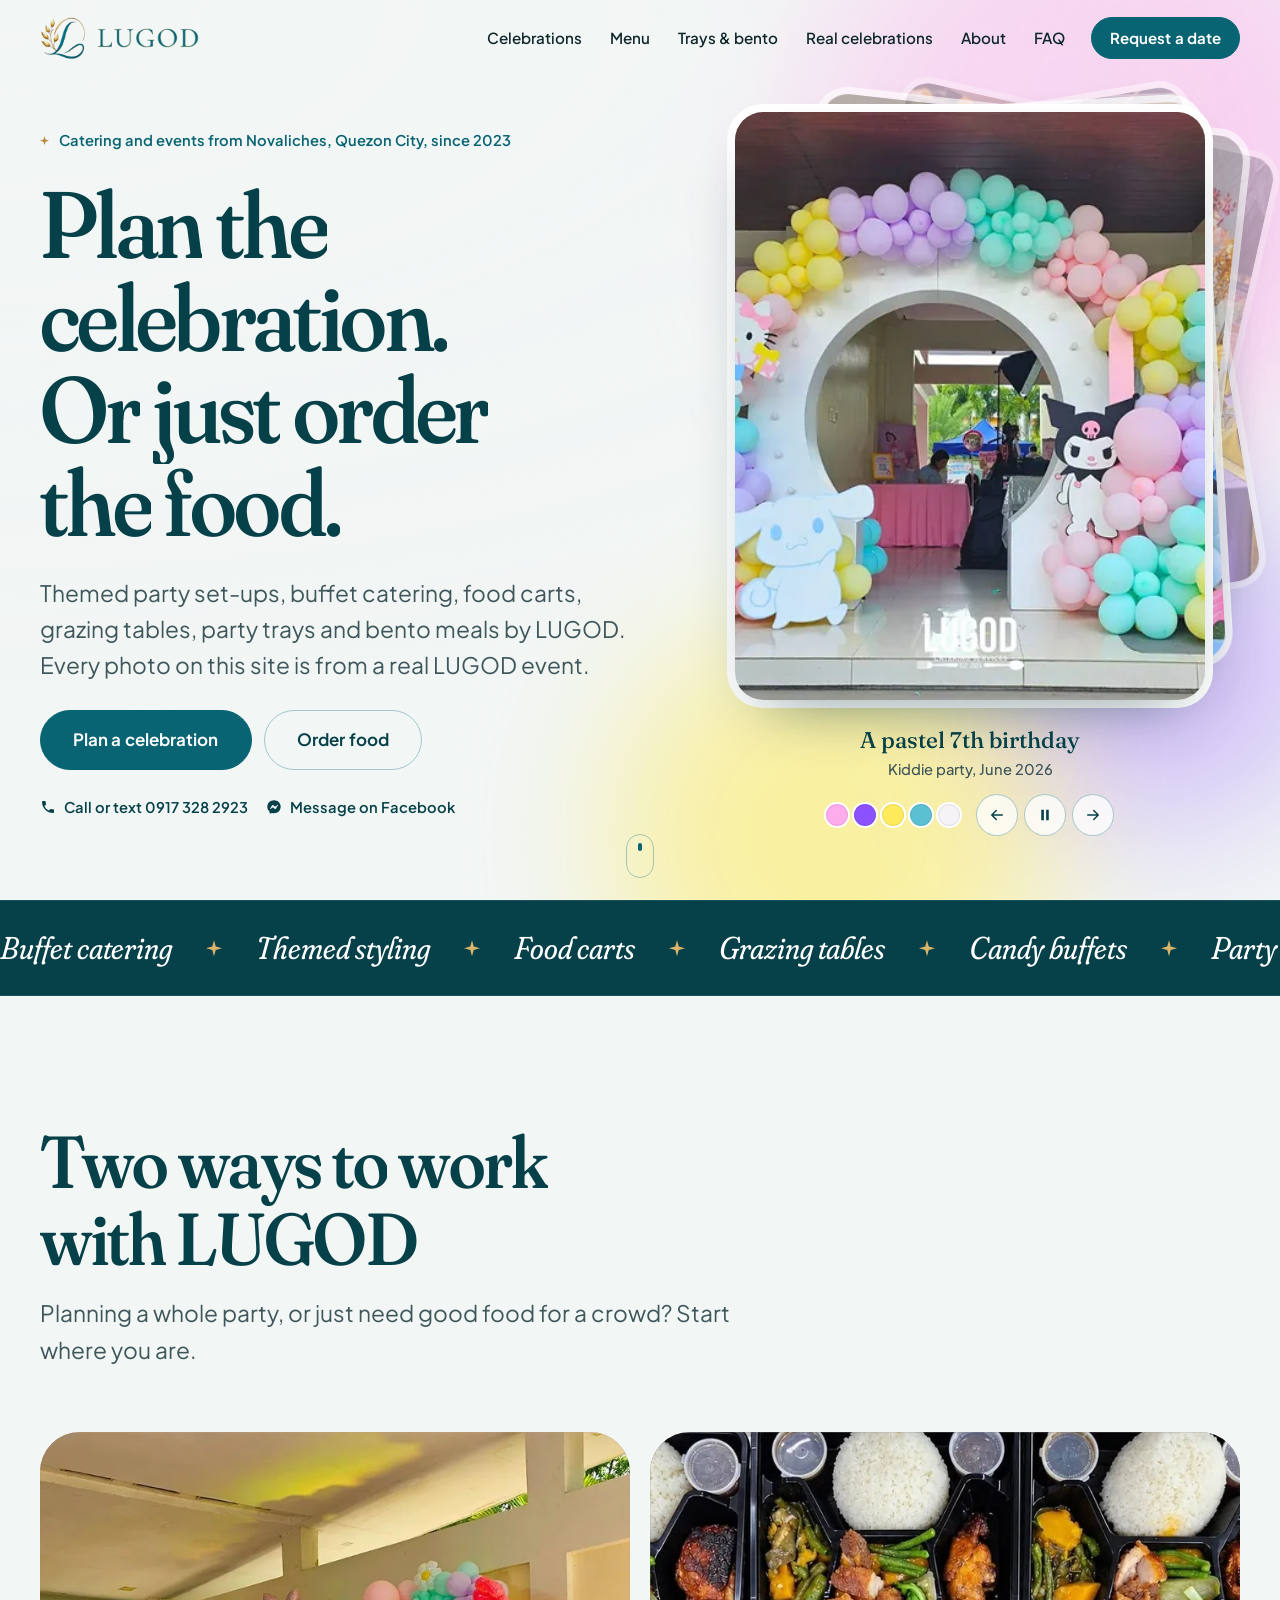
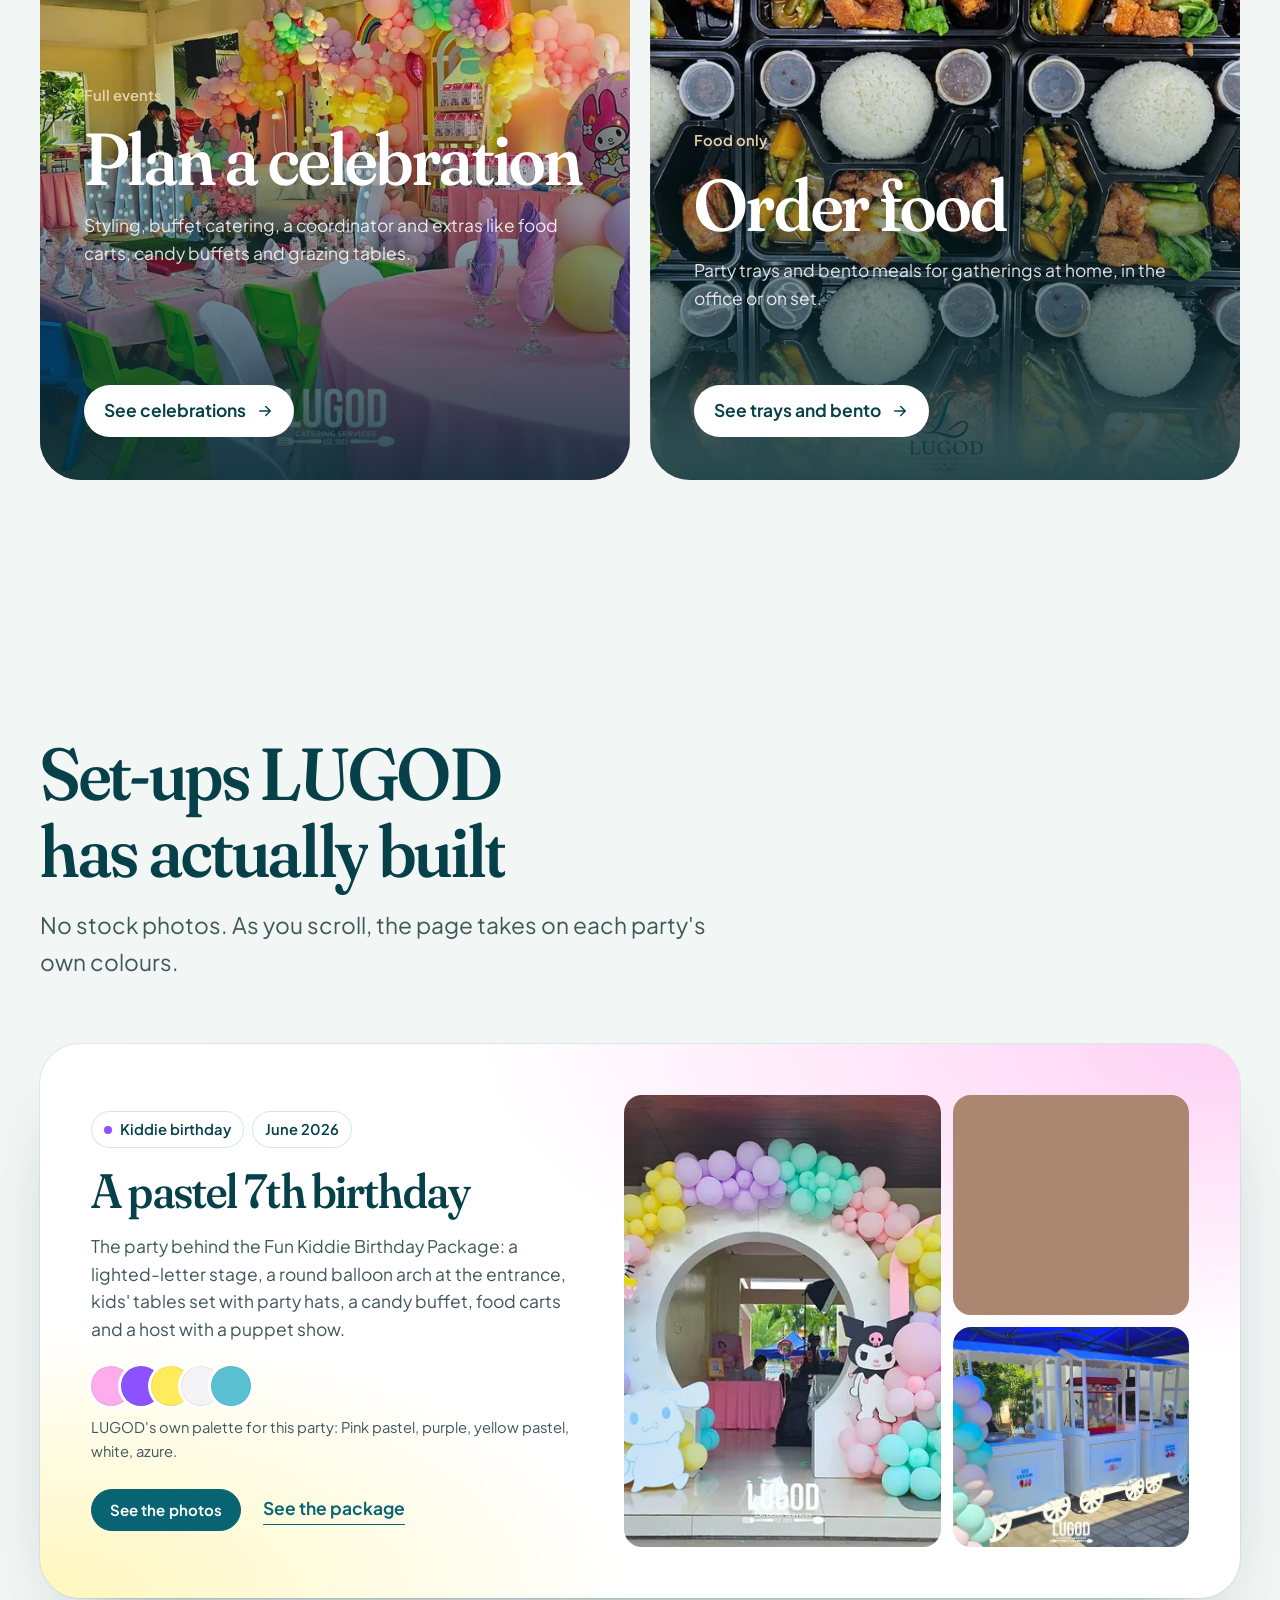
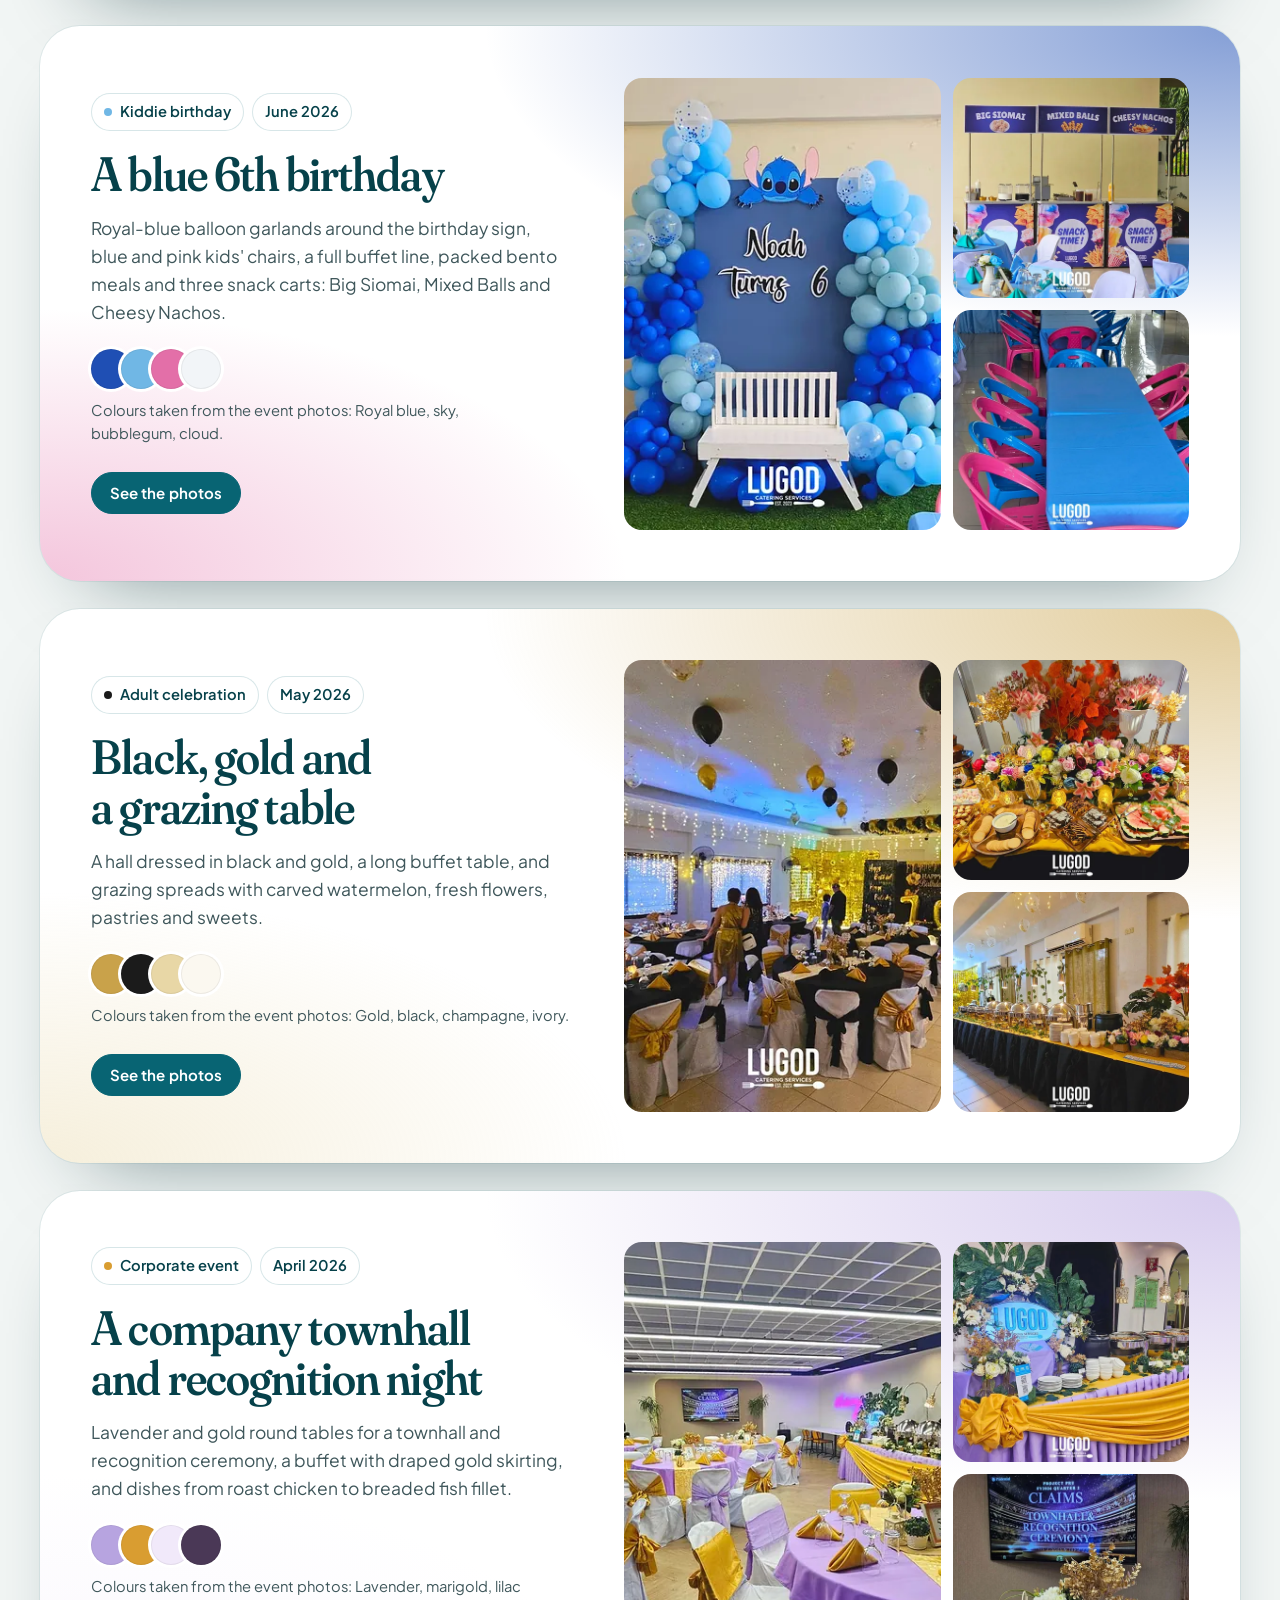
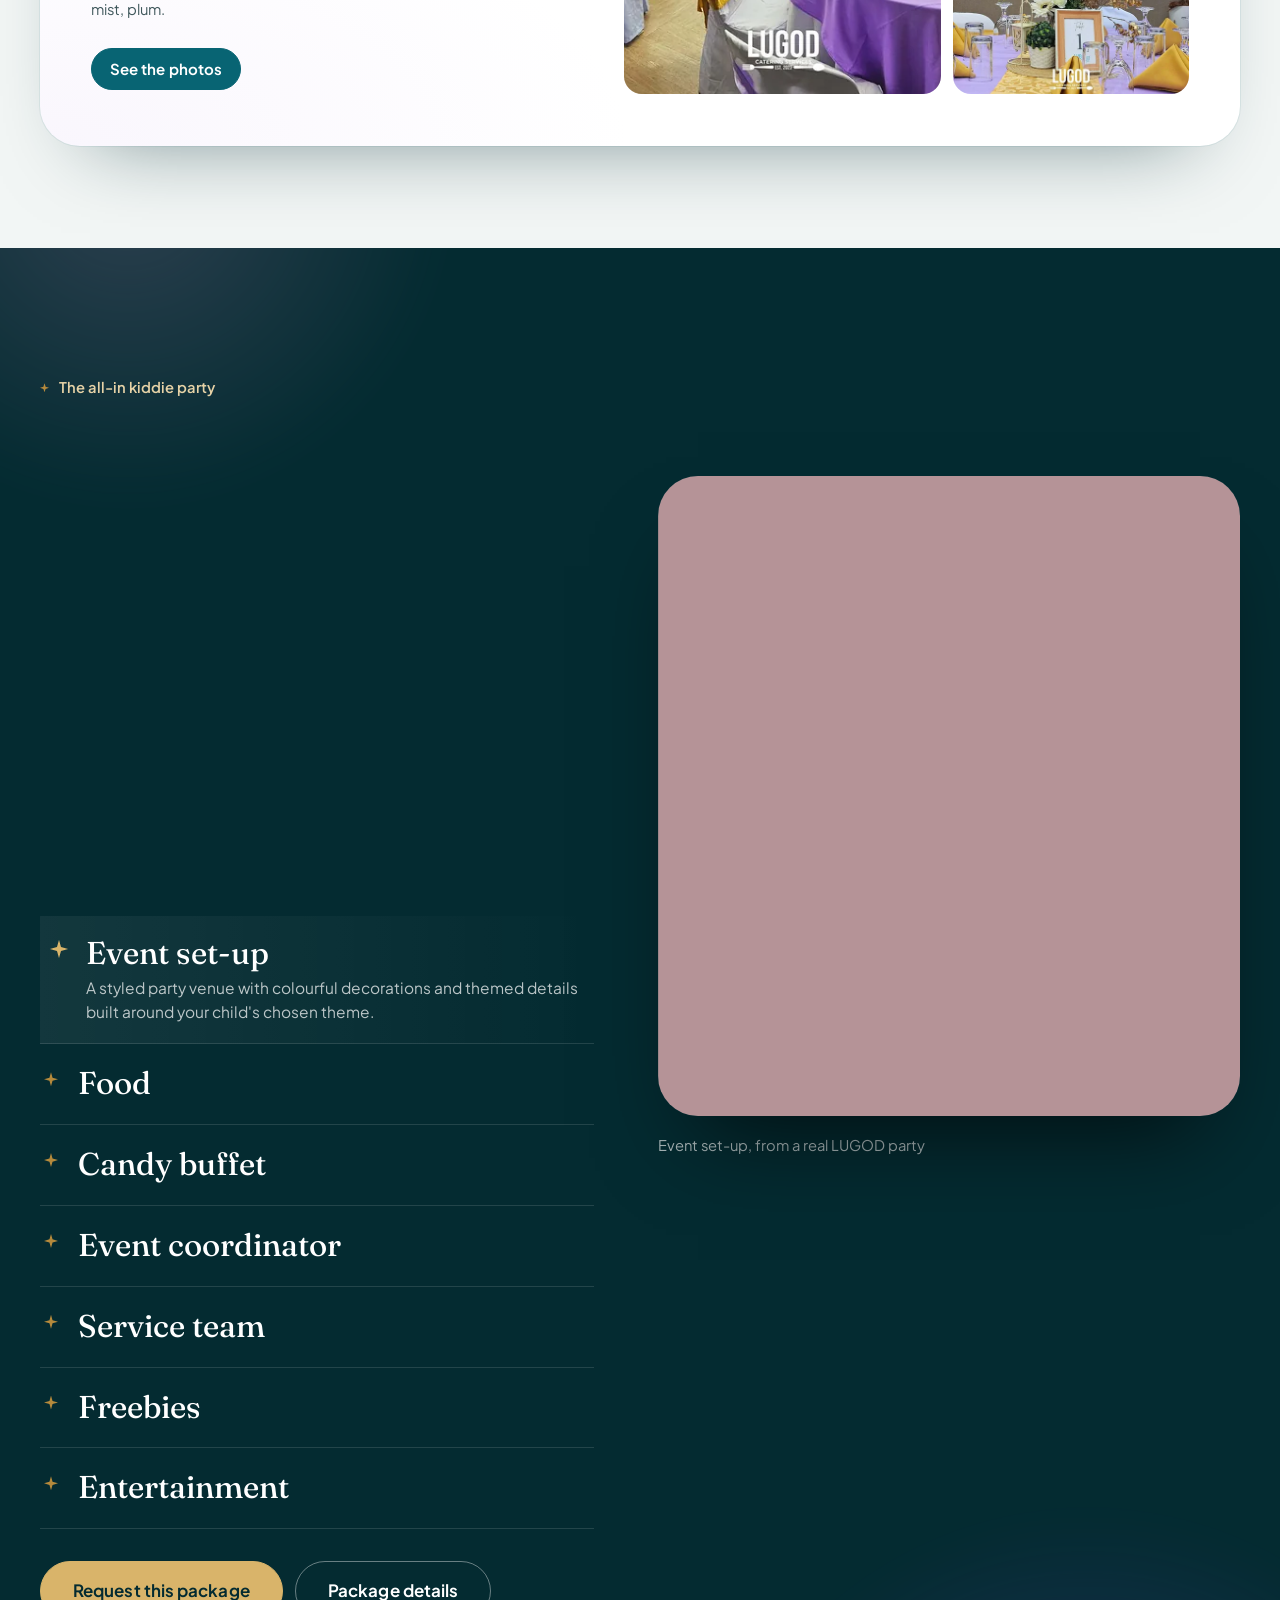
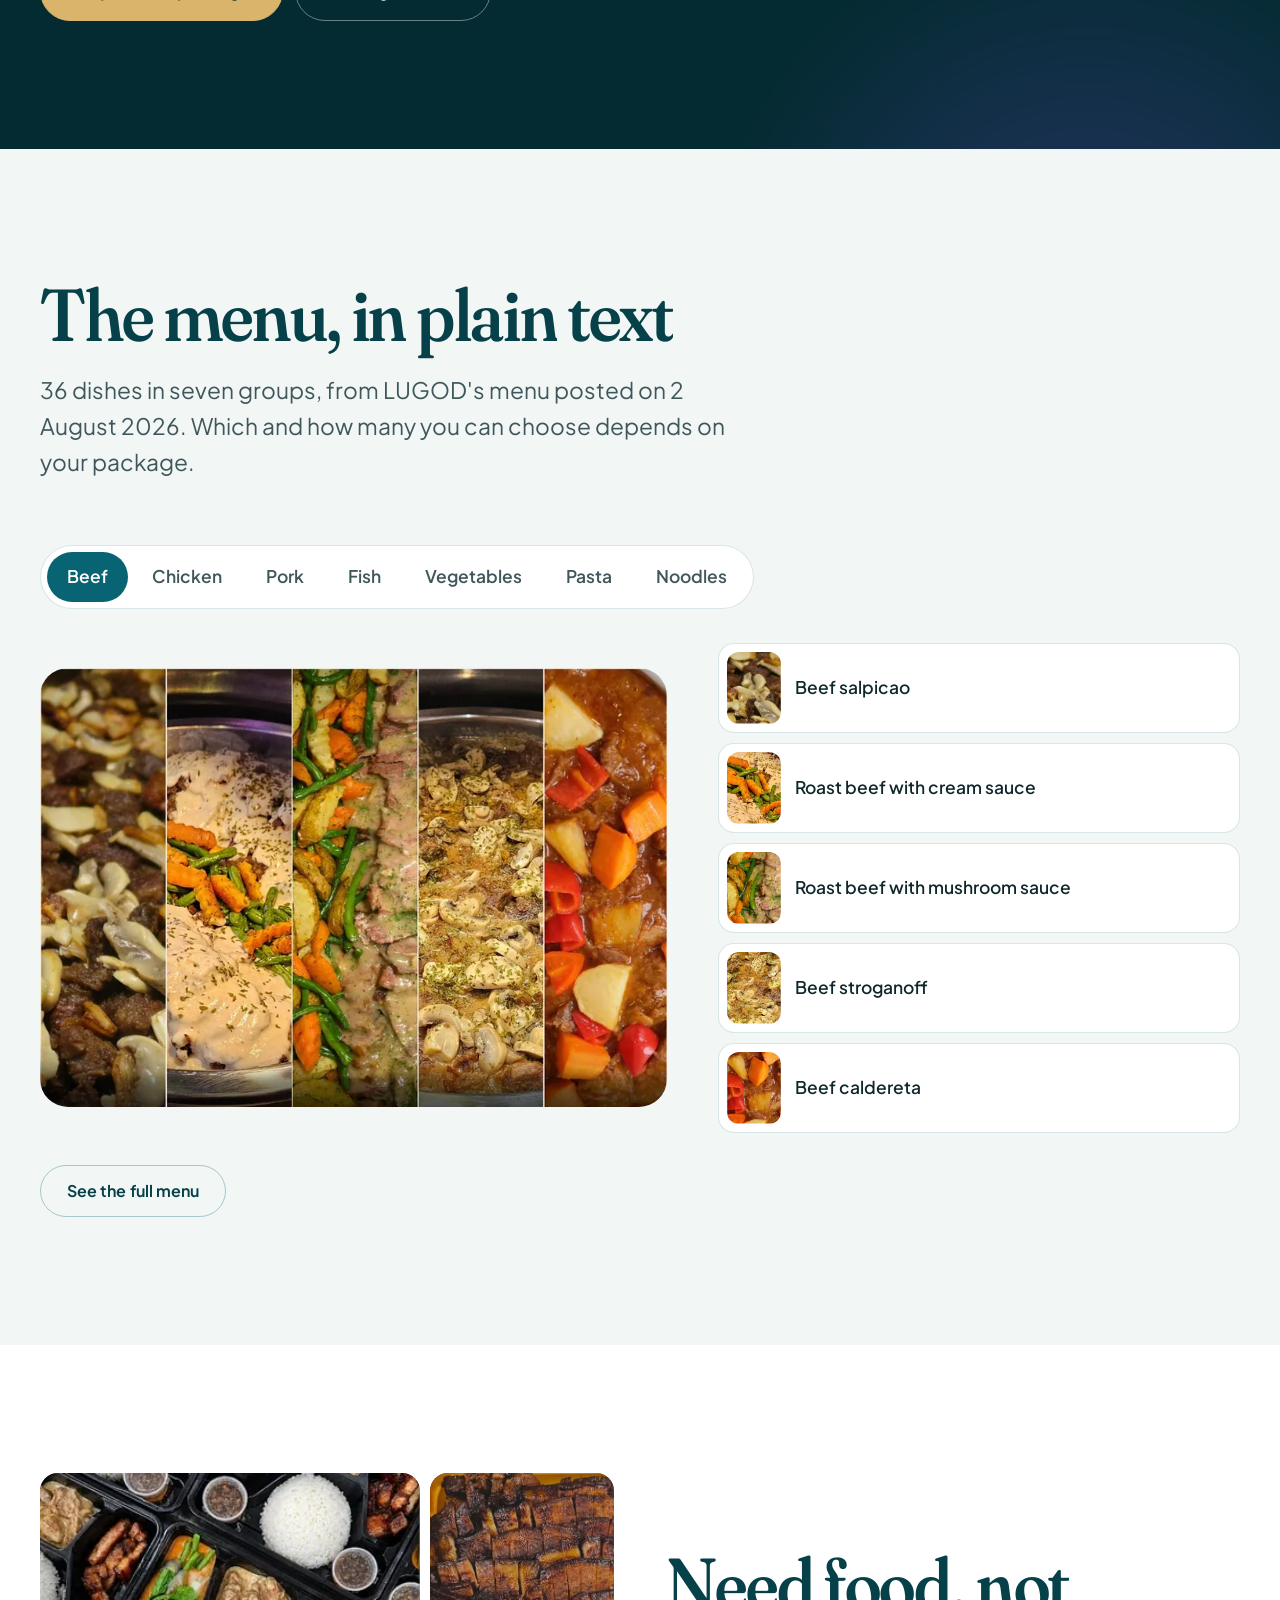
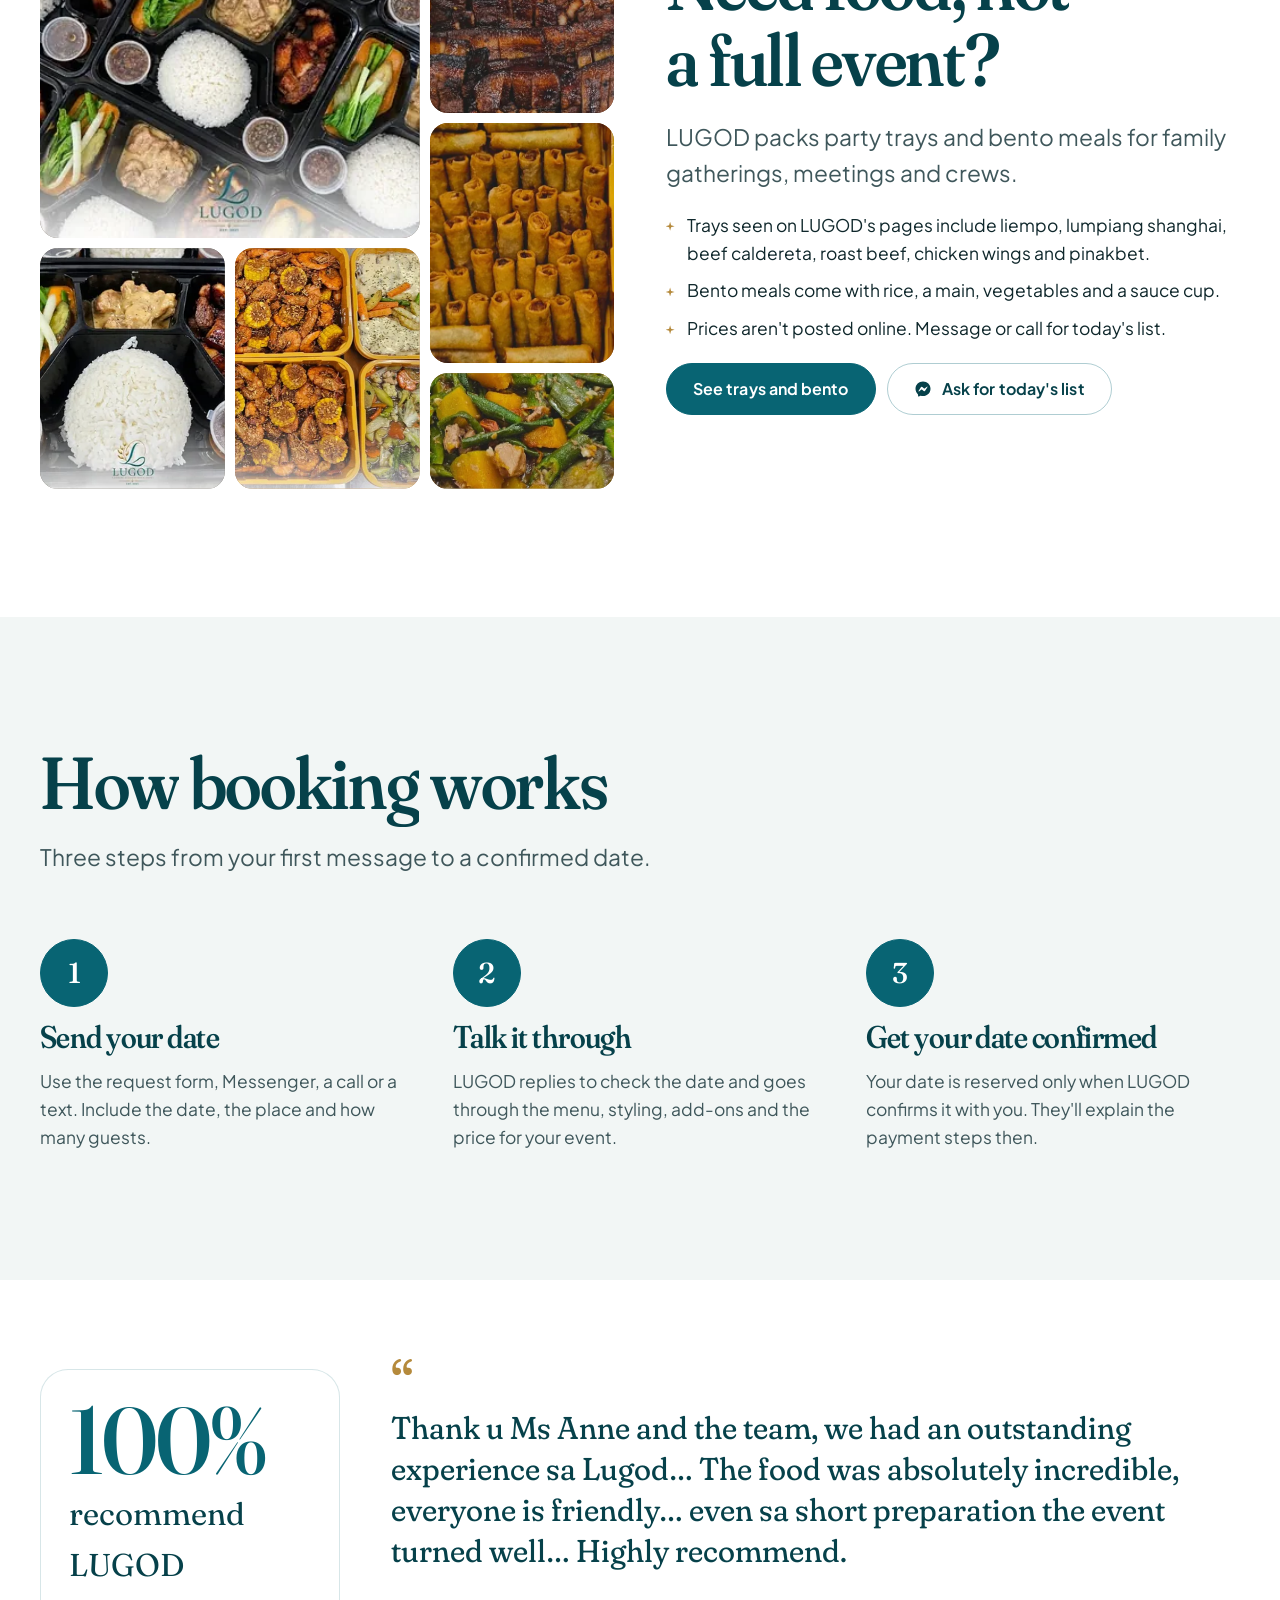
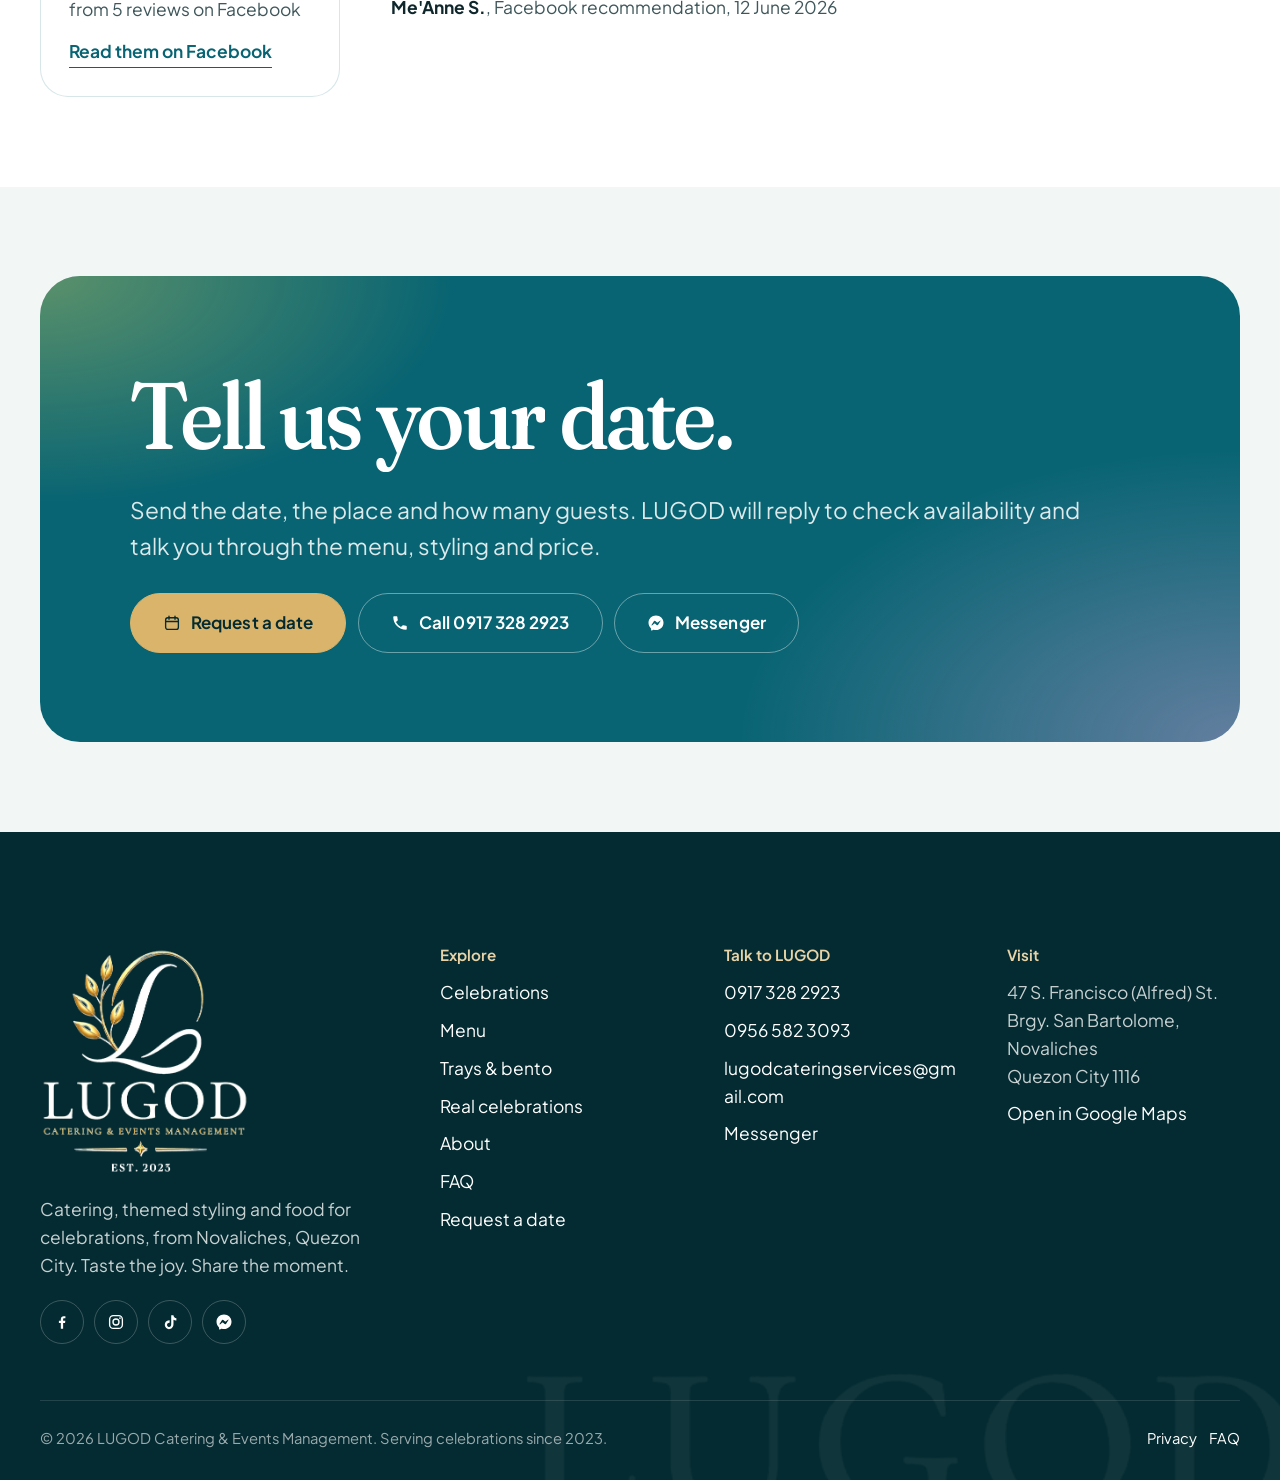
<file: index.html>
<!doctype html>
<html lang="en-PH">
<head>
<meta charset="utf-8">
<meta name="viewport" content="width=device-width, initial-scale=1, viewport-fit=cover">
<title>LUGOD Catering &amp; Events | Catering and party styling in Novaliches, QC</title>
<meta name="description" content="Themed party set-ups, buffet catering, food carts, grazing tables, party trays and bento meals from LUGOD in Novaliches, Quezon City. See real events and request your date.">
<meta name="theme-color" content="#063F48">
<meta property="og:type" content="website">
<meta property="og:site_name" content="LUGOD Catering &amp; Events Management">
<meta property="og:title" content="LUGOD Catering &amp; Events | Catering and party styling in Novaliches, QC">
<meta property="og:description" content="Themed party set-ups, buffet catering, food carts, grazing tables, party trays and bento meals from LUGOD in Novaliches, Quezon City. See real events and request your date.">
<meta property="og:image" content="assets/img/share.jpg">
<meta property="og:locale" content="en_PH">
<meta name="twitter:card" content="summary_large_image">
<link rel="icon" href="favicon.ico" sizes="any">
<link rel="icon" type="image/png" sizes="32x32" href="favicon-32.png">
<link rel="apple-touch-icon" href="apple-touch-icon.png">
<link rel="manifest" href="site.webmanifest">
<link rel="preconnect" href="https://fonts.googleapis.com">
<link rel="preconnect" href="https://fonts.gstatic.com" crossorigin>
<link rel="stylesheet" href="https://fonts.googleapis.com/css2?family=Fraunces:ital,opsz,wght,SOFT@0,9..144,300..800,0..100;1,9..144,300..800,0..100&amp;family=Plus+Jakarta+Sans:wght@400..750&amp;display=swap">
<link rel="stylesheet" href="assets/css/main.css?v=1793234653">
<link rel="preload" as="image" type="image/webp" href="assets/img/raine-arch-800.webp" imagesrcset="assets/img/raine-arch-480.webp 480w, assets/img/raine-arch-800.webp 800w, assets/img/raine-arch-1080.webp 1080w" imagesizes="(max-width: 920px) 90vw, 470px"><script>
(function () {
  var r = document.documentElement;
  r.classList.add("js");
  var reduce = window.matchMedia && matchMedia("(prefers-reduced-motion: reduce)").matches;
  if (reduce) return;
  r.classList.add("motion");
  var s = null;
  try { s = window.sessionStorage; s.getItem("x"); } catch (e) { s = null; }
  if (s) {
    if (s.getItem("lugod-nav")) { r.classList.add("is-entering"); s.removeItem("lugod-nav"); }
    else if (!s.getItem("lugod-seen")) { r.classList.add("is-opening"); }
    s.setItem("lugod-seen", "1");
  }
  window.__lugodFailsafe = setTimeout(function () {
    r.classList.remove("is-opening", "is-entering");
    r.classList.add("is-revealed");
  }, 4000);
})();
</script>
<script type="application/ld+json">
{
  "@context": "https://schema.org",
  "@type": "LocalBusiness",
  "name": "LUGOD Catering & Events Management",
  "description": "Catering, themed event styling, food carts, grazing tables, food trays and bento meals in Novaliches, Quezon City.",
  "image": "assets/img/share.jpg",
  "logo": "assets/img/logo-full.png",
  "telephone": "+63 917 328 2923",
  "email": "lugodcateringservices@gmail.com",
  "foundingDate": "2023",
  "address": {
    "@type": "PostalAddress",
    "streetAddress": "47 S. Francisco (Alfred) St., Brgy. San Bartolome",
    "addressLocality": "Novaliches, Quezon City",
    "addressRegion": "Metro Manila",
    "postalCode": "1116",
    "addressCountry": "PH"
  },
  "sameAs": [
    "https://www.facebook.com/LUGODEVENTS/",
    "https://www.instagram.com/lugodcateringservices/",
    "https://www.tiktok.com/@lugod.catering.servicee"
  ]
}
</script>
</head>
<body class="page-home">
<svg width="0" height="0" style="position:absolute" aria-hidden="true" focusable="false">
  <symbol id="i-phone" viewBox="0 0 24 24"><path fill="currentColor" d="M6.6 10.8a15.5 15.5 0 0 0 6.6 6.6l2.2-2.2c.27-.27.67-.36 1.02-.24 1.12.37 2.33.57 3.58.57.55 0 1 .45 1 1V20c0 .55-.45 1-1 1C10.6 21 3 13.4 3 4c0-.55.45-1 1-1h3.5c.55 0 1 .45 1 1 0 1.25.2 2.45.57 3.57.11.35.03.74-.25 1.02l-2.2 2.21z"/></symbol>
  <symbol id="i-messenger" viewBox="0 0 24 24"><path fill="currentColor" d="M12 2C6.36 2 2 6.13 2 11.7c0 2.91 1.19 5.44 3.14 7.17.16.15.26.35.27.57l.05 1.78c.02.57.6.94 1.12.71l1.98-.87c.17-.08.36-.09.53-.04.91.25 1.88.38 2.91.38 5.64 0 10-4.13 10-9.7C22 6.13 17.64 2 12 2zm5.98 7.46-2.93 4.66a1.5 1.5 0 0 1-2.17.4l-2.33-1.75a.6.6 0 0 0-.72 0l-3.15 2.4c-.42.32-.97-.18-.69-.63l2.94-4.66a1.5 1.5 0 0 1 2.17-.4l2.33 1.75c.21.16.51.16.72 0l3.15-2.39c.42-.32.97.18.68.62z"/></symbol>
  <symbol id="i-mail" viewBox="0 0 24 24"><path fill="none" stroke="currentColor" stroke-width="1.8" stroke-linejoin="round" d="M3.5 6.5h17v11h-17z"/><path fill="none" stroke="currentColor" stroke-width="1.8" stroke-linejoin="round" d="m3.8 7 8.2 6.3L20.2 7"/></symbol>
  <symbol id="i-pin" viewBox="0 0 24 24"><path fill="currentColor" d="M12 2a7 7 0 0 0-7 7c0 5.25 7 13 7 13s7-7.75 7-13a7 7 0 0 0-7-7zm0 9.5a2.5 2.5 0 1 1 0-5 2.5 2.5 0 0 1 0 5z"/></symbol>
  <symbol id="i-arrow" viewBox="0 0 24 24"><path fill="none" stroke="currentColor" stroke-width="2" stroke-linecap="round" stroke-linejoin="round" d="M5 12h14M13 6l6 6-6 6"/></symbol>
  <symbol id="i-arrow-left" viewBox="0 0 24 24"><path fill="none" stroke="currentColor" stroke-width="2" stroke-linecap="round" stroke-linejoin="round" d="M19 12H5M11 6l-6 6 6 6"/></symbol>
  <symbol id="i-close" viewBox="0 0 24 24"><path fill="none" stroke="currentColor" stroke-width="2" stroke-linecap="round" d="M6 6l12 12M18 6 6 18"/></symbol>
  <symbol id="i-facebook" viewBox="0 0 24 24"><path fill="currentColor" d="M13.5 21v-7.6h2.56l.38-2.97H13.5V8.53c0-.86.24-1.45 1.47-1.45h1.57V4.43a21 21 0 0 0-2.29-.12c-2.27 0-3.82 1.39-3.82 3.93v2.19H7.87v2.97h2.56V21h3.07z"/></symbol>
  <symbol id="i-instagram" viewBox="0 0 24 24"><rect x="3.5" y="3.5" width="17" height="17" rx="5" fill="none" stroke="currentColor" stroke-width="1.8"/><circle cx="12" cy="12" r="4" fill="none" stroke="currentColor" stroke-width="1.8"/><circle cx="17.3" cy="6.7" r="1.15" fill="currentColor"/></symbol>
  <symbol id="i-tiktok" viewBox="0 0 24 24"><path fill="currentColor" d="M16.6 3c.32 2.33 1.66 3.82 3.9 3.98v3.12c-1.43.13-2.7-.33-3.86-1.07v5.6c0 6.98-7.6 9.16-10.66 4.16-1.96-3.2-.76-8.84 5.53-9.07v3.3c-.48.08-.99.2-1.46.36-1.4.47-2.19 1.36-1.97 2.93.43 3.02 5.99 3.91 5.53-1.98V3.01h2.99z"/></symbol>
  <symbol id="i-viber" viewBox="0 0 24 24"><path fill="currentColor" d="M11.4 2C7.6 2 4.4 2.6 3.2 7.1c-.6 2.4-.6 5.2 0 7.6.5 2 1.8 3.2 3.6 3.8v2.6c0 .6.7.9 1.1.5l2.4-2.5c.4 0 .8.1 1.2.1 3.8 0 7-.6 8.2-5.1.6-2.4.6-5.2 0-7.6C18.5 2.6 15.2 2 11.4 2zm4.4 12.4c-.4.6-1.1 1.2-1.8 1.1-2.9-.6-6.4-3.9-7.2-7-.2-.8.4-1.6 1-2 .4-.2.8-.2 1.1.1l1.1 1.4c.3.4.2.9-.2 1.2l-.4.3c.6 1.6 1.7 2.7 3.2 3.4l.3-.4c.3-.4.8-.5 1.2-.2l1.4 1c.4.3.4.8.1 1.1z"/></symbol>
  <symbol id="i-sms" viewBox="0 0 24 24"><path fill="none" stroke="currentColor" stroke-width="1.8" stroke-linejoin="round" d="M4 5h16v11H9l-5 4z"/><path stroke="currentColor" stroke-width="1.8" stroke-linecap="round" d="M8.5 10.5h.01M12 10.5h.01M15.5 10.5h.01"/></symbol>
  <symbol id="i-search" viewBox="0 0 24 24"><circle cx="11" cy="11" r="6.5" fill="none" stroke="currentColor" stroke-width="2"/><path stroke="currentColor" stroke-width="2" stroke-linecap="round" d="m16 16 4.5 4.5"/></symbol>
  <symbol id="i-info" viewBox="0 0 24 24"><circle cx="12" cy="12" r="9" fill="none" stroke="currentColor" stroke-width="1.8"/><path stroke="currentColor" stroke-width="2" stroke-linecap="round" d="M12 11v5.5M12 7.5h.01"/></symbol>
  <symbol id="i-copy" viewBox="0 0 24 24"><rect x="8.5" y="8.5" width="11" height="11" rx="2.5" fill="none" stroke="currentColor" stroke-width="1.8"/><path fill="none" stroke="currentColor" stroke-width="1.8" d="M15.5 8.5V6.5a2 2 0 0 0-2-2h-7a2 2 0 0 0-2 2v7a2 2 0 0 0 2 2h2"/></symbol>
  <symbol id="i-pause" viewBox="0 0 24 24"><path fill="currentColor" d="M7 5h3.5v14H7zM13.5 5H17v14h-3.5z"/></symbol>
  <symbol id="i-calendar" viewBox="0 0 24 24"><rect x="3.5" y="5" width="17" height="15.5" rx="3" fill="none" stroke="currentColor" stroke-width="1.8"/><path stroke="currentColor" stroke-width="1.8" stroke-linecap="round" d="M3.5 10h17M8 3v4M16 3v4"/></symbol>
</svg>

<a class="skip" href="#main">Skip to content</a>
<div class="progress" aria-hidden="true"></div>

<div class="curtain" aria-hidden="true">
  <svg class="curtain__ring" viewBox="0 0 200 200"><circle cx="100" cy="100" r="96" pathLength="1000"/></svg>
  <div class="curtain__inner">
    <img class="curtain__emblem" src="assets/img/logo-emblem-light-520.webp" alt="" width="260" height="246">
    <p class="curtain__tag">Taste the joy. Share the moment.</p>
  </div>
</div>

<header class="site-header">
  <div class="wrap">
    <a class="brand" href="index.html" aria-label="LUGOD Catering &amp; Events Management, home">
      <img class="brand__emblem" src="assets/img/logo-emblem-520.webp" alt="" width="46" height="44">
      <img class="brand__word" src="assets/img/logo-wordmark-520.webp" alt="" width="104" height="22">
    </a>
    <nav class="nav" aria-label="Main">
<a href="celebrations.html">Celebrations</a><a href="menu.html">Menu</a><a href="trays-and-bento.html">Trays &amp; bento</a><a href="real-celebrations.html">Real celebrations</a><a href="about.html">About</a><a href="faq.html">FAQ</a>      <a class="btn btn--sm" href="contact.html" data-magnetic>Request a date</a>
    </nav>
    <button class="menu-toggle" type="button" aria-expanded="false" aria-controls="mobile-nav" aria-label="Open menu"><span></span><span></span></button>
  </div>
</header>

<div class="mobile-nav" id="mobile-nav" aria-hidden="true">
  <ul>
    <li><a class="mobile-nav__link" href="index.html" aria-current="page">Home</a></li>
<li><a class="mobile-nav__link" href="celebrations.html">Celebrations</a></li><li><a class="mobile-nav__link" href="menu.html">Menu</a></li><li><a class="mobile-nav__link" href="trays-and-bento.html">Trays &amp; bento</a></li><li><a class="mobile-nav__link" href="real-celebrations.html">Real celebrations</a></li><li><a class="mobile-nav__link" href="about.html">About</a></li><li><a class="mobile-nav__link" href="faq.html">FAQ</a></li>    <li><a class="mobile-nav__link" href="contact.html">Request a date</a></li>
  </ul>
  <div class="mobile-nav__foot">
    <a class="btn btn--gold" href="tel:+639173282923"><svg aria-hidden="true"><use href="#i-phone"/></svg>Call 0917 328 2923</a>
    <a href="https://m.me/LUGODEVENTS" target="_blank" rel="noopener">Message LUGOD on Messenger</a>
  </div>
</div>

<main id="main">

<section class="hero" data-palette="#FEACEC,#8C52FF,#5BC0D2,#FFEB5C">
  <div class="hero__wash" aria-hidden="true">
    <span class="blob blob--1"></span><span class="blob blob--2"></span><span class="blob blob--3"></span>
  </div>
  <div class="wrap hero__grid">
    <div class="hero__copy">
      <p class="kicker" data-hero-in style="--hd:100ms">Catering and events from Novaliches, Quezon City, since 2023</p>
      <h1 class="hero__title" data-split data-split-delay="150"><span class="line">Plan the celebration.</span> <span class="line">Or just order the food.</span></h1>
      <p class="hero__lead" data-hero-in style="--hd:650ms">Themed party set-ups, buffet catering, food carts, grazing tables, party trays and bento meals by LUGOD. Every photo on this site is from a real LUGOD event.</p>
      <div class="hero__actions" data-hero-in style="--hd:800ms">
        <a class="btn btn--lg" href="celebrations.html" data-magnetic>Plan a celebration</a>
        <a class="btn btn--ghost btn--lg" href="trays-and-bento.html" data-magnetic>Order food</a>
      </div>
      <p class="hero__contact" data-hero-in style="--hd:950ms">
        <a href="tel:+639173282923"><svg class="" aria-hidden="true" focusable="false"><use href="#i-phone"/></svg>Call or text 0917 328 2923</a>
        <a href="https://m.me/LUGODEVENTS" target="_blank" rel="noopener"><svg class="" aria-hidden="true" focusable="false"><use href="#i-messenger"/></svg>Message on Facebook</a>
      </p>
    </div>

    <div class="deck" data-deck>
      <div class="deck__stack" role="group" aria-roledescription="slideshow" aria-label="Real LUGOD events">
        <figure class="deck__card" data-title="A pastel 7th birthday" data-sub="Kiddie party, June 2026" data-palette="#FEACEC,#8C52FF,#FFEB5C,#5BC0D2,#F5F3F6" style="--i:0">
          <picture class="pic " style="--avg:#949695" ><source type="image/webp" srcset="assets/img/raine-arch-480.webp 480w, assets/img/raine-arch-800.webp 800w, assets/img/raine-arch-1080.webp 1080w" sizes="(max-width: 920px) 90vw, 470px"><img src="assets/img/raine-arch.jpg" alt="Round white arch with pastel balloon garland at the entrance of a kiddie birthday party" width="1080" height="1080" fetchpriority="high" decoding="async"></picture>
        </figure>
        <figure class="deck__card" data-title="A blue 6th birthday" data-sub="Kiddie party, June 2026" data-palette="#1F4FB4,#70B7E5,#E36FA8,#F2F5F8,#346DAE" style="--i:1">
          <picture class="pic " style="--avg:#7C90A6" ><source type="image/webp" srcset="assets/img/noah-backdrop-480.webp 480w, assets/img/noah-backdrop-800.webp 800w, assets/img/noah-backdrop-1080.webp 1080w" sizes="(max-width: 920px) 90vw, 470px"><img src="assets/img/noah-backdrop.jpg" alt="Royal-blue balloon garland around a birthday sign with a white bench" width="1080" height="1080" loading="lazy" decoding="async"></picture>
        </figure>
        <figure class="deck__card" data-title="Black, gold and a grazing table" data-sub="Celebration, May 2026" data-palette="#1B1B1B,#C9A24A,#E8D7A6,#FBF8F0,#9C6B2F" style="--i:2">
          <picture class="pic " style="--avg:#8D6A47" ><source type="image/webp" srcset="assets/img/grazing-table-480.webp 480w, assets/img/grazing-table-800.webp 800w, assets/img/grazing-table-1080.webp 1080w" sizes="(max-width: 920px) 90vw, 470px"><img src="assets/img/grazing-table.jpg" alt="Grazing table with fresh flowers, fruit, pastries and sweets" width="1080" height="1080" loading="lazy" decoding="async"></picture>
        </figure>
        <figure class="deck__card" data-title="A company townhall" data-sub="Corporate event, April 2026" data-palette="#B7A4E0,#D99D31,#F1E9FA,#4A3856,#8E7CC3" style="--i:3">
          <picture class="pic " style="--avg:#948682" ><source type="image/webp" srcset="assets/img/corp-hall-480.webp 480w, assets/img/corp-hall-800.webp 800w, assets/img/corp-hall-1080.webp 1080w" sizes="(max-width: 920px) 90vw, 470px"><img src="assets/img/corp-hall.jpg" alt="Function hall with lavender and gold round tables set for a company event" width="1080" height="1080" loading="lazy" decoding="async"></picture>
        </figure>
        <figure class="deck__card" data-title="Bento meals for a crowd" data-sub="Food order, October 2026" data-palette="#D89B45,#4E8B3A,#F3EFE6,#7A4A2A,#2E2A26" style="--i:4">
          <picture class="pic " style="--avg:#7B6F60" ><source type="image/webp" srcset="assets/img/bento-single-480.webp 480w" sizes="(max-width: 920px) 90vw, 470px"><img src="assets/img/bento-single.jpg" alt="A bento meal with rice, grilled chicken, vegetables and a sauce cup" width="598" height="900" loading="lazy" decoding="async"></picture>
        </figure>
      </div>
      <div class="deck__meta" data-hero-in style="--hd:900ms">
        <p class="deck__caption">A pastel 7th birthday<span>Kiddie party, June 2026</span></p>
        <div class="deck__row">
          <ul class="swatches deck__swatches" aria-hidden="true"><li style="--c:#FEACEC"></li><li style="--c:#8C52FF"></li><li style="--c:#FFEB5C"></li><li style="--c:#5BC0D2"></li><li style="--c:#F5F3F6"></li></ul>
          <div class="deck__ctrl">
            <button class="icon-btn" type="button" data-deck-prev aria-label="Previous photo"><svg class="" aria-hidden="true" focusable="false"><use href="#i-arrow-left"/></svg></button>
            <button class="icon-btn" type="button" data-deck-play aria-label="Pause slideshow" aria-pressed="false"><svg class="" aria-hidden="true" focusable="false"><use href="#i-pause"/></svg></button>
            <button class="icon-btn" type="button" data-deck-next aria-label="Next photo"><svg class="" aria-hidden="true" focusable="false"><use href="#i-arrow"/></svg></button>
          </div>
        </div>
      </div>
    </div>
  </div>
  <a class="hero__scroll" href="#doors" aria-label="Scroll to the two ways to work with LUGOD"></a>
</section>

<div class="marquee" aria-label="What LUGOD does">
  <div class="marquee__track">
    <div class="marquee__group">
<span class="marquee__item">Buffet catering</span><span class="star" aria-hidden="true"></span><span class="marquee__item">Themed styling</span><span class="star" aria-hidden="true"></span><span class="marquee__item">Food carts</span><span class="star" aria-hidden="true"></span><span class="marquee__item">Grazing tables</span><span class="star" aria-hidden="true"></span><span class="marquee__item">Candy buffets</span><span class="star" aria-hidden="true"></span><span class="marquee__item">Party trays</span><span class="star" aria-hidden="true"></span><span class="marquee__item">Bento meals</span><span class="star" aria-hidden="true"></span><span class="marquee__item">Event coordination</span><span class="star" aria-hidden="true"></span><span class="marquee__item">Kiddie parties</span><span class="star" aria-hidden="true"></span><span class="marquee__item">Company events</span><span class="star" aria-hidden="true"></span>    </div>
    <div class="marquee__group" aria-hidden="true">
<span class="marquee__item">Buffet catering</span><span class="star" aria-hidden="true"></span><span class="marquee__item">Themed styling</span><span class="star" aria-hidden="true"></span><span class="marquee__item">Food carts</span><span class="star" aria-hidden="true"></span><span class="marquee__item">Grazing tables</span><span class="star" aria-hidden="true"></span><span class="marquee__item">Candy buffets</span><span class="star" aria-hidden="true"></span><span class="marquee__item">Party trays</span><span class="star" aria-hidden="true"></span><span class="marquee__item">Bento meals</span><span class="star" aria-hidden="true"></span><span class="marquee__item">Event coordination</span><span class="star" aria-hidden="true"></span><span class="marquee__item">Kiddie parties</span><span class="star" aria-hidden="true"></span><span class="marquee__item">Company events</span><span class="star" aria-hidden="true"></span>    </div>
  </div>
</div>

<section class="section" id="doors">
  <div class="wrap">
    <div class="section-head">
      <h2 data-split class="split-heading">Two ways to work with LUGOD</h2>
      <p data-reveal="up">Planning a whole party, or just need good food for a crowd? Start where you are.</p>
    </div>
    <div class="doors">
      <a class="door" href="celebrations.html" data-reveal="clip">
        <picture class="pic " style="--avg:#AB8670" ><source type="image/webp" srcset="assets/img/raine-hall-480.webp 480w, assets/img/raine-hall-800.webp 800w, assets/img/raine-hall-1080.webp 1080w" sizes="(max-width: 820px) 100vw, 60vw"><img src="assets/img/raine-hall.jpg" alt="" width="1080" height="1080" loading="lazy" decoding="async"></picture>
        <div class="door__body">
          <span class="door__label">Full events</span>
          <h2>Plan a celebration</h2>
          <p>Styling, buffet catering, a coordinator and extras like food carts, candy buffets and grazing tables.</p>
          <ul class="door__chips"><li style="--ci:0">Kiddie parties</li><li style="--ci:1">Birthdays</li><li style="--ci:2">Baptisms</li><li style="--ci:3">Debuts</li><li style="--ci:4">Anniversaries</li><li style="--ci:5">Company events</li></ul>
          <span class="door__go">See celebrations <svg class="" aria-hidden="true" focusable="false"><use href="#i-arrow"/></svg></span>
        </div>
      </a>
      <a class="door" href="trays-and-bento.html" data-reveal="clip" style="--rd:120ms">
        <picture class="pic " style="--avg:#7D7466" ><source type="image/webp" srcset="assets/img/bento-grid-480.webp 480w, assets/img/bento-grid-800.webp 800w" sizes="(max-width: 820px) 100vw, 60vw"><img src="assets/img/bento-grid.jpg" alt="" width="900" height="900" loading="lazy" decoding="async"></picture>
        <div class="door__body">
          <span class="door__label">Food only</span>
          <h2>Order food</h2>
          <p>Party trays and bento meals for gatherings at home, in the office or on set.</p>
          <ul class="door__chips"><li style="--ci:0">Party trays</li><li style="--ci:1">Bento meals</li><li style="--ci:2">Buffet catering</li></ul>
          <span class="door__go">See trays and bento <svg class="" aria-hidden="true" focusable="false"><use href="#i-arrow"/></svg></span>
        </div>
      </a>
    </div>
  </div>
</section>

<section class="section stories" aria-labelledby="stories-title">
  <div class="wrap">
    <div class="section-head">
      <h2 id="stories-title" data-split class="split-heading">Set-ups LUGOD has actually built</h2>
      <p data-reveal="up">No stock photos. As you scroll, the page takes on each party's own colours.</p>
    </div>
    <div class="stack stack--sticky">
      <article class="story" style="--k:0;--s1:#FEACEC;--s2:#8C52FF;--s3:#FFEB5C;--s4:#F5F3F6" data-palette="#FEACEC,#8C52FF,#FFEB5C,#F5F3F6,#5BC0D2">
        <div class="story__inner">
          <div class="story__text">
            <div class="story__meta"><span class="tag tag--dot">Kiddie birthday</span><span class="tag">June 2026</span></div>
            <h3>A pastel 7th birthday</h3>
            <p class="story__lead">The party behind the Fun Kiddie Birthday Package: a lighted-letter stage, a round balloon arch at the entrance, kids&#39; tables set with party hats, a candy buffet, food carts and a host with a puppet show.</p>
            <div class="palette">
  <ul aria-hidden="true"><li style="--c:#FEACEC" title="Pink pastel #FEACEC"></li><li style="--c:#8C52FF" title="Purple #8C52FF"></li><li style="--c:#FFEB5C" title="Yellow pastel #FFEB5C"></li><li style="--c:#F5F3F6" title="White #F5F3F6"></li><li style="--c:#5BC0D2" title="Azure #5BC0D2"></li></ul>
  <p>LUGOD&#39;s own palette for this party: Pink pastel, purple, yellow pastel, white, azure.</p>
</div>
            <div class="story__links">
              <a class="btn btn--sm" href="real-celebrations.html#pastel-seventh">See the photos</a>
<a class="link" href="#package">See the package</a>            </div>
          </div>
          <div class="story__media">
            <picture class="pic " style="--avg:#949695" ><source type="image/webp" srcset="assets/img/raine-arch-480.webp 480w, assets/img/raine-arch-800.webp 800w, assets/img/raine-arch-1080.webp 1080w" sizes="(max-width: 980px) 60vw, 34vw"><img src="assets/img/raine-arch.jpg" alt="A pastel 7th birthday: main set-up" width="1080" height="1080" loading="lazy" decoding="async"></picture>
            <picture class="pic " style="--avg:#AB8670" ><source type="image/webp" srcset="assets/img/raine-hall-480.webp 480w, assets/img/raine-hall-800.webp 800w, assets/img/raine-hall-1080.webp 1080w" sizes="(max-width: 980px) 40vw, 22vw"><img src="assets/img/raine-hall.jpg" alt="" width="1080" height="1080" loading="lazy" decoding="async"></picture>
            <picture class="pic " style="--avg:#7586A4" ><source type="image/webp" srcset="assets/img/raine-carts-480.webp 480w, assets/img/raine-carts-800.webp 800w, assets/img/raine-carts-1080.webp 1080w" sizes="(max-width: 980px) 40vw, 22vw"><img src="assets/img/raine-carts.jpg" alt="" width="1080" height="1080" loading="lazy" decoding="async"></picture>
          </div>
        </div>
      </article>
      <article class="story" style="--k:1;--s1:#1F4FB4;--s2:#70B7E5;--s3:#E36FA8;--s4:#F2F5F8" data-palette="#1F4FB4,#70B7E5,#E36FA8,#F2F5F8">
        <div class="story__inner">
          <div class="story__text">
            <div class="story__meta"><span class="tag tag--dot">Kiddie birthday</span><span class="tag">June 2026</span></div>
            <h3>A blue 6th birthday</h3>
            <p class="story__lead">Royal-blue balloon garlands around the birthday sign, blue and pink kids&#39; chairs, a full buffet line, packed bento meals and three snack carts: Big Siomai, Mixed Balls and Cheesy Nachos.</p>
            <div class="palette">
  <ul aria-hidden="true"><li style="--c:#1F4FB4" title="Royal blue #1F4FB4"></li><li style="--c:#70B7E5" title="Sky #70B7E5"></li><li style="--c:#E36FA8" title="Bubblegum #E36FA8"></li><li style="--c:#F2F5F8" title="Cloud #F2F5F8"></li></ul>
  <p>Colours taken from the event photos: Royal blue, sky, bubblegum, cloud.</p>
</div>
            <div class="story__links">
              <a class="btn btn--sm" href="real-celebrations.html#blue-sixth">See the photos</a>
            </div>
          </div>
          <div class="story__media">
            <picture class="pic " style="--avg:#7C90A6" ><source type="image/webp" srcset="assets/img/noah-backdrop-480.webp 480w, assets/img/noah-backdrop-800.webp 800w, assets/img/noah-backdrop-1080.webp 1080w" sizes="(max-width: 980px) 60vw, 34vw"><img src="assets/img/noah-backdrop.jpg" alt="A blue 6th birthday: main set-up" width="1080" height="1080" loading="lazy" decoding="async"></picture>
            <picture class="pic " style="--avg:#95928E" ><source type="image/webp" srcset="assets/img/noah-food-carts-480.webp 480w, assets/img/noah-food-carts-800.webp 800w, assets/img/noah-food-carts-1080.webp 1080w" sizes="(max-width: 980px) 40vw, 22vw"><img src="assets/img/noah-food-carts.jpg" alt="" width="1080" height="1080" loading="lazy" decoding="async"></picture>
            <picture class="pic " style="--avg:#56669A" ><source type="image/webp" srcset="assets/img/noah-kids-tables-480.webp 480w, assets/img/noah-kids-tables-800.webp 800w, assets/img/noah-kids-tables-1080.webp 1080w" sizes="(max-width: 980px) 40vw, 22vw"><img src="assets/img/noah-kids-tables.jpg" alt="" width="1080" height="1080" loading="lazy" decoding="async"></picture>
          </div>
        </div>
      </article>
      <article class="story" style="--k:2;--s1:#C9A24A;--s2:#1B1B1B;--s3:#E8D7A6;--s4:#FBF8F0" data-palette="#C9A24A,#1B1B1B,#E8D7A6,#FBF8F0">
        <div class="story__inner">
          <div class="story__text">
            <div class="story__meta"><span class="tag tag--dot">Adult celebration</span><span class="tag">May 2026</span></div>
            <h3>Black, gold and a grazing table</h3>
            <p class="story__lead">A hall dressed in black and gold, a long buffet table, and grazing spreads with carved watermelon, fresh flowers, pastries and sweets.</p>
            <div class="palette">
  <ul aria-hidden="true"><li style="--c:#C9A24A" title="Gold #C9A24A"></li><li style="--c:#1B1B1B" title="Black #1B1B1B"></li><li style="--c:#E8D7A6" title="Champagne #E8D7A6"></li><li style="--c:#FBF8F0" title="Ivory #FBF8F0"></li></ul>
  <p>Colours taken from the event photos: Gold, black, champagne, ivory.</p>
</div>
            <div class="story__links">
              <a class="btn btn--sm" href="real-celebrations.html#black-gold">See the photos</a>
            </div>
          </div>
          <div class="story__media">
            <picture class="pic " style="--avg:#80756B" ><source type="image/webp" srcset="assets/img/gold-hall-480.webp 480w, assets/img/gold-hall-800.webp 800w, assets/img/gold-hall-1080.webp 1080w" sizes="(max-width: 980px) 60vw, 34vw"><img src="assets/img/gold-hall.jpg" alt="Black, gold and a grazing table: main set-up" width="1080" height="1080" loading="lazy" decoding="async"></picture>
            <picture class="pic " style="--avg:#8D6A47" ><source type="image/webp" srcset="assets/img/grazing-table-480.webp 480w, assets/img/grazing-table-800.webp 800w, assets/img/grazing-table-1080.webp 1080w" sizes="(max-width: 980px) 40vw, 22vw"><img src="assets/img/grazing-table.jpg" alt="" width="1080" height="1080" loading="lazy" decoding="async"></picture>
            <picture class="pic " style="--avg:#85735B" ><source type="image/webp" srcset="assets/img/gold-buffet-line-480.webp 480w, assets/img/gold-buffet-line-800.webp 800w, assets/img/gold-buffet-line-1080.webp 1080w" sizes="(max-width: 980px) 40vw, 22vw"><img src="assets/img/gold-buffet-line.jpg" alt="" width="1080" height="1080" loading="lazy" decoding="async"></picture>
          </div>
        </div>
      </article>
      <article class="story" style="--k:3;--s1:#B7A4E0;--s2:#D99D31;--s3:#F1E9FA;--s4:#4A3856" data-palette="#B7A4E0,#D99D31,#F1E9FA,#4A3856">
        <div class="story__inner">
          <div class="story__text">
            <div class="story__meta"><span class="tag tag--dot">Corporate event</span><span class="tag">April 2026</span></div>
            <h3>A company townhall and recognition night</h3>
            <p class="story__lead">Lavender and gold round tables for a townhall and recognition ceremony, a buffet with draped gold skirting, and dishes from roast chicken to breaded fish fillet.</p>
            <div class="palette">
  <ul aria-hidden="true"><li style="--c:#B7A4E0" title="Lavender #B7A4E0"></li><li style="--c:#D99D31" title="Marigold #D99D31"></li><li style="--c:#F1E9FA" title="Lilac mist #F1E9FA"></li><li style="--c:#4A3856" title="Plum #4A3856"></li></ul>
  <p>Colours taken from the event photos: Lavender, marigold, lilac mist, plum.</p>
</div>
            <div class="story__links">
              <a class="btn btn--sm" href="real-celebrations.html#townhall">See the photos</a>
            </div>
          </div>
          <div class="story__media">
            <picture class="pic " style="--avg:#948682" ><source type="image/webp" srcset="assets/img/corp-hall-480.webp 480w, assets/img/corp-hall-800.webp 800w, assets/img/corp-hall-1080.webp 1080w" sizes="(max-width: 980px) 60vw, 34vw"><img src="assets/img/corp-hall.jpg" alt="A company townhall and recognition night: main set-up" width="1080" height="1080" loading="lazy" decoding="async"></picture>
            <picture class="pic " style="--avg:#8A7E70" ><source type="image/webp" srcset="assets/img/corp-buffet-480.webp 480w, assets/img/corp-buffet-800.webp 800w, assets/img/corp-buffet-1080.webp 1080w" sizes="(max-width: 980px) 40vw, 22vw"><img src="assets/img/corp-buffet.jpg" alt="" width="1080" height="1080" loading="lazy" decoding="async"></picture>
            <picture class="pic " style="--avg:#7B7271" ><source type="image/webp" srcset="assets/img/corp-stage-480.webp 480w, assets/img/corp-stage-800.webp 800w, assets/img/corp-stage-1080.webp 1080w" sizes="(max-width: 980px) 40vw, 22vw"><img src="assets/img/corp-stage.jpg" alt="" width="1080" height="1080" loading="lazy" decoding="async"></picture>
          </div>
        </div>
      </article>
    </div>
  </div>
</section>

<section class="section pkg" id="package" aria-labelledby="pkg-title" data-palette="#FEACEC,#8C52FF,#5BC0D2,#FFEB5C">
  <div class="wrap pkg__grid" data-incl>
    <div class="pkg__intro">
      <p class="kicker">The all-in kiddie party</p>
      <h2 id="pkg-title" data-split class="split-heading">Fun Kiddie Birthday Package</h2>
      <p data-reveal="up">Styling, food, a candy buffet, a coordinator, a service team, freebies and entertainment. The photos are from the pastel 7th birthday LUGOD uses to show this package.</p>
      <div class="price" data-reveal="up">
        <span class="price__amt">₱99,000</span>
        <span class="price__basis">for 100 pax</span>
        <p class="price__note">Price as posted by LUGOD on <a href="https://www.instagram.com/lugodcateringservices/p/DZl3MJDk1b0/" target="_blank" rel="noopener">Instagram on 14 June 2026</a>. Confirm today's rate and the full inclusions when you request your date.</p>
      </div>
      <ul class="incl">
        <li>
          <button class="incl__btn" type="button" aria-pressed="true" data-key="setup" data-cap="Event set-up, from a real LUGOD party" aria-controls="pkg-frame">
            <span class="star" aria-hidden="true"></span>
            <span class="incl__name">Event set-up</span>
            <span class="incl__text"><span>A styled party venue with colourful decorations and themed details built around your child&#39;s chosen theme.</span></span>
          </button>
        </li>
        <li>
          <button class="incl__btn" type="button" aria-pressed="false" data-key="food" data-cap="Food, from a real LUGOD party" aria-controls="pkg-frame">
            <span class="star" aria-hidden="true"></span>
            <span class="incl__name">Food</span>
            <span class="incl__text"><span>A buffet of dishes prepared and presented for your guests. At this party: roast beef with mushroom sauce, crispy pork kare-kare, breaded fish fillet with garlic mayo, chopsuey with quail egg, baked mac and steamed rice.</span></span>
          </button>
        </li>
        <li>
          <button class="incl__btn" type="button" aria-pressed="false" data-key="candy" data-cap="Candy buffet, from a real LUGOD party" aria-controls="pkg-frame">
            <span class="star" aria-hidden="true"></span>
            <span class="incl__name">Candy buffet</span>
            <span class="incl__text"><span>A table of sweets and colourful treats for kids and the kids-at-heart.</span></span>
          </button>
        </li>
        <li>
          <button class="incl__btn" type="button" aria-pressed="false" data-key="coordinator" data-cap="Event coordinator, from a real LUGOD party" aria-controls="pkg-frame">
            <span class="star" aria-hidden="true"></span>
            <span class="incl__name">Event coordinator</span>
            <span class="incl__text"><span>The LUGOD team keeps the details organised and the programme running, so you can stay with your family and guests.</span></span>
          </button>
        </li>
        <li>
          <button class="incl__btn" type="button" aria-pressed="false" data-key="service" data-cap="Service team, from a real LUGOD party" aria-controls="pkg-frame">
            <span class="star" aria-hidden="true"></span>
            <span class="incl__name">Service team</span>
            <span class="incl__text"><span>Friendly, attentive staff on the floor, at the buffet and at the food carts, from first guest to last.</span></span>
          </button>
        </li>
        <li>
          <button class="incl__btn" type="button" aria-pressed="false" data-key="freebies" data-cap="Freebies, from a real LUGOD party" aria-controls="pkg-frame">
            <span class="star" aria-hidden="true"></span>
            <span class="incl__name">Freebies</span>
            <span class="incl__text"><span>Extra surprises and giveaways for the celebrant and the kids.</span></span>
          </button>
        </li>
        <li>
          <button class="incl__btn" type="button" aria-pressed="false" data-key="entertainment" data-cap="Entertainment, from a real LUGOD party" aria-controls="pkg-frame">
            <span class="star" aria-hidden="true"></span>
            <span class="incl__name">Entertainment</span>
            <span class="incl__text"><span>LUGOD&#39;s post for this package lists entertainment. At this party, a host ran the programme with a puppet show.</span></span>
          </button>
        </li>
      </ul>
      <div class="pkg__cta">
        <a class="btn btn--gold btn--lg" href="contact.html?type=kiddie&amp;package=fun-kiddie" data-magnetic>Request this package</a>
<a class="btn btn--outline-light btn--lg" href="celebrations.html#package-detail">Package details</a>      </div>
    </div>
    <div class="pkg__visual">
      <div class="pkg__frame" id="pkg-frame" aria-live="off">
        <picture class="pic is-active" style="--avg:#B59397" data-key="setup"><source type="image/webp" srcset="assets/img/raine-tables-480.webp 480w, assets/img/raine-tables-800.webp 800w, assets/img/raine-tables-1080.webp 1080w" sizes="(max-width: 980px) 100vw, 46vw"><img src="assets/img/raine-tables.jpg" alt="Event set-up at a LUGOD kiddie party" width="1080" height="1080" loading="lazy" decoding="async"></picture>
        <picture class="pic " style="--avg:#977559" data-key="food"><source type="image/webp" srcset="assets/img/raine-buffet-480.webp 480w, assets/img/raine-buffet-800.webp 800w, assets/img/raine-buffet-1080.webp 1080w" sizes="(max-width: 980px) 100vw, 46vw"><img src="assets/img/raine-buffet.jpg" alt="Food at a LUGOD kiddie party" width="1080" height="1080" loading="lazy" decoding="async"></picture>
        <picture class="pic " style="--avg:#AA8C91" data-key="candy"><source type="image/webp" srcset="assets/img/raine-candy-480.webp 480w, assets/img/raine-candy-800.webp 800w, assets/img/raine-candy-1080.webp 1080w" sizes="(max-width: 980px) 100vw, 46vw"><img src="assets/img/raine-candy.jpg" alt="Candy buffet at a LUGOD kiddie party" width="1080" height="1080" loading="lazy" decoding="async"></picture>
        <picture class="pic " style="--avg:#A59992" data-key="coordinator"><source type="image/webp" srcset="assets/img/pkg-coordinator-463.webp 463w" sizes="(max-width: 980px) 100vw, 46vw"><img src="assets/img/pkg-coordinator.jpg" alt="Event coordinator at a LUGOD kiddie party" width="463" height="217" loading="lazy" decoding="async"></picture>
        <picture class="pic " style="--avg:#888384" data-key="service"><source type="image/webp" srcset="assets/img/pkg-service-463.webp 463w" sizes="(max-width: 980px) 100vw, 46vw"><img src="assets/img/pkg-service.jpg" alt="Service team at a LUGOD kiddie party" width="463" height="216" loading="lazy" decoding="async"></picture>
        <picture class="pic " style="--avg:#917C8E" data-key="freebies"><source type="image/webp" srcset="assets/img/pkg-freebies-463.webp 463w" sizes="(max-width: 980px) 100vw, 46vw"><img src="assets/img/pkg-freebies.jpg" alt="Freebies at a LUGOD kiddie party" width="463" height="215" loading="lazy" decoding="async"></picture>
        <picture class="pic " style="--avg:#6E5C64" data-key="entertainment"><source type="image/webp" srcset="assets/img/raine-host-480.webp 480w, assets/img/raine-host-800.webp 800w, assets/img/raine-host-1080.webp 1080w" sizes="(max-width: 980px) 100vw, 46vw"><img src="assets/img/raine-host.jpg" alt="Entertainment at a LUGOD kiddie party" width="1080" height="1080" loading="lazy" decoding="async"></picture>
      </div>
      <p class="pkg__cap">Event set-up, from a real LUGOD party</p>
    </div>
  </div>
</section>
<section class="section" aria-labelledby="menu-title">
  <div class="wrap" data-tabs>
    <div class="section-head">
      <h2 id="menu-title" data-split class="split-heading">The menu, in plain text</h2>
      <p data-reveal="up">36 dishes in seven groups, from LUGOD's menu posted on 2 August 2026. Which and how many you can choose depends on your package.</p>
    </div>
    <div class="tabs" role="tablist" aria-label="Menu groups">
      <span class="tabs__ink" aria-hidden="true"></span>
<button class="tab" role="tab" type="button" id="tab-beef" aria-controls="panel-beef" aria-selected="true">Beef</button><button class="tab" role="tab" type="button" id="tab-chicken" aria-controls="panel-chicken" aria-selected="false" tabindex="-1">Chicken</button><button class="tab" role="tab" type="button" id="tab-pork" aria-controls="panel-pork" aria-selected="false" tabindex="-1">Pork</button><button class="tab" role="tab" type="button" id="tab-fish" aria-controls="panel-fish" aria-selected="false" tabindex="-1">Fish</button><button class="tab" role="tab" type="button" id="tab-vegetables" aria-controls="panel-vegetables" aria-selected="false" tabindex="-1">Vegetables</button><button class="tab" role="tab" type="button" id="tab-pasta" aria-controls="panel-pasta" aria-selected="false" tabindex="-1">Pasta</button><button class="tab" role="tab" type="button" id="tab-noodles" aria-controls="panel-noodles" aria-selected="false" tabindex="-1">Noodles</button>    </div>
    <div class="tabpanel" role="tabpanel" id="panel-beef" aria-labelledby="tab-beef">
      <picture class="pic " style="--avg:#936935" ><source type="image/webp" srcset="assets/img/cat-beef-480.webp 480w, assets/img/cat-beef-800.webp 800w, assets/img/cat-beef-1080.webp 1080w" sizes="(max-width: 860px) 100vw, 55vw"><img src="assets/img/cat-beef.jpg" alt="Beef dishes from LUGOD&#39;s buffet" width="1080" height="756" loading="lazy" decoding="async"></picture>
      <ul class="dish-list">
<li style="--di:0"><picture class="pic " style="--avg:#7A5D35" ><source type="image/webp" srcset="assets/img/dish-beef-salpicao-208.webp 208w" sizes="54px"><img src="assets/img/dish-beef-salpicao.jpg" alt="" width="208" height="648" loading="lazy" decoding="async"></picture><span>Beef salpicao</span></li><li style="--di:1"><picture class="pic " style="--avg:#AF854D" ><source type="image/webp" srcset="assets/img/dish-roast-beef-cream-208.webp 208w" sizes="54px"><img src="assets/img/dish-roast-beef-cream.jpg" alt="" width="208" height="648" loading="lazy" decoding="async"></picture><span>Roast beef with cream sauce</span></li><li style="--di:2"><picture class="pic " style="--avg:#94712C" ><source type="image/webp" srcset="assets/img/dish-roast-beef-mushroom-208.webp 208w" sizes="54px"><img src="assets/img/dish-roast-beef-mushroom.jpg" alt="" width="208" height="648" loading="lazy" decoding="async"></picture><span>Roast beef with mushroom sauce</span></li><li style="--di:3"><picture class="pic " style="--avg:#9F7A3F" ><source type="image/webp" srcset="assets/img/dish-beef-stroganoff-208.webp 208w" sizes="54px"><img src="assets/img/dish-beef-stroganoff.jpg" alt="" width="208" height="648" loading="lazy" decoding="async"></picture><span>Beef stroganoff</span></li><li style="--di:4"><picture class="pic " style="--avg:#B05A22" ><source type="image/webp" srcset="assets/img/dish-beef-caldereta-208.webp 208w" sizes="54px"><img src="assets/img/dish-beef-caldereta.jpg" alt="" width="208" height="648" loading="lazy" decoding="async"></picture><span>Beef caldereta</span></li>      </ul>
    </div>
    <div class="tabpanel" role="tabpanel" id="panel-chicken" aria-labelledby="tab-chicken" hidden>
      <picture class="pic " style="--avg:#8D5933" ><source type="image/webp" srcset="assets/img/cat-chicken-480.webp 480w, assets/img/cat-chicken-800.webp 800w, assets/img/cat-chicken-1080.webp 1080w" sizes="(max-width: 860px) 100vw, 55vw"><img src="assets/img/cat-chicken.jpg" alt="Chicken dishes from LUGOD&#39;s buffet" width="1080" height="756" loading="lazy" decoding="async"></picture>
      <ul class="dish-list">
<li style="--di:0"><picture class="pic " style="--avg:#915A1A" ><source type="image/webp" srcset="assets/img/dish-herbed-roasted-chicken-208.webp 208w" sizes="54px"><img src="assets/img/dish-herbed-roasted-chicken.jpg" alt="" width="208" height="648" loading="lazy" decoding="async"></picture><span>Herbed roasted chicken with gravy</span></li><li style="--di:1"><picture class="pic " style="--avg:#8D5C24" ><source type="image/webp" srcset="assets/img/dish-chicken-curry-208.webp 208w" sizes="54px"><img src="assets/img/dish-chicken-curry.jpg" alt="" width="208" height="648" loading="lazy" decoding="async"></picture><span>Chicken curry</span></li><li style="--di:2"><picture class="pic " style="--avg:#B07045" ><source type="image/webp" srcset="assets/img/dish-chicken-cordon-bleu-208.webp 208w" sizes="54px"><img src="assets/img/dish-chicken-cordon-bleu.jpg" alt="" width="208" height="648" loading="lazy" decoding="async"></picture><span>Chicken cordon bleu</span></li><li style="--di:3"><picture class="pic " style="--avg:#A76439" ><source type="image/webp" srcset="assets/img/dish-chicken-teriyaki-208.webp 208w" sizes="54px"><img src="assets/img/dish-chicken-teriyaki.jpg" alt="" width="208" height="648" loading="lazy" decoding="async"></picture><span>Chicken teriyaki</span></li><li style="--di:4"><picture class="pic " style="--avg:#6D3A3C" ><source type="image/webp" srcset="assets/img/dish-chicken-inasal-208.webp 208w" sizes="54px"><img src="assets/img/dish-chicken-inasal.jpg" alt="" width="208" height="648" loading="lazy" decoding="async"></picture><span>Chicken inasal</span></li>      </ul>
    </div>
    <div class="tabpanel" role="tabpanel" id="panel-pork" aria-labelledby="tab-pork" hidden>
      <picture class="pic " style="--avg:#996B49" ><source type="image/webp" srcset="assets/img/cat-pork-480.webp 480w, assets/img/cat-pork-800.webp 800w, assets/img/cat-pork-1080.webp 1080w" sizes="(max-width: 860px) 100vw, 55vw"><img src="assets/img/cat-pork.jpg" alt="Pork dishes from LUGOD&#39;s buffet" width="1080" height="351" loading="lazy" decoding="async"></picture>
      <ul class="dish-list">
<li style="--di:0"><picture class="pic " style="--avg:#AB8659" ><source type="image/webp" srcset="assets/img/dish-pork-sisig-208.webp 208w" sizes="54px"><img src="assets/img/dish-pork-sisig.jpg" alt="" width="208" height="362" loading="lazy" decoding="async"></picture><span>Pork sisig</span></li><li style="--di:1"><picture class="pic " style="--avg:#7C5945" ><source type="image/webp" srcset="assets/img/dish-pork-bulgogi-208.webp 208w" sizes="54px"><img src="assets/img/dish-pork-bulgogi.jpg" alt="" width="208" height="362" loading="lazy" decoding="async"></picture><span>Pork bulgogi</span></li><li style="--di:2"><picture class="pic " style="--avg:#845638" ><source type="image/webp" srcset="assets/img/dish-pork-belly-hoisin-208.webp 208w" sizes="54px"><img src="assets/img/dish-pork-belly-hoisin.jpg" alt="" width="208" height="362" loading="lazy" decoding="async"></picture><span>Roasted pork belly in hoisin sauce</span></li><li style="--di:3"><picture class="pic " style="--avg:#5F5A37" ><source type="image/webp" srcset="assets/img/dish-crispy-pork-kare-kare-208.webp 208w" sizes="54px"><img src="assets/img/dish-crispy-pork-kare-kare.jpg" alt="" width="208" height="362" loading="lazy" decoding="async"></picture><span>Crispy pork kare-kare</span></li><li style="--di:4"><picture class="pic " style="--avg:#A87D49" ><source type="image/webp" srcset="assets/img/dish-roasted-pork-mushroom-gravy-208.webp 208w" sizes="54px"><img src="assets/img/dish-roasted-pork-mushroom-gravy.jpg" alt="" width="208" height="362" loading="lazy" decoding="async"></picture><span>Roasted pork with mushroom gravy</span></li><li style="--di:5"><picture class="pic " style="--avg:#AB7748" ><source type="image/webp" srcset="assets/img/dish-pork-salpicao-208.webp 208w" sizes="54px"><img src="assets/img/dish-pork-salpicao.jpg" alt="" width="208" height="351" loading="lazy" decoding="async"></picture><span>Pork salpicao</span></li><li style="--di:6"><a class="link" href="menu.html#pork">and 4 more pork dishes</a></li>      </ul>
    </div>
    <div class="tabpanel" role="tabpanel" id="panel-fish" aria-labelledby="tab-fish" hidden>
      <picture class="pic " style="--avg:#9A7140" ><source type="image/webp" srcset="assets/img/cat-fish-480.webp 480w, assets/img/cat-fish-800.webp 800w, assets/img/cat-fish-1080.webp 1080w" sizes="(max-width: 860px) 100vw, 55vw"><img src="assets/img/cat-fish.jpg" alt="Fish dishes from LUGOD&#39;s buffet" width="1080" height="756" loading="lazy" decoding="async"></picture>
      <ul class="dish-list">
<li style="--di:0"><picture class="pic " style="--avg:#AC6D30" ><source type="image/webp" srcset="assets/img/dish-breaded-fish-fillet-208.webp 208w" sizes="54px"><img src="assets/img/dish-breaded-fish-fillet.jpg" alt="" width="208" height="648" loading="lazy" decoding="async"></picture><span>Breaded fish fillet</span></li><li style="--di:1"><picture class="pic " style="--avg:#967634" ><source type="image/webp" srcset="assets/img/dish-fish-ginger-leek-208.webp 208w" sizes="54px"><img src="assets/img/dish-fish-ginger-leek.jpg" alt="" width="208" height="648" loading="lazy" decoding="async"></picture><span>Fish fillet in ginger leek sauce</span></li><li style="--di:2"><picture class="pic " style="--avg:#A1782C" ><source type="image/webp" srcset="assets/img/dish-fish-chicharo-208.webp 208w" sizes="54px"><img src="assets/img/dish-fish-chicharo.jpg" alt="" width="208" height="648" loading="lazy" decoding="async"></picture><span>Stir-fry fish fillet with chicharo</span></li><li style="--di:3"><picture class="pic " style="--avg:#A45F3E" ><source type="image/webp" srcset="assets/img/dish-sweet-sour-fish-208.webp 208w" sizes="54px"><img src="assets/img/dish-sweet-sour-fish.jpg" alt="" width="208" height="648" loading="lazy" decoding="async"></picture><span>Sweet and sour fish fillet</span></li><li style="--di:4"><picture class="pic " style="--avg:#AD936B" ><source type="image/webp" srcset="assets/img/dish-fish-ala-king-208.webp 208w" sizes="54px"><img src="assets/img/dish-fish-ala-king.jpg" alt="" width="208" height="648" loading="lazy" decoding="async"></picture><span>Fish fillet à la king</span></li>      </ul>
    </div>
    <div class="tabpanel" role="tabpanel" id="panel-vegetables" aria-labelledby="tab-vegetables" hidden>
      <picture class="pic " style="--avg:#977E33" ><source type="image/webp" srcset="assets/img/cat-vegetables-480.webp 480w, assets/img/cat-vegetables-800.webp 800w, assets/img/cat-vegetables-1080.webp 1080w" sizes="(max-width: 860px) 100vw, 55vw"><img src="assets/img/cat-vegetables.jpg" alt="Vegetables dishes from LUGOD&#39;s buffet" width="1080" height="756" loading="lazy" decoding="async"></picture>
      <ul class="dish-list">
<li style="--di:0"><picture class="pic " style="--avg:#C5A866" ><source type="image/webp" srcset="assets/img/dish-fresh-lumpia-208.webp 208w" sizes="54px"><img src="assets/img/dish-fresh-lumpia.jpg" alt="" width="208" height="648" loading="lazy" decoding="async"></picture><span>Fresh lumpia</span></li><li style="--di:1"><picture class="pic " style="--avg:#9C834D" ><source type="image/webp" srcset="assets/img/dish-chopsuey-quail-egg-208.webp 208w" sizes="54px"><img src="assets/img/dish-chopsuey-quail-egg.jpg" alt="" width="208" height="648" loading="lazy" decoding="async"></picture><span>Chopsuey with quail egg</span></li><li style="--di:2"><picture class="pic " style="--avg:#B2760F" ><source type="image/webp" srcset="assets/img/dish-buttered-corn-carrots-208.webp 208w" sizes="54px"><img src="assets/img/dish-buttered-corn-carrots.jpg" alt="" width="208" height="648" loading="lazy" decoding="async"></picture><span>Buttered corn and carrots</span></li><li style="--di:3"><picture class="pic " style="--avg:#8F8326" ><source type="image/webp" srcset="assets/img/dish-steamed-mix-vegetables-208.webp 208w" sizes="54px"><img src="assets/img/dish-steamed-mix-vegetables.jpg" alt="" width="208" height="648" loading="lazy" decoding="async"></picture><span>Steamed mixed vegetables</span></li><li style="--di:4"><picture class="pic " style="--avg:#897813" ><source type="image/webp" srcset="assets/img/dish-vegetable-kare-kare-208.webp 208w" sizes="54px"><img src="assets/img/dish-vegetable-kare-kare.jpg" alt="" width="208" height="648" loading="lazy" decoding="async"></picture><span>Vegetable kare-kare</span></li>      </ul>
    </div>
    <div class="tabpanel" role="tabpanel" id="panel-pasta" aria-labelledby="tab-pasta" hidden>
      <picture class="pic " style="--avg:#927141" ><source type="image/webp" srcset="assets/img/cat-pasta-480.webp 480w, assets/img/cat-pasta-800.webp 800w, assets/img/cat-pasta-1080.webp 1080w" sizes="(max-width: 860px) 100vw, 55vw"><img src="assets/img/cat-pasta.jpg" alt="Pasta dishes from LUGOD&#39;s buffet" width="1080" height="756" loading="lazy" decoding="async"></picture>
      <ul class="dish-list">
<li style="--di:0"><picture class="pic " style="--avg:#AF8234" ><source type="image/webp" srcset="assets/img/dish-baked-macaroni-352.webp 352w" sizes="54px"><img src="assets/img/dish-baked-macaroni.jpg" alt="" width="352" height="648" loading="lazy" decoding="async"></picture><span>Baked macaroni</span></li><li style="--di:1"><picture class="pic " style="--avg:#885E2D" ><source type="image/webp" srcset="assets/img/dish-ham-bacon-carbonara-352.webp 352w" sizes="54px"><img src="assets/img/dish-ham-bacon-carbonara.jpg" alt="" width="352" height="648" loading="lazy" decoding="async"></picture><span>Ham and bacon carbonara</span></li><li style="--di:2"><picture class="pic " style="--avg:#AA9069" ><source type="image/webp" srcset="assets/img/dish-chicken-carbonara-352.webp 352w" sizes="54px"><img src="assets/img/dish-chicken-carbonara.jpg" alt="" width="352" height="648" loading="lazy" decoding="async"></picture><span>Chicken carbonara</span></li>      </ul>
    </div>
    <div class="tabpanel" role="tabpanel" id="panel-noodles" aria-labelledby="tab-noodles" hidden>
      <picture class="pic " style="--avg:#8E6740" ><source type="image/webp" srcset="assets/img/cat-noodles-480.webp 480w, assets/img/cat-noodles-800.webp 800w, assets/img/cat-noodles-1080.webp 1080w" sizes="(max-width: 860px) 100vw, 55vw"><img src="assets/img/cat-noodles.jpg" alt="Noodles dishes from LUGOD&#39;s buffet" width="1080" height="756" loading="lazy" decoding="async"></picture>
      <ul class="dish-list">
<li style="--di:0"><picture class="pic " style="--avg:#8C5628" ><source type="image/webp" srcset="assets/img/dish-mongolian-egg-noodles-352.webp 352w" sizes="54px"><img src="assets/img/dish-mongolian-egg-noodles.jpg" alt="" width="352" height="648" loading="lazy" decoding="async"></picture><span>Stir-fry beef Mongolian egg noodles</span></li><li style="--di:1"><picture class="pic " style="--avg:#906848" ><source type="image/webp" srcset="assets/img/dish-pancit-canton-352.webp 352w" sizes="54px"><img src="assets/img/dish-pancit-canton.jpg" alt="" width="352" height="648" loading="lazy" decoding="async"></picture><span>Pancit canton</span></li><li style="--di:2"><picture class="pic " style="--avg:#9D7A46" ><source type="image/webp" srcset="assets/img/dish-korean-japchae-352.webp 352w" sizes="54px"><img src="assets/img/dish-korean-japchae.jpg" alt="" width="352" height="648" loading="lazy" decoding="async"></picture><span>Korean japchae</span></li>      </ul>
    </div>
    <p style="margin-top:32px"><a class="btn btn--ghost" href="menu.html">See the full menu</a></p>
  </div>
</section>

<section class="section" style="background:#fff" aria-labelledby="order-title">
  <div class="wrap order-band">
    <div class="mosaic" data-stagger="70">
      <picture class="pic m1" style="--avg:#7B7263" data-reveal="clip"><source type="image/webp" srcset="assets/img/bento-angle-480.webp 480w, assets/img/bento-angle-800.webp 800w" sizes="(max-width: 900px) 66vw, 33vw"><img src="assets/img/bento-angle.jpg" alt="Bento meals packed in black trays" width="900" height="603" loading="lazy" decoding="async"></picture>
      <picture class="pic m2" style="--avg:#65412F" data-reveal="clip"><source type="image/webp" srcset="assets/img/tray-liempo-437.webp 437w" sizes="(max-width: 900px) 33vw, 16vw"><img src="assets/img/tray-liempo.jpg" alt="A tray of grilled liempo" width="437" height="502" loading="lazy" decoding="async"></picture>
      <picture class="pic m3" style="--avg:#8B5812" data-reveal="clip"><source type="image/webp" srcset="assets/img/tray-lumpiang-shanghai-437.webp 437w" sizes="(max-width: 900px) 33vw, 16vw"><img src="assets/img/tray-lumpiang-shanghai.jpg" alt="A tray of lumpiang shanghai" width="437" height="502" loading="lazy" decoding="async"></picture>
      <picture class="pic m4" style="--avg:#736E63" data-reveal="clip"><source type="image/webp" srcset="assets/img/bento-close-480.webp 480w, assets/img/bento-close-800.webp 800w" sizes="(max-width: 900px) 33vw, 16vw"><img src="assets/img/bento-close.jpg" alt="A bento meal with rice, vegetables and pork" width="900" height="603" loading="lazy" decoding="async"></picture>
      <picture class="pic m5" style="--avg:#AD7F47" data-reveal="clip"><source type="image/webp" srcset="assets/img/trays-shrimp-480.webp 480w, assets/img/trays-shrimp-800.webp 800w, assets/img/trays-shrimp-1080.webp 1080w" sizes="(max-width: 900px) 33vw, 16vw"><img src="assets/img/trays-shrimp.jpg" alt="Party trays of shrimp and vegetables" width="1080" height="1080" loading="lazy" decoding="async"></picture>
      <picture class="pic m6" style="--avg:#7D6622" data-reveal="clip"><source type="image/webp" srcset="assets/img/tray-pinakbet-437.webp 437w" sizes="(max-width: 900px) 33vw, 16vw"><img src="assets/img/tray-pinakbet.jpg" alt="A tray of pinakbet" width="437" height="502" loading="lazy" decoding="async"></picture>
    </div>
    <div class="order-band__copy">
      <h2 id="order-title" data-split class="split-heading">Need food, not a full event?</h2>
      <p data-reveal="up">LUGOD packs party trays and bento meals for family gatherings, meetings and crews.</p>
      <ul class="bullets" data-reveal="up">
        <li>Trays seen on LUGOD's pages include liempo, lumpiang shanghai, beef caldereta, roast beef, chicken wings and pinakbet.</li>
        <li>Bento meals come with rice, a main, vegetables and a sauce cup.</li>
        <li>Prices aren't posted online. Message or call for today's list.</li>
      </ul>
      <div class="actions" data-reveal="up">
        <a class="btn" href="trays-and-bento.html" data-magnetic>See trays and bento</a>
        <a class="btn btn--ghost" href="https://m.me/LUGODEVENTS" target="_blank" rel="noopener"><svg class="" aria-hidden="true" focusable="false"><use href="#i-messenger"/></svg>Ask for today's list</a>
      </div>
    </div>
  </div>
</section>

<section class="section" aria-labelledby="steps-title">
  <div class="wrap">
    <div class="section-head">
      <h2 id="steps-title" data-split class="split-heading">How booking works</h2>
      <p data-reveal="up">Three steps from your first message to a confirmed date.</p>
    </div>
    <div class="steps">
      <svg class="steps__line" viewBox="0 0 100 2" preserveAspectRatio="none" aria-hidden="true"><path d="M8 1H92" pathLength="1"/></svg>
      <div class="step"><span class="step__num" aria-hidden="true">1</span><h3>Send your date</h3><p>Use the request form, Messenger, a call or a text. Include the date, the place and how many guests.</p></div>
      <div class="step"><span class="step__num" aria-hidden="true">2</span><h3>Talk it through</h3><p>LUGOD replies to check the date and goes through the menu, styling, add-ons and the price for your event.</p></div>
      <div class="step"><span class="step__num" aria-hidden="true">3</span><h3>Get your date confirmed</h3><p>Your date is reserved only when LUGOD confirms it with you. They'll explain the payment steps then.</p></div>
    </div>
  </div>
</section>

<section class="section section--tight" style="background:#fff" aria-labelledby="review-title">
  <div class="wrap">
    <h2 id="review-title" class="sr-only">What clients say</h2>
    <div class="review">
      <a class="review__stat" href="https://www.facebook.com/LUGODEVENTS/reviews" target="_blank" rel="noopener" data-reveal="pop" style="text-decoration:none">
        <strong>100%</strong>
        <span class="big-label">recommend LUGOD</span>
        <span class="muted">from 5 reviews on Facebook</span>
        <span class="link" style="justify-self:start;margin-top:8px">Read them on Facebook</span>
      </a>
      <blockquote data-reveal="up">
        <p>Thank u Ms Anne and the team, we had an outstanding experience sa Lugod… The food was absolutely incredible, everyone is friendly… even sa short preparation the event turned well… Highly recommend.</p>
        <cite><strong>Me&#39;Anne S.</strong>, Facebook recommendation, 12 June 2026</cite>
      </blockquote>
    </div>
  </div>
</section>

<section class="section section--tight">
  <div class="wrap">
    <div class="cta-band" data-reveal="up">
      <img class="cta-band__emblem" src="assets/img/logo-emblem-light-520.webp" alt="" width="520" height="490" loading="lazy" data-parallax="0.08">
      <h2 data-split class="split-heading">Tell us your date.</h2>
      <p>Send the date, the place and how many guests. LUGOD will reply to check availability and talk you through the menu, styling and price.</p>
      <div class="actions">
        <a class="btn btn--gold btn--lg" href="contact.html" data-magnetic><svg class="" aria-hidden="true" focusable="false"><use href="#i-calendar"/></svg>Request a date</a>
        <a class="btn btn--outline-light btn--lg" href="tel:+639173282923"><svg class="" aria-hidden="true" focusable="false"><use href="#i-phone"/></svg>Call 0917 328 2923</a>
        <a class="btn btn--outline-light btn--lg" href="https://m.me/LUGODEVENTS" target="_blank" rel="noopener"><svg class="" aria-hidden="true" focusable="false"><use href="#i-messenger"/></svg>Messenger</a>
      </div>
    </div>
  </div>
</section>
</main>

<footer class="site-footer">
  <img class="footer-word" src="assets/img/logo-wordmark-light-520.webp" alt="" width="520" height="98" loading="lazy">
  <div class="wrap">
    <div class="footer-top">
      <div class="footer-brand">
        <img src="assets/img/logo-full-light-520.webp" alt="LUGOD Catering &amp; Events Management, established 2023" width="210" height="230" loading="lazy">
        <p>Catering, themed styling and food for celebrations, from Novaliches, Quezon City. Taste the joy. Share the moment.</p>
        <div class="socials">
          <a href="https://www.facebook.com/LUGODEVENTS/" target="_blank" rel="noopener" aria-label="LUGOD on Facebook"><svg aria-hidden="true"><use href="#i-facebook"/></svg></a>
          <a href="https://www.instagram.com/lugodcateringservices/" target="_blank" rel="noopener" aria-label="LUGOD on Instagram"><svg aria-hidden="true"><use href="#i-instagram"/></svg></a>
          <a href="https://www.tiktok.com/@lugod.catering.servicee" target="_blank" rel="noopener" aria-label="LUGOD on TikTok"><svg aria-hidden="true"><use href="#i-tiktok"/></svg></a>
          <a href="https://m.me/LUGODEVENTS" target="_blank" rel="noopener" aria-label="Message LUGOD on Messenger"><svg aria-hidden="true"><use href="#i-messenger"/></svg></a>
        </div>
      </div>
      <div class="footer-col">
        <h2>Explore</h2>
        <ul><li><a href="celebrations.html">Celebrations</a></li><li><a href="menu.html">Menu</a></li><li><a href="trays-and-bento.html">Trays &amp; bento</a></li><li><a href="real-celebrations.html">Real celebrations</a></li><li><a href="about.html">About</a></li><li><a href="faq.html">FAQ</a></li><li><a href="contact.html">Request a date</a></li></ul>
      </div>
      <div class="footer-col">
        <h2>Talk to LUGOD</h2>
        <ul>
          <li><a href="tel:+639173282923">0917 328 2923</a></li>
          <li><a href="tel:+639565823093">0956 582 3093</a></li>
          <li><a href="mailto:lugodcateringservices@gmail.com">lugodcateringservices@gmail.com</a></li>
          <li><a href="https://m.me/LUGODEVENTS" target="_blank" rel="noopener">Messenger</a></li>
        </ul>
      </div>
      <div class="footer-col">
        <h2>Visit</h2>
        <ul>
          <li>47 S. Francisco (Alfred) St.<br>Brgy. San Bartolome, Novaliches<br>Quezon City 1116</li>
          <li><a href="https://www.google.com/maps/search/?api=1&amp;query=47+S.+Francisco+St%2C+San+Bartolome%2C+Novaliches%2C+Quezon+City" target="_blank" rel="noopener">Open in Google Maps</a></li>
        </ul>
      </div>
    </div>
    <div class="footer-bottom">
      <p>&copy; <span data-year>2026</span> LUGOD Catering &amp; Events Management. Serving celebrations since 2023.</p>
      <p><a href="privacy.html">Privacy</a> &nbsp;&nbsp; <a href="faq.html">FAQ</a></p>
    </div>
  </div>
</footer>

<nav class="mobile-bar" aria-label="Quick contact">
  <a href="tel:+639173282923"><svg aria-hidden="true"><use href="#i-phone"/></svg>Call</a>
  <a href="https://m.me/LUGODEVENTS" target="_blank" rel="noopener"><svg aria-hidden="true"><use href="#i-messenger"/></svg>Message</a>
  <a class="is-primary" href="contact.html"><svg aria-hidden="true"><use href="#i-calendar"/></svg>Request a date</a>
</nav>

<script src="assets/js/config.js?v=1793234653"></script>
<script src="assets/js/main.js?v=1793234653" defer></script>
</body>
</html>
</file>
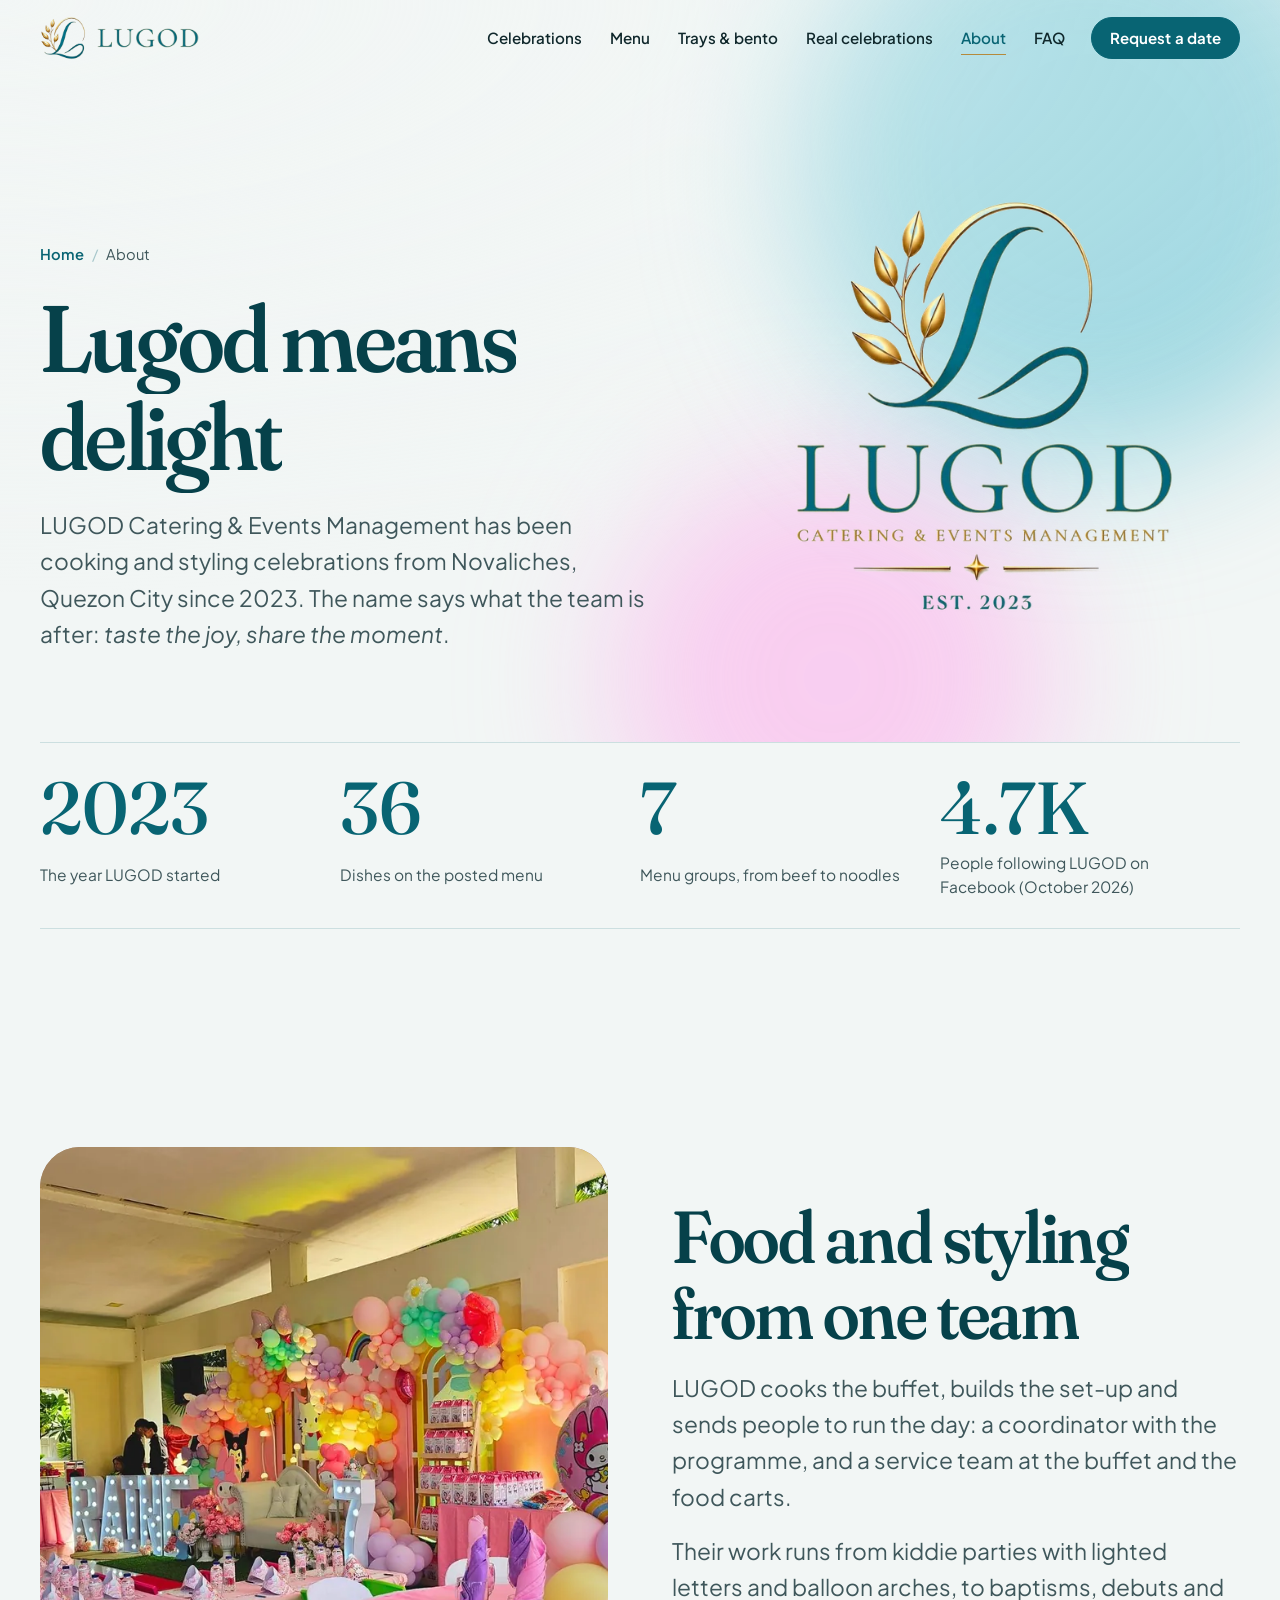
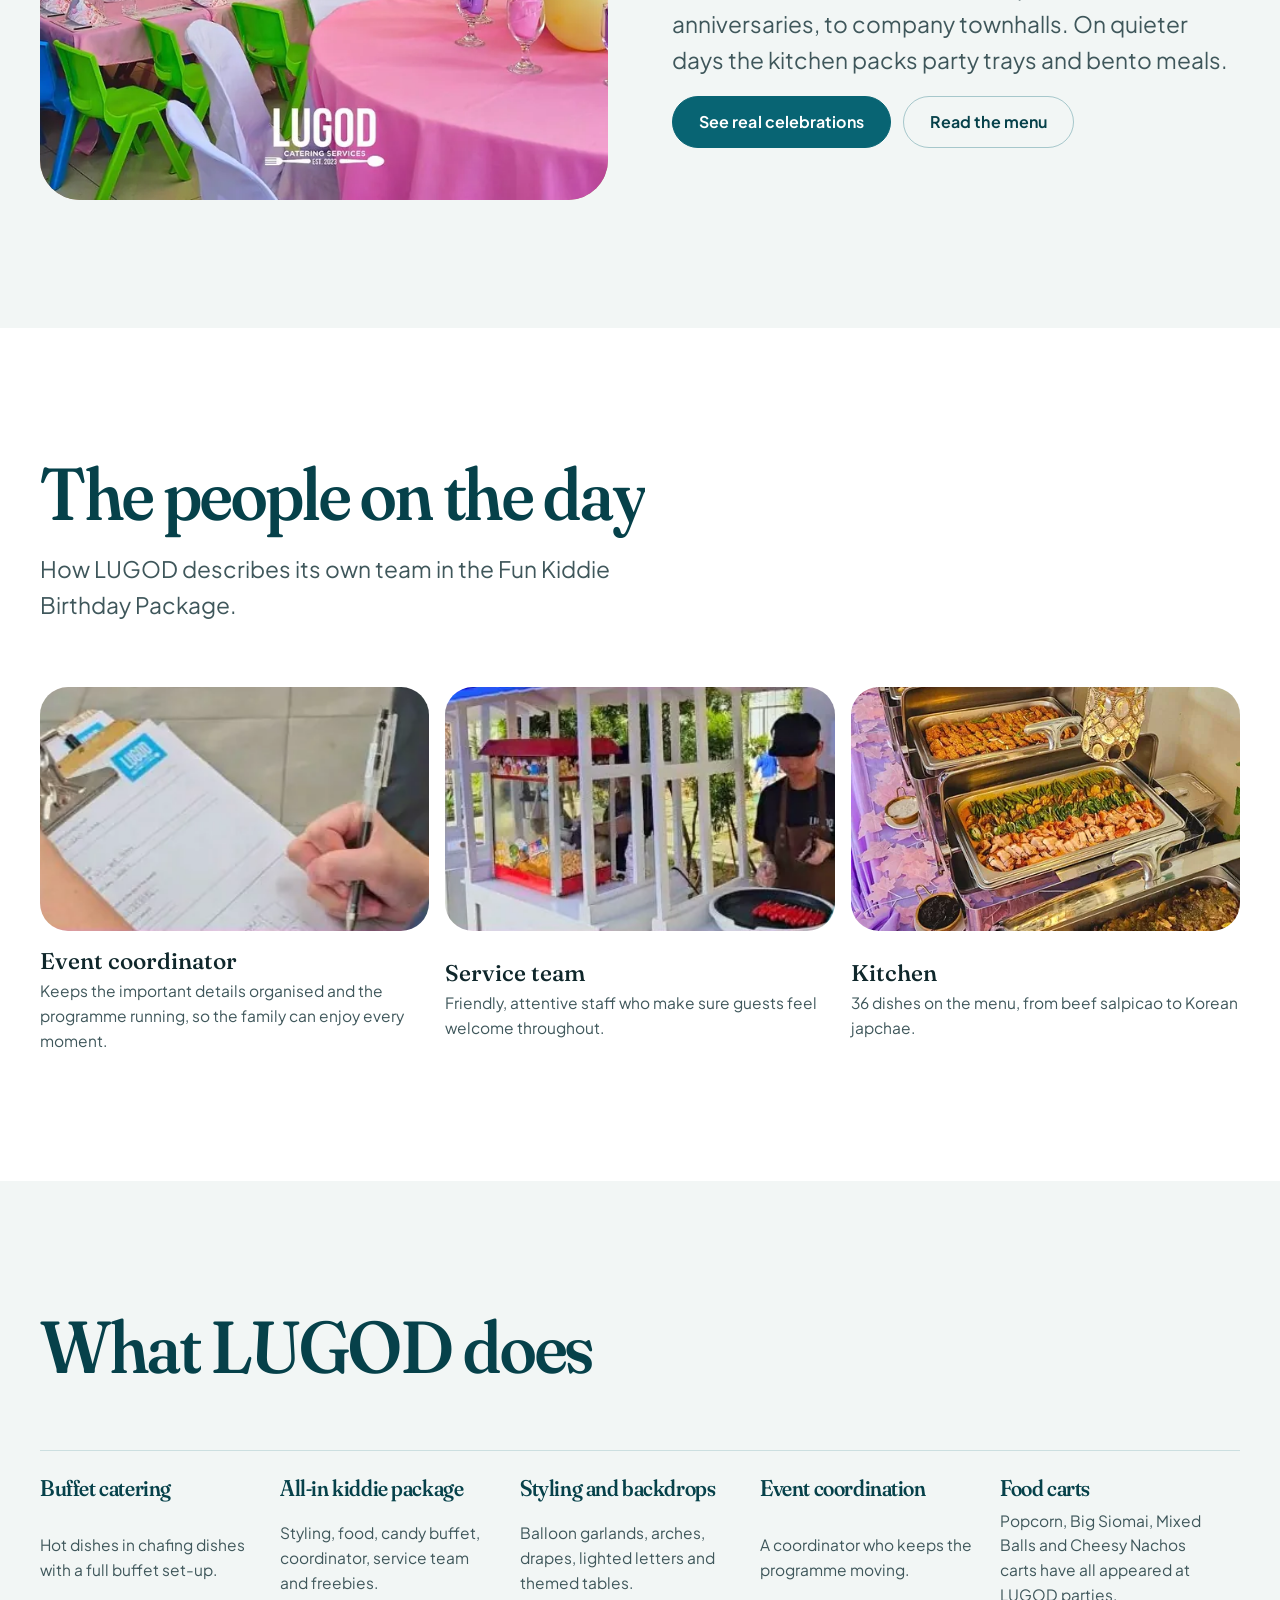
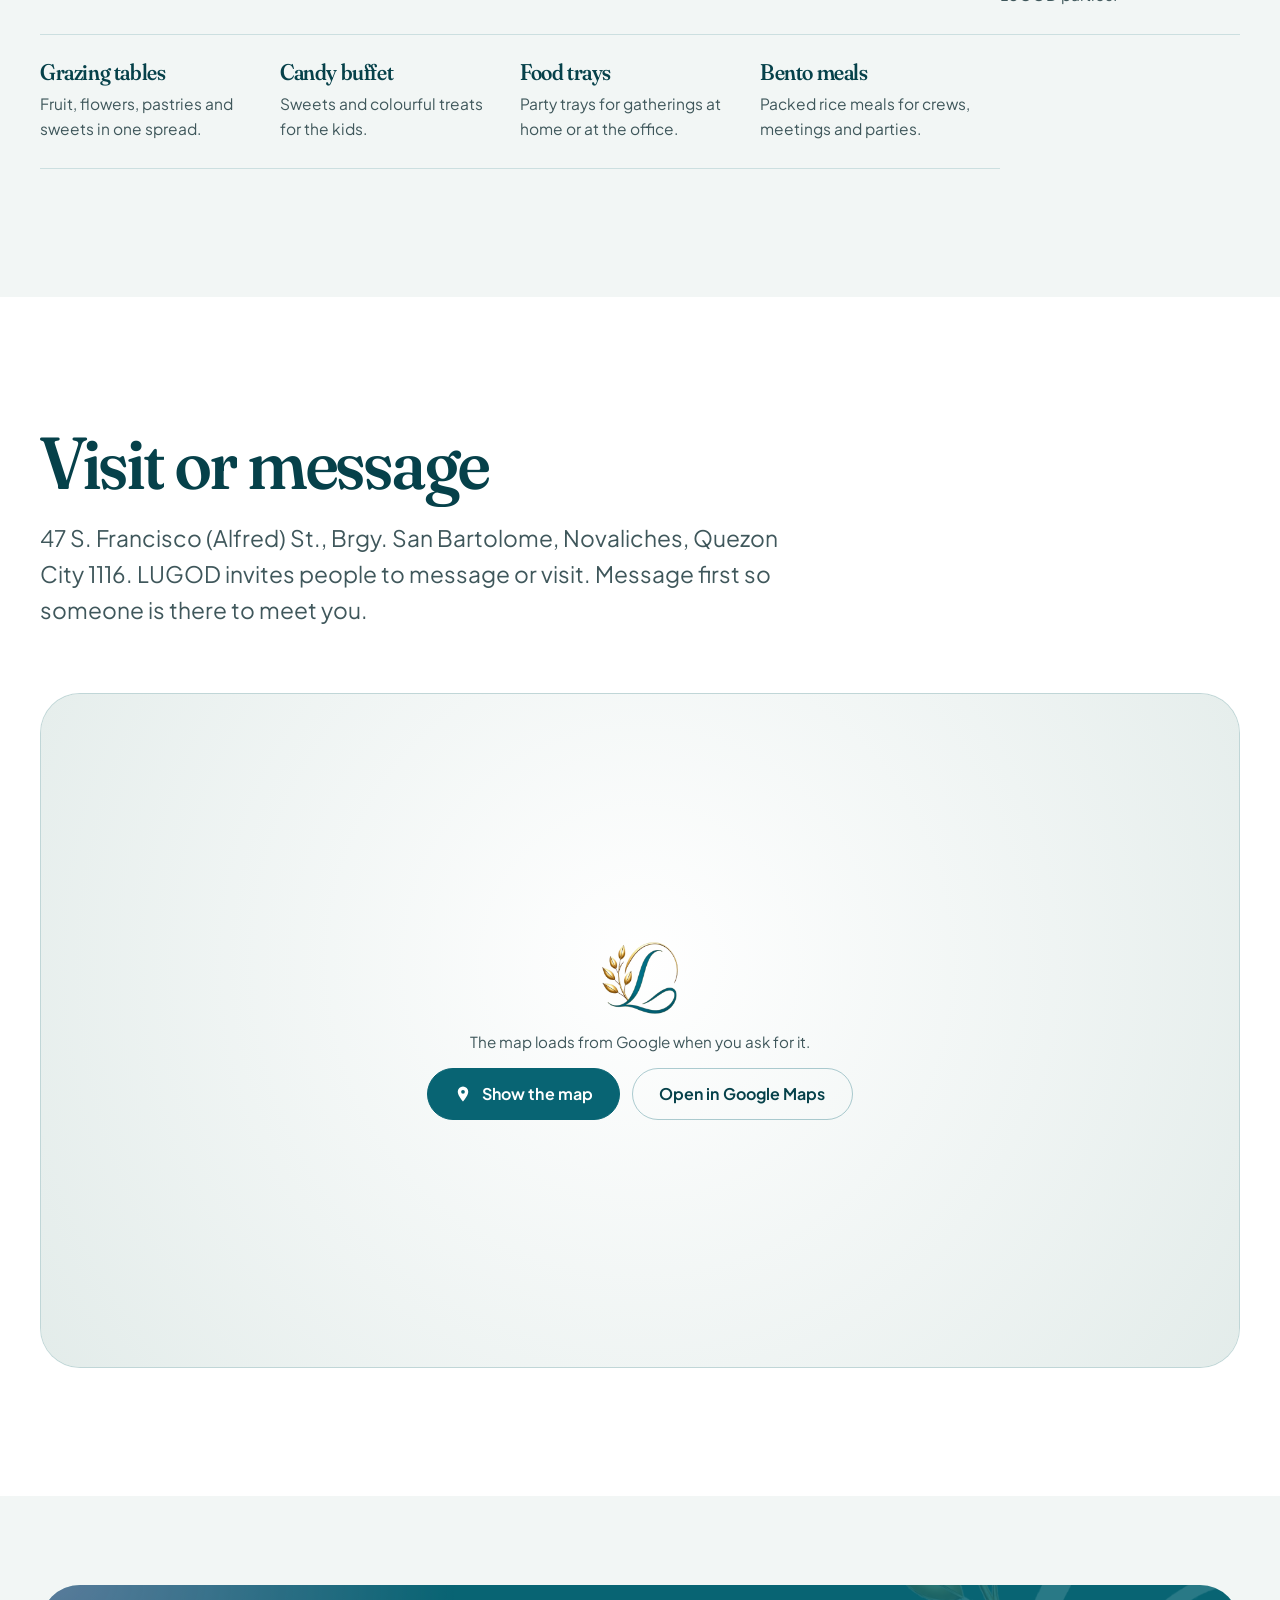
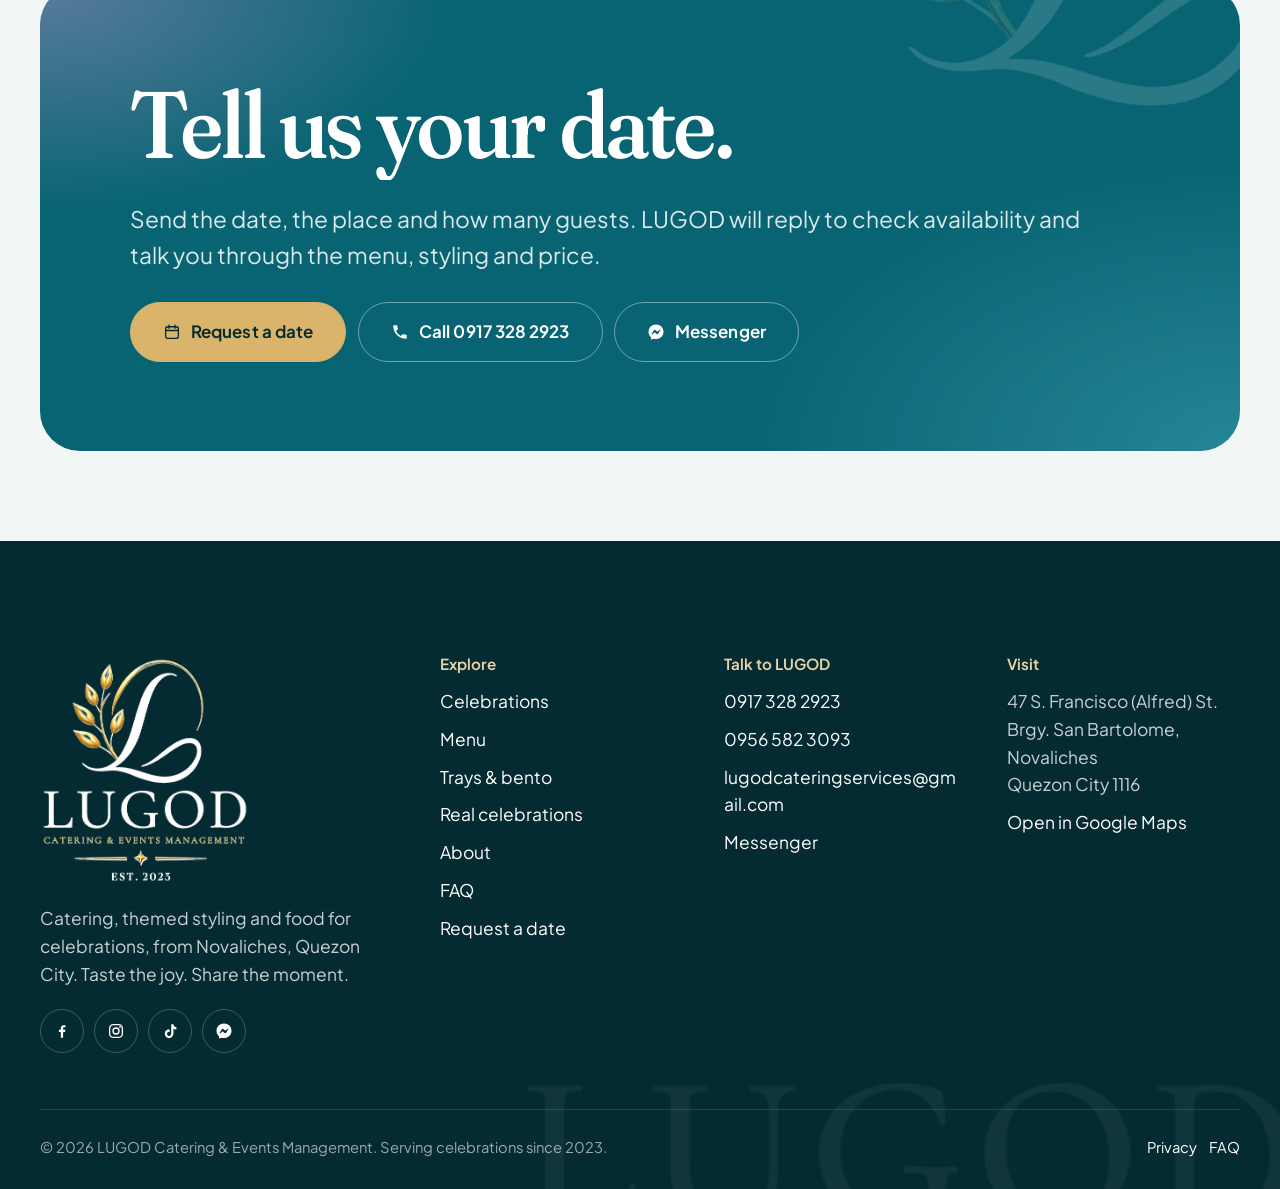
<file: about.html>
<!doctype html>
<html lang="en-PH">
<head>
<meta charset="utf-8">
<meta name="viewport" content="width=device-width, initial-scale=1, viewport-fit=cover">
<title>About LUGOD | Catering &amp; Events Management since 2023</title>
<meta name="description" content="LUGOD Catering &amp; Events Management has served celebrations from Novaliches, Quezon City since 2023.">
<meta name="theme-color" content="#063F48">
<meta property="og:type" content="website">
<meta property="og:site_name" content="LUGOD Catering &amp; Events Management">
<meta property="og:title" content="About LUGOD | Catering &amp; Events Management since 2023">
<meta property="og:description" content="LUGOD Catering &amp; Events Management has served celebrations from Novaliches, Quezon City since 2023.">
<meta property="og:image" content="assets/img/share.jpg">
<meta property="og:locale" content="en_PH">
<meta name="twitter:card" content="summary_large_image">
<link rel="icon" href="favicon.ico" sizes="any">
<link rel="icon" type="image/png" sizes="32x32" href="favicon-32.png">
<link rel="apple-touch-icon" href="apple-touch-icon.png">
<link rel="manifest" href="site.webmanifest">
<link rel="preconnect" href="https://fonts.googleapis.com">
<link rel="preconnect" href="https://fonts.gstatic.com" crossorigin>
<link rel="stylesheet" href="https://fonts.googleapis.com/css2?family=Fraunces:ital,opsz,wght,SOFT@0,9..144,300..800,0..100;1,9..144,300..800,0..100&amp;family=Plus+Jakarta+Sans:wght@400..750&amp;display=swap">
<link rel="stylesheet" href="assets/css/main.css?v=1793234653">
<script>
(function () {
  var r = document.documentElement;
  r.classList.add("js");
  var reduce = window.matchMedia && matchMedia("(prefers-reduced-motion: reduce)").matches;
  if (reduce) return;
  r.classList.add("motion");
  var s = null;
  try { s = window.sessionStorage; s.getItem("x"); } catch (e) { s = null; }
  if (s) {
    if (s.getItem("lugod-nav")) { r.classList.add("is-entering"); s.removeItem("lugod-nav"); }
    else if (!s.getItem("lugod-seen")) { r.classList.add("is-opening"); }
    s.setItem("lugod-seen", "1");
  }
  window.__lugodFailsafe = setTimeout(function () {
    r.classList.remove("is-opening", "is-entering");
    r.classList.add("is-revealed");
  }, 4000);
})();
</script>
<script type="application/ld+json">
{
  "@context": "https://schema.org",
  "@type": "LocalBusiness",
  "name": "LUGOD Catering & Events Management",
  "description": "Catering, themed event styling, food carts, grazing tables, food trays and bento meals in Novaliches, Quezon City.",
  "image": "assets/img/share.jpg",
  "logo": "assets/img/logo-full.png",
  "telephone": "+63 917 328 2923",
  "email": "lugodcateringservices@gmail.com",
  "foundingDate": "2023",
  "address": {
    "@type": "PostalAddress",
    "streetAddress": "47 S. Francisco (Alfred) St., Brgy. San Bartolome",
    "addressLocality": "Novaliches, Quezon City",
    "addressRegion": "Metro Manila",
    "postalCode": "1116",
    "addressCountry": "PH"
  },
  "sameAs": [
    "https://www.facebook.com/LUGODEVENTS/",
    "https://www.instagram.com/lugodcateringservices/",
    "https://www.tiktok.com/@lugod.catering.servicee"
  ]
}
</script>
</head>
<body class="page-about">
<svg width="0" height="0" style="position:absolute" aria-hidden="true" focusable="false">
  <symbol id="i-phone" viewBox="0 0 24 24"><path fill="currentColor" d="M6.6 10.8a15.5 15.5 0 0 0 6.6 6.6l2.2-2.2c.27-.27.67-.36 1.02-.24 1.12.37 2.33.57 3.58.57.55 0 1 .45 1 1V20c0 .55-.45 1-1 1C10.6 21 3 13.4 3 4c0-.55.45-1 1-1h3.5c.55 0 1 .45 1 1 0 1.25.2 2.45.57 3.57.11.35.03.74-.25 1.02l-2.2 2.21z"/></symbol>
  <symbol id="i-messenger" viewBox="0 0 24 24"><path fill="currentColor" d="M12 2C6.36 2 2 6.13 2 11.7c0 2.91 1.19 5.44 3.14 7.17.16.15.26.35.27.57l.05 1.78c.02.57.6.94 1.12.71l1.98-.87c.17-.08.36-.09.53-.04.91.25 1.88.38 2.91.38 5.64 0 10-4.13 10-9.7C22 6.13 17.64 2 12 2zm5.98 7.46-2.93 4.66a1.5 1.5 0 0 1-2.17.4l-2.33-1.75a.6.6 0 0 0-.72 0l-3.15 2.4c-.42.32-.97-.18-.69-.63l2.94-4.66a1.5 1.5 0 0 1 2.17-.4l2.33 1.75c.21.16.51.16.72 0l3.15-2.39c.42-.32.97.18.68.62z"/></symbol>
  <symbol id="i-mail" viewBox="0 0 24 24"><path fill="none" stroke="currentColor" stroke-width="1.8" stroke-linejoin="round" d="M3.5 6.5h17v11h-17z"/><path fill="none" stroke="currentColor" stroke-width="1.8" stroke-linejoin="round" d="m3.8 7 8.2 6.3L20.2 7"/></symbol>
  <symbol id="i-pin" viewBox="0 0 24 24"><path fill="currentColor" d="M12 2a7 7 0 0 0-7 7c0 5.25 7 13 7 13s7-7.75 7-13a7 7 0 0 0-7-7zm0 9.5a2.5 2.5 0 1 1 0-5 2.5 2.5 0 0 1 0 5z"/></symbol>
  <symbol id="i-arrow" viewBox="0 0 24 24"><path fill="none" stroke="currentColor" stroke-width="2" stroke-linecap="round" stroke-linejoin="round" d="M5 12h14M13 6l6 6-6 6"/></symbol>
  <symbol id="i-arrow-left" viewBox="0 0 24 24"><path fill="none" stroke="currentColor" stroke-width="2" stroke-linecap="round" stroke-linejoin="round" d="M19 12H5M11 6l-6 6 6 6"/></symbol>
  <symbol id="i-close" viewBox="0 0 24 24"><path fill="none" stroke="currentColor" stroke-width="2" stroke-linecap="round" d="M6 6l12 12M18 6 6 18"/></symbol>
  <symbol id="i-facebook" viewBox="0 0 24 24"><path fill="currentColor" d="M13.5 21v-7.6h2.56l.38-2.97H13.5V8.53c0-.86.24-1.45 1.47-1.45h1.57V4.43a21 21 0 0 0-2.29-.12c-2.27 0-3.82 1.39-3.82 3.93v2.19H7.87v2.97h2.56V21h3.07z"/></symbol>
  <symbol id="i-instagram" viewBox="0 0 24 24"><rect x="3.5" y="3.5" width="17" height="17" rx="5" fill="none" stroke="currentColor" stroke-width="1.8"/><circle cx="12" cy="12" r="4" fill="none" stroke="currentColor" stroke-width="1.8"/><circle cx="17.3" cy="6.7" r="1.15" fill="currentColor"/></symbol>
  <symbol id="i-tiktok" viewBox="0 0 24 24"><path fill="currentColor" d="M16.6 3c.32 2.33 1.66 3.82 3.9 3.98v3.12c-1.43.13-2.7-.33-3.86-1.07v5.6c0 6.98-7.6 9.16-10.66 4.16-1.96-3.2-.76-8.84 5.53-9.07v3.3c-.48.08-.99.2-1.46.36-1.4.47-2.19 1.36-1.97 2.93.43 3.02 5.99 3.91 5.53-1.98V3.01h2.99z"/></symbol>
  <symbol id="i-viber" viewBox="0 0 24 24"><path fill="currentColor" d="M11.4 2C7.6 2 4.4 2.6 3.2 7.1c-.6 2.4-.6 5.2 0 7.6.5 2 1.8 3.2 3.6 3.8v2.6c0 .6.7.9 1.1.5l2.4-2.5c.4 0 .8.1 1.2.1 3.8 0 7-.6 8.2-5.1.6-2.4.6-5.2 0-7.6C18.5 2.6 15.2 2 11.4 2zm4.4 12.4c-.4.6-1.1 1.2-1.8 1.1-2.9-.6-6.4-3.9-7.2-7-.2-.8.4-1.6 1-2 .4-.2.8-.2 1.1.1l1.1 1.4c.3.4.2.9-.2 1.2l-.4.3c.6 1.6 1.7 2.7 3.2 3.4l.3-.4c.3-.4.8-.5 1.2-.2l1.4 1c.4.3.4.8.1 1.1z"/></symbol>
  <symbol id="i-sms" viewBox="0 0 24 24"><path fill="none" stroke="currentColor" stroke-width="1.8" stroke-linejoin="round" d="M4 5h16v11H9l-5 4z"/><path stroke="currentColor" stroke-width="1.8" stroke-linecap="round" d="M8.5 10.5h.01M12 10.5h.01M15.5 10.5h.01"/></symbol>
  <symbol id="i-search" viewBox="0 0 24 24"><circle cx="11" cy="11" r="6.5" fill="none" stroke="currentColor" stroke-width="2"/><path stroke="currentColor" stroke-width="2" stroke-linecap="round" d="m16 16 4.5 4.5"/></symbol>
  <symbol id="i-info" viewBox="0 0 24 24"><circle cx="12" cy="12" r="9" fill="none" stroke="currentColor" stroke-width="1.8"/><path stroke="currentColor" stroke-width="2" stroke-linecap="round" d="M12 11v5.5M12 7.5h.01"/></symbol>
  <symbol id="i-copy" viewBox="0 0 24 24"><rect x="8.5" y="8.5" width="11" height="11" rx="2.5" fill="none" stroke="currentColor" stroke-width="1.8"/><path fill="none" stroke="currentColor" stroke-width="1.8" d="M15.5 8.5V6.5a2 2 0 0 0-2-2h-7a2 2 0 0 0-2 2v7a2 2 0 0 0 2 2h2"/></symbol>
  <symbol id="i-pause" viewBox="0 0 24 24"><path fill="currentColor" d="M7 5h3.5v14H7zM13.5 5H17v14h-3.5z"/></symbol>
  <symbol id="i-calendar" viewBox="0 0 24 24"><rect x="3.5" y="5" width="17" height="15.5" rx="3" fill="none" stroke="currentColor" stroke-width="1.8"/><path stroke="currentColor" stroke-width="1.8" stroke-linecap="round" d="M3.5 10h17M8 3v4M16 3v4"/></symbol>
</svg>

<a class="skip" href="#main">Skip to content</a>
<div class="progress" aria-hidden="true"></div>

<div class="curtain" aria-hidden="true">
  <svg class="curtain__ring" viewBox="0 0 200 200"><circle cx="100" cy="100" r="96" pathLength="1000"/></svg>
  <div class="curtain__inner">
    <img class="curtain__emblem" src="assets/img/logo-emblem-light-520.webp" alt="" width="260" height="246">
    <p class="curtain__tag">Taste the joy. Share the moment.</p>
  </div>
</div>

<header class="site-header">
  <div class="wrap">
    <a class="brand" href="index.html" aria-label="LUGOD Catering &amp; Events Management, home">
      <img class="brand__emblem" src="assets/img/logo-emblem-520.webp" alt="" width="46" height="44">
      <img class="brand__word" src="assets/img/logo-wordmark-520.webp" alt="" width="104" height="22">
    </a>
    <nav class="nav" aria-label="Main">
<a href="celebrations.html">Celebrations</a><a href="menu.html">Menu</a><a href="trays-and-bento.html">Trays &amp; bento</a><a href="real-celebrations.html">Real celebrations</a><a href="about.html" aria-current="page">About</a><a href="faq.html">FAQ</a>      <a class="btn btn--sm" href="contact.html" data-magnetic>Request a date</a>
    </nav>
    <button class="menu-toggle" type="button" aria-expanded="false" aria-controls="mobile-nav" aria-label="Open menu"><span></span><span></span></button>
  </div>
</header>

<div class="mobile-nav" id="mobile-nav" aria-hidden="true">
  <ul>
    <li><a class="mobile-nav__link" href="index.html">Home</a></li>
<li><a class="mobile-nav__link" href="celebrations.html">Celebrations</a></li><li><a class="mobile-nav__link" href="menu.html">Menu</a></li><li><a class="mobile-nav__link" href="trays-and-bento.html">Trays &amp; bento</a></li><li><a class="mobile-nav__link" href="real-celebrations.html">Real celebrations</a></li><li><a class="mobile-nav__link" href="about.html" aria-current="page">About</a></li><li><a class="mobile-nav__link" href="faq.html">FAQ</a></li>    <li><a class="mobile-nav__link" href="contact.html">Request a date</a></li>
  </ul>
  <div class="mobile-nav__foot">
    <a class="btn btn--gold" href="tel:+639173282923"><svg aria-hidden="true"><use href="#i-phone"/></svg>Call 0917 328 2923</a>
    <a href="https://m.me/LUGODEVENTS" target="_blank" rel="noopener">Message LUGOD on Messenger</a>
  </div>
</div>

<main id="main">
<section class="page-hero" data-palette="#5BC0D2,#D9B46A,#FEACEC,#8C52FF">
  <div class="hero__wash" aria-hidden="true"><span class="blob blob--1"></span><span class="blob blob--2"></span></div>
  <div class="wrap page-hero__grid">
    <div>
      <ul class="crumbs"><li><a href="index.html">Home</a></li><li aria-current="page">About</li></ul>
      <h1 data-split data-split-delay="100">Lugod means delight</h1>
      <p class="page-hero__lead" data-hero-in>LUGOD Catering &amp; Events Management has been cooking and styling celebrations from Novaliches, Quezon City since 2023. The name says what the team is after: <em>taste the joy, share the moment</em>.</p>
    </div>
    <div class="page-hero__art" style="aspect-ratio:1.05">
      <img src="assets/img/logo-full-520.webp" alt="LUGOD Catering &amp; Events Management logo: a teal letter L with a gold leaf sprig, established 2023" width="520" height="565" style="position:absolute;inset:6% 12% 0 12%;width:76%;height:auto" data-reveal="pop">
    </div>
  </div>
</section>

<section class="section section--tight" style="padding-top:0">
  <div class="wrap">
    <div class="facts" data-stagger="80">
      <div class="fact" data-reveal="up"><strong>2023</strong><span>The year LUGOD started</span></div>
      <div class="fact" data-reveal="up"><strong data-count="36">36</strong><span>Dishes on the posted menu</span></div>
      <div class="fact" data-reveal="up"><strong data-count="7">7</strong><span>Menu groups, from beef to noodles</span></div>
      <div class="fact" data-reveal="up"><strong>4.7K</strong><span>People following LUGOD on Facebook (October 2026)</span></div>
    </div>
  </div>
</section>

<section class="section">
  <div class="wrap about-grid">
    <picture class="pic " style="--avg:#AB8670" data-reveal="clip"><source type="image/webp" srcset="assets/img/raine-hall-480.webp 480w, assets/img/raine-hall-800.webp 800w, assets/img/raine-hall-1080.webp 1080w" sizes="(max-width: 860px) 100vw, 50vw"><img src="assets/img/raine-hall.jpg" alt="A LUGOD kiddie party set-up with a lighted-letter stage and pastel tables" width="1080" height="1080" loading="lazy" decoding="async"></picture>
    <div class="prose">
      <h2 data-split class="split-heading">Food and styling from one team</h2>
      <p data-reveal="up">LUGOD cooks the buffet, builds the set-up and sends people to run the day: a coordinator with the programme, and a service team at the buffet and the food carts.</p>
      <p data-reveal="up">Their work runs from kiddie parties with lighted letters and balloon arches, to baptisms, debuts and anniversaries, to company townhalls. On quieter days the kitchen packs party trays and bento meals.</p>
      <div class="actions" data-reveal="up"><a class="btn" href="real-celebrations.html">See real celebrations</a><a class="btn btn--ghost" href="menu.html">Read the menu</a></div>
    </div>
  </div>
</section>

<section class="section" style="background:#fff" aria-labelledby="team-title">
  <div class="wrap">
    <div class="section-head">
      <h2 id="team-title" data-split class="split-heading">The people on the day</h2>
      <p data-reveal="up">How LUGOD describes its own team in the Fun Kiddie Birthday Package.</p>
    </div>
    <div class="team" data-stagger="90">
      <figure data-reveal="up"><picture class="pic " style="--avg:#A59992" ><source type="image/webp" srcset="assets/img/pkg-coordinator-463.webp 463w" sizes="(max-width: 860px) 100vw, 33vw"><img src="assets/img/pkg-coordinator.jpg" alt="A LUGOD coordinator writing on a clipboard" width="463" height="217" loading="lazy" decoding="async"></picture><figcaption><strong>Event coordinator</strong>Keeps the important details organised and the programme running, so the family can enjoy every moment.</figcaption></figure>
      <figure data-reveal="up"><picture class="pic " style="--avg:#888384" ><source type="image/webp" srcset="assets/img/pkg-service-463.webp 463w" sizes="(max-width: 860px) 100vw, 33vw"><img src="assets/img/pkg-service.jpg" alt="A LUGOD staff member at a food cart" width="463" height="216" loading="lazy" decoding="async"></picture><figcaption><strong>Service team</strong>Friendly, attentive staff who make sure guests feel welcome throughout.</figcaption></figure>
      <figure data-reveal="up"><picture class="pic " style="--avg:#977559" ><source type="image/webp" srcset="assets/img/raine-buffet-480.webp 480w, assets/img/raine-buffet-800.webp 800w, assets/img/raine-buffet-1080.webp 1080w" sizes="(max-width: 860px) 100vw, 33vw"><img src="assets/img/raine-buffet.jpg" alt="LUGOD&#39;s buffet in chafing dishes" width="1080" height="1080" loading="lazy" decoding="async"></picture><figcaption><strong>Kitchen</strong>36 dishes on the menu, from beef salpicao to Korean japchae.</figcaption></figure>
    </div>
  </div>
</section>

<section class="section" aria-labelledby="what-title">
  <div class="wrap">
    <div class="section-head">
      <h2 id="what-title" data-split class="split-heading">What LUGOD does</h2>
    </div>
    <div class="factors" data-stagger="60">
<div class="factor" data-reveal="up"><h3>Buffet catering</h3><p>Hot dishes in chafing dishes with a full buffet set-up.</p></div><div class="factor" data-reveal="up"><h3>All-in kiddie package</h3><p>Styling, food, candy buffet, coordinator, service team and freebies.</p></div><div class="factor" data-reveal="up"><h3>Styling and backdrops</h3><p>Balloon garlands, arches, drapes, lighted letters and themed tables.</p></div><div class="factor" data-reveal="up"><h3>Event coordination</h3><p>A coordinator who keeps the programme moving.</p></div><div class="factor" data-reveal="up"><h3>Food carts</h3><p>Popcorn, Big Siomai, Mixed Balls and Cheesy Nachos carts have all appeared at LUGOD parties.</p></div><div class="factor" data-reveal="up"><h3>Grazing tables</h3><p>Fruit, flowers, pastries and sweets in one spread.</p></div><div class="factor" data-reveal="up"><h3>Candy buffet</h3><p>Sweets and colourful treats for the kids.</p></div><div class="factor" data-reveal="up"><h3>Food trays</h3><p>Party trays for gatherings at home or at the office.</p></div><div class="factor" data-reveal="up"><h3>Bento meals</h3><p>Packed rice meals for crews, meetings and parties.</p></div>    </div>
  </div>
</section>

<section class="section" style="background:#fff" aria-labelledby="visit-title">
  <div class="wrap">
    <div class="section-head">
      <h2 id="visit-title" data-split class="split-heading">Visit or message</h2>
      <p data-reveal="up">47 S. Francisco (Alfred) St., Brgy. San Bartolome, Novaliches, Quezon City 1116. LUGOD invites people to message or visit. Message first so someone is there to meet you.</p>
    </div>
    <div class="map" data-map="https://maps.google.com/maps?q=47%20S.%20Francisco%20St%2C%20San%20Bartolome%2C%20Novaliches%2C%20Quezon%20City&amp;z=16&amp;output=embed" data-reveal="up">
      <div class="map__load">
        <img src="assets/img/logo-emblem-520.webp" alt="" width="80" height="76" style="width:80px">
        <p>The map loads from Google when you ask for it.</p>
        <div class="actions" style="justify-content:center">
          <button class="btn" type="button"><svg class="" aria-hidden="true" focusable="false"><use href="#i-pin"/></svg>Show the map</button>
          <a class="btn btn--ghost" href="https://www.google.com/maps/search/?api=1&amp;query=47+S.+Francisco+St%2C+San+Bartolome%2C+Novaliches%2C+Quezon+City" target="_blank" rel="noopener">Open in Google Maps</a>
        </div>
      </div>
    </div>
  </div>
</section>

<section class="section section--tight">
  <div class="wrap">
    <div class="cta-band" data-reveal="up">
      <img class="cta-band__emblem" src="assets/img/logo-emblem-light-520.webp" alt="" width="520" height="490" loading="lazy" data-parallax="0.08">
      <h2 data-split class="split-heading">Tell us your date.</h2>
      <p>Send the date, the place and how many guests. LUGOD will reply to check availability and talk you through the menu, styling and price.</p>
      <div class="actions">
        <a class="btn btn--gold btn--lg" href="contact.html" data-magnetic><svg class="" aria-hidden="true" focusable="false"><use href="#i-calendar"/></svg>Request a date</a>
        <a class="btn btn--outline-light btn--lg" href="tel:+639173282923"><svg class="" aria-hidden="true" focusable="false"><use href="#i-phone"/></svg>Call 0917 328 2923</a>
        <a class="btn btn--outline-light btn--lg" href="https://m.me/LUGODEVENTS" target="_blank" rel="noopener"><svg class="" aria-hidden="true" focusable="false"><use href="#i-messenger"/></svg>Messenger</a>
      </div>
    </div>
  </div>
</section>
</main>

<footer class="site-footer">
  <img class="footer-word" src="assets/img/logo-wordmark-light-520.webp" alt="" width="520" height="98" loading="lazy">
  <div class="wrap">
    <div class="footer-top">
      <div class="footer-brand">
        <img src="assets/img/logo-full-light-520.webp" alt="LUGOD Catering &amp; Events Management, established 2023" width="210" height="230" loading="lazy">
        <p>Catering, themed styling and food for celebrations, from Novaliches, Quezon City. Taste the joy. Share the moment.</p>
        <div class="socials">
          <a href="https://www.facebook.com/LUGODEVENTS/" target="_blank" rel="noopener" aria-label="LUGOD on Facebook"><svg aria-hidden="true"><use href="#i-facebook"/></svg></a>
          <a href="https://www.instagram.com/lugodcateringservices/" target="_blank" rel="noopener" aria-label="LUGOD on Instagram"><svg aria-hidden="true"><use href="#i-instagram"/></svg></a>
          <a href="https://www.tiktok.com/@lugod.catering.servicee" target="_blank" rel="noopener" aria-label="LUGOD on TikTok"><svg aria-hidden="true"><use href="#i-tiktok"/></svg></a>
          <a href="https://m.me/LUGODEVENTS" target="_blank" rel="noopener" aria-label="Message LUGOD on Messenger"><svg aria-hidden="true"><use href="#i-messenger"/></svg></a>
        </div>
      </div>
      <div class="footer-col">
        <h2>Explore</h2>
        <ul><li><a href="celebrations.html">Celebrations</a></li><li><a href="menu.html">Menu</a></li><li><a href="trays-and-bento.html">Trays &amp; bento</a></li><li><a href="real-celebrations.html">Real celebrations</a></li><li><a href="about.html">About</a></li><li><a href="faq.html">FAQ</a></li><li><a href="contact.html">Request a date</a></li></ul>
      </div>
      <div class="footer-col">
        <h2>Talk to LUGOD</h2>
        <ul>
          <li><a href="tel:+639173282923">0917 328 2923</a></li>
          <li><a href="tel:+639565823093">0956 582 3093</a></li>
          <li><a href="mailto:lugodcateringservices@gmail.com">lugodcateringservices@gmail.com</a></li>
          <li><a href="https://m.me/LUGODEVENTS" target="_blank" rel="noopener">Messenger</a></li>
        </ul>
      </div>
      <div class="footer-col">
        <h2>Visit</h2>
        <ul>
          <li>47 S. Francisco (Alfred) St.<br>Brgy. San Bartolome, Novaliches<br>Quezon City 1116</li>
          <li><a href="https://www.google.com/maps/search/?api=1&amp;query=47+S.+Francisco+St%2C+San+Bartolome%2C+Novaliches%2C+Quezon+City" target="_blank" rel="noopener">Open in Google Maps</a></li>
        </ul>
      </div>
    </div>
    <div class="footer-bottom">
      <p>&copy; <span data-year>2026</span> LUGOD Catering &amp; Events Management. Serving celebrations since 2023.</p>
      <p><a href="privacy.html">Privacy</a> &nbsp;&nbsp; <a href="faq.html">FAQ</a></p>
    </div>
  </div>
</footer>

<nav class="mobile-bar" aria-label="Quick contact">
  <a href="tel:+639173282923"><svg aria-hidden="true"><use href="#i-phone"/></svg>Call</a>
  <a href="https://m.me/LUGODEVENTS" target="_blank" rel="noopener"><svg aria-hidden="true"><use href="#i-messenger"/></svg>Message</a>
  <a class="is-primary" href="contact.html"><svg aria-hidden="true"><use href="#i-calendar"/></svg>Request a date</a>
</nav>

<script src="assets/js/config.js?v=1793234653"></script>
<script src="assets/js/main.js?v=1793234653" defer></script>
</body>
</html>
</file>
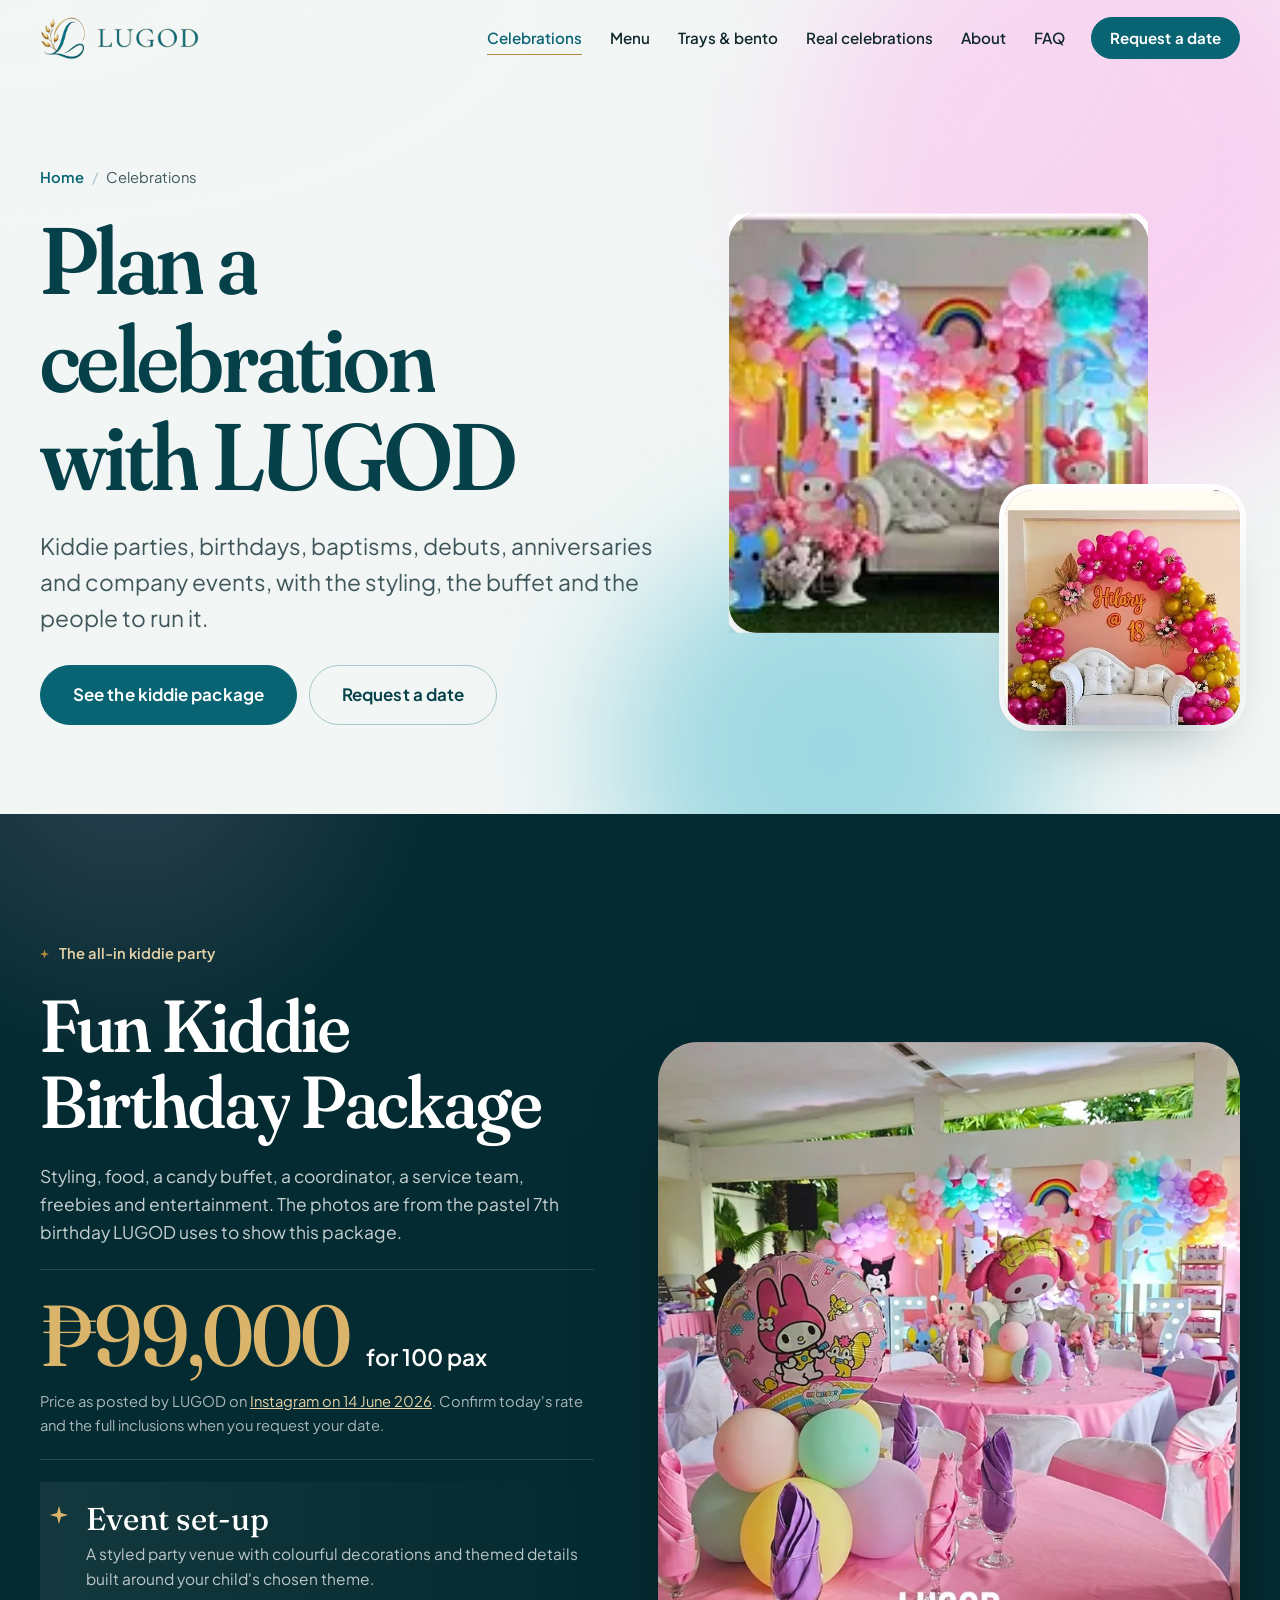
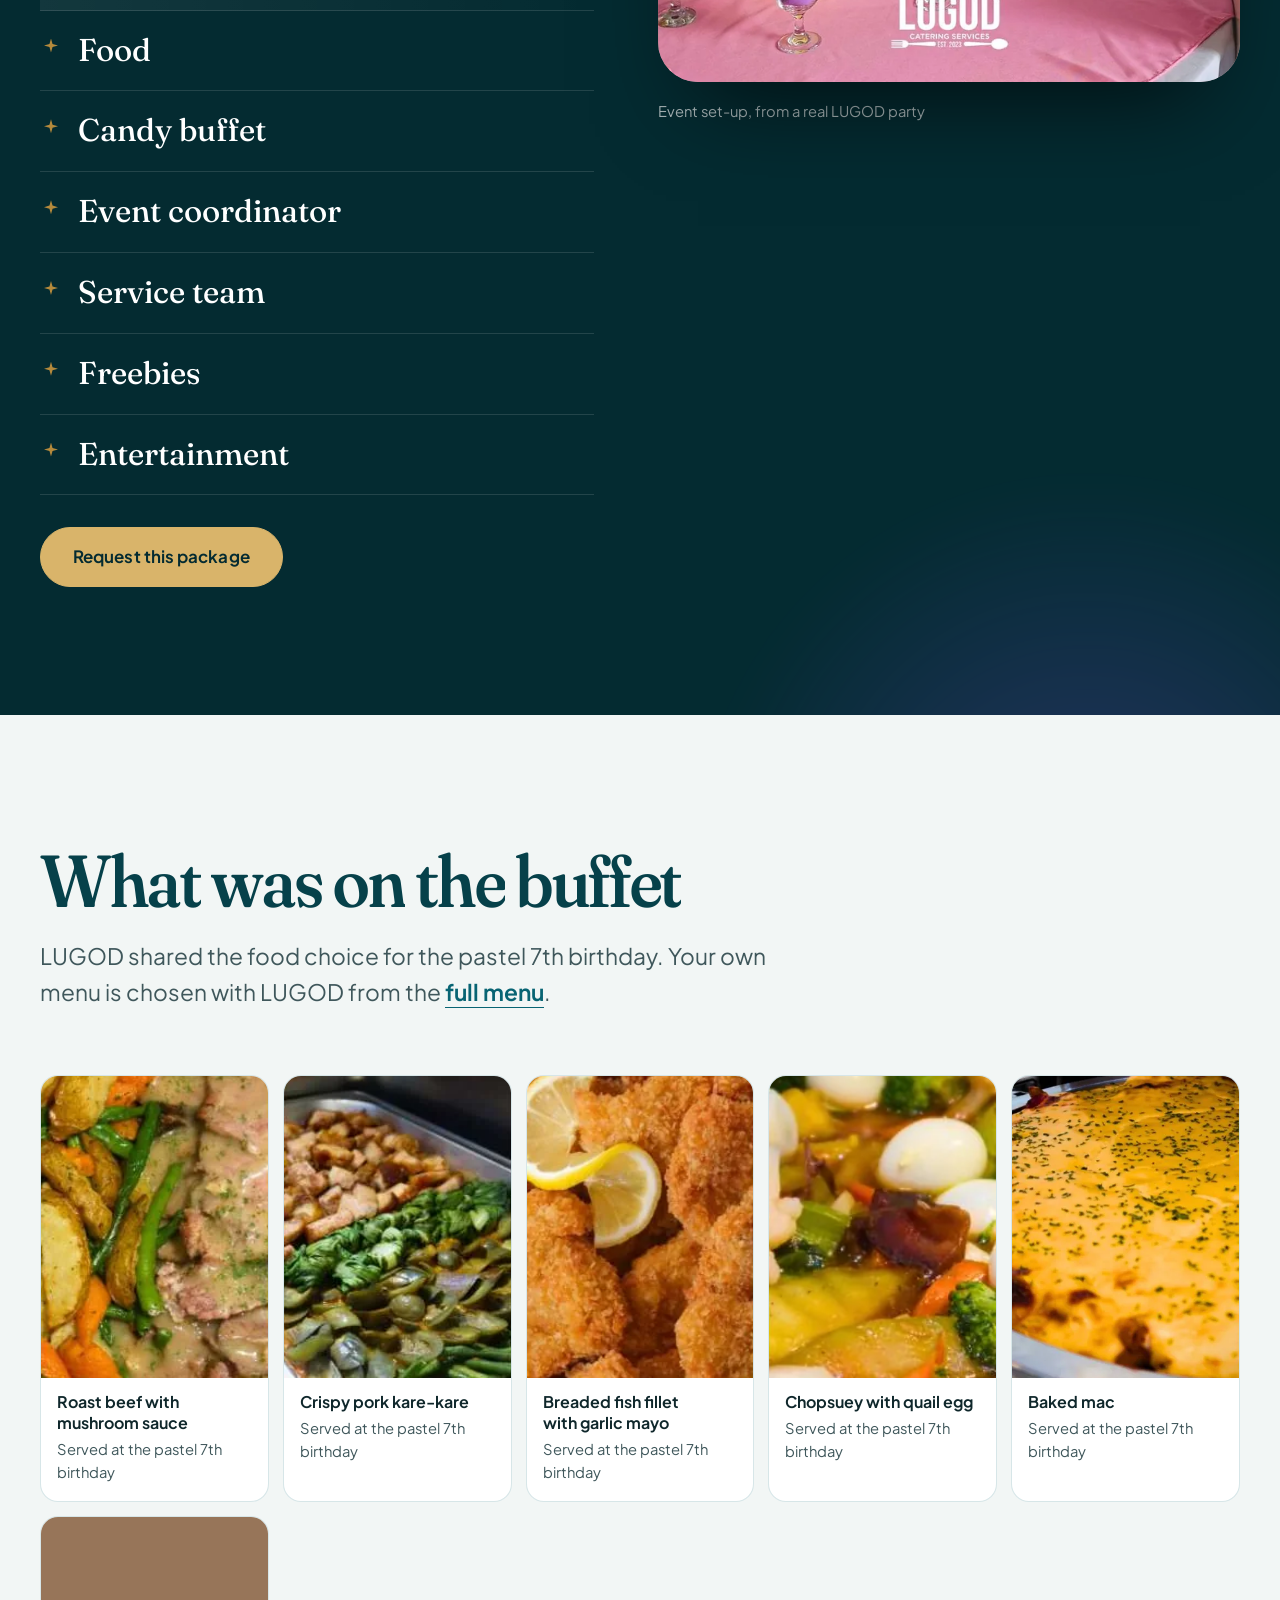
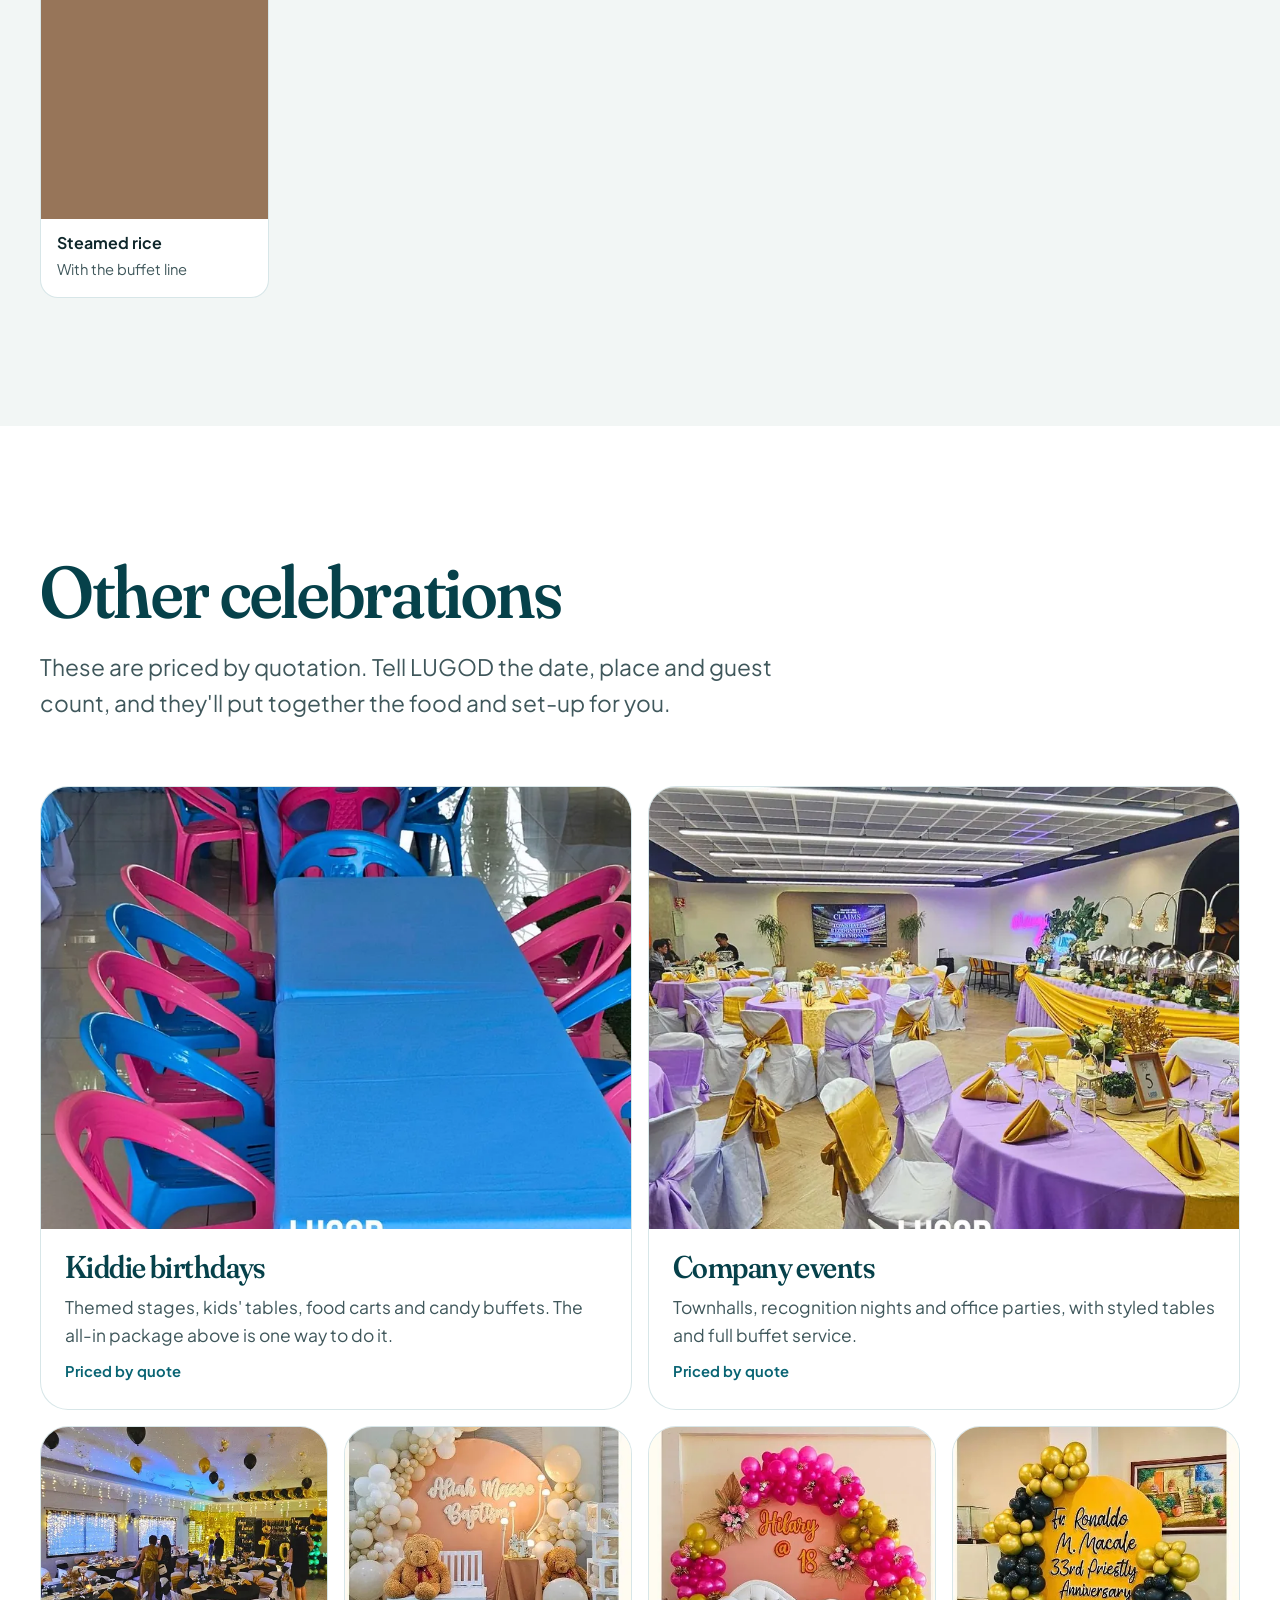
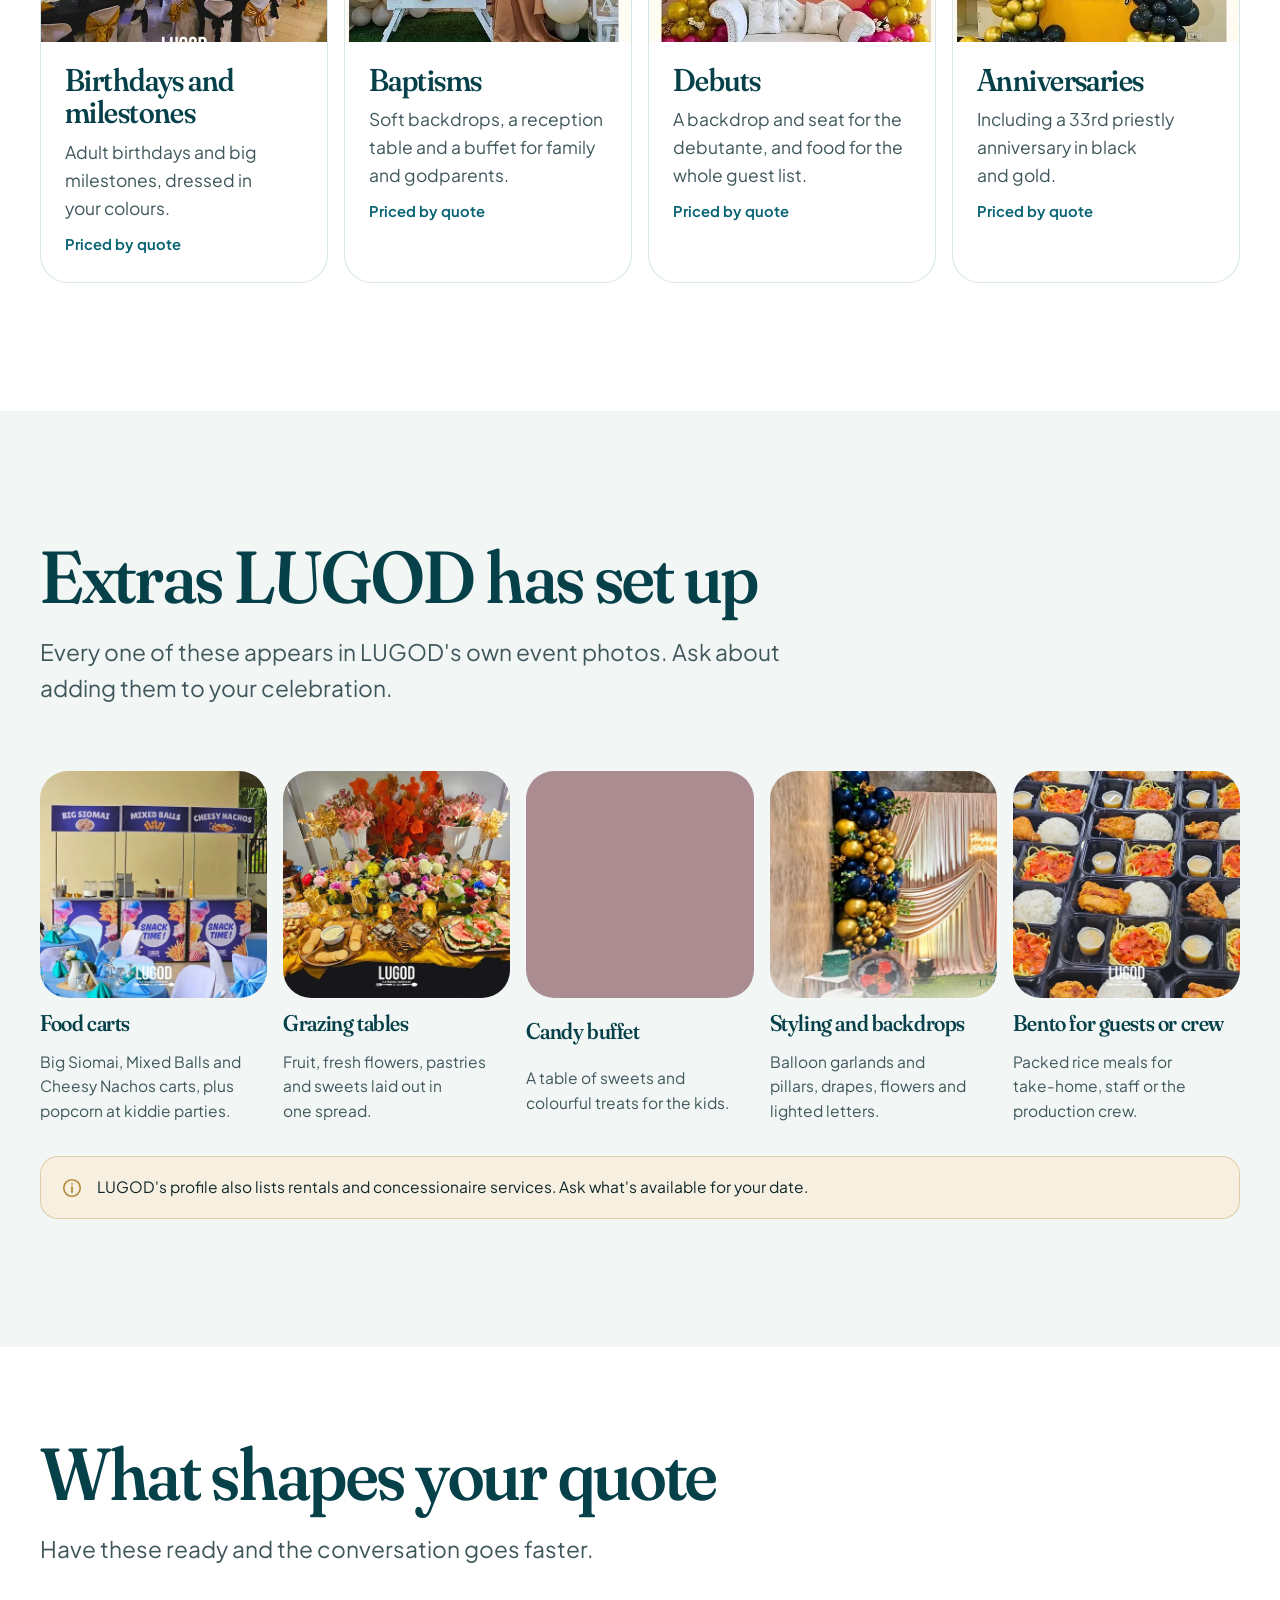
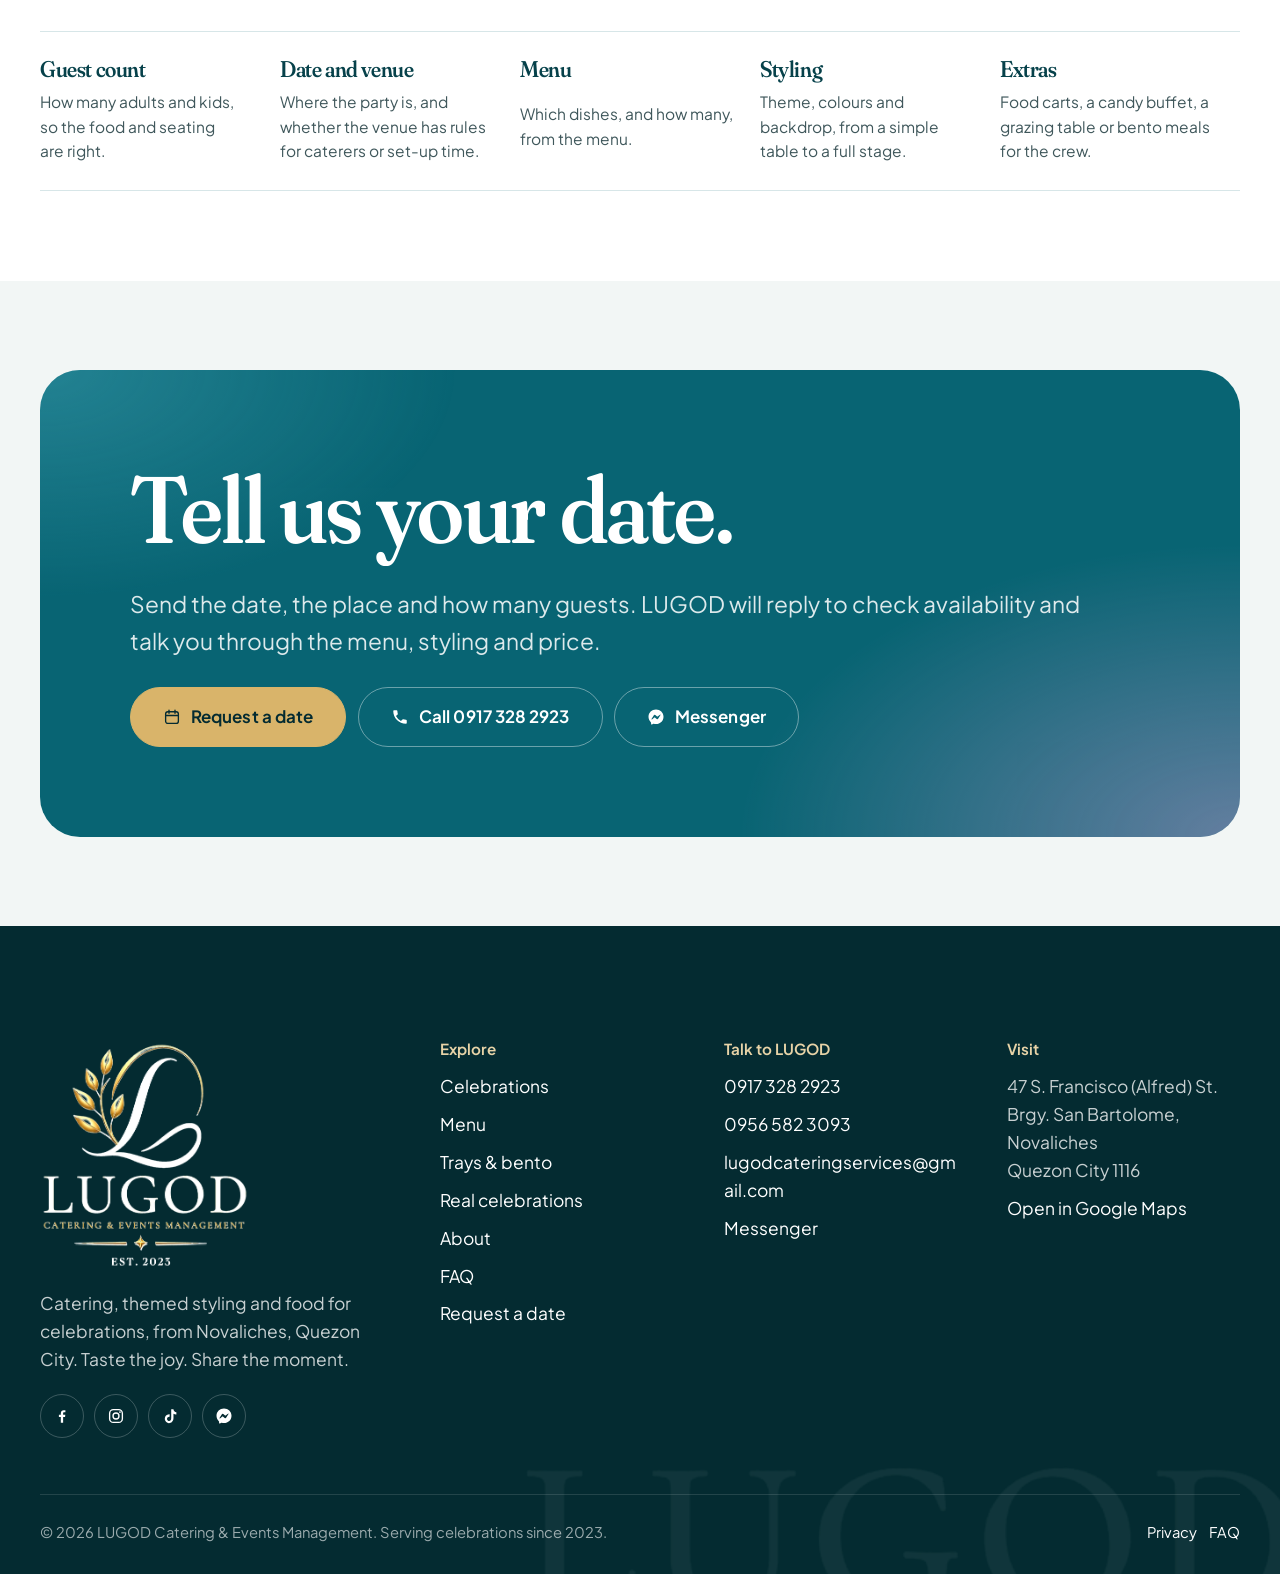
<file: celebrations.html>
<!doctype html>
<html lang="en-PH">
<head>
<meta charset="utf-8">
<meta name="viewport" content="width=device-width, initial-scale=1, viewport-fit=cover">
<title>Plan a celebration | LUGOD Catering &amp; Events</title>
<meta name="description" content="The Fun Kiddie Birthday Package and custom celebrations by LUGOD: birthdays, baptisms, debuts, anniversaries and company events in Quezon City.">
<meta name="theme-color" content="#063F48">
<meta property="og:type" content="website">
<meta property="og:site_name" content="LUGOD Catering &amp; Events Management">
<meta property="og:title" content="Plan a celebration | LUGOD Catering &amp; Events">
<meta property="og:description" content="The Fun Kiddie Birthday Package and custom celebrations by LUGOD: birthdays, baptisms, debuts, anniversaries and company events in Quezon City.">
<meta property="og:image" content="assets/img/share.jpg">
<meta property="og:locale" content="en_PH">
<meta name="twitter:card" content="summary_large_image">
<link rel="icon" href="favicon.ico" sizes="any">
<link rel="icon" type="image/png" sizes="32x32" href="favicon-32.png">
<link rel="apple-touch-icon" href="apple-touch-icon.png">
<link rel="manifest" href="site.webmanifest">
<link rel="preconnect" href="https://fonts.googleapis.com">
<link rel="preconnect" href="https://fonts.gstatic.com" crossorigin>
<link rel="stylesheet" href="https://fonts.googleapis.com/css2?family=Fraunces:ital,opsz,wght,SOFT@0,9..144,300..800,0..100;1,9..144,300..800,0..100&amp;family=Plus+Jakarta+Sans:wght@400..750&amp;display=swap">
<link rel="stylesheet" href="assets/css/main.css?v=1793234653">
<script>
(function () {
  var r = document.documentElement;
  r.classList.add("js");
  var reduce = window.matchMedia && matchMedia("(prefers-reduced-motion: reduce)").matches;
  if (reduce) return;
  r.classList.add("motion");
  var s = null;
  try { s = window.sessionStorage; s.getItem("x"); } catch (e) { s = null; }
  if (s) {
    if (s.getItem("lugod-nav")) { r.classList.add("is-entering"); s.removeItem("lugod-nav"); }
    else if (!s.getItem("lugod-seen")) { r.classList.add("is-opening"); }
    s.setItem("lugod-seen", "1");
  }
  window.__lugodFailsafe = setTimeout(function () {
    r.classList.remove("is-opening", "is-entering");
    r.classList.add("is-revealed");
  }, 4000);
})();
</script>
<script type="application/ld+json">
{
  "@context": "https://schema.org",
  "@type": "LocalBusiness",
  "name": "LUGOD Catering & Events Management",
  "description": "Catering, themed event styling, food carts, grazing tables, food trays and bento meals in Novaliches, Quezon City.",
  "image": "assets/img/share.jpg",
  "logo": "assets/img/logo-full.png",
  "telephone": "+63 917 328 2923",
  "email": "lugodcateringservices@gmail.com",
  "foundingDate": "2023",
  "address": {
    "@type": "PostalAddress",
    "streetAddress": "47 S. Francisco (Alfred) St., Brgy. San Bartolome",
    "addressLocality": "Novaliches, Quezon City",
    "addressRegion": "Metro Manila",
    "postalCode": "1116",
    "addressCountry": "PH"
  },
  "sameAs": [
    "https://www.facebook.com/LUGODEVENTS/",
    "https://www.instagram.com/lugodcateringservices/",
    "https://www.tiktok.com/@lugod.catering.servicee"
  ]
}
</script>
</head>
<body class="page-celebrations">
<svg width="0" height="0" style="position:absolute" aria-hidden="true" focusable="false">
  <symbol id="i-phone" viewBox="0 0 24 24"><path fill="currentColor" d="M6.6 10.8a15.5 15.5 0 0 0 6.6 6.6l2.2-2.2c.27-.27.67-.36 1.02-.24 1.12.37 2.33.57 3.58.57.55 0 1 .45 1 1V20c0 .55-.45 1-1 1C10.6 21 3 13.4 3 4c0-.55.45-1 1-1h3.5c.55 0 1 .45 1 1 0 1.25.2 2.45.57 3.57.11.35.03.74-.25 1.02l-2.2 2.21z"/></symbol>
  <symbol id="i-messenger" viewBox="0 0 24 24"><path fill="currentColor" d="M12 2C6.36 2 2 6.13 2 11.7c0 2.91 1.19 5.44 3.14 7.17.16.15.26.35.27.57l.05 1.78c.02.57.6.94 1.12.71l1.98-.87c.17-.08.36-.09.53-.04.91.25 1.88.38 2.91.38 5.64 0 10-4.13 10-9.7C22 6.13 17.64 2 12 2zm5.98 7.46-2.93 4.66a1.5 1.5 0 0 1-2.17.4l-2.33-1.75a.6.6 0 0 0-.72 0l-3.15 2.4c-.42.32-.97-.18-.69-.63l2.94-4.66a1.5 1.5 0 0 1 2.17-.4l2.33 1.75c.21.16.51.16.72 0l3.15-2.39c.42-.32.97.18.68.62z"/></symbol>
  <symbol id="i-mail" viewBox="0 0 24 24"><path fill="none" stroke="currentColor" stroke-width="1.8" stroke-linejoin="round" d="M3.5 6.5h17v11h-17z"/><path fill="none" stroke="currentColor" stroke-width="1.8" stroke-linejoin="round" d="m3.8 7 8.2 6.3L20.2 7"/></symbol>
  <symbol id="i-pin" viewBox="0 0 24 24"><path fill="currentColor" d="M12 2a7 7 0 0 0-7 7c0 5.25 7 13 7 13s7-7.75 7-13a7 7 0 0 0-7-7zm0 9.5a2.5 2.5 0 1 1 0-5 2.5 2.5 0 0 1 0 5z"/></symbol>
  <symbol id="i-arrow" viewBox="0 0 24 24"><path fill="none" stroke="currentColor" stroke-width="2" stroke-linecap="round" stroke-linejoin="round" d="M5 12h14M13 6l6 6-6 6"/></symbol>
  <symbol id="i-arrow-left" viewBox="0 0 24 24"><path fill="none" stroke="currentColor" stroke-width="2" stroke-linecap="round" stroke-linejoin="round" d="M19 12H5M11 6l-6 6 6 6"/></symbol>
  <symbol id="i-close" viewBox="0 0 24 24"><path fill="none" stroke="currentColor" stroke-width="2" stroke-linecap="round" d="M6 6l12 12M18 6 6 18"/></symbol>
  <symbol id="i-facebook" viewBox="0 0 24 24"><path fill="currentColor" d="M13.5 21v-7.6h2.56l.38-2.97H13.5V8.53c0-.86.24-1.45 1.47-1.45h1.57V4.43a21 21 0 0 0-2.29-.12c-2.27 0-3.82 1.39-3.82 3.93v2.19H7.87v2.97h2.56V21h3.07z"/></symbol>
  <symbol id="i-instagram" viewBox="0 0 24 24"><rect x="3.5" y="3.5" width="17" height="17" rx="5" fill="none" stroke="currentColor" stroke-width="1.8"/><circle cx="12" cy="12" r="4" fill="none" stroke="currentColor" stroke-width="1.8"/><circle cx="17.3" cy="6.7" r="1.15" fill="currentColor"/></symbol>
  <symbol id="i-tiktok" viewBox="0 0 24 24"><path fill="currentColor" d="M16.6 3c.32 2.33 1.66 3.82 3.9 3.98v3.12c-1.43.13-2.7-.33-3.86-1.07v5.6c0 6.98-7.6 9.16-10.66 4.16-1.96-3.2-.76-8.84 5.53-9.07v3.3c-.48.08-.99.2-1.46.36-1.4.47-2.19 1.36-1.97 2.93.43 3.02 5.99 3.91 5.53-1.98V3.01h2.99z"/></symbol>
  <symbol id="i-viber" viewBox="0 0 24 24"><path fill="currentColor" d="M11.4 2C7.6 2 4.4 2.6 3.2 7.1c-.6 2.4-.6 5.2 0 7.6.5 2 1.8 3.2 3.6 3.8v2.6c0 .6.7.9 1.1.5l2.4-2.5c.4 0 .8.1 1.2.1 3.8 0 7-.6 8.2-5.1.6-2.4.6-5.2 0-7.6C18.5 2.6 15.2 2 11.4 2zm4.4 12.4c-.4.6-1.1 1.2-1.8 1.1-2.9-.6-6.4-3.9-7.2-7-.2-.8.4-1.6 1-2 .4-.2.8-.2 1.1.1l1.1 1.4c.3.4.2.9-.2 1.2l-.4.3c.6 1.6 1.7 2.7 3.2 3.4l.3-.4c.3-.4.8-.5 1.2-.2l1.4 1c.4.3.4.8.1 1.1z"/></symbol>
  <symbol id="i-sms" viewBox="0 0 24 24"><path fill="none" stroke="currentColor" stroke-width="1.8" stroke-linejoin="round" d="M4 5h16v11H9l-5 4z"/><path stroke="currentColor" stroke-width="1.8" stroke-linecap="round" d="M8.5 10.5h.01M12 10.5h.01M15.5 10.5h.01"/></symbol>
  <symbol id="i-search" viewBox="0 0 24 24"><circle cx="11" cy="11" r="6.5" fill="none" stroke="currentColor" stroke-width="2"/><path stroke="currentColor" stroke-width="2" stroke-linecap="round" d="m16 16 4.5 4.5"/></symbol>
  <symbol id="i-info" viewBox="0 0 24 24"><circle cx="12" cy="12" r="9" fill="none" stroke="currentColor" stroke-width="1.8"/><path stroke="currentColor" stroke-width="2" stroke-linecap="round" d="M12 11v5.5M12 7.5h.01"/></symbol>
  <symbol id="i-copy" viewBox="0 0 24 24"><rect x="8.5" y="8.5" width="11" height="11" rx="2.5" fill="none" stroke="currentColor" stroke-width="1.8"/><path fill="none" stroke="currentColor" stroke-width="1.8" d="M15.5 8.5V6.5a2 2 0 0 0-2-2h-7a2 2 0 0 0-2 2v7a2 2 0 0 0 2 2h2"/></symbol>
  <symbol id="i-pause" viewBox="0 0 24 24"><path fill="currentColor" d="M7 5h3.5v14H7zM13.5 5H17v14h-3.5z"/></symbol>
  <symbol id="i-calendar" viewBox="0 0 24 24"><rect x="3.5" y="5" width="17" height="15.5" rx="3" fill="none" stroke="currentColor" stroke-width="1.8"/><path stroke="currentColor" stroke-width="1.8" stroke-linecap="round" d="M3.5 10h17M8 3v4M16 3v4"/></symbol>
</svg>

<a class="skip" href="#main">Skip to content</a>
<div class="progress" aria-hidden="true"></div>

<div class="curtain" aria-hidden="true">
  <svg class="curtain__ring" viewBox="0 0 200 200"><circle cx="100" cy="100" r="96" pathLength="1000"/></svg>
  <div class="curtain__inner">
    <img class="curtain__emblem" src="assets/img/logo-emblem-light-520.webp" alt="" width="260" height="246">
    <p class="curtain__tag">Taste the joy. Share the moment.</p>
  </div>
</div>

<header class="site-header">
  <div class="wrap">
    <a class="brand" href="index.html" aria-label="LUGOD Catering &amp; Events Management, home">
      <img class="brand__emblem" src="assets/img/logo-emblem-520.webp" alt="" width="46" height="44">
      <img class="brand__word" src="assets/img/logo-wordmark-520.webp" alt="" width="104" height="22">
    </a>
    <nav class="nav" aria-label="Main">
<a href="celebrations.html" aria-current="page">Celebrations</a><a href="menu.html">Menu</a><a href="trays-and-bento.html">Trays &amp; bento</a><a href="real-celebrations.html">Real celebrations</a><a href="about.html">About</a><a href="faq.html">FAQ</a>      <a class="btn btn--sm" href="contact.html" data-magnetic>Request a date</a>
    </nav>
    <button class="menu-toggle" type="button" aria-expanded="false" aria-controls="mobile-nav" aria-label="Open menu"><span></span><span></span></button>
  </div>
</header>

<div class="mobile-nav" id="mobile-nav" aria-hidden="true">
  <ul>
    <li><a class="mobile-nav__link" href="index.html">Home</a></li>
<li><a class="mobile-nav__link" href="celebrations.html" aria-current="page">Celebrations</a></li><li><a class="mobile-nav__link" href="menu.html">Menu</a></li><li><a class="mobile-nav__link" href="trays-and-bento.html">Trays &amp; bento</a></li><li><a class="mobile-nav__link" href="real-celebrations.html">Real celebrations</a></li><li><a class="mobile-nav__link" href="about.html">About</a></li><li><a class="mobile-nav__link" href="faq.html">FAQ</a></li>    <li><a class="mobile-nav__link" href="contact.html">Request a date</a></li>
  </ul>
  <div class="mobile-nav__foot">
    <a class="btn btn--gold" href="tel:+639173282923"><svg aria-hidden="true"><use href="#i-phone"/></svg>Call 0917 328 2923</a>
    <a href="https://m.me/LUGODEVENTS" target="_blank" rel="noopener">Message LUGOD on Messenger</a>
  </div>
</div>

<main id="main">
<section class="page-hero" data-palette="#FEACEC,#8C52FF,#5BC0D2,#FFEB5C">
  <div class="hero__wash" aria-hidden="true"><span class="blob blob--1"></span><span class="blob blob--2"></span></div>
  <div class="wrap page-hero__grid">
    <div>
      <ul class="crumbs"><li><a href="index.html">Home</a></li><li aria-current="page">Celebrations</li></ul>
      <h1 data-split data-split-delay="100">Plan a celebration with LUGOD</h1>
      <p class="page-hero__lead" data-hero-in>Kiddie parties, birthdays, baptisms, debuts, anniversaries and company events, with the styling, the buffet and the people to run it.</p>
      <div class="page-hero__actions">
        <a class="btn btn--lg" href="#package-detail" data-magnetic>See the kiddie package</a>
        <a class="btn btn--ghost btn--lg" href="contact.html">Request a date</a>
      </div>
    </div>
    <div class="page-hero__art" aria-hidden="true">
      <picture class="pic a1" style="--avg:#978A87" data-reveal="clip" style="inset:0 0 34% 0"><source type="image/webp" srcset="assets/img/raine-backdrop-wide-480.webp 480w, assets/img/raine-backdrop-wide-800.webp 800w" sizes="(max-width: 860px) 80vw, 36vw"><img src="assets/img/raine-backdrop-wide.jpg" alt="" width="890" height="290" fetchpriority="high" decoding="async"></picture>
      <picture class="pic a2" style="--avg:#CE958D" data-reveal="pop" style="--rd:300ms"><source type="image/webp" srcset="assets/img/ms-debut-480.webp 480w" sizes="(max-width: 860px) 40vw, 18vw"><img src="assets/img/ms-debut.jpg" alt="" width="537" height="502" loading="lazy" decoding="async"></picture>
    </div>
  </div>
</section>

<div id="package-detail"><section class="section pkg" id="package" aria-labelledby="pkg-title" data-palette="#FEACEC,#8C52FF,#5BC0D2,#FFEB5C">
  <div class="wrap pkg__grid" data-incl>
    <div class="pkg__intro">
      <p class="kicker">The all-in kiddie party</p>
      <h2 id="pkg-title" data-split class="split-heading">Fun Kiddie Birthday Package</h2>
      <p data-reveal="up">Styling, food, a candy buffet, a coordinator, a service team, freebies and entertainment. The photos are from the pastel 7th birthday LUGOD uses to show this package.</p>
      <div class="price" data-reveal="up">
        <span class="price__amt">₱99,000</span>
        <span class="price__basis">for 100 pax</span>
        <p class="price__note">Price as posted by LUGOD on <a href="https://www.instagram.com/lugodcateringservices/p/DZl3MJDk1b0/" target="_blank" rel="noopener">Instagram on 14 June 2026</a>. Confirm today's rate and the full inclusions when you request your date.</p>
      </div>
      <ul class="incl">
        <li>
          <button class="incl__btn" type="button" aria-pressed="true" data-key="setup" data-cap="Event set-up, from a real LUGOD party" aria-controls="pkg-frame">
            <span class="star" aria-hidden="true"></span>
            <span class="incl__name">Event set-up</span>
            <span class="incl__text"><span>A styled party venue with colourful decorations and themed details built around your child&#39;s chosen theme.</span></span>
          </button>
        </li>
        <li>
          <button class="incl__btn" type="button" aria-pressed="false" data-key="food" data-cap="Food, from a real LUGOD party" aria-controls="pkg-frame">
            <span class="star" aria-hidden="true"></span>
            <span class="incl__name">Food</span>
            <span class="incl__text"><span>A buffet of dishes prepared and presented for your guests. At this party: roast beef with mushroom sauce, crispy pork kare-kare, breaded fish fillet with garlic mayo, chopsuey with quail egg, baked mac and steamed rice.</span></span>
          </button>
        </li>
        <li>
          <button class="incl__btn" type="button" aria-pressed="false" data-key="candy" data-cap="Candy buffet, from a real LUGOD party" aria-controls="pkg-frame">
            <span class="star" aria-hidden="true"></span>
            <span class="incl__name">Candy buffet</span>
            <span class="incl__text"><span>A table of sweets and colourful treats for kids and the kids-at-heart.</span></span>
          </button>
        </li>
        <li>
          <button class="incl__btn" type="button" aria-pressed="false" data-key="coordinator" data-cap="Event coordinator, from a real LUGOD party" aria-controls="pkg-frame">
            <span class="star" aria-hidden="true"></span>
            <span class="incl__name">Event coordinator</span>
            <span class="incl__text"><span>The LUGOD team keeps the details organised and the programme running, so you can stay with your family and guests.</span></span>
          </button>
        </li>
        <li>
          <button class="incl__btn" type="button" aria-pressed="false" data-key="service" data-cap="Service team, from a real LUGOD party" aria-controls="pkg-frame">
            <span class="star" aria-hidden="true"></span>
            <span class="incl__name">Service team</span>
            <span class="incl__text"><span>Friendly, attentive staff on the floor, at the buffet and at the food carts, from first guest to last.</span></span>
          </button>
        </li>
        <li>
          <button class="incl__btn" type="button" aria-pressed="false" data-key="freebies" data-cap="Freebies, from a real LUGOD party" aria-controls="pkg-frame">
            <span class="star" aria-hidden="true"></span>
            <span class="incl__name">Freebies</span>
            <span class="incl__text"><span>Extra surprises and giveaways for the celebrant and the kids.</span></span>
          </button>
        </li>
        <li>
          <button class="incl__btn" type="button" aria-pressed="false" data-key="entertainment" data-cap="Entertainment, from a real LUGOD party" aria-controls="pkg-frame">
            <span class="star" aria-hidden="true"></span>
            <span class="incl__name">Entertainment</span>
            <span class="incl__text"><span>LUGOD&#39;s post for this package lists entertainment. At this party, a host ran the programme with a puppet show.</span></span>
          </button>
        </li>
      </ul>
      <div class="pkg__cta">
        <a class="btn btn--gold btn--lg" href="contact.html?type=kiddie&amp;package=fun-kiddie" data-magnetic>Request this package</a>
      </div>
    </div>
    <div class="pkg__visual">
      <div class="pkg__frame" id="pkg-frame" aria-live="off">
        <picture class="pic is-active" style="--avg:#B59397" data-key="setup"><source type="image/webp" srcset="assets/img/raine-tables-480.webp 480w, assets/img/raine-tables-800.webp 800w, assets/img/raine-tables-1080.webp 1080w" sizes="(max-width: 980px) 100vw, 46vw"><img src="assets/img/raine-tables.jpg" alt="Event set-up at a LUGOD kiddie party" width="1080" height="1080" loading="lazy" decoding="async"></picture>
        <picture class="pic " style="--avg:#977559" data-key="food"><source type="image/webp" srcset="assets/img/raine-buffet-480.webp 480w, assets/img/raine-buffet-800.webp 800w, assets/img/raine-buffet-1080.webp 1080w" sizes="(max-width: 980px) 100vw, 46vw"><img src="assets/img/raine-buffet.jpg" alt="Food at a LUGOD kiddie party" width="1080" height="1080" loading="lazy" decoding="async"></picture>
        <picture class="pic " style="--avg:#AA8C91" data-key="candy"><source type="image/webp" srcset="assets/img/raine-candy-480.webp 480w, assets/img/raine-candy-800.webp 800w, assets/img/raine-candy-1080.webp 1080w" sizes="(max-width: 980px) 100vw, 46vw"><img src="assets/img/raine-candy.jpg" alt="Candy buffet at a LUGOD kiddie party" width="1080" height="1080" loading="lazy" decoding="async"></picture>
        <picture class="pic " style="--avg:#A59992" data-key="coordinator"><source type="image/webp" srcset="assets/img/pkg-coordinator-463.webp 463w" sizes="(max-width: 980px) 100vw, 46vw"><img src="assets/img/pkg-coordinator.jpg" alt="Event coordinator at a LUGOD kiddie party" width="463" height="217" loading="lazy" decoding="async"></picture>
        <picture class="pic " style="--avg:#888384" data-key="service"><source type="image/webp" srcset="assets/img/pkg-service-463.webp 463w" sizes="(max-width: 980px) 100vw, 46vw"><img src="assets/img/pkg-service.jpg" alt="Service team at a LUGOD kiddie party" width="463" height="216" loading="lazy" decoding="async"></picture>
        <picture class="pic " style="--avg:#917C8E" data-key="freebies"><source type="image/webp" srcset="assets/img/pkg-freebies-463.webp 463w" sizes="(max-width: 980px) 100vw, 46vw"><img src="assets/img/pkg-freebies.jpg" alt="Freebies at a LUGOD kiddie party" width="463" height="215" loading="lazy" decoding="async"></picture>
        <picture class="pic " style="--avg:#6E5C64" data-key="entertainment"><source type="image/webp" srcset="assets/img/raine-host-480.webp 480w, assets/img/raine-host-800.webp 800w, assets/img/raine-host-1080.webp 1080w" sizes="(max-width: 980px) 100vw, 46vw"><img src="assets/img/raine-host.jpg" alt="Entertainment at a LUGOD kiddie party" width="1080" height="1080" loading="lazy" decoding="async"></picture>
      </div>
      <p class="pkg__cap">Event set-up, from a real LUGOD party</p>
    </div>
  </div>
</section></div>

<section class="section" aria-labelledby="food-sample-title">
  <div class="wrap">
    <div class="section-head">
      <h2 id="food-sample-title" data-split class="split-heading">What was on the buffet</h2>
      <p data-reveal="up">LUGOD shared the food choice for the pastel 7th birthday. Your own menu is chosen with LUGOD from the <a class="link" href="menu.html">full menu</a>.</p>
    </div>
    <div class="dishes" data-stagger="60">
      <article class="dish" data-reveal="up">
        <picture class="pic " style="--avg:#94712C" ><source type="image/webp" srcset="assets/img/dish-roast-beef-mushroom-208.webp 208w" sizes="(max-width: 600px) 46vw, 220px"><img src="assets/img/dish-roast-beef-mushroom.jpg" alt="" width="208" height="648" loading="lazy" decoding="async"></picture>
        <div class="dish__body"><h3>Roast beef with mushroom sauce</h3><span>Served at the pastel 7th birthday</span></div>
      </article>
      <article class="dish" data-reveal="up">
        <picture class="pic " style="--avg:#5F5A37" ><source type="image/webp" srcset="assets/img/dish-crispy-pork-kare-kare-208.webp 208w" sizes="(max-width: 600px) 46vw, 220px"><img src="assets/img/dish-crispy-pork-kare-kare.jpg" alt="" width="208" height="362" loading="lazy" decoding="async"></picture>
        <div class="dish__body"><h3>Crispy pork kare-kare</h3><span>Served at the pastel 7th birthday</span></div>
      </article>
      <article class="dish" data-reveal="up">
        <picture class="pic " style="--avg:#AC6D30" ><source type="image/webp" srcset="assets/img/dish-breaded-fish-fillet-208.webp 208w" sizes="(max-width: 600px) 46vw, 220px"><img src="assets/img/dish-breaded-fish-fillet.jpg" alt="" width="208" height="648" loading="lazy" decoding="async"></picture>
        <div class="dish__body"><h3>Breaded fish fillet with garlic mayo</h3><span>Served at the pastel 7th birthday</span></div>
      </article>
      <article class="dish" data-reveal="up">
        <picture class="pic " style="--avg:#9C834D" ><source type="image/webp" srcset="assets/img/dish-chopsuey-quail-egg-208.webp 208w" sizes="(max-width: 600px) 46vw, 220px"><img src="assets/img/dish-chopsuey-quail-egg.jpg" alt="" width="208" height="648" loading="lazy" decoding="async"></picture>
        <div class="dish__body"><h3>Chopsuey with quail egg</h3><span>Served at the pastel 7th birthday</span></div>
      </article>
      <article class="dish" data-reveal="up">
        <picture class="pic " style="--avg:#AF8234" ><source type="image/webp" srcset="assets/img/dish-baked-macaroni-352.webp 352w" sizes="(max-width: 600px) 46vw, 220px"><img src="assets/img/dish-baked-macaroni.jpg" alt="" width="352" height="648" loading="lazy" decoding="async"></picture>
        <div class="dish__body"><h3>Baked mac</h3><span>Served at the pastel 7th birthday</span></div>
      </article>
      <article class="dish" data-reveal="up">
        <picture class="pic " style="--avg:#977559" ><source type="image/webp" srcset="assets/img/raine-buffet-480.webp 480w, assets/img/raine-buffet-800.webp 800w, assets/img/raine-buffet-1080.webp 1080w" sizes="(max-width: 600px) 46vw, 220px"><img src="assets/img/raine-buffet.jpg" alt="" width="1080" height="1080" loading="lazy" decoding="async"></picture>
        <div class="dish__body"><h3>Steamed rice</h3><span>With the buffet line</span></div>
      </article>
    </div>
  </div>
</section>

<section class="section" style="background:#fff" aria-labelledby="occasions-title">
  <div class="wrap">
    <div class="section-head">
      <h2 id="occasions-title" data-split class="split-heading">Other celebrations</h2>
      <p data-reveal="up">These are priced by quotation. Tell LUGOD the date, place and guest count, and they'll put together the food and set-up for you.</p>
    </div>
    <div class="occasions" data-stagger="80">
      <a class="occasion" href="contact.html?type=kiddie" data-reveal="up">
        <picture class="pic " style="--avg:#56669A" ><source type="image/webp" srcset="assets/img/noah-kids-tables-480.webp 480w, assets/img/noah-kids-tables-800.webp 800w, assets/img/noah-kids-tables-1080.webp 1080w" sizes="(max-width: 900px) 100vw, 50vw"><img src="assets/img/noah-kids-tables.jpg" alt="" width="1080" height="1080" loading="lazy" decoding="async"></picture>
        <div class="occasion__body">
          <h3>Kiddie birthdays</h3>
          <p>Themed stages, kids&#39; tables, food carts and candy buffets. The all-in package above is one way to do it.</p>
          <span class="occasion__price">Priced by quote</span>
        </div>
      </a>
      <a class="occasion" href="contact.html?type=corporate" data-reveal="up">
        <picture class="pic " style="--avg:#948682" ><source type="image/webp" srcset="assets/img/corp-hall-480.webp 480w, assets/img/corp-hall-800.webp 800w, assets/img/corp-hall-1080.webp 1080w" sizes="(max-width: 900px) 100vw, 50vw"><img src="assets/img/corp-hall.jpg" alt="" width="1080" height="1080" loading="lazy" decoding="async"></picture>
        <div class="occasion__body">
          <h3>Company events</h3>
          <p>Townhalls, recognition nights and office parties, with styled tables and full buffet service.</p>
          <span class="occasion__price">Priced by quote</span>
        </div>
      </a>
      <a class="occasion" href="contact.html?type=birthday" data-reveal="up">
        <picture class="pic " style="--avg:#80756B" ><source type="image/webp" srcset="assets/img/gold-hall-480.webp 480w, assets/img/gold-hall-800.webp 800w, assets/img/gold-hall-1080.webp 1080w" sizes="(max-width: 900px) 100vw, 33vw"><img src="assets/img/gold-hall.jpg" alt="" width="1080" height="1080" loading="lazy" decoding="async"></picture>
        <div class="occasion__body">
          <h3>Birthdays and milestones</h3>
          <p>Adult birthdays and big milestones, dressed in your colours.</p>
          <span class="occasion__price">Priced by quote</span>
        </div>
      </a>
      <a class="occasion" href="contact.html?type=baptism" data-reveal="up">
        <picture class="pic " style="--avg:#AF9983" ><source type="image/webp" srcset="assets/img/ms-baptism-480.webp 480w" sizes="(max-width: 900px) 100vw, 33vw"><img src="assets/img/ms-baptism.jpg" alt="" width="537" height="423" loading="lazy" decoding="async"></picture>
        <div class="occasion__body">
          <h3>Baptisms</h3>
          <p>Soft backdrops, a reception table and a buffet for family and godparents.</p>
          <span class="occasion__price">Priced by quote</span>
        </div>
      </a>
      <a class="occasion" href="contact.html?type=debut" data-reveal="up">
        <picture class="pic " style="--avg:#CE958D" ><source type="image/webp" srcset="assets/img/ms-debut-480.webp 480w" sizes="(max-width: 900px) 100vw, 33vw"><img src="assets/img/ms-debut.jpg" alt="" width="537" height="502" loading="lazy" decoding="async"></picture>
        <div class="occasion__body">
          <h3>Debuts</h3>
          <p>A backdrop and seat for the debutante, and food for the whole guest list.</p>
          <span class="occasion__price">Priced by quote</span>
        </div>
      </a>
      <a class="occasion" href="contact.html?type=milestone" data-reveal="up">
        <picture class="pic " style="--avg:#B89F65" ><source type="image/webp" srcset="assets/img/ms-anniversary-480.webp 480w" sizes="(max-width: 900px) 100vw, 33vw"><img src="assets/img/ms-anniversary.jpg" alt="" width="537" height="502" loading="lazy" decoding="async"></picture>
        <div class="occasion__body">
          <h3>Anniversaries</h3>
          <p>Including a 33rd priestly anniversary in black and gold.</p>
          <span class="occasion__price">Priced by quote</span>
        </div>
      </a>
    </div>
  </div>
</section>

<section class="section" aria-labelledby="addons-title">
  <div class="wrap">
    <div class="section-head">
      <h2 id="addons-title" data-split class="split-heading">Extras LUGOD has set up</h2>
      <p data-reveal="up">Every one of these appears in LUGOD's own event photos. Ask about adding them to your celebration.</p>
    </div>
    <div class="addons" data-stagger="80">
      <div class="addon" data-reveal="up">
        <picture class="pic " style="--avg:#95928E" ><source type="image/webp" srcset="assets/img/noah-food-carts-480.webp 480w, assets/img/noah-food-carts-800.webp 800w, assets/img/noah-food-carts-1080.webp 1080w" sizes="(max-width: 600px) 100vw, 25vw"><img src="assets/img/noah-food-carts.jpg" alt="Big Siomai, Mixed Balls and Cheesy Nachos food carts" width="1080" height="1080" loading="lazy" decoding="async"></picture>
        <h3>Food carts</h3>
        <p>Big Siomai, Mixed Balls and Cheesy Nachos carts, plus popcorn at kiddie parties.</p>
      </div>
      <div class="addon" data-reveal="up">
        <picture class="pic " style="--avg:#8D6A47" ><source type="image/webp" srcset="assets/img/grazing-table-480.webp 480w, assets/img/grazing-table-800.webp 800w, assets/img/grazing-table-1080.webp 1080w" sizes="(max-width: 600px) 100vw, 25vw"><img src="assets/img/grazing-table.jpg" alt="A grazing table with fruit, flowers, pastries and sweets" width="1080" height="1080" loading="lazy" decoding="async"></picture>
        <h3>Grazing tables</h3>
        <p>Fruit, fresh flowers, pastries and sweets laid out in one spread.</p>
      </div>
      <div class="addon" data-reveal="up">
        <picture class="pic " style="--avg:#AA8C91" ><source type="image/webp" srcset="assets/img/raine-candy-480.webp 480w, assets/img/raine-candy-800.webp 800w, assets/img/raine-candy-1080.webp 1080w" sizes="(max-width: 600px) 100vw, 25vw"><img src="assets/img/raine-candy.jpg" alt="A candy buffet with a letter board birthday sign" width="1080" height="1080" loading="lazy" decoding="async"></picture>
        <h3>Candy buffet</h3>
        <p>A table of sweets and colourful treats for the kids.</p>
      </div>
      <div class="addon" data-reveal="up">
        <picture class="pic " style="--avg:#A58F74" ><source type="image/webp" srcset="assets/img/navy-gold-backdrop-480.webp 480w, assets/img/navy-gold-backdrop-800.webp 800w" sizes="(max-width: 600px) 100vw, 25vw"><img src="assets/img/navy-gold-backdrop.jpg" alt="Champagne drapes with a navy and gold balloon pillar" width="900" height="900" loading="lazy" decoding="async"></picture>
        <h3>Styling and backdrops</h3>
        <p>Balloon garlands and pillars, drapes, flowers and lighted letters.</p>
      </div>
      <div class="addon" data-reveal="up">
        <picture class="pic " style="--avg:#8D705A" ><source type="image/webp" srcset="assets/img/noah-bento-480.webp 480w, assets/img/noah-bento-800.webp 800w, assets/img/noah-bento-1080.webp 1080w" sizes="(max-width: 600px) 100vw, 25vw"><img src="assets/img/noah-bento.jpg" alt="Bento meals packed for a party" width="1080" height="1080" loading="lazy" decoding="async"></picture>
        <h3>Bento for guests or crew</h3>
        <p>Packed rice meals for take-home, staff or the production crew.</p>
      </div>
    </div>
    <div class="note" style="margin-top:32px" data-reveal="up"><svg class="" aria-hidden="true" focusable="false"><use href="#i-info"/></svg><p>LUGOD's profile also lists rentals and concessionaire services. Ask what's available for your date.</p></div>
  </div>
</section>

<section class="section section--tight" style="background:#fff" aria-labelledby="factors-title">
  <div class="wrap">
    <div class="section-head">
      <h2 id="factors-title" data-split class="split-heading">What shapes your quote</h2>
      <p data-reveal="up">Have these ready and the conversation goes faster.</p>
    </div>
    <div class="factors" data-stagger="70">
      <div class="factor" data-reveal="up"><h3>Guest count</h3><p>How many adults and kids, so the food and seating are right.</p></div>
      <div class="factor" data-reveal="up"><h3>Date and venue</h3><p>Where the party is, and whether the venue has rules for caterers or set-up time.</p></div>
      <div class="factor" data-reveal="up"><h3>Menu</h3><p>Which dishes, and how many, from the menu.</p></div>
      <div class="factor" data-reveal="up"><h3>Styling</h3><p>Theme, colours and backdrop, from a simple table to a full stage.</p></div>
      <div class="factor" data-reveal="up"><h3>Extras</h3><p>Food carts, a candy buffet, a grazing table or bento meals for the crew.</p></div>
    </div>
  </div>
</section>

<section class="section section--tight">
  <div class="wrap">
    <div class="cta-band" data-reveal="up">
      <img class="cta-band__emblem" src="assets/img/logo-emblem-light-520.webp" alt="" width="520" height="490" loading="lazy" data-parallax="0.08">
      <h2 data-split class="split-heading">Tell us your date.</h2>
      <p>Send the date, the place and how many guests. LUGOD will reply to check availability and talk you through the menu, styling and price.</p>
      <div class="actions">
        <a class="btn btn--gold btn--lg" href="contact.html" data-magnetic><svg class="" aria-hidden="true" focusable="false"><use href="#i-calendar"/></svg>Request a date</a>
        <a class="btn btn--outline-light btn--lg" href="tel:+639173282923"><svg class="" aria-hidden="true" focusable="false"><use href="#i-phone"/></svg>Call 0917 328 2923</a>
        <a class="btn btn--outline-light btn--lg" href="https://m.me/LUGODEVENTS" target="_blank" rel="noopener"><svg class="" aria-hidden="true" focusable="false"><use href="#i-messenger"/></svg>Messenger</a>
      </div>
    </div>
  </div>
</section>
</main>

<footer class="site-footer">
  <img class="footer-word" src="assets/img/logo-wordmark-light-520.webp" alt="" width="520" height="98" loading="lazy">
  <div class="wrap">
    <div class="footer-top">
      <div class="footer-brand">
        <img src="assets/img/logo-full-light-520.webp" alt="LUGOD Catering &amp; Events Management, established 2023" width="210" height="230" loading="lazy">
        <p>Catering, themed styling and food for celebrations, from Novaliches, Quezon City. Taste the joy. Share the moment.</p>
        <div class="socials">
          <a href="https://www.facebook.com/LUGODEVENTS/" target="_blank" rel="noopener" aria-label="LUGOD on Facebook"><svg aria-hidden="true"><use href="#i-facebook"/></svg></a>
          <a href="https://www.instagram.com/lugodcateringservices/" target="_blank" rel="noopener" aria-label="LUGOD on Instagram"><svg aria-hidden="true"><use href="#i-instagram"/></svg></a>
          <a href="https://www.tiktok.com/@lugod.catering.servicee" target="_blank" rel="noopener" aria-label="LUGOD on TikTok"><svg aria-hidden="true"><use href="#i-tiktok"/></svg></a>
          <a href="https://m.me/LUGODEVENTS" target="_blank" rel="noopener" aria-label="Message LUGOD on Messenger"><svg aria-hidden="true"><use href="#i-messenger"/></svg></a>
        </div>
      </div>
      <div class="footer-col">
        <h2>Explore</h2>
        <ul><li><a href="celebrations.html">Celebrations</a></li><li><a href="menu.html">Menu</a></li><li><a href="trays-and-bento.html">Trays &amp; bento</a></li><li><a href="real-celebrations.html">Real celebrations</a></li><li><a href="about.html">About</a></li><li><a href="faq.html">FAQ</a></li><li><a href="contact.html">Request a date</a></li></ul>
      </div>
      <div class="footer-col">
        <h2>Talk to LUGOD</h2>
        <ul>
          <li><a href="tel:+639173282923">0917 328 2923</a></li>
          <li><a href="tel:+639565823093">0956 582 3093</a></li>
          <li><a href="mailto:lugodcateringservices@gmail.com">lugodcateringservices@gmail.com</a></li>
          <li><a href="https://m.me/LUGODEVENTS" target="_blank" rel="noopener">Messenger</a></li>
        </ul>
      </div>
      <div class="footer-col">
        <h2>Visit</h2>
        <ul>
          <li>47 S. Francisco (Alfred) St.<br>Brgy. San Bartolome, Novaliches<br>Quezon City 1116</li>
          <li><a href="https://www.google.com/maps/search/?api=1&amp;query=47+S.+Francisco+St%2C+San+Bartolome%2C+Novaliches%2C+Quezon+City" target="_blank" rel="noopener">Open in Google Maps</a></li>
        </ul>
      </div>
    </div>
    <div class="footer-bottom">
      <p>&copy; <span data-year>2026</span> LUGOD Catering &amp; Events Management. Serving celebrations since 2023.</p>
      <p><a href="privacy.html">Privacy</a> &nbsp;&nbsp; <a href="faq.html">FAQ</a></p>
    </div>
  </div>
</footer>

<nav class="mobile-bar" aria-label="Quick contact">
  <a href="tel:+639173282923"><svg aria-hidden="true"><use href="#i-phone"/></svg>Call</a>
  <a href="https://m.me/LUGODEVENTS" target="_blank" rel="noopener"><svg aria-hidden="true"><use href="#i-messenger"/></svg>Message</a>
  <a class="is-primary" href="contact.html"><svg aria-hidden="true"><use href="#i-calendar"/></svg>Request a date</a>
</nav>

<script src="assets/js/config.js?v=1793234653"></script>
<script src="assets/js/main.js?v=1793234653" defer></script>
</body>
</html>
</file>
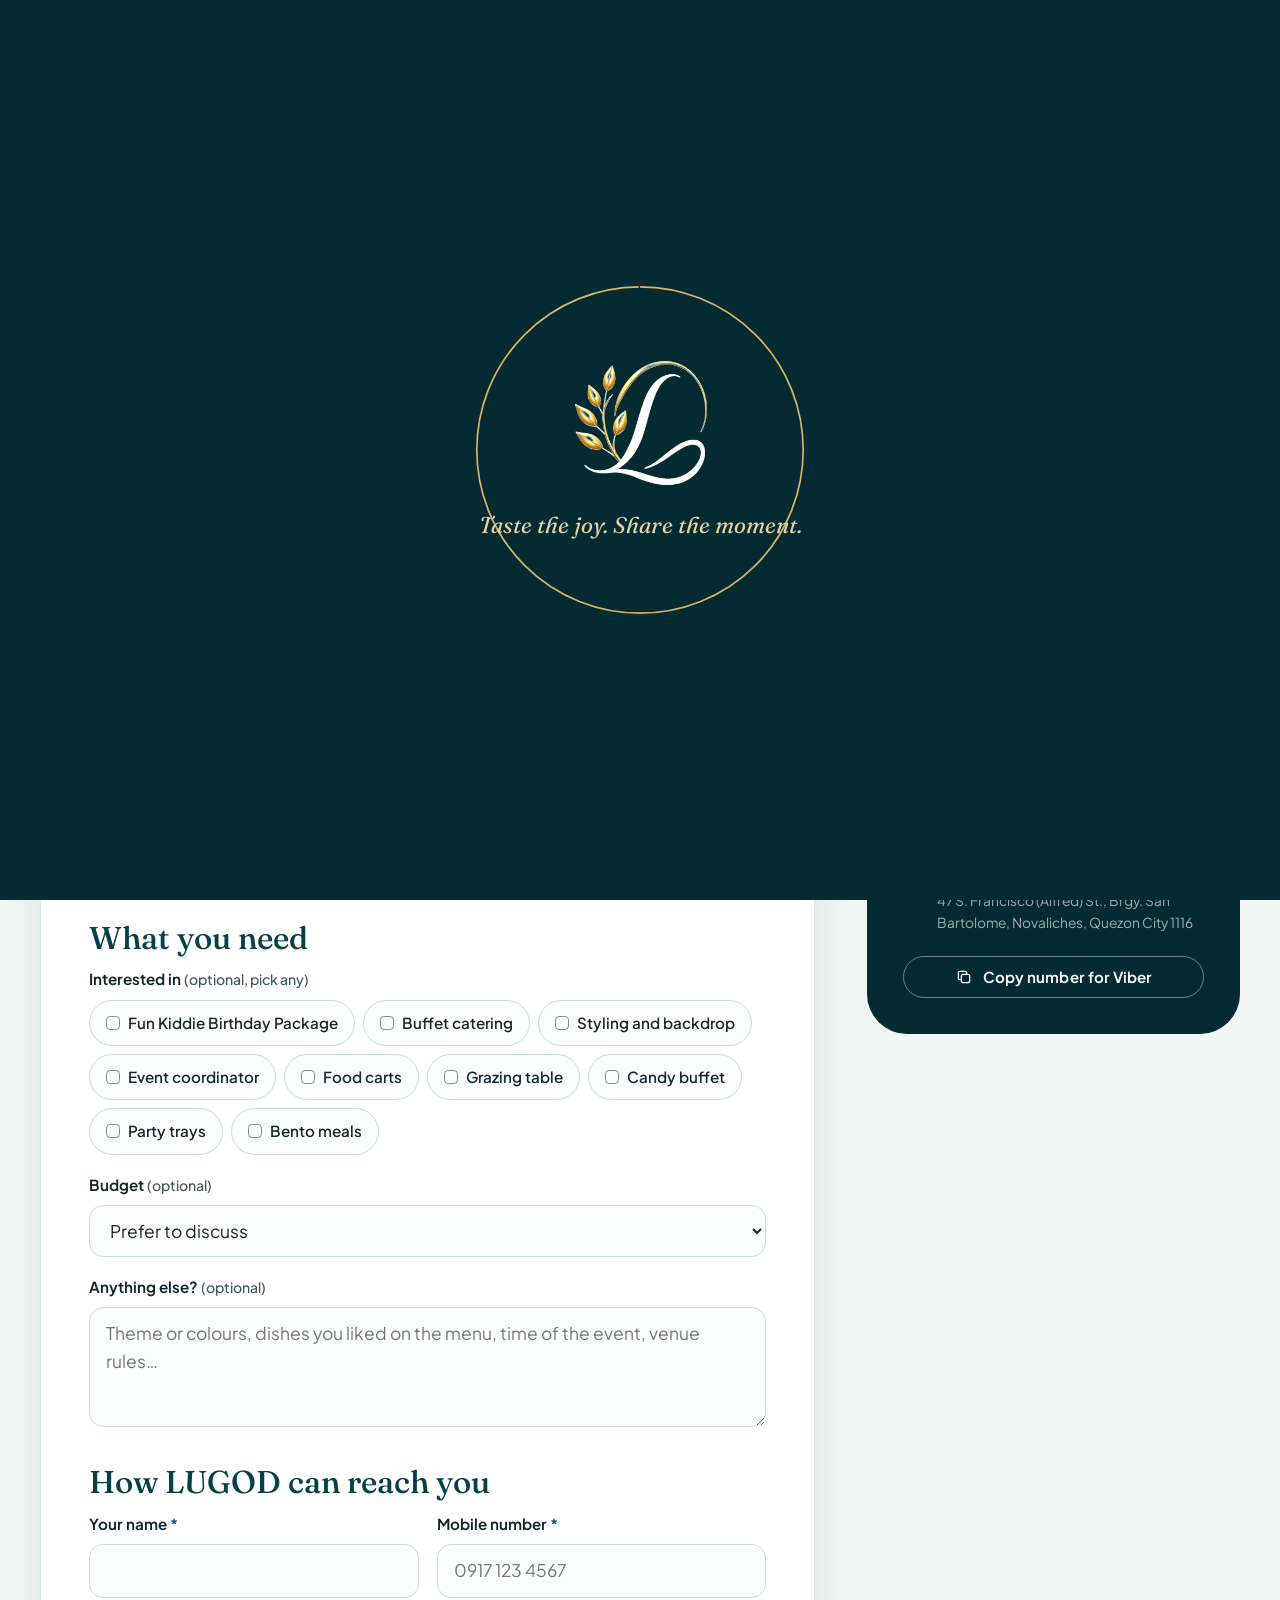
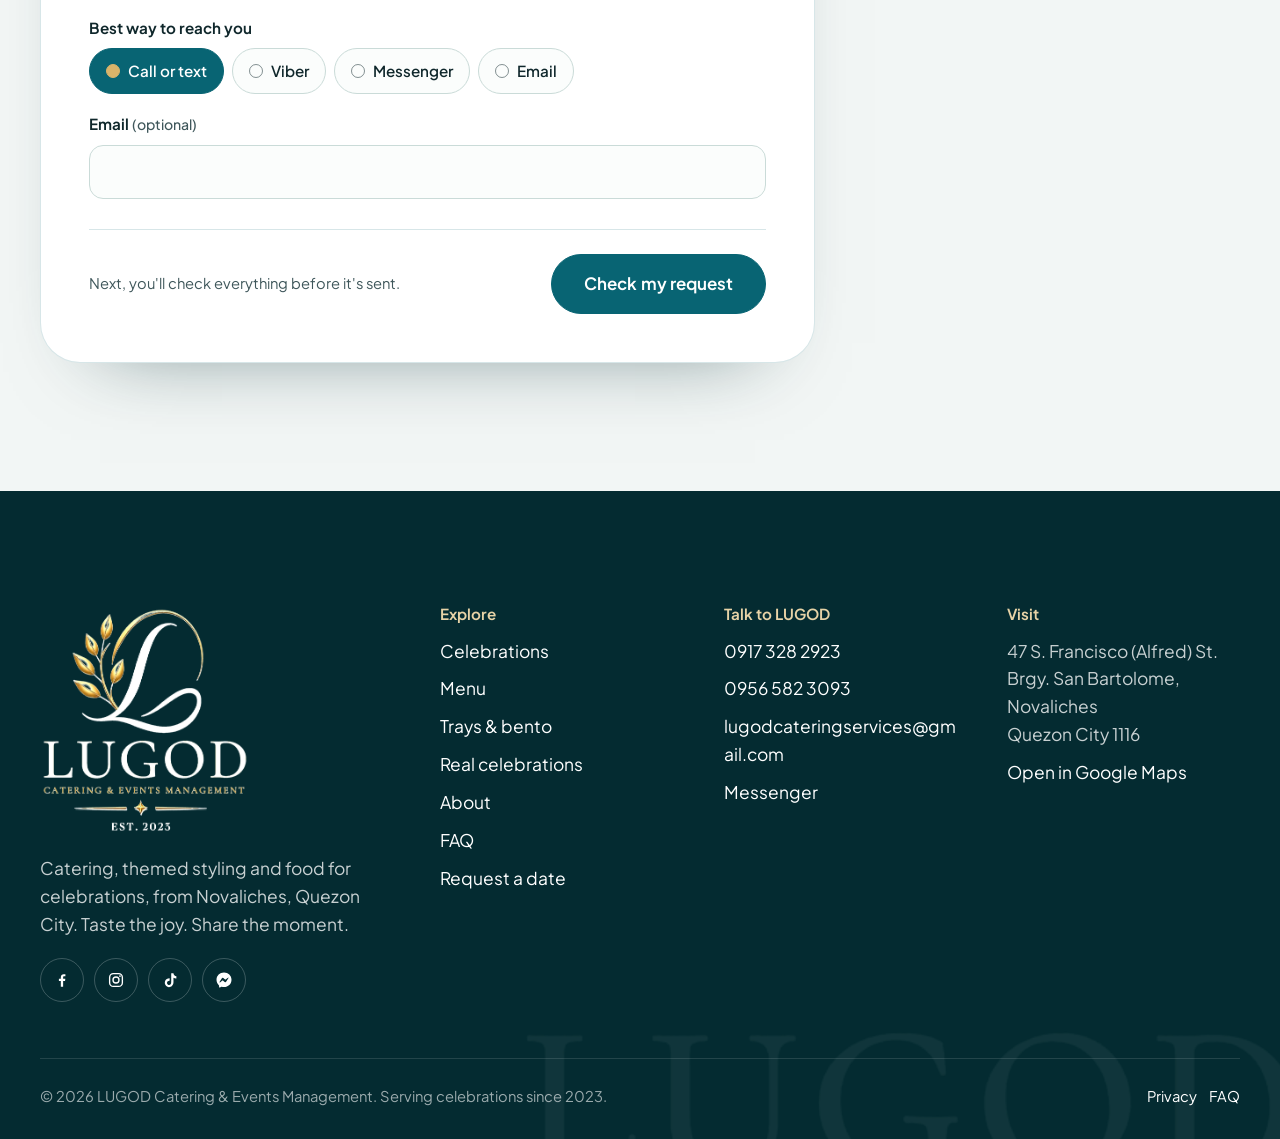
<file: contact.html>
<!doctype html>
<html lang="en-PH">
<head>
<meta charset="utf-8">
<meta name="viewport" content="width=device-width, initial-scale=1, viewport-fit=cover">
<title>Request a date | LUGOD Catering &amp; Events</title>
<meta name="description" content="Send LUGOD your event date, place and guest count. Call, text, Messenger or email. 47 S. Francisco St., San Bartolome, Novaliches, Quezon City.">
<meta name="theme-color" content="#063F48">
<meta property="og:type" content="website">
<meta property="og:site_name" content="LUGOD Catering &amp; Events Management">
<meta property="og:title" content="Request a date | LUGOD Catering &amp; Events">
<meta property="og:description" content="Send LUGOD your event date, place and guest count. Call, text, Messenger or email. 47 S. Francisco St., San Bartolome, Novaliches, Quezon City.">
<meta property="og:image" content="assets/img/share.jpg">
<meta property="og:locale" content="en_PH">
<meta name="twitter:card" content="summary_large_image">
<link rel="icon" href="favicon.ico" sizes="any">
<link rel="icon" type="image/png" sizes="32x32" href="favicon-32.png">
<link rel="apple-touch-icon" href="apple-touch-icon.png">
<link rel="manifest" href="site.webmanifest">
<link rel="preconnect" href="https://fonts.googleapis.com">
<link rel="preconnect" href="https://fonts.gstatic.com" crossorigin>
<link rel="stylesheet" href="https://fonts.googleapis.com/css2?family=Fraunces:ital,opsz,wght,SOFT@0,9..144,300..800,0..100;1,9..144,300..800,0..100&amp;family=Plus+Jakarta+Sans:wght@400..750&amp;display=swap">
<link rel="stylesheet" href="assets/css/main.css?v=1793234653">
<script>
(function () {
  var r = document.documentElement;
  r.classList.add("js");
  var reduce = window.matchMedia && matchMedia("(prefers-reduced-motion: reduce)").matches;
  if (reduce) return;
  r.classList.add("motion");
  var s = null;
  try { s = window.sessionStorage; s.getItem("x"); } catch (e) { s = null; }
  if (s) {
    if (s.getItem("lugod-nav")) { r.classList.add("is-entering"); s.removeItem("lugod-nav"); }
    else if (!s.getItem("lugod-seen")) { r.classList.add("is-opening"); }
    s.setItem("lugod-seen", "1");
  }
  window.__lugodFailsafe = setTimeout(function () {
    r.classList.remove("is-opening", "is-entering");
    r.classList.add("is-revealed");
  }, 4000);
})();
</script>
<script type="application/ld+json">
{
  "@context": "https://schema.org",
  "@type": "LocalBusiness",
  "name": "LUGOD Catering & Events Management",
  "description": "Catering, themed event styling, food carts, grazing tables, food trays and bento meals in Novaliches, Quezon City.",
  "image": "assets/img/share.jpg",
  "logo": "assets/img/logo-full.png",
  "telephone": "+63 917 328 2923",
  "email": "lugodcateringservices@gmail.com",
  "foundingDate": "2023",
  "address": {
    "@type": "PostalAddress",
    "streetAddress": "47 S. Francisco (Alfred) St., Brgy. San Bartolome",
    "addressLocality": "Novaliches, Quezon City",
    "addressRegion": "Metro Manila",
    "postalCode": "1116",
    "addressCountry": "PH"
  },
  "sameAs": [
    "https://www.facebook.com/LUGODEVENTS/",
    "https://www.instagram.com/lugodcateringservices/",
    "https://www.tiktok.com/@lugod.catering.servicee"
  ]
}
</script>
</head>
<body class="page-contact">
<svg width="0" height="0" style="position:absolute" aria-hidden="true" focusable="false">
  <symbol id="i-phone" viewBox="0 0 24 24"><path fill="currentColor" d="M6.6 10.8a15.5 15.5 0 0 0 6.6 6.6l2.2-2.2c.27-.27.67-.36 1.02-.24 1.12.37 2.33.57 3.58.57.55 0 1 .45 1 1V20c0 .55-.45 1-1 1C10.6 21 3 13.4 3 4c0-.55.45-1 1-1h3.5c.55 0 1 .45 1 1 0 1.25.2 2.45.57 3.57.11.35.03.74-.25 1.02l-2.2 2.21z"/></symbol>
  <symbol id="i-messenger" viewBox="0 0 24 24"><path fill="currentColor" d="M12 2C6.36 2 2 6.13 2 11.7c0 2.91 1.19 5.44 3.14 7.17.16.15.26.35.27.57l.05 1.78c.02.57.6.94 1.12.71l1.98-.87c.17-.08.36-.09.53-.04.91.25 1.88.38 2.91.38 5.64 0 10-4.13 10-9.7C22 6.13 17.64 2 12 2zm5.98 7.46-2.93 4.66a1.5 1.5 0 0 1-2.17.4l-2.33-1.75a.6.6 0 0 0-.72 0l-3.15 2.4c-.42.32-.97-.18-.69-.63l2.94-4.66a1.5 1.5 0 0 1 2.17-.4l2.33 1.75c.21.16.51.16.72 0l3.15-2.39c.42-.32.97.18.68.62z"/></symbol>
  <symbol id="i-mail" viewBox="0 0 24 24"><path fill="none" stroke="currentColor" stroke-width="1.8" stroke-linejoin="round" d="M3.5 6.5h17v11h-17z"/><path fill="none" stroke="currentColor" stroke-width="1.8" stroke-linejoin="round" d="m3.8 7 8.2 6.3L20.2 7"/></symbol>
  <symbol id="i-pin" viewBox="0 0 24 24"><path fill="currentColor" d="M12 2a7 7 0 0 0-7 7c0 5.25 7 13 7 13s7-7.75 7-13a7 7 0 0 0-7-7zm0 9.5a2.5 2.5 0 1 1 0-5 2.5 2.5 0 0 1 0 5z"/></symbol>
  <symbol id="i-arrow" viewBox="0 0 24 24"><path fill="none" stroke="currentColor" stroke-width="2" stroke-linecap="round" stroke-linejoin="round" d="M5 12h14M13 6l6 6-6 6"/></symbol>
  <symbol id="i-arrow-left" viewBox="0 0 24 24"><path fill="none" stroke="currentColor" stroke-width="2" stroke-linecap="round" stroke-linejoin="round" d="M19 12H5M11 6l-6 6 6 6"/></symbol>
  <symbol id="i-close" viewBox="0 0 24 24"><path fill="none" stroke="currentColor" stroke-width="2" stroke-linecap="round" d="M6 6l12 12M18 6 6 18"/></symbol>
  <symbol id="i-facebook" viewBox="0 0 24 24"><path fill="currentColor" d="M13.5 21v-7.6h2.56l.38-2.97H13.5V8.53c0-.86.24-1.45 1.47-1.45h1.57V4.43a21 21 0 0 0-2.29-.12c-2.27 0-3.82 1.39-3.82 3.93v2.19H7.87v2.97h2.56V21h3.07z"/></symbol>
  <symbol id="i-instagram" viewBox="0 0 24 24"><rect x="3.5" y="3.5" width="17" height="17" rx="5" fill="none" stroke="currentColor" stroke-width="1.8"/><circle cx="12" cy="12" r="4" fill="none" stroke="currentColor" stroke-width="1.8"/><circle cx="17.3" cy="6.7" r="1.15" fill="currentColor"/></symbol>
  <symbol id="i-tiktok" viewBox="0 0 24 24"><path fill="currentColor" d="M16.6 3c.32 2.33 1.66 3.82 3.9 3.98v3.12c-1.43.13-2.7-.33-3.86-1.07v5.6c0 6.98-7.6 9.16-10.66 4.16-1.96-3.2-.76-8.84 5.53-9.07v3.3c-.48.08-.99.2-1.46.36-1.4.47-2.19 1.36-1.97 2.93.43 3.02 5.99 3.91 5.53-1.98V3.01h2.99z"/></symbol>
  <symbol id="i-viber" viewBox="0 0 24 24"><path fill="currentColor" d="M11.4 2C7.6 2 4.4 2.6 3.2 7.1c-.6 2.4-.6 5.2 0 7.6.5 2 1.8 3.2 3.6 3.8v2.6c0 .6.7.9 1.1.5l2.4-2.5c.4 0 .8.1 1.2.1 3.8 0 7-.6 8.2-5.1.6-2.4.6-5.2 0-7.6C18.5 2.6 15.2 2 11.4 2zm4.4 12.4c-.4.6-1.1 1.2-1.8 1.1-2.9-.6-6.4-3.9-7.2-7-.2-.8.4-1.6 1-2 .4-.2.8-.2 1.1.1l1.1 1.4c.3.4.2.9-.2 1.2l-.4.3c.6 1.6 1.7 2.7 3.2 3.4l.3-.4c.3-.4.8-.5 1.2-.2l1.4 1c.4.3.4.8.1 1.1z"/></symbol>
  <symbol id="i-sms" viewBox="0 0 24 24"><path fill="none" stroke="currentColor" stroke-width="1.8" stroke-linejoin="round" d="M4 5h16v11H9l-5 4z"/><path stroke="currentColor" stroke-width="1.8" stroke-linecap="round" d="M8.5 10.5h.01M12 10.5h.01M15.5 10.5h.01"/></symbol>
  <symbol id="i-search" viewBox="0 0 24 24"><circle cx="11" cy="11" r="6.5" fill="none" stroke="currentColor" stroke-width="2"/><path stroke="currentColor" stroke-width="2" stroke-linecap="round" d="m16 16 4.5 4.5"/></symbol>
  <symbol id="i-info" viewBox="0 0 24 24"><circle cx="12" cy="12" r="9" fill="none" stroke="currentColor" stroke-width="1.8"/><path stroke="currentColor" stroke-width="2" stroke-linecap="round" d="M12 11v5.5M12 7.5h.01"/></symbol>
  <symbol id="i-copy" viewBox="0 0 24 24"><rect x="8.5" y="8.5" width="11" height="11" rx="2.5" fill="none" stroke="currentColor" stroke-width="1.8"/><path fill="none" stroke="currentColor" stroke-width="1.8" d="M15.5 8.5V6.5a2 2 0 0 0-2-2h-7a2 2 0 0 0-2 2v7a2 2 0 0 0 2 2h2"/></symbol>
  <symbol id="i-pause" viewBox="0 0 24 24"><path fill="currentColor" d="M7 5h3.5v14H7zM13.5 5H17v14h-3.5z"/></symbol>
  <symbol id="i-calendar" viewBox="0 0 24 24"><rect x="3.5" y="5" width="17" height="15.5" rx="3" fill="none" stroke="currentColor" stroke-width="1.8"/><path stroke="currentColor" stroke-width="1.8" stroke-linecap="round" d="M3.5 10h17M8 3v4M16 3v4"/></symbol>
</svg>

<a class="skip" href="#main">Skip to content</a>
<div class="progress" aria-hidden="true"></div>

<div class="curtain" aria-hidden="true">
  <svg class="curtain__ring" viewBox="0 0 200 200"><circle cx="100" cy="100" r="96" pathLength="1000"/></svg>
  <div class="curtain__inner">
    <img class="curtain__emblem" src="assets/img/logo-emblem-light-520.webp" alt="" width="260" height="246">
    <p class="curtain__tag">Taste the joy. Share the moment.</p>
  </div>
</div>

<header class="site-header">
  <div class="wrap">
    <a class="brand" href="index.html" aria-label="LUGOD Catering &amp; Events Management, home">
      <img class="brand__emblem" src="assets/img/logo-emblem-520.webp" alt="" width="46" height="44">
      <img class="brand__word" src="assets/img/logo-wordmark-520.webp" alt="" width="104" height="22">
    </a>
    <nav class="nav" aria-label="Main">
<a href="celebrations.html">Celebrations</a><a href="menu.html">Menu</a><a href="trays-and-bento.html">Trays &amp; bento</a><a href="real-celebrations.html">Real celebrations</a><a href="about.html">About</a><a href="faq.html">FAQ</a>      <a class="btn btn--sm" href="contact.html" data-magnetic>Request a date</a>
    </nav>
    <button class="menu-toggle" type="button" aria-expanded="false" aria-controls="mobile-nav" aria-label="Open menu"><span></span><span></span></button>
  </div>
</header>

<div class="mobile-nav" id="mobile-nav" aria-hidden="true">
  <ul>
    <li><a class="mobile-nav__link" href="index.html">Home</a></li>
<li><a class="mobile-nav__link" href="celebrations.html">Celebrations</a></li><li><a class="mobile-nav__link" href="menu.html">Menu</a></li><li><a class="mobile-nav__link" href="trays-and-bento.html">Trays &amp; bento</a></li><li><a class="mobile-nav__link" href="real-celebrations.html">Real celebrations</a></li><li><a class="mobile-nav__link" href="about.html">About</a></li><li><a class="mobile-nav__link" href="faq.html">FAQ</a></li>    <li><a class="mobile-nav__link" href="contact.html" aria-current="page">Request a date</a></li>
  </ul>
  <div class="mobile-nav__foot">
    <a class="btn btn--gold" href="tel:+639173282923"><svg aria-hidden="true"><use href="#i-phone"/></svg>Call 0917 328 2923</a>
    <a href="https://m.me/LUGODEVENTS" target="_blank" rel="noopener">Message LUGOD on Messenger</a>
  </div>
</div>

<main id="main">
<section class="page-hero page-hero--simple" data-palette="#FEACEC,#8C52FF,#5BC0D2,#FFEB5C" style="padding-bottom:40px">
  <div class="hero__wash" aria-hidden="true"><span class="blob blob--1"></span><span class="blob blob--2"></span></div>
  <div class="wrap">
    <ul class="crumbs"><li><a href="index.html">Home</a></li><li aria-current="page">Request a date</li></ul>
    <h1 data-split data-split-delay="100">Request a date</h1>
    <p class="page-hero__lead" data-hero-in>Tell LUGOD about your event. You'll check a summary before anything is sent, and your date is reserved only when LUGOD confirms it with you.</p>
  </div>
</section>

<section class="section" style="padding-top:0">
  <div class="wrap contact-grid">
    <div class="form-card">
      <ol class="form-steps" aria-label="Progress">
        <li aria-current="step"><b>1</b>Your event</li>
        <li><b>2</b>Check and send</li>
        <li><b>3</b>Done</li>
      </ol>

      <noscript><div class="note" style="margin-bottom:22px"><p>This form needs JavaScript to prepare your request. You can still reach LUGOD by calling 0917 328 2923, emailing <a href="mailto:lugodcateringservices@gmail.com">lugodcateringservices@gmail.com</a>, or messaging on <a href="https://m.me/LUGODEVENTS">Messenger</a>.</p></div></noscript>
      <form id="request-form" novalidate>
        <div class="form-error-summary" role="alert" tabindex="-1">
          <strong>A few things need fixing:</strong>
          <ul></ul>
        </div>

        <fieldset>
          <legend>Your event</legend>
          <div class="field-row">
            <div class="field">
              <label for="f-type">Kind of event <span class="req" aria-hidden="true">*</span></label>
              <select id="f-type" name="event_type" required aria-describedby="e-type">
                <option value="">Choose one</option>
<option value="kiddie">Kiddie birthday party</option><option value="birthday">Birthday or milestone</option><option value="baptism">Baptism</option><option value="debut">Debut</option><option value="milestone">Anniversary</option><option value="corporate">Company or school event</option><option value="catering">Catering only (no styling)</option><option value="trays">Party trays</option><option value="bento">Bento meals</option><option value="other">Something else</option>              </select>
              <p class="error" id="e-type"></p>
            </div>
            <div class="field">
              <label for="f-date">Date <span class="req" aria-hidden="true">*</span></label>
              <input id="f-date" name="date" type="date" required aria-describedby="e-date">
              <label class="inline-check"><input type="checkbox" name="date_unsure" value="yes"> Not sure yet</label>
              <p class="error" id="e-date"></p>
            </div>
          </div>
          <div class="field-row">
            <div class="field">
              <label for="f-loc">Venue or area <span class="req" aria-hidden="true">*</span></label>
              <input id="f-loc" name="location" type="text" autocomplete="address-level3" placeholder="e.g. clubhouse in Brgy. San Bartolome, QC" required aria-describedby="h-loc e-loc">
              <p class="hint" id="h-loc">The barangay and city are enough for now.</p>
              <p class="error" id="e-loc"></p>
            </div>
            <div class="field">
              <label for="f-guests">Guests or meals <span class="req" aria-hidden="true">*</span></label>
              <input id="f-guests" name="guests" type="number" inputmode="numeric" min="1" max="5000" placeholder="e.g. 100" required aria-describedby="h-guests e-guests">
              <p class="hint" id="h-guests">Your best estimate. For trays or bento, the number of people.</p>
              <p class="error" id="e-guests"></p>
            </div>
          </div>
        </fieldset>

        <fieldset>
          <legend>What you need</legend>
          <div class="field">
            <span class="field__label" id="l-services">Interested in <span class="opt">(optional, pick any)</span></span>
            <div class="pills" role="group" aria-labelledby="l-services">
              <label class="pill"><input type="checkbox" name="services" value="fun-kiddie" data-label="Fun Kiddie Birthday Package"><span>Fun Kiddie Birthday Package</span></label>
              <label class="pill"><input type="checkbox" name="services" value="catering" data-label="Buffet catering"><span>Buffet catering</span></label>
              <label class="pill"><input type="checkbox" name="services" value="styling" data-label="Styling and backdrop"><span>Styling and backdrop</span></label>
              <label class="pill"><input type="checkbox" name="services" value="coordination" data-label="Event coordinator"><span>Event coordinator</span></label>
              <label class="pill"><input type="checkbox" name="services" value="food-carts" data-label="Food carts"><span>Food carts</span></label>
              <label class="pill"><input type="checkbox" name="services" value="grazing" data-label="Grazing table"><span>Grazing table</span></label>
              <label class="pill"><input type="checkbox" name="services" value="candy" data-label="Candy buffet"><span>Candy buffet</span></label>
              <label class="pill"><input type="checkbox" name="services" value="trays" data-label="Party trays"><span>Party trays</span></label>
              <label class="pill"><input type="checkbox" name="services" value="bento" data-label="Bento meals"><span>Bento meals</span></label>
            </div>
          </div>
          <div class="field">
            <label for="f-budget">Budget <span class="opt">(optional)</span></label>
            <select id="f-budget" name="budget">
              <option value="">Prefer to discuss</option>
<option>Under ₱30,000</option><option>₱30,000 to ₱60,000</option><option>₱60,000 to ₱100,000</option><option>₱100,000 to ₱150,000</option><option>Over ₱150,000</option>            </select>
          </div>
          <div class="field">
            <label for="f-notes">Anything else? <span class="opt">(optional)</span></label>
            <textarea id="f-notes" name="notes" maxlength="1500" placeholder="Theme or colours, dishes you liked on the menu, time of the event, venue rules…"></textarea>
          </div>
        </fieldset>

        <fieldset>
          <legend>How LUGOD can reach you</legend>
          <div class="field-row">
            <div class="field">
              <label for="f-name">Your name <span class="req" aria-hidden="true">*</span></label>
              <input id="f-name" name="name" type="text" autocomplete="name" required aria-describedby="e-name">
              <p class="error" id="e-name"></p>
            </div>
            <div class="field">
              <label for="f-mobile">Mobile number <span class="req" aria-hidden="true">*</span></label>
              <input id="f-mobile" name="mobile" type="tel" autocomplete="tel" inputmode="tel" placeholder="0917 123 4567" required aria-describedby="e-mobile">
              <p class="error" id="e-mobile"></p>
            </div>
          </div>
          <div class="field">
            <span class="field__label" id="l-pref">Best way to reach you</span>
            <div class="pills" role="radiogroup" aria-labelledby="l-pref">
              <label class="pill"><input type="radio" name="contact_pref" value="Call or text" checked><span>Call or text</span></label>
              <label class="pill"><input type="radio" name="contact_pref" value="Viber"><span>Viber</span></label>
              <label class="pill"><input type="radio" name="contact_pref" value="Messenger"><span>Messenger</span></label>
              <label class="pill"><input type="radio" name="contact_pref" value="Email"><span>Email</span></label>
            </div>
          </div>
          <div class="field">
            <label for="f-email">Email <span class="opt">(optional)</span></label>
            <input id="f-email" name="email" type="email" autocomplete="email" aria-describedby="e-email">
            <p class="error" id="e-email"></p>
          </div>
          <div class="hp" aria-hidden="true">
            <label for="f-website">Leave this empty</label>
            <input id="f-website" name="website" type="text" tabindex="-1" autocomplete="off">
          </div>
        </fieldset>

        <div class="form-actions">
          <p class="small muted">Next, you'll check everything before it's sent.</p>
          <button class="btn btn--lg" type="submit" data-magnetic>Check my request</button>
        </div>
      </form>

      <div id="request-review" hidden>
        <h2 style="font-size:var(--step-3);margin-bottom:16px">Check your request</h2>
        <dl class="review-box"></dl>
        <div class="actions" style="margin-bottom:22px">
          <button class="btn btn--ghost btn--sm" type="button" data-edit><svg class="" aria-hidden="true" focusable="false"><use href="#i-arrow-left"/></svg>Edit details</button>
          <button class="btn btn--ghost btn--sm" type="button" data-copy-request><svg class="" aria-hidden="true" focusable="false"><use href="#i-copy"/></svg>Copy as text</button>
        </div>
        <p>Choose how to send it. Sending is a request, not a reservation: LUGOD will reply to confirm your date.</p>
        <div style="margin:18px 0">
          <button class="btn btn--lg" type="button" data-send="direct" hidden>Send to LUGOD</button>
          <p class="small" data-direct-status role="status" style="margin-top:10px;color:#8C1D18"></p>
        </div>
        <div class="send-ways">
          <a class="send-way" data-send="email" href="mailto:lugodcateringservices@gmail.com"><strong><svg class="" aria-hidden="true" focusable="false"><use href="#i-mail"/></svg>Email</strong><span>Opens your email app with everything filled in.</span></a>
          <a class="send-way" data-send="messenger" href="https://m.me/LUGODEVENTS"><strong><svg class="" aria-hidden="true" focusable="false"><use href="#i-messenger"/></svg>Messenger</strong><span>Copies your request, then opens LUGOD's chat. Paste and send.</span></a>
          <a class="send-way" data-send="viber" href="viber://chat?number=%2B639173282923"><strong><svg class="" aria-hidden="true" focusable="false"><use href="#i-viber"/></svg>Viber</strong><span>Copies your request, then opens Viber to 0917 328 2923.</span></a>
          <a class="send-way" data-send="sms" href="sms:+639173282923"><strong><svg class="" aria-hidden="true" focusable="false"><use href="#i-sms"/></svg>Text message</strong><span>Opens your messages app addressed to 0917 328 2923.</span></a>
        </div>
        <div class="note after-send" hidden>
          <svg class="" aria-hidden="true" focusable="false"><use href="#i-info"/></svg>
          <div style="display:grid;gap:12px">
            <p>Did your message go through in <span data-via>the app</span>? If it didn't open, copy the text above and send it any way you like, or call 0917 328 2923.</p>
            <button class="btn btn--sm" type="button" data-finish style="justify-self:start">Yes, I've sent it</button>
          </div>
        </div>
      </div>

      <div id="request-done" hidden>
        <div class="success">
          <svg class="success__mark" viewBox="0 0 90 90" aria-hidden="true"><circle cx="45" cy="45" r="40"/><path d="M28 46l12 12 23-25"/></svg>
          <h2 style="font-size:var(--step-3)">Your request is with LUGOD</h2>
          <p class="muted" style="max-width:46ch">LUGOD will reply to check your date and talk through the menu, styling and price. Your date is reserved only once they confirm it with you.</p>
          <div class="actions" style="justify-content:center">
            <a class="btn" href="real-celebrations.html">See real celebrations</a>
            <a class="btn btn--ghost" href="menu.html">Browse the menu</a>
          </div>
        </div>
      </div>
    </div>

    <aside class="side-card" aria-labelledby="side-title">
      <h2 id="side-title">Prefer to talk?</h2>
      <p>LUGOD answers on Facebook, by phone and by email. Mention your date first.</p>
      <ul class="side-list">
        <li><a href="tel:+639173282923"><svg class="" aria-hidden="true" focusable="false"><use href="#i-phone"/></svg><span><strong>0917 328 2923</strong><small>Call or text</small></span></a></li>
        <li><a href="tel:+639565823093"><svg class="" aria-hidden="true" focusable="false"><use href="#i-phone"/></svg><span><strong>0956 582 3093</strong><small>Second number</small></span></a></li>
        <li><a href="https://m.me/LUGODEVENTS" target="_blank" rel="noopener"><svg class="" aria-hidden="true" focusable="false"><use href="#i-messenger"/></svg><span><strong>Messenger</strong><small>facebook.com/LUGODEVENTS</small></span></a></li>
        <li><a href="mailto:lugodcateringservices@gmail.com"><svg class="" aria-hidden="true" focusable="false"><use href="#i-mail"/></svg><span><strong>Email</strong><small>lugodcateringservices@gmail.com</small></span></a></li>
        <li><a href="https://www.google.com/maps/search/?api=1&amp;query=47+S.+Francisco+St%2C+San+Bartolome%2C+Novaliches%2C+Quezon+City" target="_blank" rel="noopener"><svg class="" aria-hidden="true" focusable="false"><use href="#i-pin"/></svg><span><strong>Visit</strong><small>47 S. Francisco (Alfred) St., Brgy. San Bartolome, Novaliches, Quezon City 1116</small></span></a></li>
      </ul>
      <button class="btn btn--outline-light btn--sm" type="button" data-copy="0917 328 2923"><svg class="" aria-hidden="true" focusable="false"><use href="#i-copy"/></svg>Copy number for Viber</button>
    </aside>
  </div>
</section>
</main>

<footer class="site-footer">
  <img class="footer-word" src="assets/img/logo-wordmark-light-520.webp" alt="" width="520" height="98" loading="lazy">
  <div class="wrap">
    <div class="footer-top">
      <div class="footer-brand">
        <img src="assets/img/logo-full-light-520.webp" alt="LUGOD Catering &amp; Events Management, established 2023" width="210" height="230" loading="lazy">
        <p>Catering, themed styling and food for celebrations, from Novaliches, Quezon City. Taste the joy. Share the moment.</p>
        <div class="socials">
          <a href="https://www.facebook.com/LUGODEVENTS/" target="_blank" rel="noopener" aria-label="LUGOD on Facebook"><svg aria-hidden="true"><use href="#i-facebook"/></svg></a>
          <a href="https://www.instagram.com/lugodcateringservices/" target="_blank" rel="noopener" aria-label="LUGOD on Instagram"><svg aria-hidden="true"><use href="#i-instagram"/></svg></a>
          <a href="https://www.tiktok.com/@lugod.catering.servicee" target="_blank" rel="noopener" aria-label="LUGOD on TikTok"><svg aria-hidden="true"><use href="#i-tiktok"/></svg></a>
          <a href="https://m.me/LUGODEVENTS" target="_blank" rel="noopener" aria-label="Message LUGOD on Messenger"><svg aria-hidden="true"><use href="#i-messenger"/></svg></a>
        </div>
      </div>
      <div class="footer-col">
        <h2>Explore</h2>
        <ul><li><a href="celebrations.html">Celebrations</a></li><li><a href="menu.html">Menu</a></li><li><a href="trays-and-bento.html">Trays &amp; bento</a></li><li><a href="real-celebrations.html">Real celebrations</a></li><li><a href="about.html">About</a></li><li><a href="faq.html">FAQ</a></li><li><a href="contact.html">Request a date</a></li></ul>
      </div>
      <div class="footer-col">
        <h2>Talk to LUGOD</h2>
        <ul>
          <li><a href="tel:+639173282923">0917 328 2923</a></li>
          <li><a href="tel:+639565823093">0956 582 3093</a></li>
          <li><a href="mailto:lugodcateringservices@gmail.com">lugodcateringservices@gmail.com</a></li>
          <li><a href="https://m.me/LUGODEVENTS" target="_blank" rel="noopener">Messenger</a></li>
        </ul>
      </div>
      <div class="footer-col">
        <h2>Visit</h2>
        <ul>
          <li>47 S. Francisco (Alfred) St.<br>Brgy. San Bartolome, Novaliches<br>Quezon City 1116</li>
          <li><a href="https://www.google.com/maps/search/?api=1&amp;query=47+S.+Francisco+St%2C+San+Bartolome%2C+Novaliches%2C+Quezon+City" target="_blank" rel="noopener">Open in Google Maps</a></li>
        </ul>
      </div>
    </div>
    <div class="footer-bottom">
      <p>&copy; <span data-year>2026</span> LUGOD Catering &amp; Events Management. Serving celebrations since 2023.</p>
      <p><a href="privacy.html">Privacy</a> &nbsp;&nbsp; <a href="faq.html">FAQ</a></p>
    </div>
  </div>
</footer>

<nav class="mobile-bar" aria-label="Quick contact">
  <a href="tel:+639173282923"><svg aria-hidden="true"><use href="#i-phone"/></svg>Call</a>
  <a href="https://m.me/LUGODEVENTS" target="_blank" rel="noopener"><svg aria-hidden="true"><use href="#i-messenger"/></svg>Message</a>
  <a class="is-primary" href="contact.html"><svg aria-hidden="true"><use href="#i-calendar"/></svg>Request a date</a>
</nav>

<script src="assets/js/config.js?v=1793234653"></script>
<script src="assets/js/main.js?v=1793234653" defer></script>
</body>
</html>
</file>
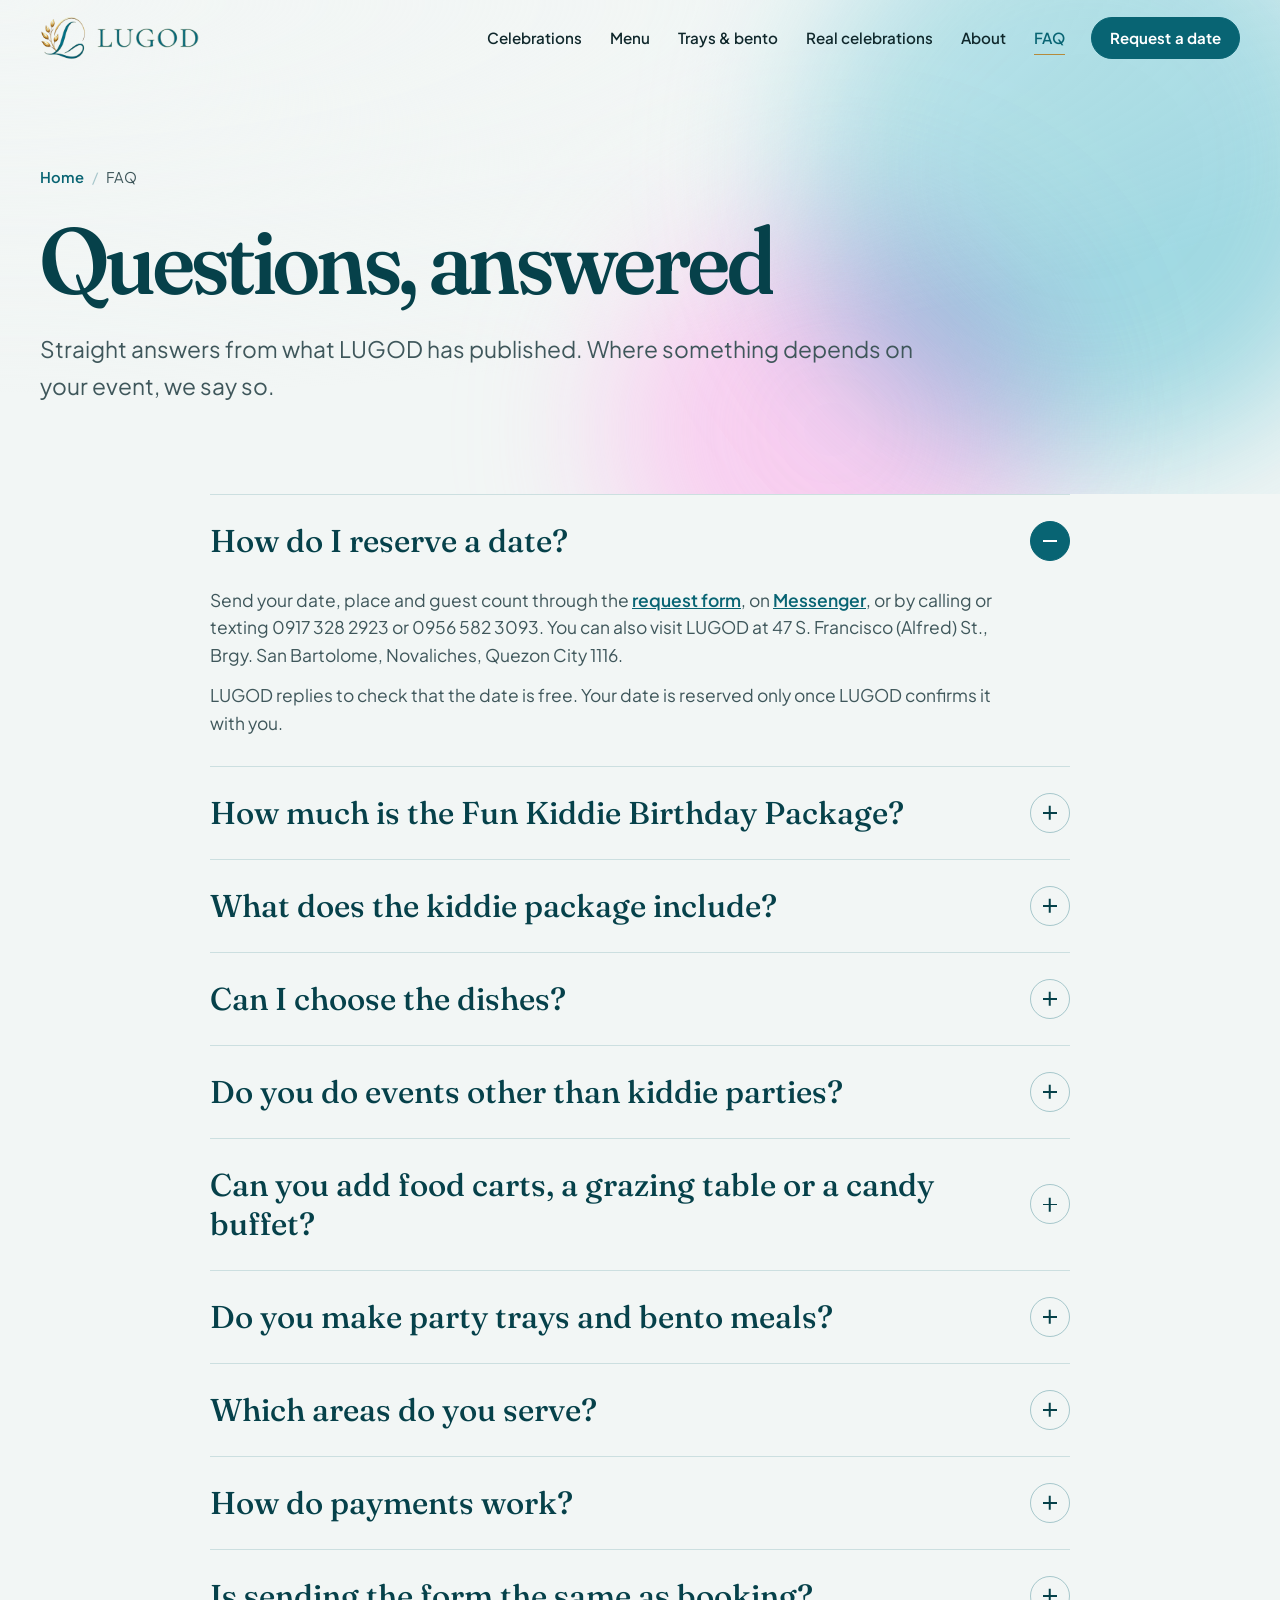
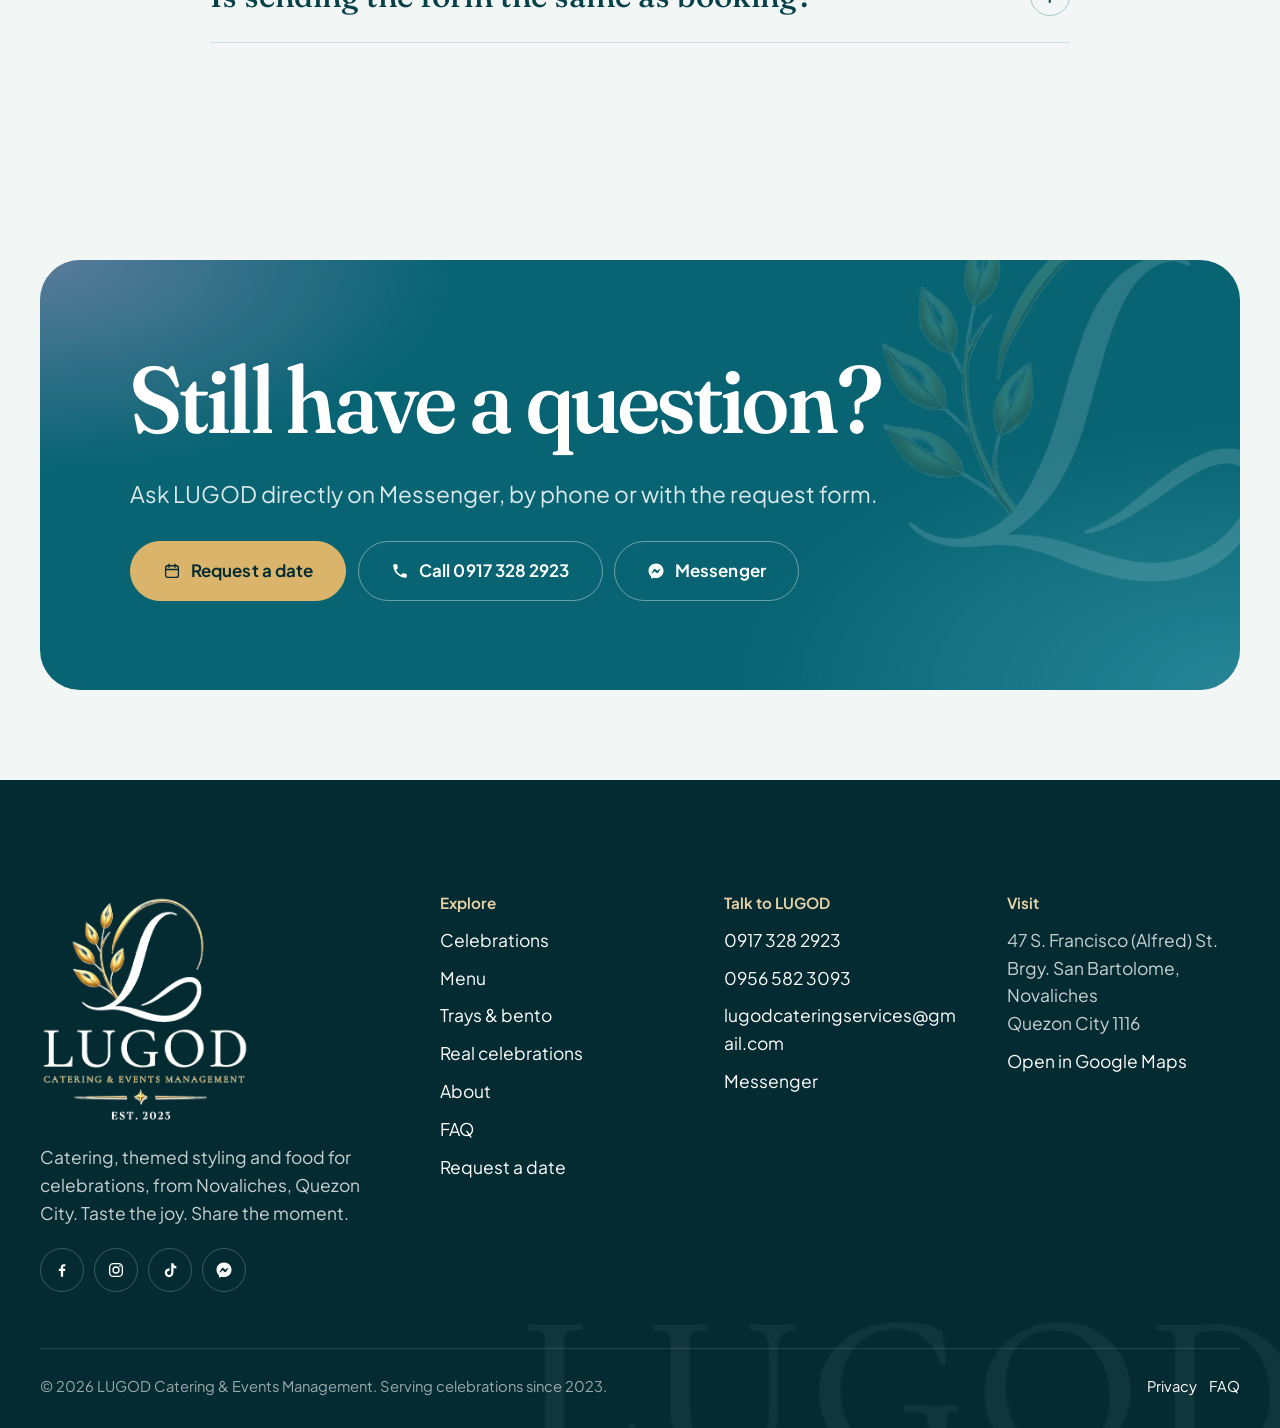
<file: faq.html>
<!doctype html>
<html lang="en-PH">
<head>
<meta charset="utf-8">
<meta name="viewport" content="width=device-width, initial-scale=1, viewport-fit=cover">
<title>Questions and answers | LUGOD Catering &amp; Events</title>
<meta name="description" content="How to reserve a date with LUGOD, what the kiddie package includes, menu choices, trays, bento and more.">
<meta name="theme-color" content="#063F48">
<meta property="og:type" content="website">
<meta property="og:site_name" content="LUGOD Catering &amp; Events Management">
<meta property="og:title" content="Questions and answers | LUGOD Catering &amp; Events">
<meta property="og:description" content="How to reserve a date with LUGOD, what the kiddie package includes, menu choices, trays, bento and more.">
<meta property="og:image" content="assets/img/share.jpg">
<meta property="og:locale" content="en_PH">
<meta name="twitter:card" content="summary_large_image">
<link rel="icon" href="favicon.ico" sizes="any">
<link rel="icon" type="image/png" sizes="32x32" href="favicon-32.png">
<link rel="apple-touch-icon" href="apple-touch-icon.png">
<link rel="manifest" href="site.webmanifest">
<link rel="preconnect" href="https://fonts.googleapis.com">
<link rel="preconnect" href="https://fonts.gstatic.com" crossorigin>
<link rel="stylesheet" href="https://fonts.googleapis.com/css2?family=Fraunces:ital,opsz,wght,SOFT@0,9..144,300..800,0..100;1,9..144,300..800,0..100&amp;family=Plus+Jakarta+Sans:wght@400..750&amp;display=swap">
<link rel="stylesheet" href="assets/css/main.css?v=1793234653">
<script>
(function () {
  var r = document.documentElement;
  r.classList.add("js");
  var reduce = window.matchMedia && matchMedia("(prefers-reduced-motion: reduce)").matches;
  if (reduce) return;
  r.classList.add("motion");
  var s = null;
  try { s = window.sessionStorage; s.getItem("x"); } catch (e) { s = null; }
  if (s) {
    if (s.getItem("lugod-nav")) { r.classList.add("is-entering"); s.removeItem("lugod-nav"); }
    else if (!s.getItem("lugod-seen")) { r.classList.add("is-opening"); }
    s.setItem("lugod-seen", "1");
  }
  window.__lugodFailsafe = setTimeout(function () {
    r.classList.remove("is-opening", "is-entering");
    r.classList.add("is-revealed");
  }, 4000);
})();
</script>
<script type="application/ld+json">
{
  "@context": "https://schema.org",
  "@type": "LocalBusiness",
  "name": "LUGOD Catering & Events Management",
  "description": "Catering, themed event styling, food carts, grazing tables, food trays and bento meals in Novaliches, Quezon City.",
  "image": "assets/img/share.jpg",
  "logo": "assets/img/logo-full.png",
  "telephone": "+63 917 328 2923",
  "email": "lugodcateringservices@gmail.com",
  "foundingDate": "2023",
  "address": {
    "@type": "PostalAddress",
    "streetAddress": "47 S. Francisco (Alfred) St., Brgy. San Bartolome",
    "addressLocality": "Novaliches, Quezon City",
    "addressRegion": "Metro Manila",
    "postalCode": "1116",
    "addressCountry": "PH"
  },
  "sameAs": [
    "https://www.facebook.com/LUGODEVENTS/",
    "https://www.instagram.com/lugodcateringservices/",
    "https://www.tiktok.com/@lugod.catering.servicee"
  ]
}
</script>
</head>
<body class="page-faq">
<svg width="0" height="0" style="position:absolute" aria-hidden="true" focusable="false">
  <symbol id="i-phone" viewBox="0 0 24 24"><path fill="currentColor" d="M6.6 10.8a15.5 15.5 0 0 0 6.6 6.6l2.2-2.2c.27-.27.67-.36 1.02-.24 1.12.37 2.33.57 3.58.57.55 0 1 .45 1 1V20c0 .55-.45 1-1 1C10.6 21 3 13.4 3 4c0-.55.45-1 1-1h3.5c.55 0 1 .45 1 1 0 1.25.2 2.45.57 3.57.11.35.03.74-.25 1.02l-2.2 2.21z"/></symbol>
  <symbol id="i-messenger" viewBox="0 0 24 24"><path fill="currentColor" d="M12 2C6.36 2 2 6.13 2 11.7c0 2.91 1.19 5.44 3.14 7.17.16.15.26.35.27.57l.05 1.78c.02.57.6.94 1.12.71l1.98-.87c.17-.08.36-.09.53-.04.91.25 1.88.38 2.91.38 5.64 0 10-4.13 10-9.7C22 6.13 17.64 2 12 2zm5.98 7.46-2.93 4.66a1.5 1.5 0 0 1-2.17.4l-2.33-1.75a.6.6 0 0 0-.72 0l-3.15 2.4c-.42.32-.97-.18-.69-.63l2.94-4.66a1.5 1.5 0 0 1 2.17-.4l2.33 1.75c.21.16.51.16.72 0l3.15-2.39c.42-.32.97.18.68.62z"/></symbol>
  <symbol id="i-mail" viewBox="0 0 24 24"><path fill="none" stroke="currentColor" stroke-width="1.8" stroke-linejoin="round" d="M3.5 6.5h17v11h-17z"/><path fill="none" stroke="currentColor" stroke-width="1.8" stroke-linejoin="round" d="m3.8 7 8.2 6.3L20.2 7"/></symbol>
  <symbol id="i-pin" viewBox="0 0 24 24"><path fill="currentColor" d="M12 2a7 7 0 0 0-7 7c0 5.25 7 13 7 13s7-7.75 7-13a7 7 0 0 0-7-7zm0 9.5a2.5 2.5 0 1 1 0-5 2.5 2.5 0 0 1 0 5z"/></symbol>
  <symbol id="i-arrow" viewBox="0 0 24 24"><path fill="none" stroke="currentColor" stroke-width="2" stroke-linecap="round" stroke-linejoin="round" d="M5 12h14M13 6l6 6-6 6"/></symbol>
  <symbol id="i-arrow-left" viewBox="0 0 24 24"><path fill="none" stroke="currentColor" stroke-width="2" stroke-linecap="round" stroke-linejoin="round" d="M19 12H5M11 6l-6 6 6 6"/></symbol>
  <symbol id="i-close" viewBox="0 0 24 24"><path fill="none" stroke="currentColor" stroke-width="2" stroke-linecap="round" d="M6 6l12 12M18 6 6 18"/></symbol>
  <symbol id="i-facebook" viewBox="0 0 24 24"><path fill="currentColor" d="M13.5 21v-7.6h2.56l.38-2.97H13.5V8.53c0-.86.24-1.45 1.47-1.45h1.57V4.43a21 21 0 0 0-2.29-.12c-2.27 0-3.82 1.39-3.82 3.93v2.19H7.87v2.97h2.56V21h3.07z"/></symbol>
  <symbol id="i-instagram" viewBox="0 0 24 24"><rect x="3.5" y="3.5" width="17" height="17" rx="5" fill="none" stroke="currentColor" stroke-width="1.8"/><circle cx="12" cy="12" r="4" fill="none" stroke="currentColor" stroke-width="1.8"/><circle cx="17.3" cy="6.7" r="1.15" fill="currentColor"/></symbol>
  <symbol id="i-tiktok" viewBox="0 0 24 24"><path fill="currentColor" d="M16.6 3c.32 2.33 1.66 3.82 3.9 3.98v3.12c-1.43.13-2.7-.33-3.86-1.07v5.6c0 6.98-7.6 9.16-10.66 4.16-1.96-3.2-.76-8.84 5.53-9.07v3.3c-.48.08-.99.2-1.46.36-1.4.47-2.19 1.36-1.97 2.93.43 3.02 5.99 3.91 5.53-1.98V3.01h2.99z"/></symbol>
  <symbol id="i-viber" viewBox="0 0 24 24"><path fill="currentColor" d="M11.4 2C7.6 2 4.4 2.6 3.2 7.1c-.6 2.4-.6 5.2 0 7.6.5 2 1.8 3.2 3.6 3.8v2.6c0 .6.7.9 1.1.5l2.4-2.5c.4 0 .8.1 1.2.1 3.8 0 7-.6 8.2-5.1.6-2.4.6-5.2 0-7.6C18.5 2.6 15.2 2 11.4 2zm4.4 12.4c-.4.6-1.1 1.2-1.8 1.1-2.9-.6-6.4-3.9-7.2-7-.2-.8.4-1.6 1-2 .4-.2.8-.2 1.1.1l1.1 1.4c.3.4.2.9-.2 1.2l-.4.3c.6 1.6 1.7 2.7 3.2 3.4l.3-.4c.3-.4.8-.5 1.2-.2l1.4 1c.4.3.4.8.1 1.1z"/></symbol>
  <symbol id="i-sms" viewBox="0 0 24 24"><path fill="none" stroke="currentColor" stroke-width="1.8" stroke-linejoin="round" d="M4 5h16v11H9l-5 4z"/><path stroke="currentColor" stroke-width="1.8" stroke-linecap="round" d="M8.5 10.5h.01M12 10.5h.01M15.5 10.5h.01"/></symbol>
  <symbol id="i-search" viewBox="0 0 24 24"><circle cx="11" cy="11" r="6.5" fill="none" stroke="currentColor" stroke-width="2"/><path stroke="currentColor" stroke-width="2" stroke-linecap="round" d="m16 16 4.5 4.5"/></symbol>
  <symbol id="i-info" viewBox="0 0 24 24"><circle cx="12" cy="12" r="9" fill="none" stroke="currentColor" stroke-width="1.8"/><path stroke="currentColor" stroke-width="2" stroke-linecap="round" d="M12 11v5.5M12 7.5h.01"/></symbol>
  <symbol id="i-copy" viewBox="0 0 24 24"><rect x="8.5" y="8.5" width="11" height="11" rx="2.5" fill="none" stroke="currentColor" stroke-width="1.8"/><path fill="none" stroke="currentColor" stroke-width="1.8" d="M15.5 8.5V6.5a2 2 0 0 0-2-2h-7a2 2 0 0 0-2 2v7a2 2 0 0 0 2 2h2"/></symbol>
  <symbol id="i-pause" viewBox="0 0 24 24"><path fill="currentColor" d="M7 5h3.5v14H7zM13.5 5H17v14h-3.5z"/></symbol>
  <symbol id="i-calendar" viewBox="0 0 24 24"><rect x="3.5" y="5" width="17" height="15.5" rx="3" fill="none" stroke="currentColor" stroke-width="1.8"/><path stroke="currentColor" stroke-width="1.8" stroke-linecap="round" d="M3.5 10h17M8 3v4M16 3v4"/></symbol>
</svg>

<a class="skip" href="#main">Skip to content</a>
<div class="progress" aria-hidden="true"></div>

<div class="curtain" aria-hidden="true">
  <svg class="curtain__ring" viewBox="0 0 200 200"><circle cx="100" cy="100" r="96" pathLength="1000"/></svg>
  <div class="curtain__inner">
    <img class="curtain__emblem" src="assets/img/logo-emblem-light-520.webp" alt="" width="260" height="246">
    <p class="curtain__tag">Taste the joy. Share the moment.</p>
  </div>
</div>

<header class="site-header">
  <div class="wrap">
    <a class="brand" href="index.html" aria-label="LUGOD Catering &amp; Events Management, home">
      <img class="brand__emblem" src="assets/img/logo-emblem-520.webp" alt="" width="46" height="44">
      <img class="brand__word" src="assets/img/logo-wordmark-520.webp" alt="" width="104" height="22">
    </a>
    <nav class="nav" aria-label="Main">
<a href="celebrations.html">Celebrations</a><a href="menu.html">Menu</a><a href="trays-and-bento.html">Trays &amp; bento</a><a href="real-celebrations.html">Real celebrations</a><a href="about.html">About</a><a href="faq.html" aria-current="page">FAQ</a>      <a class="btn btn--sm" href="contact.html" data-magnetic>Request a date</a>
    </nav>
    <button class="menu-toggle" type="button" aria-expanded="false" aria-controls="mobile-nav" aria-label="Open menu"><span></span><span></span></button>
  </div>
</header>

<div class="mobile-nav" id="mobile-nav" aria-hidden="true">
  <ul>
    <li><a class="mobile-nav__link" href="index.html">Home</a></li>
<li><a class="mobile-nav__link" href="celebrations.html">Celebrations</a></li><li><a class="mobile-nav__link" href="menu.html">Menu</a></li><li><a class="mobile-nav__link" href="trays-and-bento.html">Trays &amp; bento</a></li><li><a class="mobile-nav__link" href="real-celebrations.html">Real celebrations</a></li><li><a class="mobile-nav__link" href="about.html">About</a></li><li><a class="mobile-nav__link" href="faq.html" aria-current="page">FAQ</a></li>    <li><a class="mobile-nav__link" href="contact.html">Request a date</a></li>
  </ul>
  <div class="mobile-nav__foot">
    <a class="btn btn--gold" href="tel:+639173282923"><svg aria-hidden="true"><use href="#i-phone"/></svg>Call 0917 328 2923</a>
    <a href="https://m.me/LUGODEVENTS" target="_blank" rel="noopener">Message LUGOD on Messenger</a>
  </div>
</div>

<main id="main">
<section class="page-hero page-hero--simple" data-palette="#5BC0D2,#8C52FF,#FEACEC,#FFEB5C">
  <div class="hero__wash" aria-hidden="true"><span class="blob blob--1"></span><span class="blob blob--2"></span></div>
  <div class="wrap">
    <ul class="crumbs"><li><a href="index.html">Home</a></li><li aria-current="page">FAQ</li></ul>
    <h1 data-split data-split-delay="100">Questions, answered</h1>
    <p class="page-hero__lead" data-hero-in>Straight answers from what LUGOD has published. Where something depends on your event, we say so.</p>
  </div>
</section>

<section class="section" style="padding-top:0">
  <div class="wrap--narrow faq">
    <details open>
      <summary>How do I reserve a date?<span class="plus" aria-hidden="true"></span></summary>
      <div class="faq__body"><p>Send your date, place and guest count through the <a href="contact.html">request form</a>, on <a href="https://m.me/LUGODEVENTS" target="_blank" rel="noopener">Messenger</a>, or by calling or texting 0917 328 2923 or 0956 582 3093. You can also visit LUGOD at 47 S. Francisco (Alfred) St., Brgy. San Bartolome, Novaliches, Quezon City 1116.</p><p>LUGOD replies to check that the date is free. Your date is reserved only once LUGOD confirms it with you.</p></div>
    </details>
    <details>
      <summary>How much is the Fun Kiddie Birthday Package?<span class="plus" aria-hidden="true"></span></summary>
      <div class="faq__body"><p>LUGOD posted it on <a href="https://www.instagram.com/lugodcateringservices/p/DZl3MJDk1b0/" target="_blank" rel="noopener">Instagram on 14 June 2026</a> at <strong>₱99,000 for 100 pax</strong>, with full styling, catering, entertainment and more. Prices can change, so confirm today's rate when you request your date.</p></div>
    </details>
    <details>
      <summary>What does the kiddie package include?<span class="plus" aria-hidden="true"></span></summary>
      <div class="faq__body"><p>LUGOD lists event set-up and styling, food, a candy buffet, an event coordinator, a service team, freebies and entertainment. LUGOD confirms the exact inclusions for your date and venue. <a href="celebrations.html#package-detail">See the package</a>.</p></div>
    </details>
    <details>
      <summary>Can I choose the dishes?<span class="plus" aria-hidden="true"></span></summary>
      <div class="faq__body"><p>Yes. The menu lists 36 dishes across beef, chicken, pork, fish, vegetables, pasta and noodles. How many you choose, and from which groups, depends on your package. <a href="menu.html">Read the menu</a>.</p></div>
    </details>
    <details>
      <summary>Do you do events other than kiddie parties?<span class="plus" aria-hidden="true"></span></summary>
      <div class="faq__body"><p>Yes. LUGOD's photos include birthdays, a baptism, a debut, a priestly anniversary and a company townhall and recognition night. These are priced by quotation. <a href="real-celebrations.html">See real celebrations</a>.</p></div>
    </details>
    <details>
      <summary>Can you add food carts, a grazing table or a candy buffet?<span class="plus" aria-hidden="true"></span></summary>
      <div class="faq__body"><p>All three appear in LUGOD's event photos: Big Siomai, Mixed Balls, Cheesy Nachos and popcorn carts, grazing tables with fruit and sweets, and candy buffets. Mention them in your request.</p></div>
    </details>
    <details>
      <summary>Do you make party trays and bento meals?<span class="plus" aria-hidden="true"></span></summary>
      <div class="faq__body"><p>Yes. Tray and bento prices and delivery details aren't posted online, so message or call for today's list and to check your address. <a href="trays-and-bento.html">See trays and bento</a>.</p></div>
    </details>
    <details>
      <summary>Which areas do you serve?<span class="plus" aria-hidden="true"></span></summary>
      <div class="faq__body"><p>LUGOD is based in Novaliches, Quezon City. Put your venue or area in your request and LUGOD will confirm whether they can cover it, and whether any transport charge applies.</p></div>
    </details>
    <details>
      <summary>How do payments work?<span class="plus" aria-hidden="true"></span></summary>
      <div class="faq__body"><p>Payment and deposit terms aren't published online. LUGOD explains them with your quote, before your date is confirmed.</p></div>
    </details>
    <details>
      <summary>Is sending the form the same as booking?<span class="plus" aria-hidden="true"></span></summary>
      <div class="faq__body"><p>No. The form sends LUGOD a request with your details. Your date is reserved only after LUGOD replies and confirms it with you.</p></div>
    </details>
  </div>
</section>

<section class="section section--tight">
  <div class="wrap">
    <div class="cta-band" data-reveal="up">
      <img class="cta-band__emblem" src="assets/img/logo-emblem-light-520.webp" alt="" width="520" height="490" loading="lazy" data-parallax="0.08">
      <h2 data-split class="split-heading">Still have a question?</h2>
      <p>Ask LUGOD directly on Messenger, by phone or with the request form.</p>
      <div class="actions">
        <a class="btn btn--gold btn--lg" href="contact.html" data-magnetic><svg class="" aria-hidden="true" focusable="false"><use href="#i-calendar"/></svg>Request a date</a>
        <a class="btn btn--outline-light btn--lg" href="tel:+639173282923"><svg class="" aria-hidden="true" focusable="false"><use href="#i-phone"/></svg>Call 0917 328 2923</a>
        <a class="btn btn--outline-light btn--lg" href="https://m.me/LUGODEVENTS" target="_blank" rel="noopener"><svg class="" aria-hidden="true" focusable="false"><use href="#i-messenger"/></svg>Messenger</a>
      </div>
    </div>
  </div>
</section>
</main>

<footer class="site-footer">
  <img class="footer-word" src="assets/img/logo-wordmark-light-520.webp" alt="" width="520" height="98" loading="lazy">
  <div class="wrap">
    <div class="footer-top">
      <div class="footer-brand">
        <img src="assets/img/logo-full-light-520.webp" alt="LUGOD Catering &amp; Events Management, established 2023" width="210" height="230" loading="lazy">
        <p>Catering, themed styling and food for celebrations, from Novaliches, Quezon City. Taste the joy. Share the moment.</p>
        <div class="socials">
          <a href="https://www.facebook.com/LUGODEVENTS/" target="_blank" rel="noopener" aria-label="LUGOD on Facebook"><svg aria-hidden="true"><use href="#i-facebook"/></svg></a>
          <a href="https://www.instagram.com/lugodcateringservices/" target="_blank" rel="noopener" aria-label="LUGOD on Instagram"><svg aria-hidden="true"><use href="#i-instagram"/></svg></a>
          <a href="https://www.tiktok.com/@lugod.catering.servicee" target="_blank" rel="noopener" aria-label="LUGOD on TikTok"><svg aria-hidden="true"><use href="#i-tiktok"/></svg></a>
          <a href="https://m.me/LUGODEVENTS" target="_blank" rel="noopener" aria-label="Message LUGOD on Messenger"><svg aria-hidden="true"><use href="#i-messenger"/></svg></a>
        </div>
      </div>
      <div class="footer-col">
        <h2>Explore</h2>
        <ul><li><a href="celebrations.html">Celebrations</a></li><li><a href="menu.html">Menu</a></li><li><a href="trays-and-bento.html">Trays &amp; bento</a></li><li><a href="real-celebrations.html">Real celebrations</a></li><li><a href="about.html">About</a></li><li><a href="faq.html">FAQ</a></li><li><a href="contact.html">Request a date</a></li></ul>
      </div>
      <div class="footer-col">
        <h2>Talk to LUGOD</h2>
        <ul>
          <li><a href="tel:+639173282923">0917 328 2923</a></li>
          <li><a href="tel:+639565823093">0956 582 3093</a></li>
          <li><a href="mailto:lugodcateringservices@gmail.com">lugodcateringservices@gmail.com</a></li>
          <li><a href="https://m.me/LUGODEVENTS" target="_blank" rel="noopener">Messenger</a></li>
        </ul>
      </div>
      <div class="footer-col">
        <h2>Visit</h2>
        <ul>
          <li>47 S. Francisco (Alfred) St.<br>Brgy. San Bartolome, Novaliches<br>Quezon City 1116</li>
          <li><a href="https://www.google.com/maps/search/?api=1&amp;query=47+S.+Francisco+St%2C+San+Bartolome%2C+Novaliches%2C+Quezon+City" target="_blank" rel="noopener">Open in Google Maps</a></li>
        </ul>
      </div>
    </div>
    <div class="footer-bottom">
      <p>&copy; <span data-year>2026</span> LUGOD Catering &amp; Events Management. Serving celebrations since 2023.</p>
      <p><a href="privacy.html">Privacy</a> &nbsp;&nbsp; <a href="faq.html">FAQ</a></p>
    </div>
  </div>
</footer>

<nav class="mobile-bar" aria-label="Quick contact">
  <a href="tel:+639173282923"><svg aria-hidden="true"><use href="#i-phone"/></svg>Call</a>
  <a href="https://m.me/LUGODEVENTS" target="_blank" rel="noopener"><svg aria-hidden="true"><use href="#i-messenger"/></svg>Message</a>
  <a class="is-primary" href="contact.html"><svg aria-hidden="true"><use href="#i-calendar"/></svg>Request a date</a>
</nav>

<script src="assets/js/config.js?v=1793234653"></script>
<script src="assets/js/main.js?v=1793234653" defer></script>
</body>
</html>
</file>
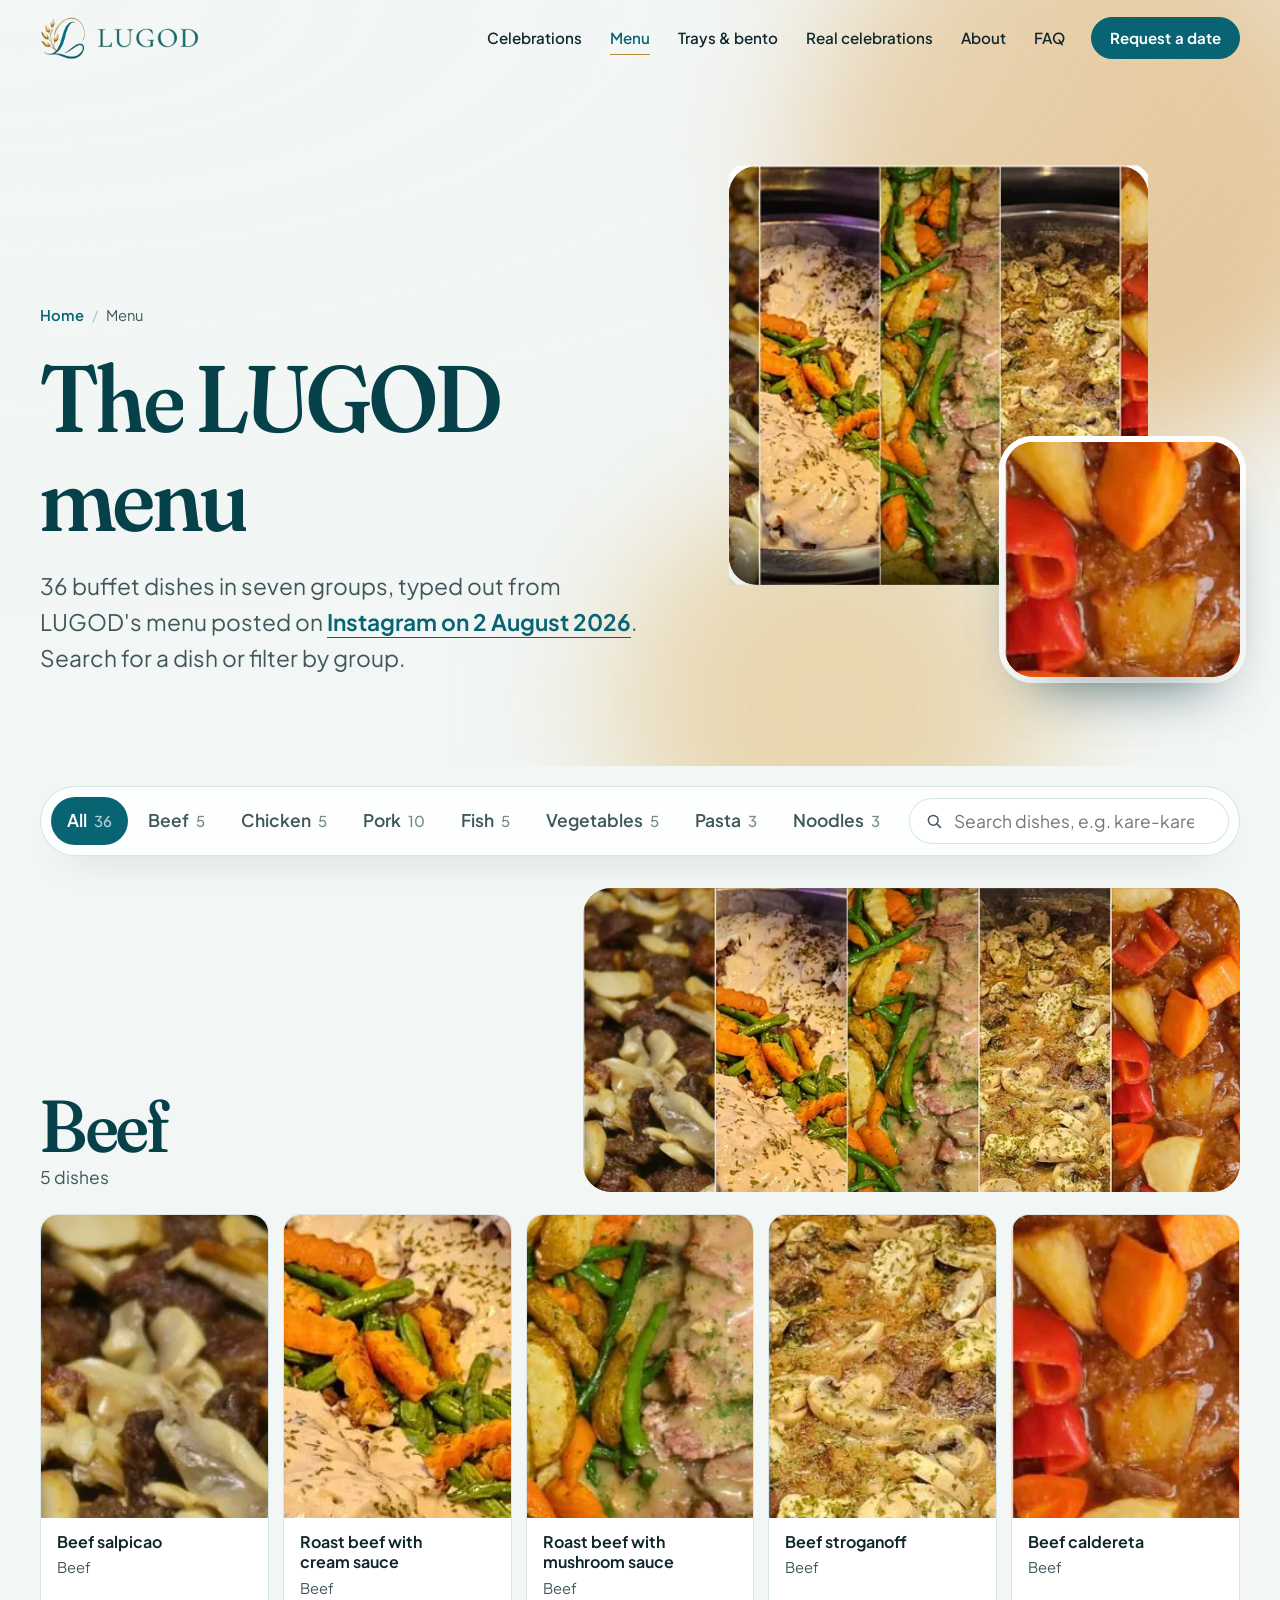
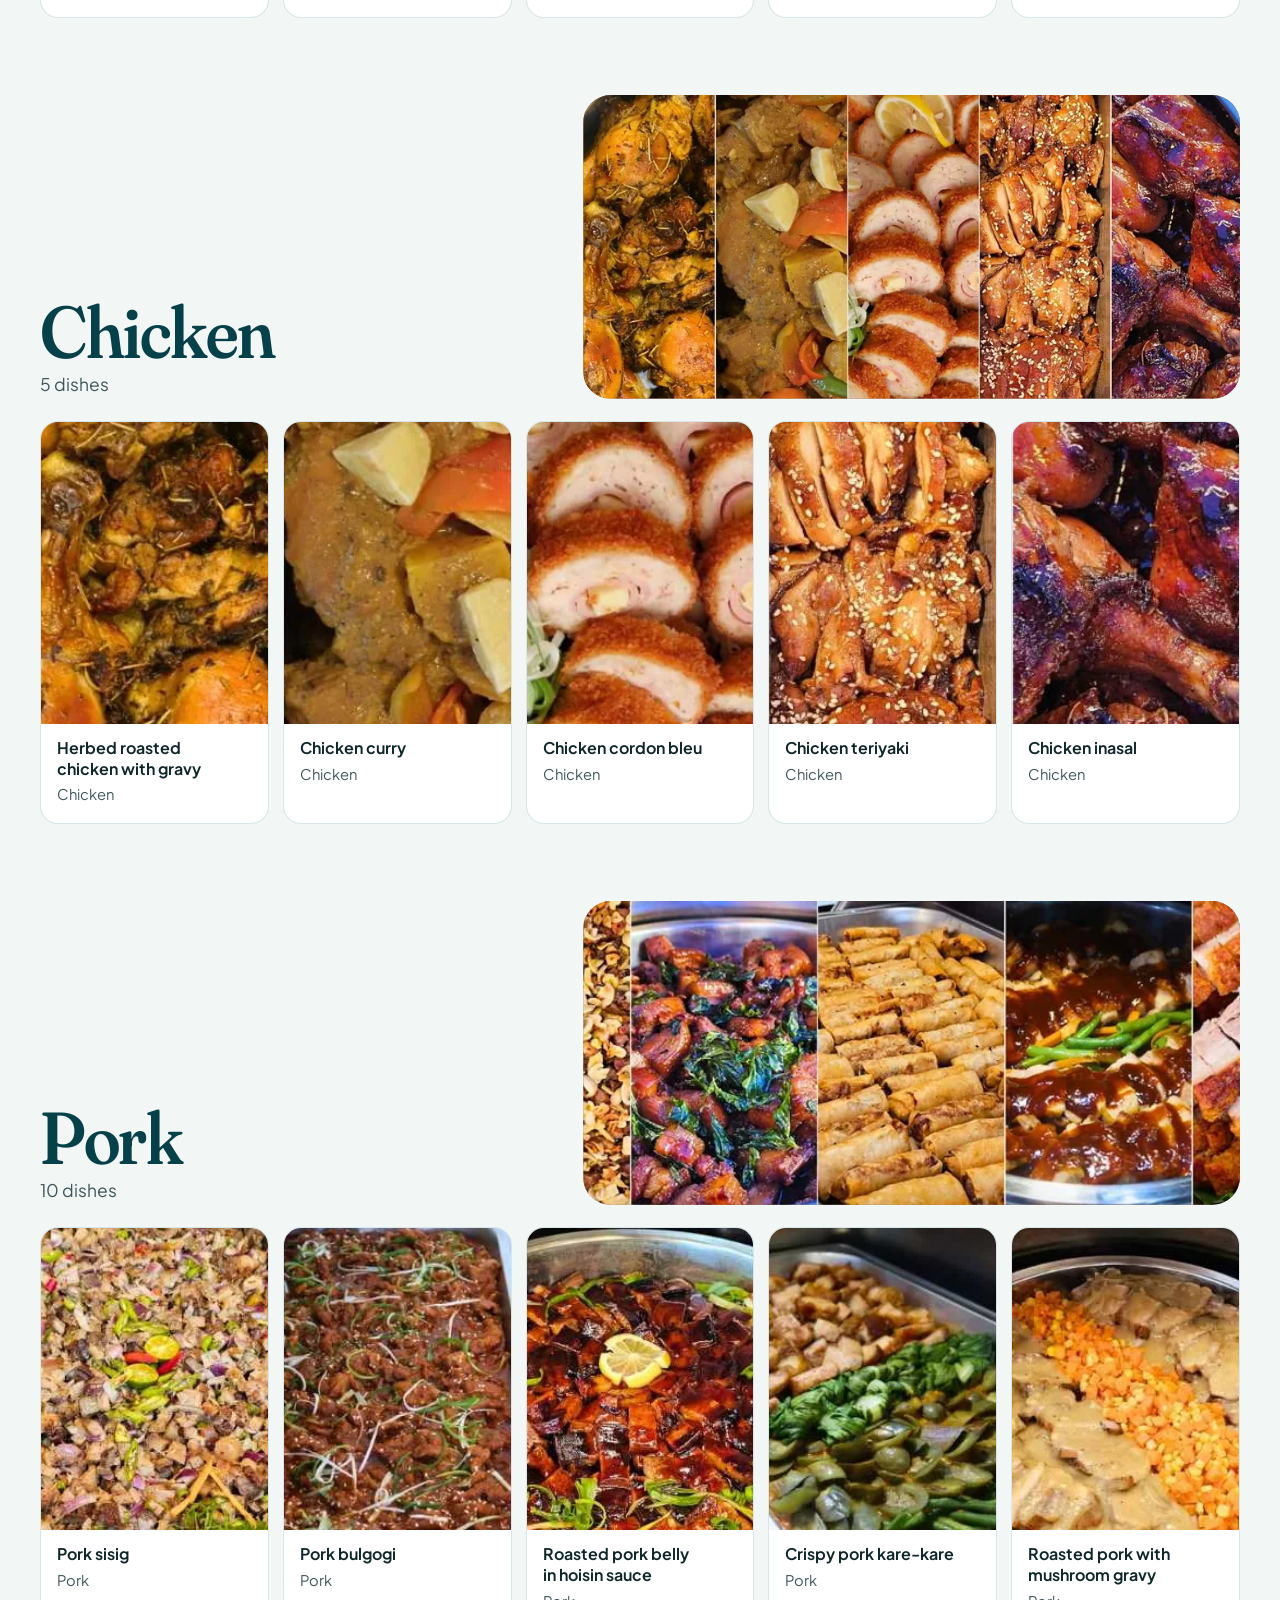
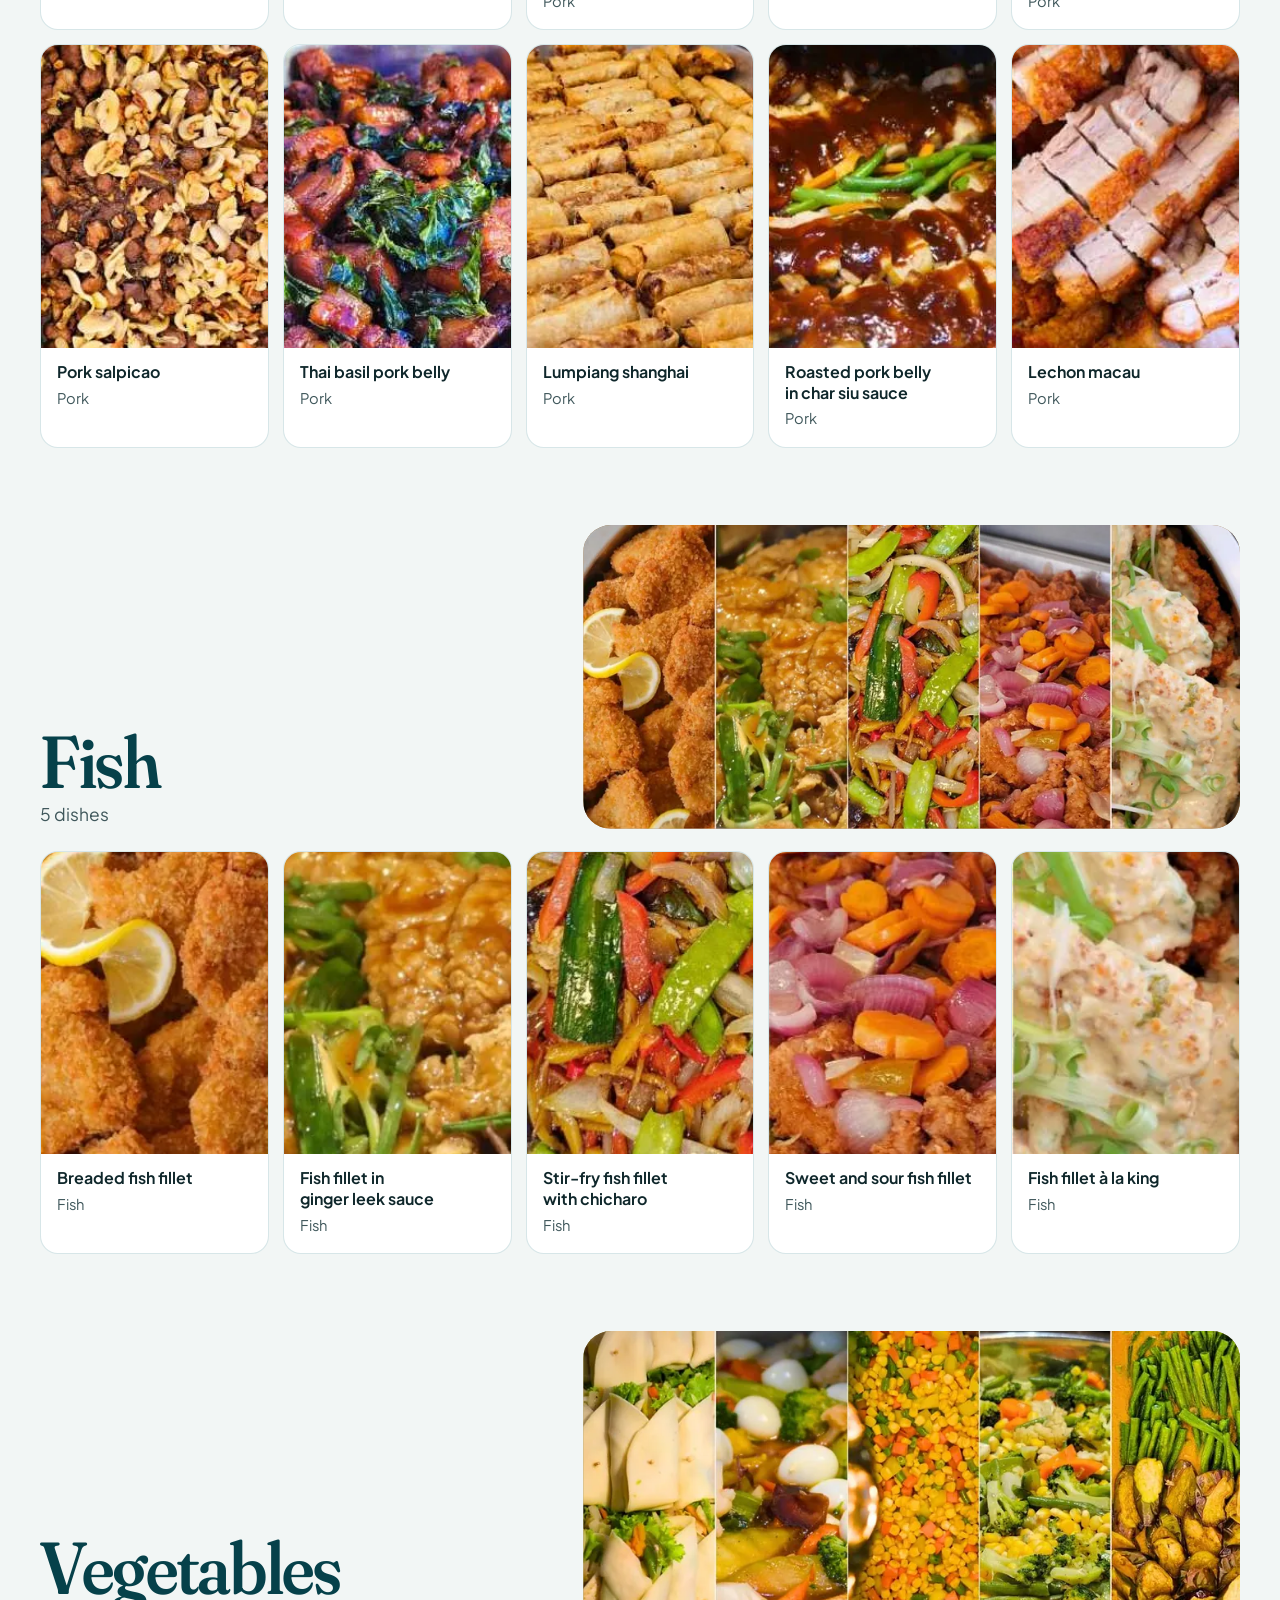
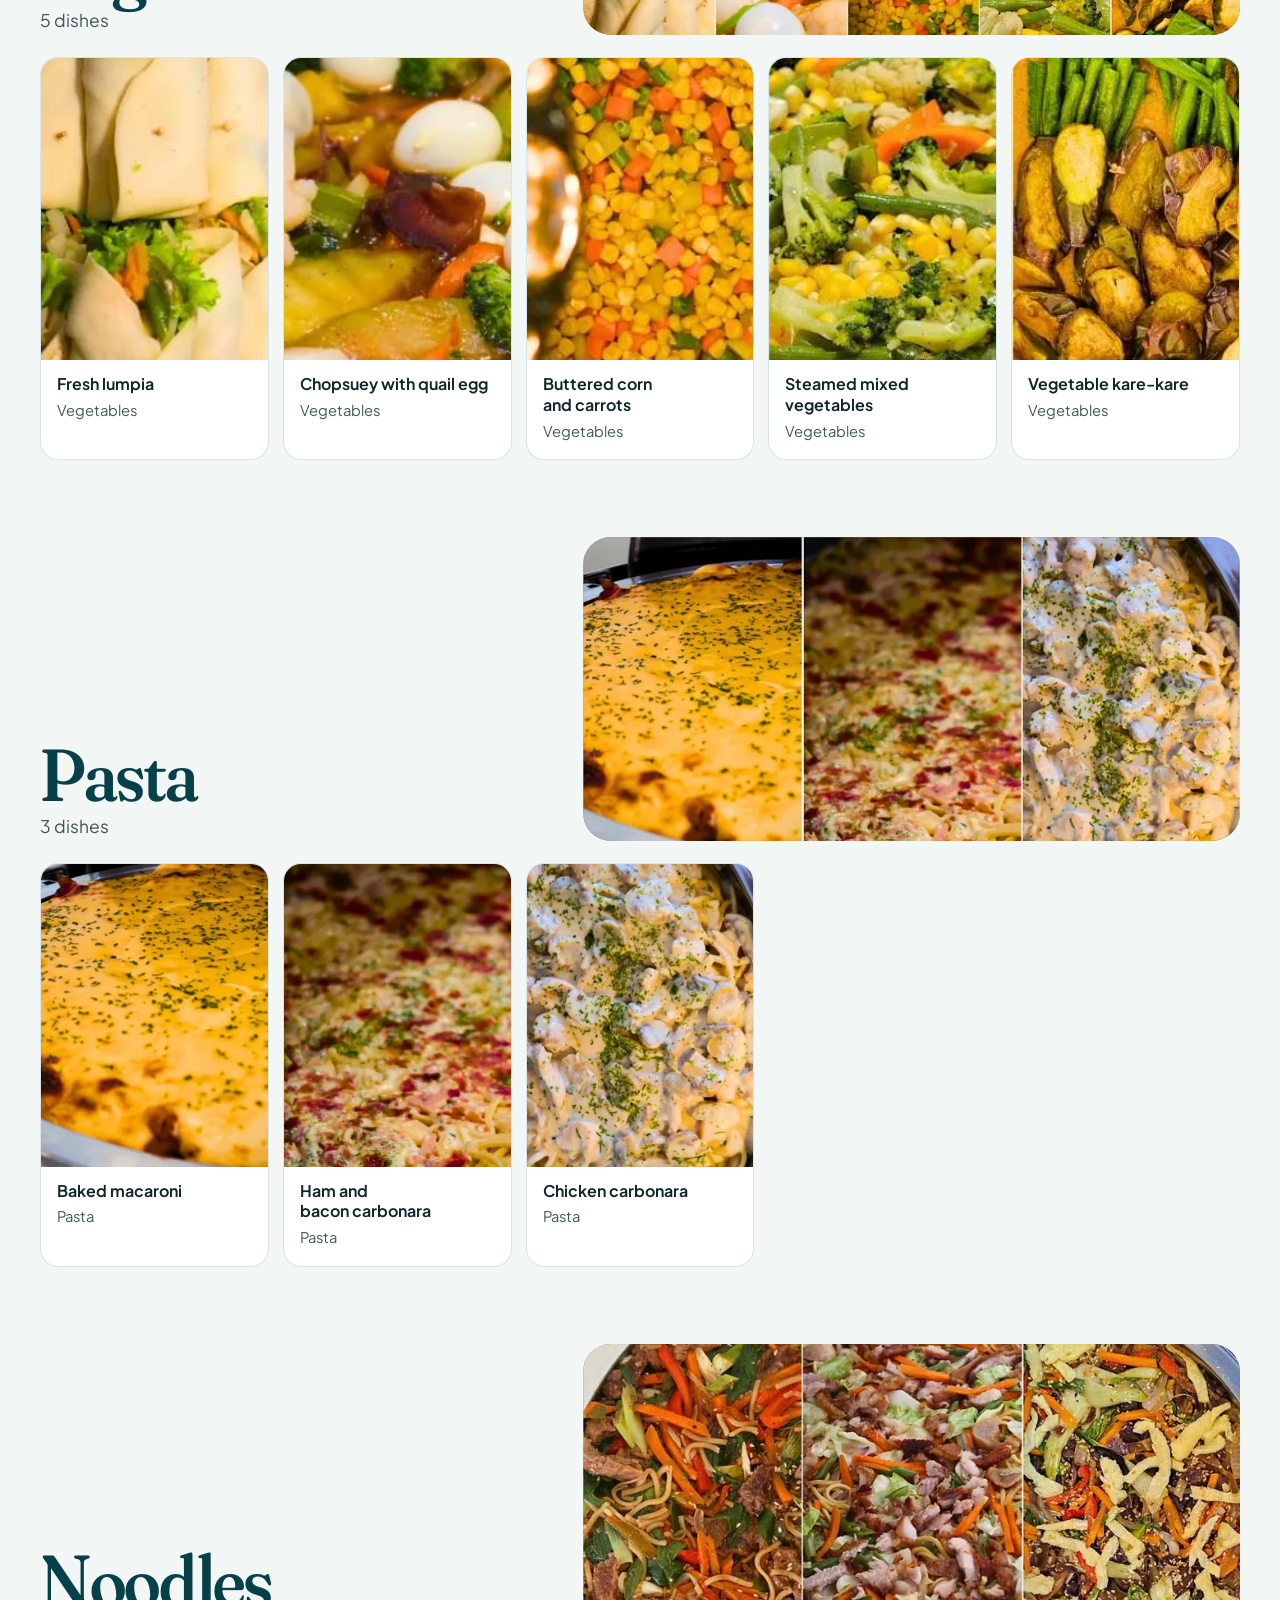
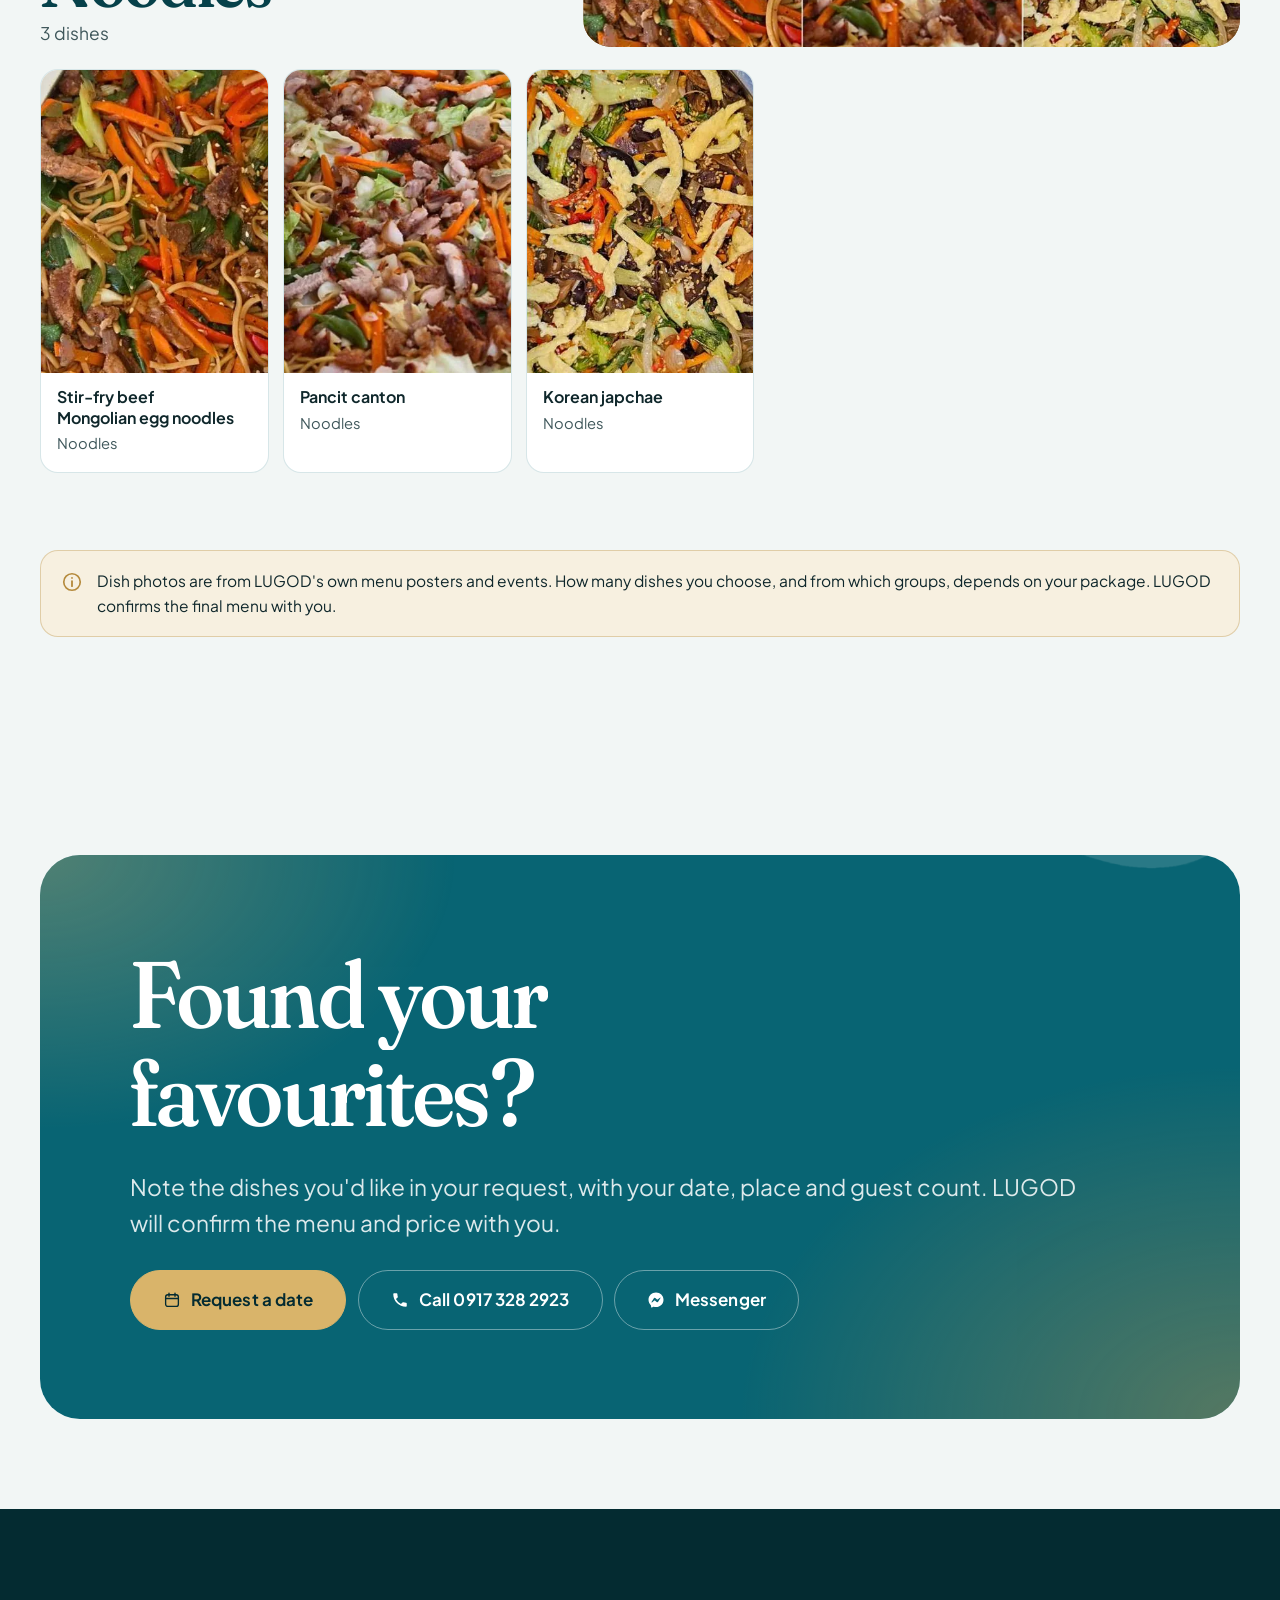
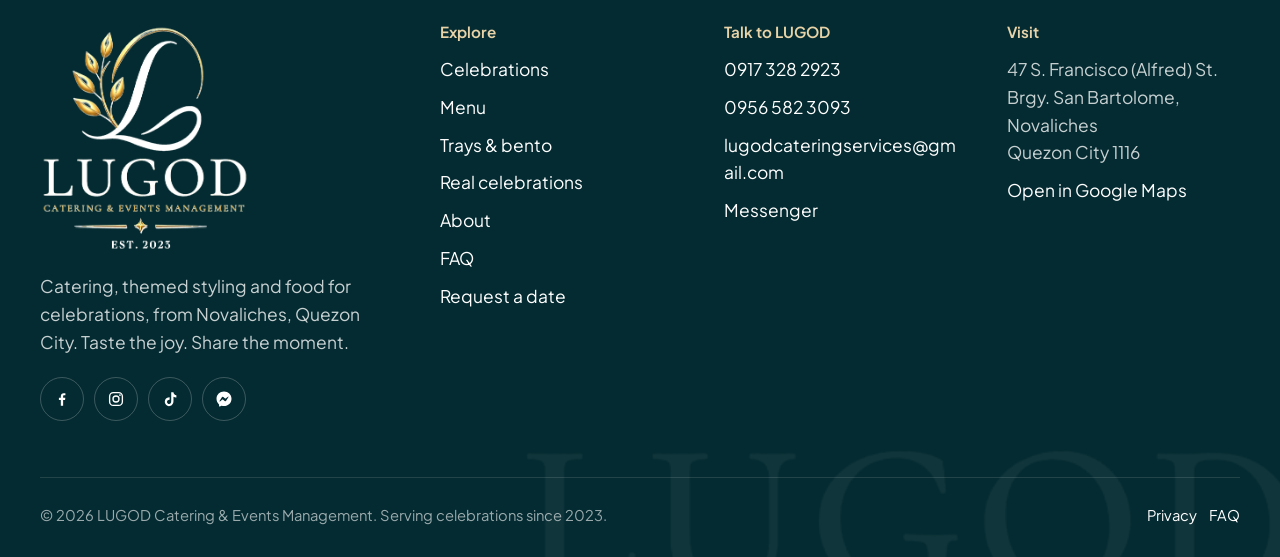
<file: menu.html>
<!doctype html>
<html lang="en-PH">
<head>
<meta charset="utf-8">
<meta name="viewport" content="width=device-width, initial-scale=1, viewport-fit=cover">
<title>Catering menu | LUGOD Catering &amp; Events</title>
<meta name="description" content="LUGOD&#39;s buffet menu as readable text: beef, chicken, pork, fish, vegetables, pasta and noodle dishes, with photos from real events.">
<meta name="theme-color" content="#063F48">
<meta property="og:type" content="website">
<meta property="og:site_name" content="LUGOD Catering &amp; Events Management">
<meta property="og:title" content="Catering menu | LUGOD Catering &amp; Events">
<meta property="og:description" content="LUGOD&#39;s buffet menu as readable text: beef, chicken, pork, fish, vegetables, pasta and noodle dishes, with photos from real events.">
<meta property="og:image" content="assets/img/share.jpg">
<meta property="og:locale" content="en_PH">
<meta name="twitter:card" content="summary_large_image">
<link rel="icon" href="favicon.ico" sizes="any">
<link rel="icon" type="image/png" sizes="32x32" href="favicon-32.png">
<link rel="apple-touch-icon" href="apple-touch-icon.png">
<link rel="manifest" href="site.webmanifest">
<link rel="preconnect" href="https://fonts.googleapis.com">
<link rel="preconnect" href="https://fonts.gstatic.com" crossorigin>
<link rel="stylesheet" href="https://fonts.googleapis.com/css2?family=Fraunces:ital,opsz,wght,SOFT@0,9..144,300..800,0..100;1,9..144,300..800,0..100&amp;family=Plus+Jakarta+Sans:wght@400..750&amp;display=swap">
<link rel="stylesheet" href="assets/css/main.css?v=1793234653">
<script>
(function () {
  var r = document.documentElement;
  r.classList.add("js");
  var reduce = window.matchMedia && matchMedia("(prefers-reduced-motion: reduce)").matches;
  if (reduce) return;
  r.classList.add("motion");
  var s = null;
  try { s = window.sessionStorage; s.getItem("x"); } catch (e) { s = null; }
  if (s) {
    if (s.getItem("lugod-nav")) { r.classList.add("is-entering"); s.removeItem("lugod-nav"); }
    else if (!s.getItem("lugod-seen")) { r.classList.add("is-opening"); }
    s.setItem("lugod-seen", "1");
  }
  window.__lugodFailsafe = setTimeout(function () {
    r.classList.remove("is-opening", "is-entering");
    r.classList.add("is-revealed");
  }, 4000);
})();
</script>
<script type="application/ld+json">
{
  "@context": "https://schema.org",
  "@type": "LocalBusiness",
  "name": "LUGOD Catering & Events Management",
  "description": "Catering, themed event styling, food carts, grazing tables, food trays and bento meals in Novaliches, Quezon City.",
  "image": "assets/img/share.jpg",
  "logo": "assets/img/logo-full.png",
  "telephone": "+63 917 328 2923",
  "email": "lugodcateringservices@gmail.com",
  "foundingDate": "2023",
  "address": {
    "@type": "PostalAddress",
    "streetAddress": "47 S. Francisco (Alfred) St., Brgy. San Bartolome",
    "addressLocality": "Novaliches, Quezon City",
    "addressRegion": "Metro Manila",
    "postalCode": "1116",
    "addressCountry": "PH"
  },
  "sameAs": [
    "https://www.facebook.com/LUGODEVENTS/",
    "https://www.instagram.com/lugodcateringservices/",
    "https://www.tiktok.com/@lugod.catering.servicee"
  ]
}
</script>
</head>
<body class="page-menu">
<svg width="0" height="0" style="position:absolute" aria-hidden="true" focusable="false">
  <symbol id="i-phone" viewBox="0 0 24 24"><path fill="currentColor" d="M6.6 10.8a15.5 15.5 0 0 0 6.6 6.6l2.2-2.2c.27-.27.67-.36 1.02-.24 1.12.37 2.33.57 3.58.57.55 0 1 .45 1 1V20c0 .55-.45 1-1 1C10.6 21 3 13.4 3 4c0-.55.45-1 1-1h3.5c.55 0 1 .45 1 1 0 1.25.2 2.45.57 3.57.11.35.03.74-.25 1.02l-2.2 2.21z"/></symbol>
  <symbol id="i-messenger" viewBox="0 0 24 24"><path fill="currentColor" d="M12 2C6.36 2 2 6.13 2 11.7c0 2.91 1.19 5.44 3.14 7.17.16.15.26.35.27.57l.05 1.78c.02.57.6.94 1.12.71l1.98-.87c.17-.08.36-.09.53-.04.91.25 1.88.38 2.91.38 5.64 0 10-4.13 10-9.7C22 6.13 17.64 2 12 2zm5.98 7.46-2.93 4.66a1.5 1.5 0 0 1-2.17.4l-2.33-1.75a.6.6 0 0 0-.72 0l-3.15 2.4c-.42.32-.97-.18-.69-.63l2.94-4.66a1.5 1.5 0 0 1 2.17-.4l2.33 1.75c.21.16.51.16.72 0l3.15-2.39c.42-.32.97.18.68.62z"/></symbol>
  <symbol id="i-mail" viewBox="0 0 24 24"><path fill="none" stroke="currentColor" stroke-width="1.8" stroke-linejoin="round" d="M3.5 6.5h17v11h-17z"/><path fill="none" stroke="currentColor" stroke-width="1.8" stroke-linejoin="round" d="m3.8 7 8.2 6.3L20.2 7"/></symbol>
  <symbol id="i-pin" viewBox="0 0 24 24"><path fill="currentColor" d="M12 2a7 7 0 0 0-7 7c0 5.25 7 13 7 13s7-7.75 7-13a7 7 0 0 0-7-7zm0 9.5a2.5 2.5 0 1 1 0-5 2.5 2.5 0 0 1 0 5z"/></symbol>
  <symbol id="i-arrow" viewBox="0 0 24 24"><path fill="none" stroke="currentColor" stroke-width="2" stroke-linecap="round" stroke-linejoin="round" d="M5 12h14M13 6l6 6-6 6"/></symbol>
  <symbol id="i-arrow-left" viewBox="0 0 24 24"><path fill="none" stroke="currentColor" stroke-width="2" stroke-linecap="round" stroke-linejoin="round" d="M19 12H5M11 6l-6 6 6 6"/></symbol>
  <symbol id="i-close" viewBox="0 0 24 24"><path fill="none" stroke="currentColor" stroke-width="2" stroke-linecap="round" d="M6 6l12 12M18 6 6 18"/></symbol>
  <symbol id="i-facebook" viewBox="0 0 24 24"><path fill="currentColor" d="M13.5 21v-7.6h2.56l.38-2.97H13.5V8.53c0-.86.24-1.45 1.47-1.45h1.57V4.43a21 21 0 0 0-2.29-.12c-2.27 0-3.82 1.39-3.82 3.93v2.19H7.87v2.97h2.56V21h3.07z"/></symbol>
  <symbol id="i-instagram" viewBox="0 0 24 24"><rect x="3.5" y="3.5" width="17" height="17" rx="5" fill="none" stroke="currentColor" stroke-width="1.8"/><circle cx="12" cy="12" r="4" fill="none" stroke="currentColor" stroke-width="1.8"/><circle cx="17.3" cy="6.7" r="1.15" fill="currentColor"/></symbol>
  <symbol id="i-tiktok" viewBox="0 0 24 24"><path fill="currentColor" d="M16.6 3c.32 2.33 1.66 3.82 3.9 3.98v3.12c-1.43.13-2.7-.33-3.86-1.07v5.6c0 6.98-7.6 9.16-10.66 4.16-1.96-3.2-.76-8.84 5.53-9.07v3.3c-.48.08-.99.2-1.46.36-1.4.47-2.19 1.36-1.97 2.93.43 3.02 5.99 3.91 5.53-1.98V3.01h2.99z"/></symbol>
  <symbol id="i-viber" viewBox="0 0 24 24"><path fill="currentColor" d="M11.4 2C7.6 2 4.4 2.6 3.2 7.1c-.6 2.4-.6 5.2 0 7.6.5 2 1.8 3.2 3.6 3.8v2.6c0 .6.7.9 1.1.5l2.4-2.5c.4 0 .8.1 1.2.1 3.8 0 7-.6 8.2-5.1.6-2.4.6-5.2 0-7.6C18.5 2.6 15.2 2 11.4 2zm4.4 12.4c-.4.6-1.1 1.2-1.8 1.1-2.9-.6-6.4-3.9-7.2-7-.2-.8.4-1.6 1-2 .4-.2.8-.2 1.1.1l1.1 1.4c.3.4.2.9-.2 1.2l-.4.3c.6 1.6 1.7 2.7 3.2 3.4l.3-.4c.3-.4.8-.5 1.2-.2l1.4 1c.4.3.4.8.1 1.1z"/></symbol>
  <symbol id="i-sms" viewBox="0 0 24 24"><path fill="none" stroke="currentColor" stroke-width="1.8" stroke-linejoin="round" d="M4 5h16v11H9l-5 4z"/><path stroke="currentColor" stroke-width="1.8" stroke-linecap="round" d="M8.5 10.5h.01M12 10.5h.01M15.5 10.5h.01"/></symbol>
  <symbol id="i-search" viewBox="0 0 24 24"><circle cx="11" cy="11" r="6.5" fill="none" stroke="currentColor" stroke-width="2"/><path stroke="currentColor" stroke-width="2" stroke-linecap="round" d="m16 16 4.5 4.5"/></symbol>
  <symbol id="i-info" viewBox="0 0 24 24"><circle cx="12" cy="12" r="9" fill="none" stroke="currentColor" stroke-width="1.8"/><path stroke="currentColor" stroke-width="2" stroke-linecap="round" d="M12 11v5.5M12 7.5h.01"/></symbol>
  <symbol id="i-copy" viewBox="0 0 24 24"><rect x="8.5" y="8.5" width="11" height="11" rx="2.5" fill="none" stroke="currentColor" stroke-width="1.8"/><path fill="none" stroke="currentColor" stroke-width="1.8" d="M15.5 8.5V6.5a2 2 0 0 0-2-2h-7a2 2 0 0 0-2 2v7a2 2 0 0 0 2 2h2"/></symbol>
  <symbol id="i-pause" viewBox="0 0 24 24"><path fill="currentColor" d="M7 5h3.5v14H7zM13.5 5H17v14h-3.5z"/></symbol>
  <symbol id="i-calendar" viewBox="0 0 24 24"><rect x="3.5" y="5" width="17" height="15.5" rx="3" fill="none" stroke="currentColor" stroke-width="1.8"/><path stroke="currentColor" stroke-width="1.8" stroke-linecap="round" d="M3.5 10h17M8 3v4M16 3v4"/></symbol>
</svg>

<a class="skip" href="#main">Skip to content</a>
<div class="progress" aria-hidden="true"></div>

<div class="curtain" aria-hidden="true">
  <svg class="curtain__ring" viewBox="0 0 200 200"><circle cx="100" cy="100" r="96" pathLength="1000"/></svg>
  <div class="curtain__inner">
    <img class="curtain__emblem" src="assets/img/logo-emblem-light-520.webp" alt="" width="260" height="246">
    <p class="curtain__tag">Taste the joy. Share the moment.</p>
  </div>
</div>

<header class="site-header">
  <div class="wrap">
    <a class="brand" href="index.html" aria-label="LUGOD Catering &amp; Events Management, home">
      <img class="brand__emblem" src="assets/img/logo-emblem-520.webp" alt="" width="46" height="44">
      <img class="brand__word" src="assets/img/logo-wordmark-520.webp" alt="" width="104" height="22">
    </a>
    <nav class="nav" aria-label="Main">
<a href="celebrations.html">Celebrations</a><a href="menu.html" aria-current="page">Menu</a><a href="trays-and-bento.html">Trays &amp; bento</a><a href="real-celebrations.html">Real celebrations</a><a href="about.html">About</a><a href="faq.html">FAQ</a>      <a class="btn btn--sm" href="contact.html" data-magnetic>Request a date</a>
    </nav>
    <button class="menu-toggle" type="button" aria-expanded="false" aria-controls="mobile-nav" aria-label="Open menu"><span></span><span></span></button>
  </div>
</header>

<div class="mobile-nav" id="mobile-nav" aria-hidden="true">
  <ul>
    <li><a class="mobile-nav__link" href="index.html">Home</a></li>
<li><a class="mobile-nav__link" href="celebrations.html">Celebrations</a></li><li><a class="mobile-nav__link" href="menu.html" aria-current="page">Menu</a></li><li><a class="mobile-nav__link" href="trays-and-bento.html">Trays &amp; bento</a></li><li><a class="mobile-nav__link" href="real-celebrations.html">Real celebrations</a></li><li><a class="mobile-nav__link" href="about.html">About</a></li><li><a class="mobile-nav__link" href="faq.html">FAQ</a></li>    <li><a class="mobile-nav__link" href="contact.html">Request a date</a></li>
  </ul>
  <div class="mobile-nav__foot">
    <a class="btn btn--gold" href="tel:+639173282923"><svg aria-hidden="true"><use href="#i-phone"/></svg>Call 0917 328 2923</a>
    <a href="https://m.me/LUGODEVENTS" target="_blank" rel="noopener">Message LUGOD on Messenger</a>
  </div>
</div>

<main id="main">
<section class="page-hero" data-palette="#D89B45,#8E3C14,#E0BB76,#4E8B3A">
  <div class="hero__wash" aria-hidden="true"><span class="blob blob--1"></span><span class="blob blob--2"></span></div>
  <div class="wrap page-hero__grid">
    <div>
      <ul class="crumbs"><li><a href="index.html">Home</a></li><li aria-current="page">Menu</li></ul>
      <h1 data-split data-split-delay="100">The LUGOD menu</h1>
      <p class="page-hero__lead" data-hero-in>36 buffet dishes in seven groups, typed out from LUGOD's menu posted on <a class="link" href="https://www.instagram.com/lugodcateringservices/p/DbkHGJLk8Hn/" target="_blank" rel="noopener">Instagram on 2 August 2026</a>. Search for a dish or filter by group.</p>
    </div>
    <div class="page-hero__art" aria-hidden="true">
      <picture class="pic a1" style="--avg:#936935" data-reveal="clip" style="inset:0 0 30% 0"><source type="image/webp" srcset="assets/img/cat-beef-480.webp 480w, assets/img/cat-beef-800.webp 800w, assets/img/cat-beef-1080.webp 1080w" sizes="(max-width: 860px) 80vw, 36vw"><img src="assets/img/cat-beef.jpg" alt="" width="1080" height="756" fetchpriority="high" decoding="async"></picture>
      <picture class="pic a2" style="--avg:#A86F53" data-reveal="pop" style="--rd:300ms;aspect-ratio:3/4;width:34%"><source type="image/webp" srcset="assets/img/dish-lechon-macau-208.webp 208w" sizes="(max-width: 860px) 40vw, 18vw"><img src="assets/img/dish-lechon-macau.jpg" alt="" width="208" height="351" loading="lazy" decoding="async"></picture>
      <picture class="pic a2" style="--avg:#B05A22" data-reveal="pop" style="--rd:450ms;aspect-ratio:3/4;width:30%;right:auto;left:8%;transform:rotate(-5deg)"><source type="image/webp" srcset="assets/img/dish-beef-caldereta-208.webp 208w" sizes="(max-width: 860px) 40vw, 18vw"><img src="assets/img/dish-beef-caldereta.jpg" alt="" width="208" height="648" loading="lazy" decoding="async"></picture>
    </div>
  </div>
</section>

<section class="section" style="padding-top:20px" data-menu>
  <div class="wrap">
    <div class="toolbar">
      <div class="chips" role="group" aria-label="Filter by group">
        <button class="chip" type="button" data-filter="all" aria-pressed="true">All <span class="count">36</span></button>
<button class="chip" type="button" data-filter="beef" aria-pressed="false">Beef <span class="count">5</span></button><button class="chip" type="button" data-filter="chicken" aria-pressed="false">Chicken <span class="count">5</span></button><button class="chip" type="button" data-filter="pork" aria-pressed="false">Pork <span class="count">10</span></button><button class="chip" type="button" data-filter="fish" aria-pressed="false">Fish <span class="count">5</span></button><button class="chip" type="button" data-filter="vegetables" aria-pressed="false">Vegetables <span class="count">5</span></button><button class="chip" type="button" data-filter="pasta" aria-pressed="false">Pasta <span class="count">3</span></button><button class="chip" type="button" data-filter="noodles" aria-pressed="false">Noodles <span class="count">3</span></button>      </div>
      <label class="search">
        <span class="sr-only">Search dishes</span>
        <svg class="" aria-hidden="true" focusable="false"><use href="#i-search"/></svg>
        <input type="search" placeholder="Search dishes, e.g. kare-kare" autocomplete="off">
      </label>
    </div>
    <p class="sr-only" data-status aria-live="polite">Showing 36 dishes</p>

    <section class="menu-cat" id="cat-beef" aria-labelledby="h-beef">
      <div class="menu-cat__head">
        <div>
          <h2 id="h-beef">Beef</h2>
          <p class="muted">5 dishes</p>
        </div>
        <picture class="pic " style="--avg:#936935" data-reveal="clip"><source type="image/webp" srcset="assets/img/cat-beef-480.webp 480w, assets/img/cat-beef-800.webp 800w, assets/img/cat-beef-1080.webp 1080w" sizes="(max-width: 800px) 100vw, 56vw"><img src="assets/img/cat-beef.jpg" alt="Beef dishes in LUGOD&#39;s chafing dishes" width="1080" height="756" loading="lazy" decoding="async"></picture>
      </div>
      <div class="dishes">
        <article class="dish" data-cat="beef" data-name="Beef salpicao Beef">
          <picture class="pic " style="--avg:#7A5D35" ><source type="image/webp" srcset="assets/img/dish-beef-salpicao-208.webp 208w" sizes="(max-width: 600px) 46vw, 220px"><img src="assets/img/dish-beef-salpicao.jpg" alt="" width="208" height="648" loading="lazy" decoding="async"></picture>
          <div class="dish__body"><h3>Beef salpicao</h3><span>Beef</span></div>
        </article>
        <article class="dish" data-cat="beef" data-name="Roast beef with cream sauce Beef">
          <picture class="pic " style="--avg:#AF854D" ><source type="image/webp" srcset="assets/img/dish-roast-beef-cream-208.webp 208w" sizes="(max-width: 600px) 46vw, 220px"><img src="assets/img/dish-roast-beef-cream.jpg" alt="" width="208" height="648" loading="lazy" decoding="async"></picture>
          <div class="dish__body"><h3>Roast beef with cream sauce</h3><span>Beef</span></div>
        </article>
        <article class="dish" data-cat="beef" data-name="Roast beef with mushroom sauce Beef">
          <picture class="pic " style="--avg:#94712C" ><source type="image/webp" srcset="assets/img/dish-roast-beef-mushroom-208.webp 208w" sizes="(max-width: 600px) 46vw, 220px"><img src="assets/img/dish-roast-beef-mushroom.jpg" alt="" width="208" height="648" loading="lazy" decoding="async"></picture>
          <div class="dish__body"><h3>Roast beef with mushroom sauce</h3><span>Beef</span></div>
        </article>
        <article class="dish" data-cat="beef" data-name="Beef stroganoff Beef">
          <picture class="pic " style="--avg:#9F7A3F" ><source type="image/webp" srcset="assets/img/dish-beef-stroganoff-208.webp 208w" sizes="(max-width: 600px) 46vw, 220px"><img src="assets/img/dish-beef-stroganoff.jpg" alt="" width="208" height="648" loading="lazy" decoding="async"></picture>
          <div class="dish__body"><h3>Beef stroganoff</h3><span>Beef</span></div>
        </article>
        <article class="dish" data-cat="beef" data-name="Beef caldereta Beef">
          <picture class="pic " style="--avg:#B05A22" ><source type="image/webp" srcset="assets/img/dish-beef-caldereta-208.webp 208w" sizes="(max-width: 600px) 46vw, 220px"><img src="assets/img/dish-beef-caldereta.jpg" alt="" width="208" height="648" loading="lazy" decoding="async"></picture>
          <div class="dish__body"><h3>Beef caldereta</h3><span>Beef</span></div>
        </article>
      </div>
    </section>
    <section class="menu-cat" id="cat-chicken" aria-labelledby="h-chicken">
      <div class="menu-cat__head">
        <div>
          <h2 id="h-chicken">Chicken</h2>
          <p class="muted">5 dishes</p>
        </div>
        <picture class="pic " style="--avg:#8D5933" data-reveal="clip"><source type="image/webp" srcset="assets/img/cat-chicken-480.webp 480w, assets/img/cat-chicken-800.webp 800w, assets/img/cat-chicken-1080.webp 1080w" sizes="(max-width: 800px) 100vw, 56vw"><img src="assets/img/cat-chicken.jpg" alt="Chicken dishes in LUGOD&#39;s chafing dishes" width="1080" height="756" loading="lazy" decoding="async"></picture>
      </div>
      <div class="dishes">
        <article class="dish" data-cat="chicken" data-name="Herbed roasted chicken with gravy Chicken">
          <picture class="pic " style="--avg:#915A1A" ><source type="image/webp" srcset="assets/img/dish-herbed-roasted-chicken-208.webp 208w" sizes="(max-width: 600px) 46vw, 220px"><img src="assets/img/dish-herbed-roasted-chicken.jpg" alt="" width="208" height="648" loading="lazy" decoding="async"></picture>
          <div class="dish__body"><h3>Herbed roasted chicken with gravy</h3><span>Chicken</span></div>
        </article>
        <article class="dish" data-cat="chicken" data-name="Chicken curry Chicken">
          <picture class="pic " style="--avg:#8D5C24" ><source type="image/webp" srcset="assets/img/dish-chicken-curry-208.webp 208w" sizes="(max-width: 600px) 46vw, 220px"><img src="assets/img/dish-chicken-curry.jpg" alt="" width="208" height="648" loading="lazy" decoding="async"></picture>
          <div class="dish__body"><h3>Chicken curry</h3><span>Chicken</span></div>
        </article>
        <article class="dish" data-cat="chicken" data-name="Chicken cordon bleu Chicken">
          <picture class="pic " style="--avg:#B07045" ><source type="image/webp" srcset="assets/img/dish-chicken-cordon-bleu-208.webp 208w" sizes="(max-width: 600px) 46vw, 220px"><img src="assets/img/dish-chicken-cordon-bleu.jpg" alt="" width="208" height="648" loading="lazy" decoding="async"></picture>
          <div class="dish__body"><h3>Chicken cordon bleu</h3><span>Chicken</span></div>
        </article>
        <article class="dish" data-cat="chicken" data-name="Chicken teriyaki Chicken">
          <picture class="pic " style="--avg:#A76439" ><source type="image/webp" srcset="assets/img/dish-chicken-teriyaki-208.webp 208w" sizes="(max-width: 600px) 46vw, 220px"><img src="assets/img/dish-chicken-teriyaki.jpg" alt="" width="208" height="648" loading="lazy" decoding="async"></picture>
          <div class="dish__body"><h3>Chicken teriyaki</h3><span>Chicken</span></div>
        </article>
        <article class="dish" data-cat="chicken" data-name="Chicken inasal Chicken">
          <picture class="pic " style="--avg:#6D3A3C" ><source type="image/webp" srcset="assets/img/dish-chicken-inasal-208.webp 208w" sizes="(max-width: 600px) 46vw, 220px"><img src="assets/img/dish-chicken-inasal.jpg" alt="" width="208" height="648" loading="lazy" decoding="async"></picture>
          <div class="dish__body"><h3>Chicken inasal</h3><span>Chicken</span></div>
        </article>
      </div>
    </section>
    <section class="menu-cat" id="cat-pork" aria-labelledby="h-pork">
      <div class="menu-cat__head">
        <div>
          <h2 id="h-pork">Pork</h2>
          <p class="muted">10 dishes</p>
        </div>
        <picture class="pic " style="--avg:#996B49" data-reveal="clip"><source type="image/webp" srcset="assets/img/cat-pork-480.webp 480w, assets/img/cat-pork-800.webp 800w, assets/img/cat-pork-1080.webp 1080w" sizes="(max-width: 800px) 100vw, 56vw"><img src="assets/img/cat-pork.jpg" alt="Pork dishes in LUGOD&#39;s chafing dishes" width="1080" height="351" loading="lazy" decoding="async"></picture>
      </div>
      <div class="dishes">
        <article class="dish" data-cat="pork" data-name="Pork sisig Pork">
          <picture class="pic " style="--avg:#AB8659" ><source type="image/webp" srcset="assets/img/dish-pork-sisig-208.webp 208w" sizes="(max-width: 600px) 46vw, 220px"><img src="assets/img/dish-pork-sisig.jpg" alt="" width="208" height="362" loading="lazy" decoding="async"></picture>
          <div class="dish__body"><h3>Pork sisig</h3><span>Pork</span></div>
        </article>
        <article class="dish" data-cat="pork" data-name="Pork bulgogi Pork">
          <picture class="pic " style="--avg:#7C5945" ><source type="image/webp" srcset="assets/img/dish-pork-bulgogi-208.webp 208w" sizes="(max-width: 600px) 46vw, 220px"><img src="assets/img/dish-pork-bulgogi.jpg" alt="" width="208" height="362" loading="lazy" decoding="async"></picture>
          <div class="dish__body"><h3>Pork bulgogi</h3><span>Pork</span></div>
        </article>
        <article class="dish" data-cat="pork" data-name="Roasted pork belly in hoisin sauce Pork">
          <picture class="pic " style="--avg:#845638" ><source type="image/webp" srcset="assets/img/dish-pork-belly-hoisin-208.webp 208w" sizes="(max-width: 600px) 46vw, 220px"><img src="assets/img/dish-pork-belly-hoisin.jpg" alt="" width="208" height="362" loading="lazy" decoding="async"></picture>
          <div class="dish__body"><h3>Roasted pork belly in hoisin sauce</h3><span>Pork</span></div>
        </article>
        <article class="dish" data-cat="pork" data-name="Crispy pork kare-kare Pork">
          <picture class="pic " style="--avg:#5F5A37" ><source type="image/webp" srcset="assets/img/dish-crispy-pork-kare-kare-208.webp 208w" sizes="(max-width: 600px) 46vw, 220px"><img src="assets/img/dish-crispy-pork-kare-kare.jpg" alt="" width="208" height="362" loading="lazy" decoding="async"></picture>
          <div class="dish__body"><h3>Crispy pork kare-kare</h3><span>Pork</span></div>
        </article>
        <article class="dish" data-cat="pork" data-name="Roasted pork with mushroom gravy Pork">
          <picture class="pic " style="--avg:#A87D49" ><source type="image/webp" srcset="assets/img/dish-roasted-pork-mushroom-gravy-208.webp 208w" sizes="(max-width: 600px) 46vw, 220px"><img src="assets/img/dish-roasted-pork-mushroom-gravy.jpg" alt="" width="208" height="362" loading="lazy" decoding="async"></picture>
          <div class="dish__body"><h3>Roasted pork with mushroom gravy</h3><span>Pork</span></div>
        </article>
        <article class="dish" data-cat="pork" data-name="Pork salpicao Pork">
          <picture class="pic " style="--avg:#AB7748" ><source type="image/webp" srcset="assets/img/dish-pork-salpicao-208.webp 208w" sizes="(max-width: 600px) 46vw, 220px"><img src="assets/img/dish-pork-salpicao.jpg" alt="" width="208" height="351" loading="lazy" decoding="async"></picture>
          <div class="dish__body"><h3>Pork salpicao</h3><span>Pork</span></div>
        </article>
        <article class="dish" data-cat="pork" data-name="Thai basil pork belly Pork">
          <picture class="pic " style="--avg:#775855" ><source type="image/webp" srcset="assets/img/dish-thai-basil-pork-belly-208.webp 208w" sizes="(max-width: 600px) 46vw, 220px"><img src="assets/img/dish-thai-basil-pork-belly.jpg" alt="" width="208" height="351" loading="lazy" decoding="async"></picture>
          <div class="dish__body"><h3>Thai basil pork belly</h3><span>Pork</span></div>
        </article>
        <article class="dish" data-cat="pork" data-name="Lumpiang shanghai Pork">
          <picture class="pic " style="--avg:#C18B4B" ><source type="image/webp" srcset="assets/img/dish-lumpiang-shanghai-208.webp 208w" sizes="(max-width: 600px) 46vw, 220px"><img src="assets/img/dish-lumpiang-shanghai.jpg" alt="" width="208" height="351" loading="lazy" decoding="async"></picture>
          <div class="dish__body"><h3>Lumpiang shanghai</h3><span>Pork</span></div>
        </article>
        <article class="dish" data-cat="pork" data-name="Roasted pork belly in char siu sauce Pork">
          <picture class="pic " style="--avg:#734E30" ><source type="image/webp" srcset="assets/img/dish-pork-belly-char-siu-208.webp 208w" sizes="(max-width: 600px) 46vw, 220px"><img src="assets/img/dish-pork-belly-char-siu.jpg" alt="" width="208" height="351" loading="lazy" decoding="async"></picture>
          <div class="dish__body"><h3>Roasted pork belly in char siu sauce</h3><span>Pork</span></div>
        </article>
        <article class="dish" data-cat="pork" data-name="Lechon macau Pork">
          <picture class="pic " style="--avg:#A86F53" ><source type="image/webp" srcset="assets/img/dish-lechon-macau-208.webp 208w" sizes="(max-width: 600px) 46vw, 220px"><img src="assets/img/dish-lechon-macau.jpg" alt="" width="208" height="351" loading="lazy" decoding="async"></picture>
          <div class="dish__body"><h3>Lechon macau</h3><span>Pork</span></div>
        </article>
      </div>
    </section>
    <section class="menu-cat" id="cat-fish" aria-labelledby="h-fish">
      <div class="menu-cat__head">
        <div>
          <h2 id="h-fish">Fish</h2>
          <p class="muted">5 dishes</p>
        </div>
        <picture class="pic " style="--avg:#9A7140" data-reveal="clip"><source type="image/webp" srcset="assets/img/cat-fish-480.webp 480w, assets/img/cat-fish-800.webp 800w, assets/img/cat-fish-1080.webp 1080w" sizes="(max-width: 800px) 100vw, 56vw"><img src="assets/img/cat-fish.jpg" alt="Fish dishes in LUGOD&#39;s chafing dishes" width="1080" height="756" loading="lazy" decoding="async"></picture>
      </div>
      <div class="dishes">
        <article class="dish" data-cat="fish" data-name="Breaded fish fillet Fish">
          <picture class="pic " style="--avg:#AC6D30" ><source type="image/webp" srcset="assets/img/dish-breaded-fish-fillet-208.webp 208w" sizes="(max-width: 600px) 46vw, 220px"><img src="assets/img/dish-breaded-fish-fillet.jpg" alt="" width="208" height="648" loading="lazy" decoding="async"></picture>
          <div class="dish__body"><h3>Breaded fish fillet</h3><span>Fish</span></div>
        </article>
        <article class="dish" data-cat="fish" data-name="Fish fillet in ginger leek sauce Fish">
          <picture class="pic " style="--avg:#967634" ><source type="image/webp" srcset="assets/img/dish-fish-ginger-leek-208.webp 208w" sizes="(max-width: 600px) 46vw, 220px"><img src="assets/img/dish-fish-ginger-leek.jpg" alt="" width="208" height="648" loading="lazy" decoding="async"></picture>
          <div class="dish__body"><h3>Fish fillet in ginger leek sauce</h3><span>Fish</span></div>
        </article>
        <article class="dish" data-cat="fish" data-name="Stir-fry fish fillet with chicharo Fish">
          <picture class="pic " style="--avg:#A1782C" ><source type="image/webp" srcset="assets/img/dish-fish-chicharo-208.webp 208w" sizes="(max-width: 600px) 46vw, 220px"><img src="assets/img/dish-fish-chicharo.jpg" alt="" width="208" height="648" loading="lazy" decoding="async"></picture>
          <div class="dish__body"><h3>Stir-fry fish fillet with chicharo</h3><span>Fish</span></div>
        </article>
        <article class="dish" data-cat="fish" data-name="Sweet and sour fish fillet Fish">
          <picture class="pic " style="--avg:#A45F3E" ><source type="image/webp" srcset="assets/img/dish-sweet-sour-fish-208.webp 208w" sizes="(max-width: 600px) 46vw, 220px"><img src="assets/img/dish-sweet-sour-fish.jpg" alt="" width="208" height="648" loading="lazy" decoding="async"></picture>
          <div class="dish__body"><h3>Sweet and sour fish fillet</h3><span>Fish</span></div>
        </article>
        <article class="dish" data-cat="fish" data-name="Fish fillet à la king Fish">
          <picture class="pic " style="--avg:#AD936B" ><source type="image/webp" srcset="assets/img/dish-fish-ala-king-208.webp 208w" sizes="(max-width: 600px) 46vw, 220px"><img src="assets/img/dish-fish-ala-king.jpg" alt="" width="208" height="648" loading="lazy" decoding="async"></picture>
          <div class="dish__body"><h3>Fish fillet à la king</h3><span>Fish</span></div>
        </article>
      </div>
    </section>
    <section class="menu-cat" id="cat-vegetables" aria-labelledby="h-vegetables">
      <div class="menu-cat__head">
        <div>
          <h2 id="h-vegetables">Vegetables</h2>
          <p class="muted">5 dishes</p>
        </div>
        <picture class="pic " style="--avg:#977E33" data-reveal="clip"><source type="image/webp" srcset="assets/img/cat-vegetables-480.webp 480w, assets/img/cat-vegetables-800.webp 800w, assets/img/cat-vegetables-1080.webp 1080w" sizes="(max-width: 800px) 100vw, 56vw"><img src="assets/img/cat-vegetables.jpg" alt="Vegetables dishes in LUGOD&#39;s chafing dishes" width="1080" height="756" loading="lazy" decoding="async"></picture>
      </div>
      <div class="dishes">
        <article class="dish" data-cat="vegetables" data-name="Fresh lumpia Vegetables">
          <picture class="pic " style="--avg:#C5A866" ><source type="image/webp" srcset="assets/img/dish-fresh-lumpia-208.webp 208w" sizes="(max-width: 600px) 46vw, 220px"><img src="assets/img/dish-fresh-lumpia.jpg" alt="" width="208" height="648" loading="lazy" decoding="async"></picture>
          <div class="dish__body"><h3>Fresh lumpia</h3><span>Vegetables</span></div>
        </article>
        <article class="dish" data-cat="vegetables" data-name="Chopsuey with quail egg Vegetables">
          <picture class="pic " style="--avg:#9C834D" ><source type="image/webp" srcset="assets/img/dish-chopsuey-quail-egg-208.webp 208w" sizes="(max-width: 600px) 46vw, 220px"><img src="assets/img/dish-chopsuey-quail-egg.jpg" alt="" width="208" height="648" loading="lazy" decoding="async"></picture>
          <div class="dish__body"><h3>Chopsuey with quail egg</h3><span>Vegetables</span></div>
        </article>
        <article class="dish" data-cat="vegetables" data-name="Buttered corn and carrots Vegetables">
          <picture class="pic " style="--avg:#B2760F" ><source type="image/webp" srcset="assets/img/dish-buttered-corn-carrots-208.webp 208w" sizes="(max-width: 600px) 46vw, 220px"><img src="assets/img/dish-buttered-corn-carrots.jpg" alt="" width="208" height="648" loading="lazy" decoding="async"></picture>
          <div class="dish__body"><h3>Buttered corn and carrots</h3><span>Vegetables</span></div>
        </article>
        <article class="dish" data-cat="vegetables" data-name="Steamed mixed vegetables Vegetables">
          <picture class="pic " style="--avg:#8F8326" ><source type="image/webp" srcset="assets/img/dish-steamed-mix-vegetables-208.webp 208w" sizes="(max-width: 600px) 46vw, 220px"><img src="assets/img/dish-steamed-mix-vegetables.jpg" alt="" width="208" height="648" loading="lazy" decoding="async"></picture>
          <div class="dish__body"><h3>Steamed mixed vegetables</h3><span>Vegetables</span></div>
        </article>
        <article class="dish" data-cat="vegetables" data-name="Vegetable kare-kare Vegetables">
          <picture class="pic " style="--avg:#897813" ><source type="image/webp" srcset="assets/img/dish-vegetable-kare-kare-208.webp 208w" sizes="(max-width: 600px) 46vw, 220px"><img src="assets/img/dish-vegetable-kare-kare.jpg" alt="" width="208" height="648" loading="lazy" decoding="async"></picture>
          <div class="dish__body"><h3>Vegetable kare-kare</h3><span>Vegetables</span></div>
        </article>
      </div>
    </section>
    <section class="menu-cat" id="cat-pasta" aria-labelledby="h-pasta">
      <div class="menu-cat__head">
        <div>
          <h2 id="h-pasta">Pasta</h2>
          <p class="muted">3 dishes</p>
        </div>
        <picture class="pic " style="--avg:#927141" data-reveal="clip"><source type="image/webp" srcset="assets/img/cat-pasta-480.webp 480w, assets/img/cat-pasta-800.webp 800w, assets/img/cat-pasta-1080.webp 1080w" sizes="(max-width: 800px) 100vw, 56vw"><img src="assets/img/cat-pasta.jpg" alt="Pasta dishes in LUGOD&#39;s chafing dishes" width="1080" height="756" loading="lazy" decoding="async"></picture>
      </div>
      <div class="dishes">
        <article class="dish" data-cat="pasta" data-name="Baked macaroni Pasta">
          <picture class="pic " style="--avg:#AF8234" ><source type="image/webp" srcset="assets/img/dish-baked-macaroni-352.webp 352w" sizes="(max-width: 600px) 46vw, 220px"><img src="assets/img/dish-baked-macaroni.jpg" alt="" width="352" height="648" loading="lazy" decoding="async"></picture>
          <div class="dish__body"><h3>Baked macaroni</h3><span>Pasta</span></div>
        </article>
        <article class="dish" data-cat="pasta" data-name="Ham and bacon carbonara Pasta">
          <picture class="pic " style="--avg:#885E2D" ><source type="image/webp" srcset="assets/img/dish-ham-bacon-carbonara-352.webp 352w" sizes="(max-width: 600px) 46vw, 220px"><img src="assets/img/dish-ham-bacon-carbonara.jpg" alt="" width="352" height="648" loading="lazy" decoding="async"></picture>
          <div class="dish__body"><h3>Ham and bacon carbonara</h3><span>Pasta</span></div>
        </article>
        <article class="dish" data-cat="pasta" data-name="Chicken carbonara Pasta">
          <picture class="pic " style="--avg:#AA9069" ><source type="image/webp" srcset="assets/img/dish-chicken-carbonara-352.webp 352w" sizes="(max-width: 600px) 46vw, 220px"><img src="assets/img/dish-chicken-carbonara.jpg" alt="" width="352" height="648" loading="lazy" decoding="async"></picture>
          <div class="dish__body"><h3>Chicken carbonara</h3><span>Pasta</span></div>
        </article>
      </div>
    </section>
    <section class="menu-cat" id="cat-noodles" aria-labelledby="h-noodles">
      <div class="menu-cat__head">
        <div>
          <h2 id="h-noodles">Noodles</h2>
          <p class="muted">3 dishes</p>
        </div>
        <picture class="pic " style="--avg:#8E6740" data-reveal="clip"><source type="image/webp" srcset="assets/img/cat-noodles-480.webp 480w, assets/img/cat-noodles-800.webp 800w, assets/img/cat-noodles-1080.webp 1080w" sizes="(max-width: 800px) 100vw, 56vw"><img src="assets/img/cat-noodles.jpg" alt="Noodles dishes in LUGOD&#39;s chafing dishes" width="1080" height="756" loading="lazy" decoding="async"></picture>
      </div>
      <div class="dishes">
        <article class="dish" data-cat="noodles" data-name="Stir-fry beef Mongolian egg noodles Noodles">
          <picture class="pic " style="--avg:#8C5628" ><source type="image/webp" srcset="assets/img/dish-mongolian-egg-noodles-352.webp 352w" sizes="(max-width: 600px) 46vw, 220px"><img src="assets/img/dish-mongolian-egg-noodles.jpg" alt="" width="352" height="648" loading="lazy" decoding="async"></picture>
          <div class="dish__body"><h3>Stir-fry beef Mongolian egg noodles</h3><span>Noodles</span></div>
        </article>
        <article class="dish" data-cat="noodles" data-name="Pancit canton Noodles">
          <picture class="pic " style="--avg:#906848" ><source type="image/webp" srcset="assets/img/dish-pancit-canton-352.webp 352w" sizes="(max-width: 600px) 46vw, 220px"><img src="assets/img/dish-pancit-canton.jpg" alt="" width="352" height="648" loading="lazy" decoding="async"></picture>
          <div class="dish__body"><h3>Pancit canton</h3><span>Noodles</span></div>
        </article>
        <article class="dish" data-cat="noodles" data-name="Korean japchae Noodles">
          <picture class="pic " style="--avg:#9D7A46" ><source type="image/webp" srcset="assets/img/dish-korean-japchae-352.webp 352w" sizes="(max-width: 600px) 46vw, 220px"><img src="assets/img/dish-korean-japchae.jpg" alt="" width="352" height="648" loading="lazy" decoding="async"></picture>
          <div class="dish__body"><h3>Korean japchae</h3><span>Noodles</span></div>
        </article>
      </div>
    </section>

    <div class="empty" role="status">
      <p>No dish matches that search.</p>
      <button class="btn btn--ghost btn--sm" type="button" data-reset>Show all dishes</button>
      <p class="small">Looking for something else? Ask LUGOD when you request your date.</p>
    </div>

    <div class="note" data-reveal="up"><svg class="" aria-hidden="true" focusable="false"><use href="#i-info"/></svg><p>Dish photos are from LUGOD's own menu posters and events. How many dishes you choose, and from which groups, depends on your package. LUGOD confirms the final menu with you.</p></div>
  </div>
</section>

<section class="section section--tight">
  <div class="wrap">
    <div class="cta-band" data-reveal="up">
      <img class="cta-band__emblem" src="assets/img/logo-emblem-light-520.webp" alt="" width="520" height="490" loading="lazy" data-parallax="0.08">
      <h2 data-split class="split-heading">Found your favourites?</h2>
      <p>Note the dishes you&#39;d like in your request, with your date, place and guest count. LUGOD will confirm the menu and price with you.</p>
      <div class="actions">
        <a class="btn btn--gold btn--lg" href="contact.html" data-magnetic><svg class="" aria-hidden="true" focusable="false"><use href="#i-calendar"/></svg>Request a date</a>
        <a class="btn btn--outline-light btn--lg" href="tel:+639173282923"><svg class="" aria-hidden="true" focusable="false"><use href="#i-phone"/></svg>Call 0917 328 2923</a>
        <a class="btn btn--outline-light btn--lg" href="https://m.me/LUGODEVENTS" target="_blank" rel="noopener"><svg class="" aria-hidden="true" focusable="false"><use href="#i-messenger"/></svg>Messenger</a>
      </div>
    </div>
  </div>
</section>
</main>

<footer class="site-footer">
  <img class="footer-word" src="assets/img/logo-wordmark-light-520.webp" alt="" width="520" height="98" loading="lazy">
  <div class="wrap">
    <div class="footer-top">
      <div class="footer-brand">
        <img src="assets/img/logo-full-light-520.webp" alt="LUGOD Catering &amp; Events Management, established 2023" width="210" height="230" loading="lazy">
        <p>Catering, themed styling and food for celebrations, from Novaliches, Quezon City. Taste the joy. Share the moment.</p>
        <div class="socials">
          <a href="https://www.facebook.com/LUGODEVENTS/" target="_blank" rel="noopener" aria-label="LUGOD on Facebook"><svg aria-hidden="true"><use href="#i-facebook"/></svg></a>
          <a href="https://www.instagram.com/lugodcateringservices/" target="_blank" rel="noopener" aria-label="LUGOD on Instagram"><svg aria-hidden="true"><use href="#i-instagram"/></svg></a>
          <a href="https://www.tiktok.com/@lugod.catering.servicee" target="_blank" rel="noopener" aria-label="LUGOD on TikTok"><svg aria-hidden="true"><use href="#i-tiktok"/></svg></a>
          <a href="https://m.me/LUGODEVENTS" target="_blank" rel="noopener" aria-label="Message LUGOD on Messenger"><svg aria-hidden="true"><use href="#i-messenger"/></svg></a>
        </div>
      </div>
      <div class="footer-col">
        <h2>Explore</h2>
        <ul><li><a href="celebrations.html">Celebrations</a></li><li><a href="menu.html">Menu</a></li><li><a href="trays-and-bento.html">Trays &amp; bento</a></li><li><a href="real-celebrations.html">Real celebrations</a></li><li><a href="about.html">About</a></li><li><a href="faq.html">FAQ</a></li><li><a href="contact.html">Request a date</a></li></ul>
      </div>
      <div class="footer-col">
        <h2>Talk to LUGOD</h2>
        <ul>
          <li><a href="tel:+639173282923">0917 328 2923</a></li>
          <li><a href="tel:+639565823093">0956 582 3093</a></li>
          <li><a href="mailto:lugodcateringservices@gmail.com">lugodcateringservices@gmail.com</a></li>
          <li><a href="https://m.me/LUGODEVENTS" target="_blank" rel="noopener">Messenger</a></li>
        </ul>
      </div>
      <div class="footer-col">
        <h2>Visit</h2>
        <ul>
          <li>47 S. Francisco (Alfred) St.<br>Brgy. San Bartolome, Novaliches<br>Quezon City 1116</li>
          <li><a href="https://www.google.com/maps/search/?api=1&amp;query=47+S.+Francisco+St%2C+San+Bartolome%2C+Novaliches%2C+Quezon+City" target="_blank" rel="noopener">Open in Google Maps</a></li>
        </ul>
      </div>
    </div>
    <div class="footer-bottom">
      <p>&copy; <span data-year>2026</span> LUGOD Catering &amp; Events Management. Serving celebrations since 2023.</p>
      <p><a href="privacy.html">Privacy</a> &nbsp;&nbsp; <a href="faq.html">FAQ</a></p>
    </div>
  </div>
</footer>

<nav class="mobile-bar" aria-label="Quick contact">
  <a href="tel:+639173282923"><svg aria-hidden="true"><use href="#i-phone"/></svg>Call</a>
  <a href="https://m.me/LUGODEVENTS" target="_blank" rel="noopener"><svg aria-hidden="true"><use href="#i-messenger"/></svg>Message</a>
  <a class="is-primary" href="contact.html"><svg aria-hidden="true"><use href="#i-calendar"/></svg>Request a date</a>
</nav>

<script src="assets/js/config.js?v=1793234653"></script>
<script src="assets/js/main.js?v=1793234653" defer></script>
</body>
</html>
</file>
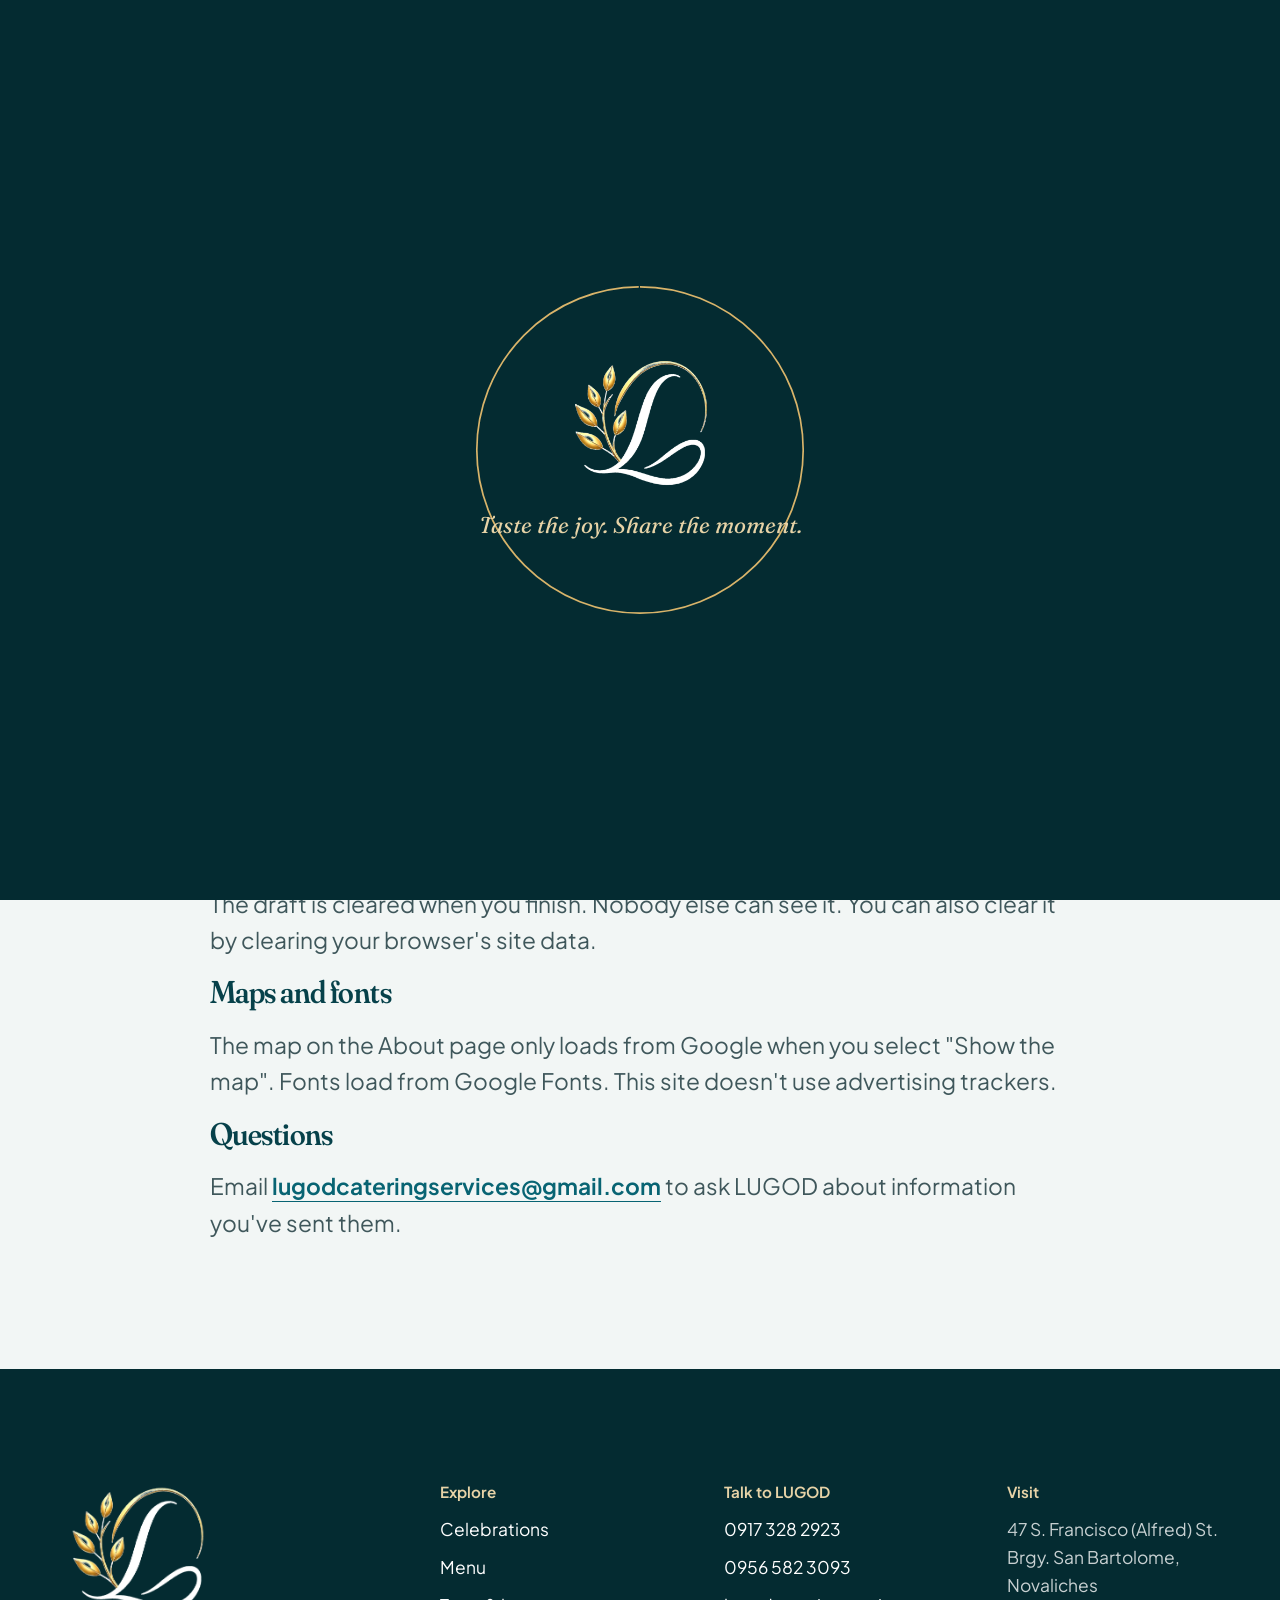
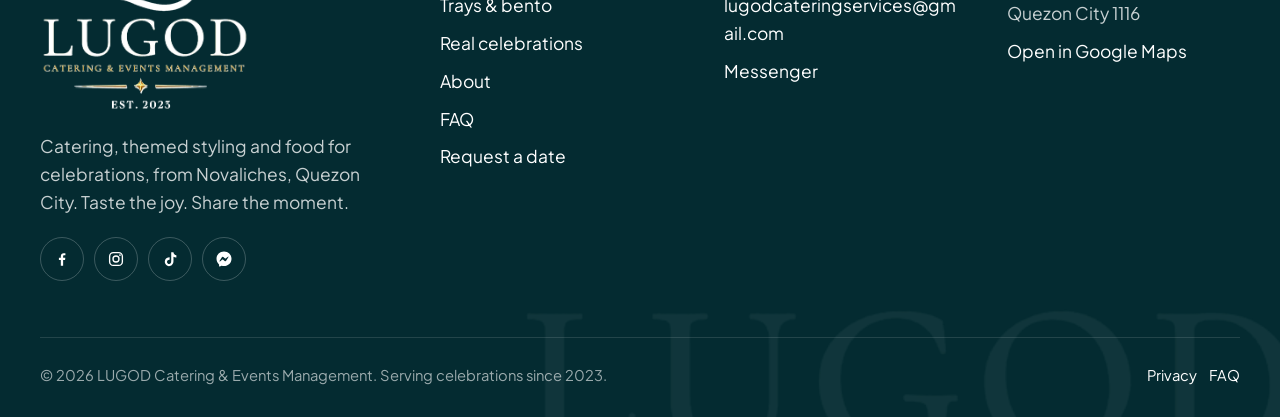
<file: privacy.html>
<!doctype html>
<html lang="en-PH">
<head>
<meta charset="utf-8">
<meta name="viewport" content="width=device-width, initial-scale=1, viewport-fit=cover">
<title>Privacy | LUGOD Catering &amp; Events</title>
<meta name="description" content="What the LUGOD website collects and how your request is sent.">
<meta name="theme-color" content="#063F48">
<meta property="og:type" content="website">
<meta property="og:site_name" content="LUGOD Catering &amp; Events Management">
<meta property="og:title" content="Privacy | LUGOD Catering &amp; Events">
<meta property="og:description" content="What the LUGOD website collects and how your request is sent.">
<meta property="og:image" content="assets/img/share.jpg">
<meta property="og:locale" content="en_PH">
<meta name="twitter:card" content="summary_large_image">
<link rel="icon" href="favicon.ico" sizes="any">
<link rel="icon" type="image/png" sizes="32x32" href="favicon-32.png">
<link rel="apple-touch-icon" href="apple-touch-icon.png">
<link rel="manifest" href="site.webmanifest">
<link rel="preconnect" href="https://fonts.googleapis.com">
<link rel="preconnect" href="https://fonts.gstatic.com" crossorigin>
<link rel="stylesheet" href="https://fonts.googleapis.com/css2?family=Fraunces:ital,opsz,wght,SOFT@0,9..144,300..800,0..100;1,9..144,300..800,0..100&amp;family=Plus+Jakarta+Sans:wght@400..750&amp;display=swap">
<link rel="stylesheet" href="assets/css/main.css?v=1793234653">
<script>
(function () {
  var r = document.documentElement;
  r.classList.add("js");
  var reduce = window.matchMedia && matchMedia("(prefers-reduced-motion: reduce)").matches;
  if (reduce) return;
  r.classList.add("motion");
  var s = null;
  try { s = window.sessionStorage; s.getItem("x"); } catch (e) { s = null; }
  if (s) {
    if (s.getItem("lugod-nav")) { r.classList.add("is-entering"); s.removeItem("lugod-nav"); }
    else if (!s.getItem("lugod-seen")) { r.classList.add("is-opening"); }
    s.setItem("lugod-seen", "1");
  }
  window.__lugodFailsafe = setTimeout(function () {
    r.classList.remove("is-opening", "is-entering");
    r.classList.add("is-revealed");
  }, 4000);
})();
</script>
<script type="application/ld+json">
{
  "@context": "https://schema.org",
  "@type": "LocalBusiness",
  "name": "LUGOD Catering & Events Management",
  "description": "Catering, themed event styling, food carts, grazing tables, food trays and bento meals in Novaliches, Quezon City.",
  "image": "assets/img/share.jpg",
  "logo": "assets/img/logo-full.png",
  "telephone": "+63 917 328 2923",
  "email": "lugodcateringservices@gmail.com",
  "foundingDate": "2023",
  "address": {
    "@type": "PostalAddress",
    "streetAddress": "47 S. Francisco (Alfred) St., Brgy. San Bartolome",
    "addressLocality": "Novaliches, Quezon City",
    "addressRegion": "Metro Manila",
    "postalCode": "1116",
    "addressCountry": "PH"
  },
  "sameAs": [
    "https://www.facebook.com/LUGODEVENTS/",
    "https://www.instagram.com/lugodcateringservices/",
    "https://www.tiktok.com/@lugod.catering.servicee"
  ]
}
</script>
</head>
<body class="page-privacy">
<svg width="0" height="0" style="position:absolute" aria-hidden="true" focusable="false">
  <symbol id="i-phone" viewBox="0 0 24 24"><path fill="currentColor" d="M6.6 10.8a15.5 15.5 0 0 0 6.6 6.6l2.2-2.2c.27-.27.67-.36 1.02-.24 1.12.37 2.33.57 3.58.57.55 0 1 .45 1 1V20c0 .55-.45 1-1 1C10.6 21 3 13.4 3 4c0-.55.45-1 1-1h3.5c.55 0 1 .45 1 1 0 1.25.2 2.45.57 3.57.11.35.03.74-.25 1.02l-2.2 2.21z"/></symbol>
  <symbol id="i-messenger" viewBox="0 0 24 24"><path fill="currentColor" d="M12 2C6.36 2 2 6.13 2 11.7c0 2.91 1.19 5.44 3.14 7.17.16.15.26.35.27.57l.05 1.78c.02.57.6.94 1.12.71l1.98-.87c.17-.08.36-.09.53-.04.91.25 1.88.38 2.91.38 5.64 0 10-4.13 10-9.7C22 6.13 17.64 2 12 2zm5.98 7.46-2.93 4.66a1.5 1.5 0 0 1-2.17.4l-2.33-1.75a.6.6 0 0 0-.72 0l-3.15 2.4c-.42.32-.97-.18-.69-.63l2.94-4.66a1.5 1.5 0 0 1 2.17-.4l2.33 1.75c.21.16.51.16.72 0l3.15-2.39c.42-.32.97.18.68.62z"/></symbol>
  <symbol id="i-mail" viewBox="0 0 24 24"><path fill="none" stroke="currentColor" stroke-width="1.8" stroke-linejoin="round" d="M3.5 6.5h17v11h-17z"/><path fill="none" stroke="currentColor" stroke-width="1.8" stroke-linejoin="round" d="m3.8 7 8.2 6.3L20.2 7"/></symbol>
  <symbol id="i-pin" viewBox="0 0 24 24"><path fill="currentColor" d="M12 2a7 7 0 0 0-7 7c0 5.25 7 13 7 13s7-7.75 7-13a7 7 0 0 0-7-7zm0 9.5a2.5 2.5 0 1 1 0-5 2.5 2.5 0 0 1 0 5z"/></symbol>
  <symbol id="i-arrow" viewBox="0 0 24 24"><path fill="none" stroke="currentColor" stroke-width="2" stroke-linecap="round" stroke-linejoin="round" d="M5 12h14M13 6l6 6-6 6"/></symbol>
  <symbol id="i-arrow-left" viewBox="0 0 24 24"><path fill="none" stroke="currentColor" stroke-width="2" stroke-linecap="round" stroke-linejoin="round" d="M19 12H5M11 6l-6 6 6 6"/></symbol>
  <symbol id="i-close" viewBox="0 0 24 24"><path fill="none" stroke="currentColor" stroke-width="2" stroke-linecap="round" d="M6 6l12 12M18 6 6 18"/></symbol>
  <symbol id="i-facebook" viewBox="0 0 24 24"><path fill="currentColor" d="M13.5 21v-7.6h2.56l.38-2.97H13.5V8.53c0-.86.24-1.45 1.47-1.45h1.57V4.43a21 21 0 0 0-2.29-.12c-2.27 0-3.82 1.39-3.82 3.93v2.19H7.87v2.97h2.56V21h3.07z"/></symbol>
  <symbol id="i-instagram" viewBox="0 0 24 24"><rect x="3.5" y="3.5" width="17" height="17" rx="5" fill="none" stroke="currentColor" stroke-width="1.8"/><circle cx="12" cy="12" r="4" fill="none" stroke="currentColor" stroke-width="1.8"/><circle cx="17.3" cy="6.7" r="1.15" fill="currentColor"/></symbol>
  <symbol id="i-tiktok" viewBox="0 0 24 24"><path fill="currentColor" d="M16.6 3c.32 2.33 1.66 3.82 3.9 3.98v3.12c-1.43.13-2.7-.33-3.86-1.07v5.6c0 6.98-7.6 9.16-10.66 4.16-1.96-3.2-.76-8.84 5.53-9.07v3.3c-.48.08-.99.2-1.46.36-1.4.47-2.19 1.36-1.97 2.93.43 3.02 5.99 3.91 5.53-1.98V3.01h2.99z"/></symbol>
  <symbol id="i-viber" viewBox="0 0 24 24"><path fill="currentColor" d="M11.4 2C7.6 2 4.4 2.6 3.2 7.1c-.6 2.4-.6 5.2 0 7.6.5 2 1.8 3.2 3.6 3.8v2.6c0 .6.7.9 1.1.5l2.4-2.5c.4 0 .8.1 1.2.1 3.8 0 7-.6 8.2-5.1.6-2.4.6-5.2 0-7.6C18.5 2.6 15.2 2 11.4 2zm4.4 12.4c-.4.6-1.1 1.2-1.8 1.1-2.9-.6-6.4-3.9-7.2-7-.2-.8.4-1.6 1-2 .4-.2.8-.2 1.1.1l1.1 1.4c.3.4.2.9-.2 1.2l-.4.3c.6 1.6 1.7 2.7 3.2 3.4l.3-.4c.3-.4.8-.5 1.2-.2l1.4 1c.4.3.4.8.1 1.1z"/></symbol>
  <symbol id="i-sms" viewBox="0 0 24 24"><path fill="none" stroke="currentColor" stroke-width="1.8" stroke-linejoin="round" d="M4 5h16v11H9l-5 4z"/><path stroke="currentColor" stroke-width="1.8" stroke-linecap="round" d="M8.5 10.5h.01M12 10.5h.01M15.5 10.5h.01"/></symbol>
  <symbol id="i-search" viewBox="0 0 24 24"><circle cx="11" cy="11" r="6.5" fill="none" stroke="currentColor" stroke-width="2"/><path stroke="currentColor" stroke-width="2" stroke-linecap="round" d="m16 16 4.5 4.5"/></symbol>
  <symbol id="i-info" viewBox="0 0 24 24"><circle cx="12" cy="12" r="9" fill="none" stroke="currentColor" stroke-width="1.8"/><path stroke="currentColor" stroke-width="2" stroke-linecap="round" d="M12 11v5.5M12 7.5h.01"/></symbol>
  <symbol id="i-copy" viewBox="0 0 24 24"><rect x="8.5" y="8.5" width="11" height="11" rx="2.5" fill="none" stroke="currentColor" stroke-width="1.8"/><path fill="none" stroke="currentColor" stroke-width="1.8" d="M15.5 8.5V6.5a2 2 0 0 0-2-2h-7a2 2 0 0 0-2 2v7a2 2 0 0 0 2 2h2"/></symbol>
  <symbol id="i-pause" viewBox="0 0 24 24"><path fill="currentColor" d="M7 5h3.5v14H7zM13.5 5H17v14h-3.5z"/></symbol>
  <symbol id="i-calendar" viewBox="0 0 24 24"><rect x="3.5" y="5" width="17" height="15.5" rx="3" fill="none" stroke="currentColor" stroke-width="1.8"/><path stroke="currentColor" stroke-width="1.8" stroke-linecap="round" d="M3.5 10h17M8 3v4M16 3v4"/></symbol>
</svg>

<a class="skip" href="#main">Skip to content</a>
<div class="progress" aria-hidden="true"></div>

<div class="curtain" aria-hidden="true">
  <svg class="curtain__ring" viewBox="0 0 200 200"><circle cx="100" cy="100" r="96" pathLength="1000"/></svg>
  <div class="curtain__inner">
    <img class="curtain__emblem" src="assets/img/logo-emblem-light-520.webp" alt="" width="260" height="246">
    <p class="curtain__tag">Taste the joy. Share the moment.</p>
  </div>
</div>

<header class="site-header">
  <div class="wrap">
    <a class="brand" href="index.html" aria-label="LUGOD Catering &amp; Events Management, home">
      <img class="brand__emblem" src="assets/img/logo-emblem-520.webp" alt="" width="46" height="44">
      <img class="brand__word" src="assets/img/logo-wordmark-520.webp" alt="" width="104" height="22">
    </a>
    <nav class="nav" aria-label="Main">
<a href="celebrations.html">Celebrations</a><a href="menu.html">Menu</a><a href="trays-and-bento.html">Trays &amp; bento</a><a href="real-celebrations.html">Real celebrations</a><a href="about.html">About</a><a href="faq.html">FAQ</a>      <a class="btn btn--sm" href="contact.html" data-magnetic>Request a date</a>
    </nav>
    <button class="menu-toggle" type="button" aria-expanded="false" aria-controls="mobile-nav" aria-label="Open menu"><span></span><span></span></button>
  </div>
</header>

<div class="mobile-nav" id="mobile-nav" aria-hidden="true">
  <ul>
    <li><a class="mobile-nav__link" href="index.html">Home</a></li>
<li><a class="mobile-nav__link" href="celebrations.html">Celebrations</a></li><li><a class="mobile-nav__link" href="menu.html">Menu</a></li><li><a class="mobile-nav__link" href="trays-and-bento.html">Trays &amp; bento</a></li><li><a class="mobile-nav__link" href="real-celebrations.html">Real celebrations</a></li><li><a class="mobile-nav__link" href="about.html">About</a></li><li><a class="mobile-nav__link" href="faq.html">FAQ</a></li>    <li><a class="mobile-nav__link" href="contact.html">Request a date</a></li>
  </ul>
  <div class="mobile-nav__foot">
    <a class="btn btn--gold" href="tel:+639173282923"><svg aria-hidden="true"><use href="#i-phone"/></svg>Call 0917 328 2923</a>
    <a href="https://m.me/LUGODEVENTS" target="_blank" rel="noopener">Message LUGOD on Messenger</a>
  </div>
</div>

<main id="main">
<section class="page-hero page-hero--simple">
  <div class="wrap">
    <ul class="crumbs"><li><a href="index.html">Home</a></li><li aria-current="page">Privacy</li></ul>
    <h1 data-split data-split-delay="100">Privacy</h1>
    <p class="page-hero__lead" data-hero-in>What this website collects, and where your request goes.</p>
  </div>
</section>
<section class="section" style="padding-top:0">
  <div class="wrap--narrow prose">
    <h2 style="font-size:var(--step-2)">The request form</h2>
    <p>The form asks only for what LUGOD needs to reply: the kind of event, date, area, guest count, your name and mobile number, plus anything optional you choose to add. Please don't include ID or payment details.</p>
    <p>Nothing is sent until you check your summary and choose how to send it. If you send by email, Messenger, Viber or text, your request travels through that app to LUGOD. If LUGOD connects a form service, your request goes to LUGOD's inbox through that service.</p>
    <h2 style="font-size:var(--step-2)">Saved in your browser</h2>
    <p>While you type, the form keeps a draft in your own browser so you don't lose it. The draft is cleared when you finish. Nobody else can see it. You can also clear it by clearing your browser's site data.</p>
    <h2 style="font-size:var(--step-2)">Maps and fonts</h2>
    <p>The map on the About page only loads from Google when you select "Show the map". Fonts load from Google Fonts. This site doesn't use advertising trackers.</p>
    <h2 style="font-size:var(--step-2)">Questions</h2>
    <p>Email <a class="link" href="mailto:lugodcateringservices@gmail.com">lugodcateringservices@gmail.com</a> to ask LUGOD about information you've sent them.</p>
  </div>
</section>
</main>

<footer class="site-footer">
  <img class="footer-word" src="assets/img/logo-wordmark-light-520.webp" alt="" width="520" height="98" loading="lazy">
  <div class="wrap">
    <div class="footer-top">
      <div class="footer-brand">
        <img src="assets/img/logo-full-light-520.webp" alt="LUGOD Catering &amp; Events Management, established 2023" width="210" height="230" loading="lazy">
        <p>Catering, themed styling and food for celebrations, from Novaliches, Quezon City. Taste the joy. Share the moment.</p>
        <div class="socials">
          <a href="https://www.facebook.com/LUGODEVENTS/" target="_blank" rel="noopener" aria-label="LUGOD on Facebook"><svg aria-hidden="true"><use href="#i-facebook"/></svg></a>
          <a href="https://www.instagram.com/lugodcateringservices/" target="_blank" rel="noopener" aria-label="LUGOD on Instagram"><svg aria-hidden="true"><use href="#i-instagram"/></svg></a>
          <a href="https://www.tiktok.com/@lugod.catering.servicee" target="_blank" rel="noopener" aria-label="LUGOD on TikTok"><svg aria-hidden="true"><use href="#i-tiktok"/></svg></a>
          <a href="https://m.me/LUGODEVENTS" target="_blank" rel="noopener" aria-label="Message LUGOD on Messenger"><svg aria-hidden="true"><use href="#i-messenger"/></svg></a>
        </div>
      </div>
      <div class="footer-col">
        <h2>Explore</h2>
        <ul><li><a href="celebrations.html">Celebrations</a></li><li><a href="menu.html">Menu</a></li><li><a href="trays-and-bento.html">Trays &amp; bento</a></li><li><a href="real-celebrations.html">Real celebrations</a></li><li><a href="about.html">About</a></li><li><a href="faq.html">FAQ</a></li><li><a href="contact.html">Request a date</a></li></ul>
      </div>
      <div class="footer-col">
        <h2>Talk to LUGOD</h2>
        <ul>
          <li><a href="tel:+639173282923">0917 328 2923</a></li>
          <li><a href="tel:+639565823093">0956 582 3093</a></li>
          <li><a href="mailto:lugodcateringservices@gmail.com">lugodcateringservices@gmail.com</a></li>
          <li><a href="https://m.me/LUGODEVENTS" target="_blank" rel="noopener">Messenger</a></li>
        </ul>
      </div>
      <div class="footer-col">
        <h2>Visit</h2>
        <ul>
          <li>47 S. Francisco (Alfred) St.<br>Brgy. San Bartolome, Novaliches<br>Quezon City 1116</li>
          <li><a href="https://www.google.com/maps/search/?api=1&amp;query=47+S.+Francisco+St%2C+San+Bartolome%2C+Novaliches%2C+Quezon+City" target="_blank" rel="noopener">Open in Google Maps</a></li>
        </ul>
      </div>
    </div>
    <div class="footer-bottom">
      <p>&copy; <span data-year>2026</span> LUGOD Catering &amp; Events Management. Serving celebrations since 2023.</p>
      <p><a href="privacy.html">Privacy</a> &nbsp;&nbsp; <a href="faq.html">FAQ</a></p>
    </div>
  </div>
</footer>

<nav class="mobile-bar" aria-label="Quick contact">
  <a href="tel:+639173282923"><svg aria-hidden="true"><use href="#i-phone"/></svg>Call</a>
  <a href="https://m.me/LUGODEVENTS" target="_blank" rel="noopener"><svg aria-hidden="true"><use href="#i-messenger"/></svg>Message</a>
  <a class="is-primary" href="contact.html"><svg aria-hidden="true"><use href="#i-calendar"/></svg>Request a date</a>
</nav>

<script src="assets/js/config.js?v=1793234653"></script>
<script src="assets/js/main.js?v=1793234653" defer></script>
</body>
</html>
</file>
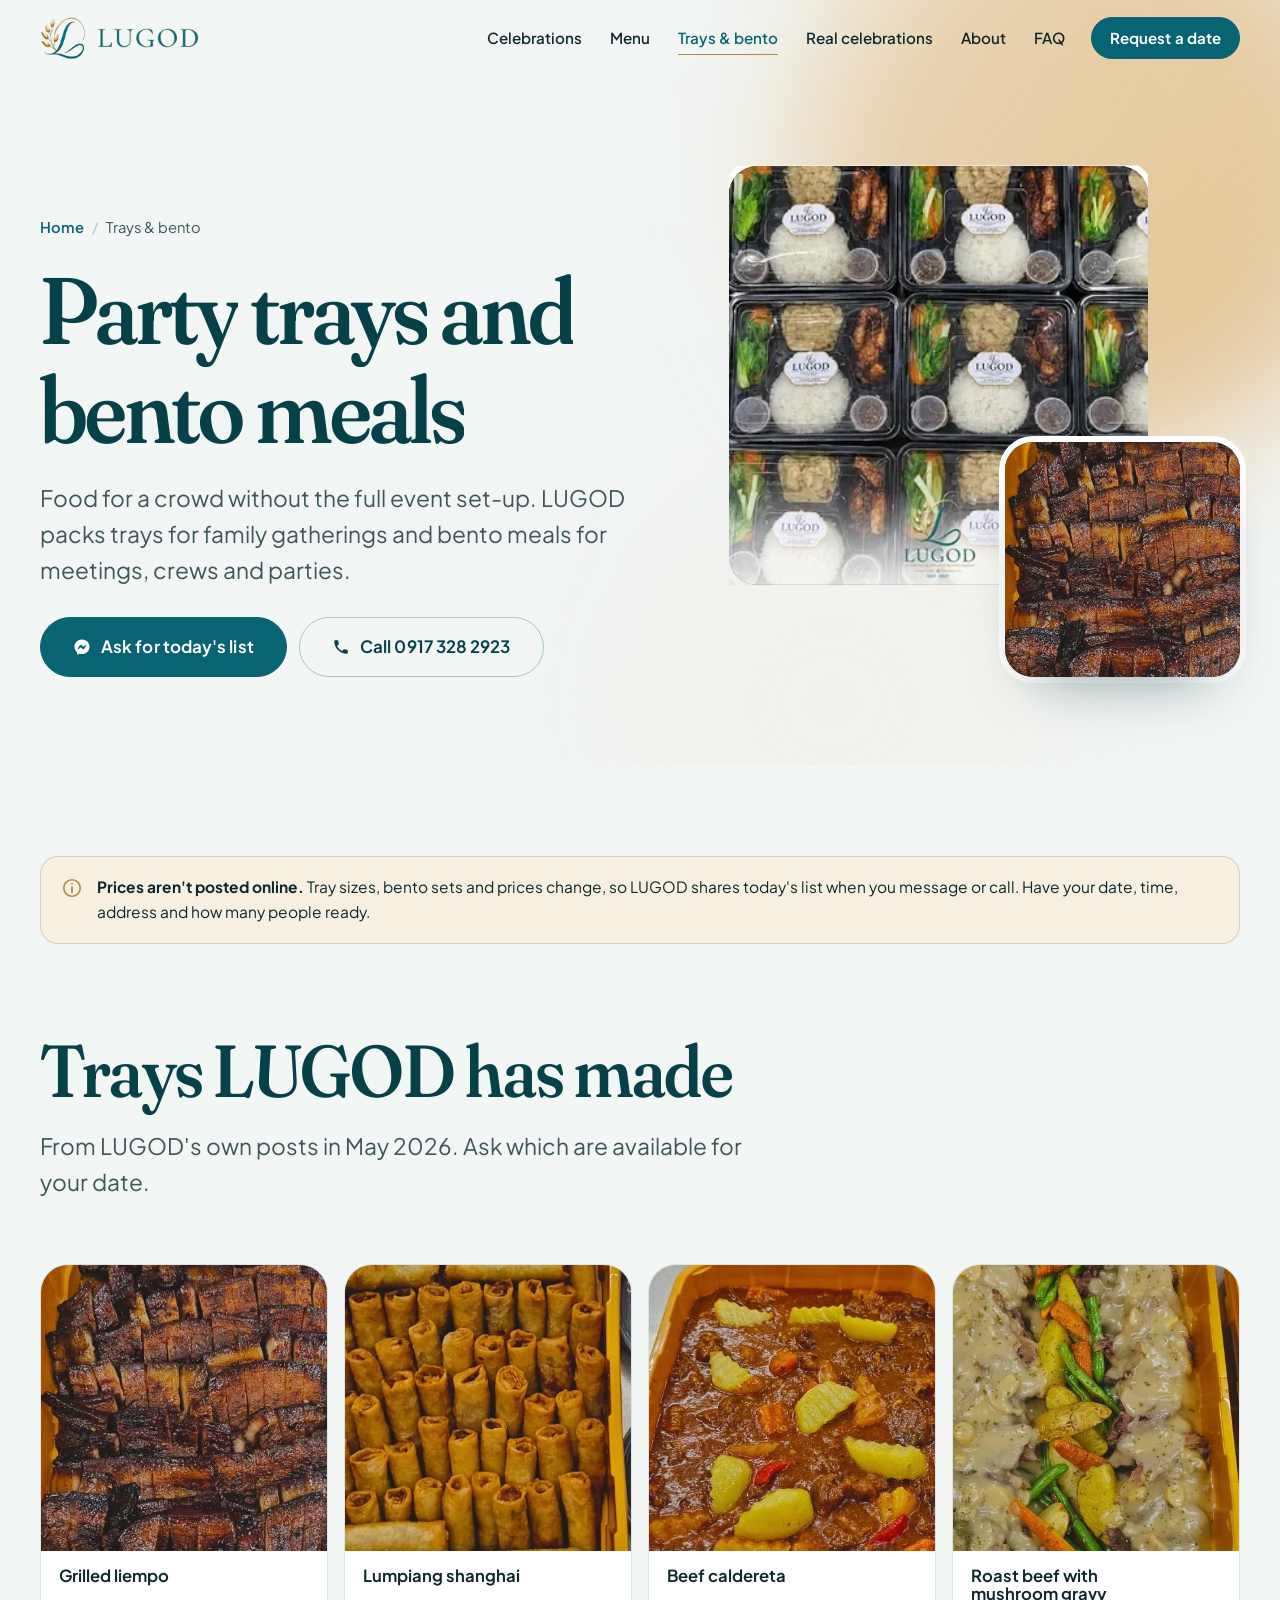
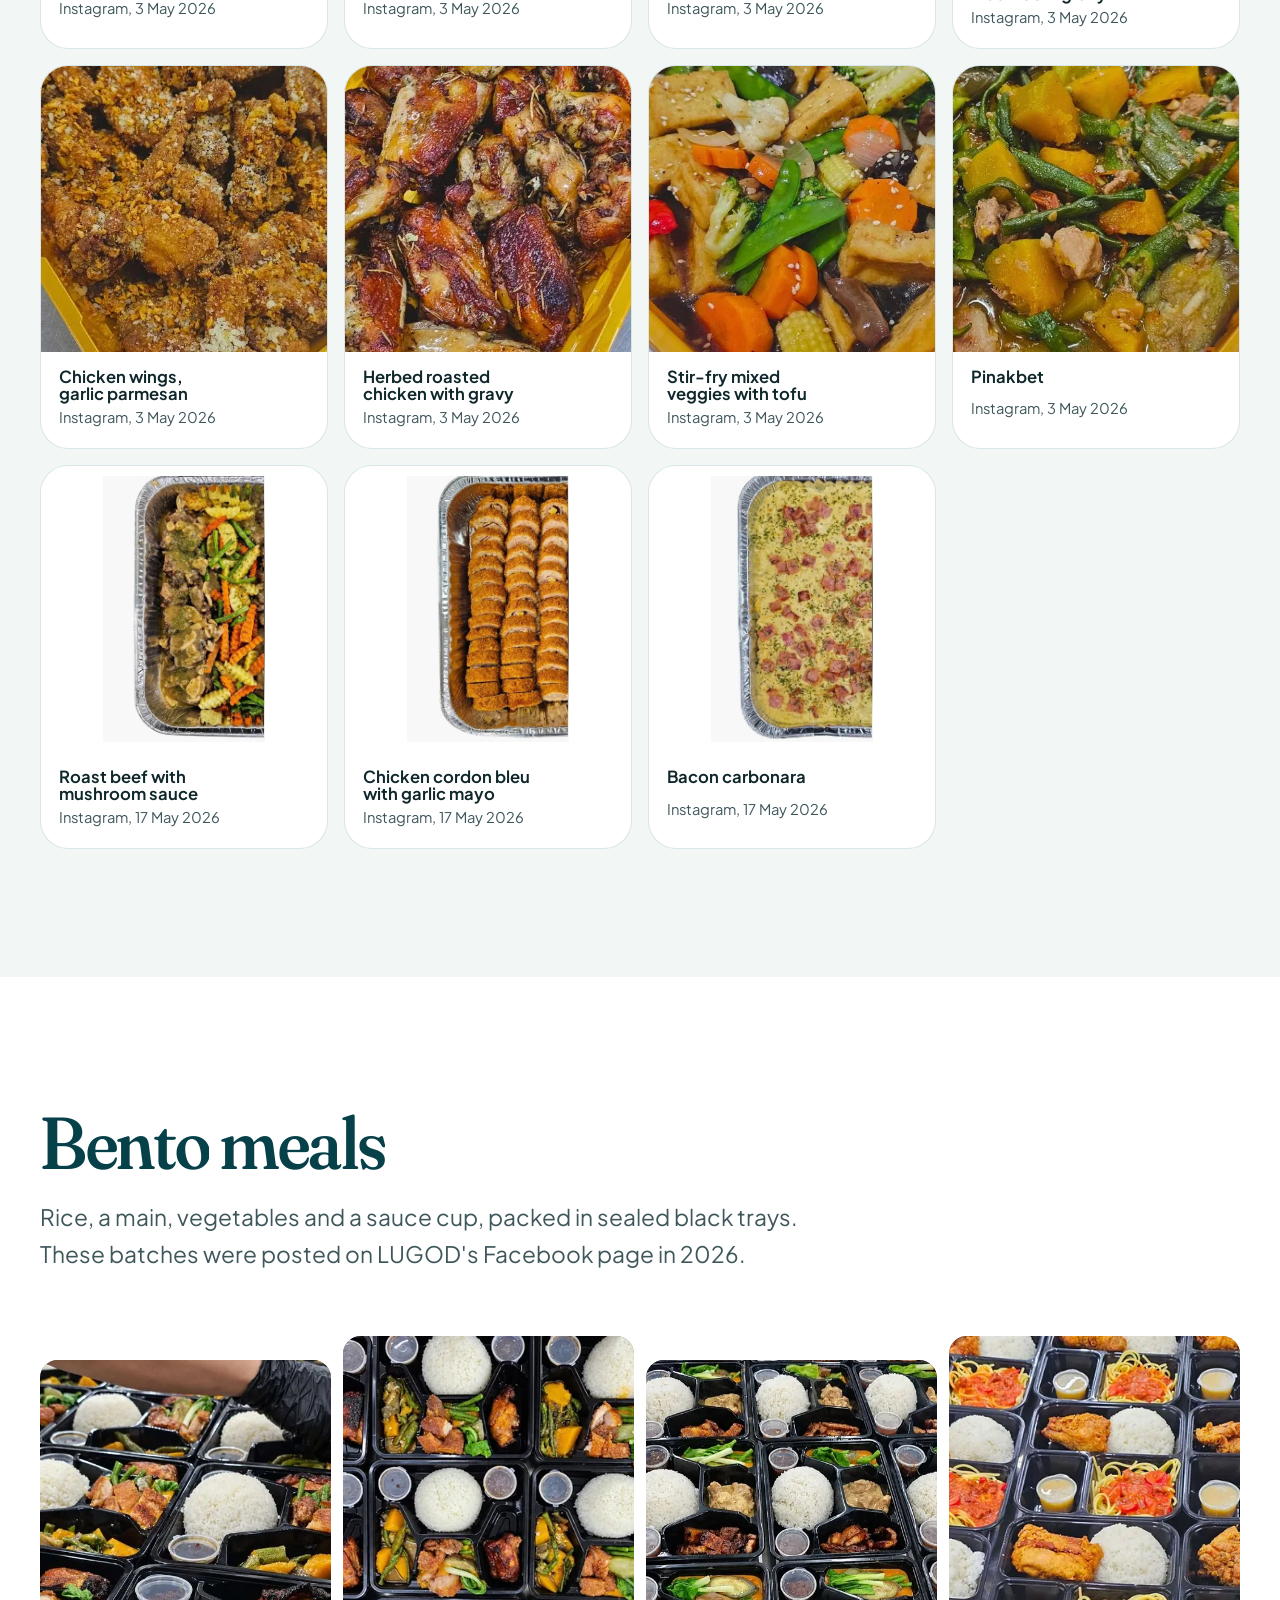
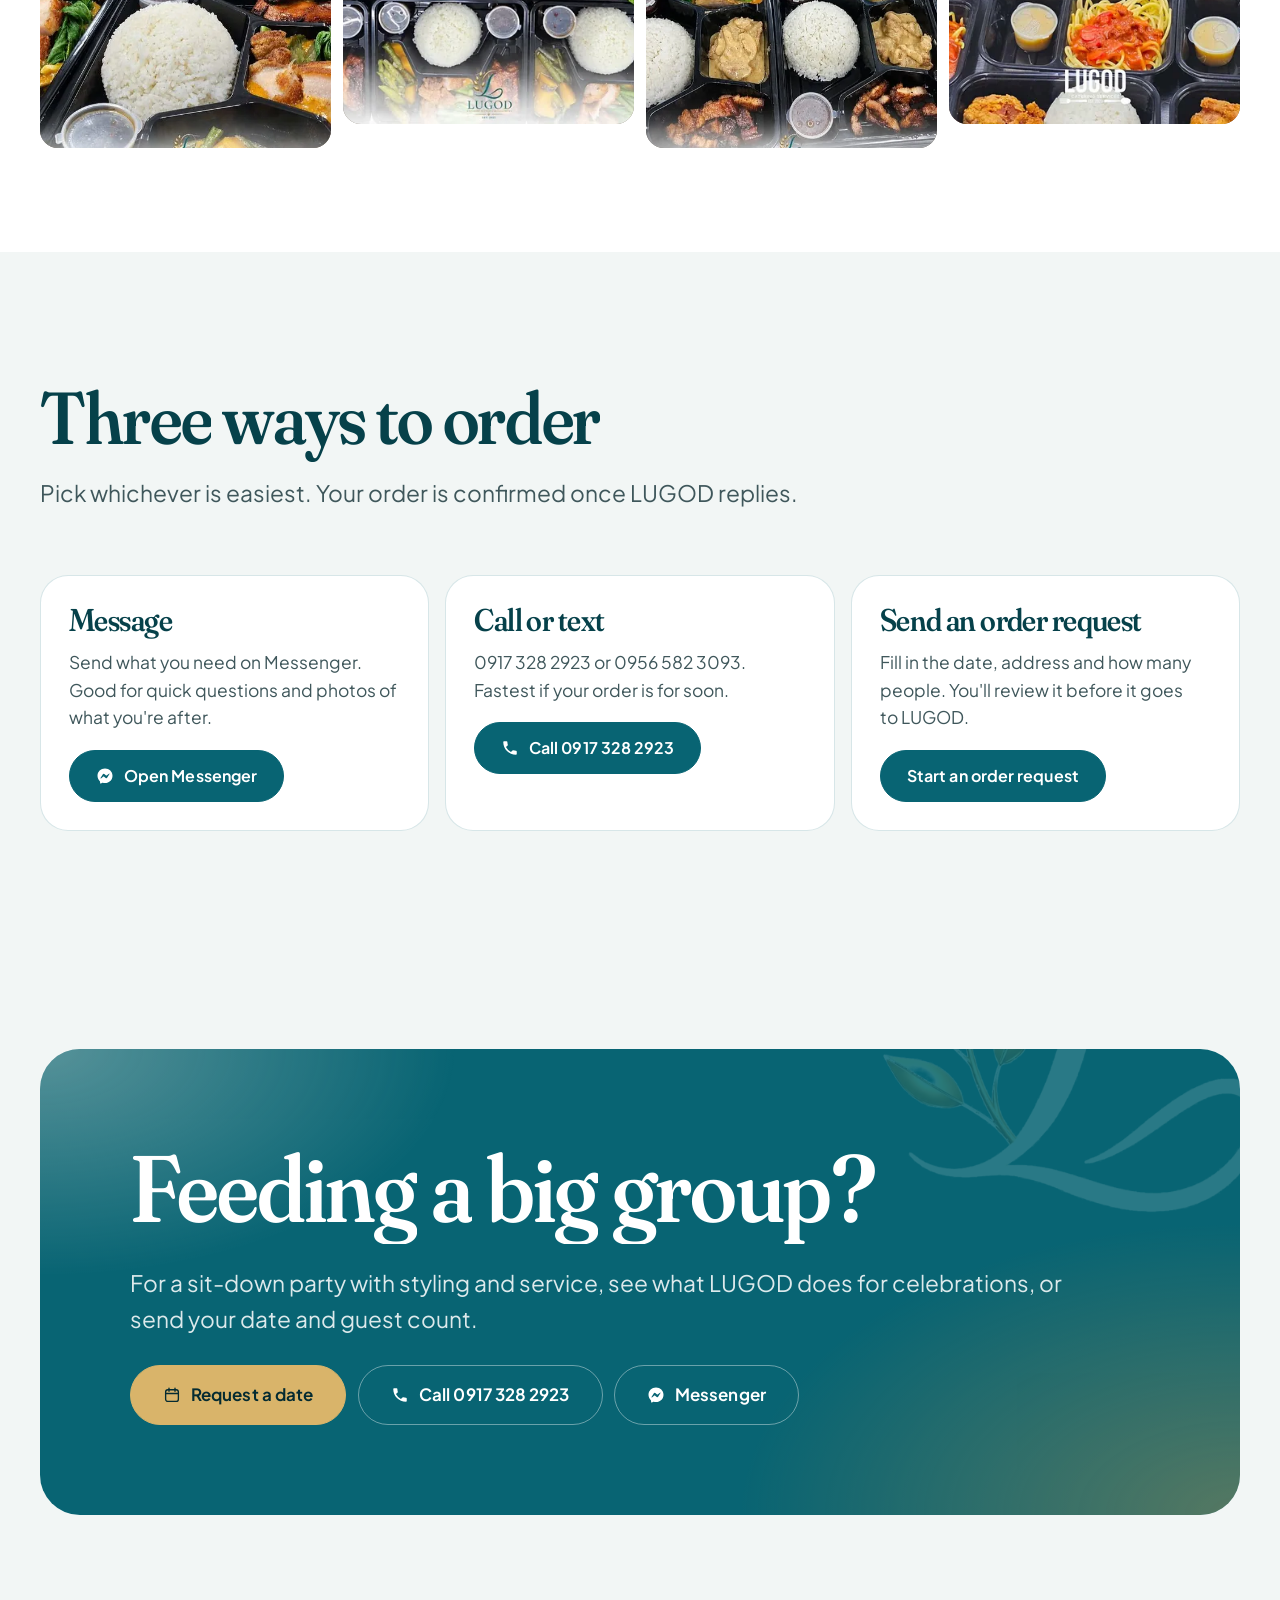
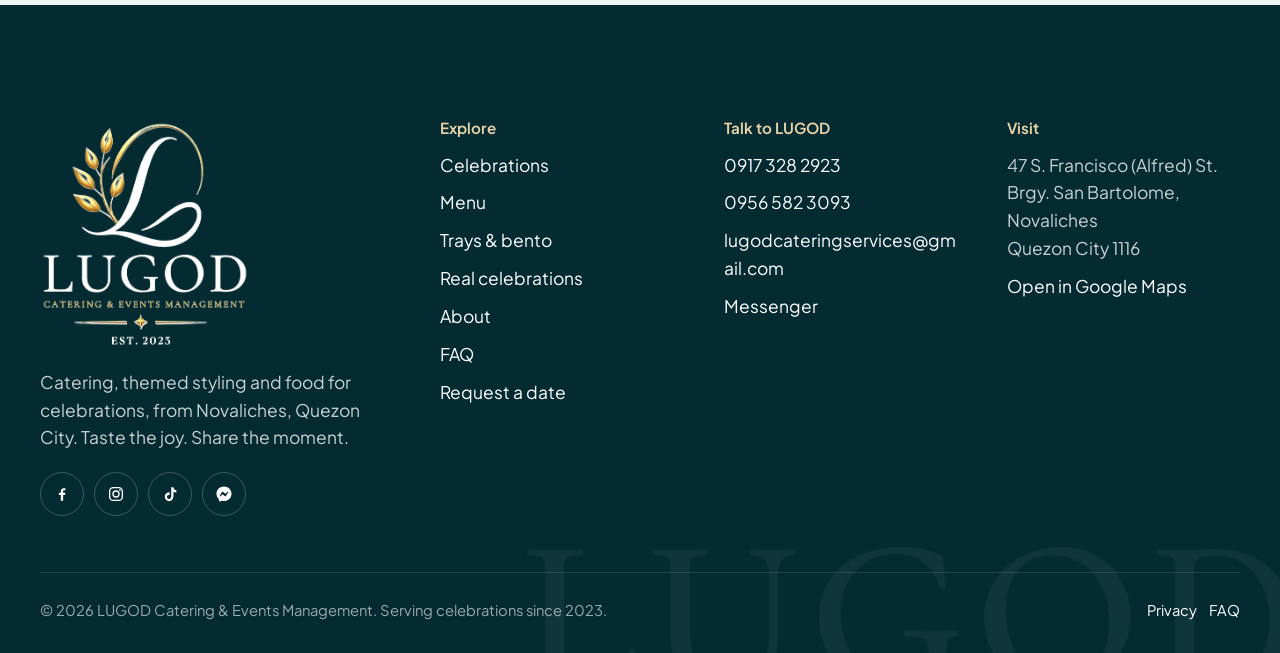
<file: trays-and-bento.html>
<!doctype html>
<html lang="en-PH">
<head>
<meta charset="utf-8">
<meta name="viewport" content="width=device-width, initial-scale=1, viewport-fit=cover">
<title>Party trays and bento meals | LUGOD Novaliches</title>
<meta name="description" content="Party trays and bento meals from LUGOD in Novaliches, Quezon City. See what they make and ask for today&#39;s list.">
<meta name="theme-color" content="#063F48">
<meta property="og:type" content="website">
<meta property="og:site_name" content="LUGOD Catering &amp; Events Management">
<meta property="og:title" content="Party trays and bento meals | LUGOD Novaliches">
<meta property="og:description" content="Party trays and bento meals from LUGOD in Novaliches, Quezon City. See what they make and ask for today&#39;s list.">
<meta property="og:image" content="assets/img/share.jpg">
<meta property="og:locale" content="en_PH">
<meta name="twitter:card" content="summary_large_image">
<link rel="icon" href="favicon.ico" sizes="any">
<link rel="icon" type="image/png" sizes="32x32" href="favicon-32.png">
<link rel="apple-touch-icon" href="apple-touch-icon.png">
<link rel="manifest" href="site.webmanifest">
<link rel="preconnect" href="https://fonts.googleapis.com">
<link rel="preconnect" href="https://fonts.gstatic.com" crossorigin>
<link rel="stylesheet" href="https://fonts.googleapis.com/css2?family=Fraunces:ital,opsz,wght,SOFT@0,9..144,300..800,0..100;1,9..144,300..800,0..100&amp;family=Plus+Jakarta+Sans:wght@400..750&amp;display=swap">
<link rel="stylesheet" href="assets/css/main.css?v=1793234653">
<script>
(function () {
  var r = document.documentElement;
  r.classList.add("js");
  var reduce = window.matchMedia && matchMedia("(prefers-reduced-motion: reduce)").matches;
  if (reduce) return;
  r.classList.add("motion");
  var s = null;
  try { s = window.sessionStorage; s.getItem("x"); } catch (e) { s = null; }
  if (s) {
    if (s.getItem("lugod-nav")) { r.classList.add("is-entering"); s.removeItem("lugod-nav"); }
    else if (!s.getItem("lugod-seen")) { r.classList.add("is-opening"); }
    s.setItem("lugod-seen", "1");
  }
  window.__lugodFailsafe = setTimeout(function () {
    r.classList.remove("is-opening", "is-entering");
    r.classList.add("is-revealed");
  }, 4000);
})();
</script>
<script type="application/ld+json">
{
  "@context": "https://schema.org",
  "@type": "LocalBusiness",
  "name": "LUGOD Catering & Events Management",
  "description": "Catering, themed event styling, food carts, grazing tables, food trays and bento meals in Novaliches, Quezon City.",
  "image": "assets/img/share.jpg",
  "logo": "assets/img/logo-full.png",
  "telephone": "+63 917 328 2923",
  "email": "lugodcateringservices@gmail.com",
  "foundingDate": "2023",
  "address": {
    "@type": "PostalAddress",
    "streetAddress": "47 S. Francisco (Alfred) St., Brgy. San Bartolome",
    "addressLocality": "Novaliches, Quezon City",
    "addressRegion": "Metro Manila",
    "postalCode": "1116",
    "addressCountry": "PH"
  },
  "sameAs": [
    "https://www.facebook.com/LUGODEVENTS/",
    "https://www.instagram.com/lugodcateringservices/",
    "https://www.tiktok.com/@lugod.catering.servicee"
  ]
}
</script>
</head>
<body class="page-trays">
<svg width="0" height="0" style="position:absolute" aria-hidden="true" focusable="false">
  <symbol id="i-phone" viewBox="0 0 24 24"><path fill="currentColor" d="M6.6 10.8a15.5 15.5 0 0 0 6.6 6.6l2.2-2.2c.27-.27.67-.36 1.02-.24 1.12.37 2.33.57 3.58.57.55 0 1 .45 1 1V20c0 .55-.45 1-1 1C10.6 21 3 13.4 3 4c0-.55.45-1 1-1h3.5c.55 0 1 .45 1 1 0 1.25.2 2.45.57 3.57.11.35.03.74-.25 1.02l-2.2 2.21z"/></symbol>
  <symbol id="i-messenger" viewBox="0 0 24 24"><path fill="currentColor" d="M12 2C6.36 2 2 6.13 2 11.7c0 2.91 1.19 5.44 3.14 7.17.16.15.26.35.27.57l.05 1.78c.02.57.6.94 1.12.71l1.98-.87c.17-.08.36-.09.53-.04.91.25 1.88.38 2.91.38 5.64 0 10-4.13 10-9.7C22 6.13 17.64 2 12 2zm5.98 7.46-2.93 4.66a1.5 1.5 0 0 1-2.17.4l-2.33-1.75a.6.6 0 0 0-.72 0l-3.15 2.4c-.42.32-.97-.18-.69-.63l2.94-4.66a1.5 1.5 0 0 1 2.17-.4l2.33 1.75c.21.16.51.16.72 0l3.15-2.39c.42-.32.97.18.68.62z"/></symbol>
  <symbol id="i-mail" viewBox="0 0 24 24"><path fill="none" stroke="currentColor" stroke-width="1.8" stroke-linejoin="round" d="M3.5 6.5h17v11h-17z"/><path fill="none" stroke="currentColor" stroke-width="1.8" stroke-linejoin="round" d="m3.8 7 8.2 6.3L20.2 7"/></symbol>
  <symbol id="i-pin" viewBox="0 0 24 24"><path fill="currentColor" d="M12 2a7 7 0 0 0-7 7c0 5.25 7 13 7 13s7-7.75 7-13a7 7 0 0 0-7-7zm0 9.5a2.5 2.5 0 1 1 0-5 2.5 2.5 0 0 1 0 5z"/></symbol>
  <symbol id="i-arrow" viewBox="0 0 24 24"><path fill="none" stroke="currentColor" stroke-width="2" stroke-linecap="round" stroke-linejoin="round" d="M5 12h14M13 6l6 6-6 6"/></symbol>
  <symbol id="i-arrow-left" viewBox="0 0 24 24"><path fill="none" stroke="currentColor" stroke-width="2" stroke-linecap="round" stroke-linejoin="round" d="M19 12H5M11 6l-6 6 6 6"/></symbol>
  <symbol id="i-close" viewBox="0 0 24 24"><path fill="none" stroke="currentColor" stroke-width="2" stroke-linecap="round" d="M6 6l12 12M18 6 6 18"/></symbol>
  <symbol id="i-facebook" viewBox="0 0 24 24"><path fill="currentColor" d="M13.5 21v-7.6h2.56l.38-2.97H13.5V8.53c0-.86.24-1.45 1.47-1.45h1.57V4.43a21 21 0 0 0-2.29-.12c-2.27 0-3.82 1.39-3.82 3.93v2.19H7.87v2.97h2.56V21h3.07z"/></symbol>
  <symbol id="i-instagram" viewBox="0 0 24 24"><rect x="3.5" y="3.5" width="17" height="17" rx="5" fill="none" stroke="currentColor" stroke-width="1.8"/><circle cx="12" cy="12" r="4" fill="none" stroke="currentColor" stroke-width="1.8"/><circle cx="17.3" cy="6.7" r="1.15" fill="currentColor"/></symbol>
  <symbol id="i-tiktok" viewBox="0 0 24 24"><path fill="currentColor" d="M16.6 3c.32 2.33 1.66 3.82 3.9 3.98v3.12c-1.43.13-2.7-.33-3.86-1.07v5.6c0 6.98-7.6 9.16-10.66 4.16-1.96-3.2-.76-8.84 5.53-9.07v3.3c-.48.08-.99.2-1.46.36-1.4.47-2.19 1.36-1.97 2.93.43 3.02 5.99 3.91 5.53-1.98V3.01h2.99z"/></symbol>
  <symbol id="i-viber" viewBox="0 0 24 24"><path fill="currentColor" d="M11.4 2C7.6 2 4.4 2.6 3.2 7.1c-.6 2.4-.6 5.2 0 7.6.5 2 1.8 3.2 3.6 3.8v2.6c0 .6.7.9 1.1.5l2.4-2.5c.4 0 .8.1 1.2.1 3.8 0 7-.6 8.2-5.1.6-2.4.6-5.2 0-7.6C18.5 2.6 15.2 2 11.4 2zm4.4 12.4c-.4.6-1.1 1.2-1.8 1.1-2.9-.6-6.4-3.9-7.2-7-.2-.8.4-1.6 1-2 .4-.2.8-.2 1.1.1l1.1 1.4c.3.4.2.9-.2 1.2l-.4.3c.6 1.6 1.7 2.7 3.2 3.4l.3-.4c.3-.4.8-.5 1.2-.2l1.4 1c.4.3.4.8.1 1.1z"/></symbol>
  <symbol id="i-sms" viewBox="0 0 24 24"><path fill="none" stroke="currentColor" stroke-width="1.8" stroke-linejoin="round" d="M4 5h16v11H9l-5 4z"/><path stroke="currentColor" stroke-width="1.8" stroke-linecap="round" d="M8.5 10.5h.01M12 10.5h.01M15.5 10.5h.01"/></symbol>
  <symbol id="i-search" viewBox="0 0 24 24"><circle cx="11" cy="11" r="6.5" fill="none" stroke="currentColor" stroke-width="2"/><path stroke="currentColor" stroke-width="2" stroke-linecap="round" d="m16 16 4.5 4.5"/></symbol>
  <symbol id="i-info" viewBox="0 0 24 24"><circle cx="12" cy="12" r="9" fill="none" stroke="currentColor" stroke-width="1.8"/><path stroke="currentColor" stroke-width="2" stroke-linecap="round" d="M12 11v5.5M12 7.5h.01"/></symbol>
  <symbol id="i-copy" viewBox="0 0 24 24"><rect x="8.5" y="8.5" width="11" height="11" rx="2.5" fill="none" stroke="currentColor" stroke-width="1.8"/><path fill="none" stroke="currentColor" stroke-width="1.8" d="M15.5 8.5V6.5a2 2 0 0 0-2-2h-7a2 2 0 0 0-2 2v7a2 2 0 0 0 2 2h2"/></symbol>
  <symbol id="i-pause" viewBox="0 0 24 24"><path fill="currentColor" d="M7 5h3.5v14H7zM13.5 5H17v14h-3.5z"/></symbol>
  <symbol id="i-calendar" viewBox="0 0 24 24"><rect x="3.5" y="5" width="17" height="15.5" rx="3" fill="none" stroke="currentColor" stroke-width="1.8"/><path stroke="currentColor" stroke-width="1.8" stroke-linecap="round" d="M3.5 10h17M8 3v4M16 3v4"/></symbol>
</svg>

<a class="skip" href="#main">Skip to content</a>
<div class="progress" aria-hidden="true"></div>

<div class="curtain" aria-hidden="true">
  <svg class="curtain__ring" viewBox="0 0 200 200"><circle cx="100" cy="100" r="96" pathLength="1000"/></svg>
  <div class="curtain__inner">
    <img class="curtain__emblem" src="assets/img/logo-emblem-light-520.webp" alt="" width="260" height="246">
    <p class="curtain__tag">Taste the joy. Share the moment.</p>
  </div>
</div>

<header class="site-header">
  <div class="wrap">
    <a class="brand" href="index.html" aria-label="LUGOD Catering &amp; Events Management, home">
      <img class="brand__emblem" src="assets/img/logo-emblem-520.webp" alt="" width="46" height="44">
      <img class="brand__word" src="assets/img/logo-wordmark-520.webp" alt="" width="104" height="22">
    </a>
    <nav class="nav" aria-label="Main">
<a href="celebrations.html">Celebrations</a><a href="menu.html">Menu</a><a href="trays-and-bento.html" aria-current="page">Trays &amp; bento</a><a href="real-celebrations.html">Real celebrations</a><a href="about.html">About</a><a href="faq.html">FAQ</a>      <a class="btn btn--sm" href="contact.html" data-magnetic>Request a date</a>
    </nav>
    <button class="menu-toggle" type="button" aria-expanded="false" aria-controls="mobile-nav" aria-label="Open menu"><span></span><span></span></button>
  </div>
</header>

<div class="mobile-nav" id="mobile-nav" aria-hidden="true">
  <ul>
    <li><a class="mobile-nav__link" href="index.html">Home</a></li>
<li><a class="mobile-nav__link" href="celebrations.html">Celebrations</a></li><li><a class="mobile-nav__link" href="menu.html">Menu</a></li><li><a class="mobile-nav__link" href="trays-and-bento.html" aria-current="page">Trays &amp; bento</a></li><li><a class="mobile-nav__link" href="real-celebrations.html">Real celebrations</a></li><li><a class="mobile-nav__link" href="about.html">About</a></li><li><a class="mobile-nav__link" href="faq.html">FAQ</a></li>    <li><a class="mobile-nav__link" href="contact.html">Request a date</a></li>
  </ul>
  <div class="mobile-nav__foot">
    <a class="btn btn--gold" href="tel:+639173282923"><svg aria-hidden="true"><use href="#i-phone"/></svg>Call 0917 328 2923</a>
    <a href="https://m.me/LUGODEVENTS" target="_blank" rel="noopener">Message LUGOD on Messenger</a>
  </div>
</div>

<main id="main">
<section class="page-hero" data-palette="#D89B45,#4E8B3A,#F3EFE6,#7A4A2A">
  <div class="hero__wash" aria-hidden="true"><span class="blob blob--1"></span><span class="blob blob--2"></span></div>
  <div class="wrap page-hero__grid">
    <div>
      <ul class="crumbs"><li><a href="index.html">Home</a></li><li aria-current="page">Trays &amp; bento</li></ul>
      <h1 data-split data-split-delay="100">Party trays and bento meals</h1>
      <p class="page-hero__lead" data-hero-in>Food for a crowd without the full event set-up. LUGOD packs trays for family gatherings and bento meals for meetings, crews and parties.</p>
      <div class="page-hero__actions">
        <a class="btn btn--lg" href="https://m.me/LUGODEVENTS" target="_blank" rel="noopener" data-magnetic><svg class="" aria-hidden="true" focusable="false"><use href="#i-messenger"/></svg>Ask for today's list</a>
        <a class="btn btn--ghost btn--lg" href="tel:+639173282923"><svg class="" aria-hidden="true" focusable="false"><use href="#i-phone"/></svg>Call 0917 328 2923</a>
      </div>
    </div>
    <div class="page-hero__art" aria-hidden="true">
      <picture class="pic a1" style="--avg:#7D796F" data-reveal="clip"><source type="image/webp" srcset="assets/img/bento-line-480.webp 480w, assets/img/bento-line-800.webp 800w" sizes="(max-width: 860px) 80vw, 36vw"><img src="assets/img/bento-line.jpg" alt="" width="900" height="603" fetchpriority="high" decoding="async"></picture>
      <picture class="pic a2" style="--avg:#65412F" data-reveal="pop" style="--rd:300ms"><source type="image/webp" srcset="assets/img/tray-liempo-437.webp 437w" sizes="(max-width: 860px) 40vw, 18vw"><img src="assets/img/tray-liempo.jpg" alt="" width="437" height="502" loading="lazy" decoding="async"></picture>
    </div>
  </div>
</section>

<section class="section section--tight">
  <div class="wrap">
    <div class="note" data-reveal="up"><svg class="" aria-hidden="true" focusable="false"><use href="#i-info"/></svg><p><strong>Prices aren't posted online.</strong> Tray sizes, bento sets and prices change, so LUGOD shares today's list when you message or call. Have your date, time, address and how many people ready.</p></div>
  </div>
</section>

<section class="section" style="padding-top:0" aria-labelledby="trays-title">
  <div class="wrap">
    <div class="section-head">
      <h2 id="trays-title" data-split class="split-heading">Trays LUGOD has made</h2>
      <p data-reveal="up">From LUGOD's own posts in May 2026. Ask which are available for your date.</p>
    </div>
    <div class="trays" data-stagger="60">
      <article class="tray" data-reveal="up">
        <picture class="pic " style="--avg:#65412F" ><source type="image/webp" srcset="assets/img/tray-liempo-437.webp 437w" sizes="(max-width: 600px) 100vw, 25vw"><img src="assets/img/tray-liempo.jpg" alt="A tray of grilled liempo" width="437" height="502" loading="lazy" decoding="async"></picture>
        <div class="tray__body"><h3>Grilled liempo</h3><span>Instagram, 3 May 2026</span></div>
      </article>
      <article class="tray" data-reveal="up">
        <picture class="pic " style="--avg:#8B5812" ><source type="image/webp" srcset="assets/img/tray-lumpiang-shanghai-437.webp 437w" sizes="(max-width: 600px) 100vw, 25vw"><img src="assets/img/tray-lumpiang-shanghai.jpg" alt="A tray of lumpiang shanghai" width="437" height="502" loading="lazy" decoding="async"></picture>
        <div class="tray__body"><h3>Lumpiang shanghai</h3><span>Instagram, 3 May 2026</span></div>
      </article>
      <article class="tray" data-reveal="up">
        <picture class="pic " style="--avg:#975F22" ><source type="image/webp" srcset="assets/img/tray-beef-caldereta-437.webp 437w" sizes="(max-width: 600px) 100vw, 25vw"><img src="assets/img/tray-beef-caldereta.jpg" alt="A tray of beef caldereta" width="437" height="502" loading="lazy" decoding="async"></picture>
        <div class="tray__body"><h3>Beef caldereta</h3><span>Instagram, 3 May 2026</span></div>
      </article>
      <article class="tray" data-reveal="up">
        <picture class="pic " style="--avg:#93783B" ><source type="image/webp" srcset="assets/img/tray-roast-beef-gravy-437.webp 437w" sizes="(max-width: 600px) 100vw, 25vw"><img src="assets/img/tray-roast-beef-gravy.jpg" alt="A tray of roast beef with mushroom gravy" width="437" height="502" loading="lazy" decoding="async"></picture>
        <div class="tray__body"><h3>Roast beef with mushroom gravy</h3><span>Instagram, 3 May 2026</span></div>
      </article>
      <article class="tray" data-reveal="up">
        <picture class="pic " style="--avg:#8D612A" ><source type="image/webp" srcset="assets/img/tray-chicken-wings-437.webp 437w" sizes="(max-width: 600px) 100vw, 25vw"><img src="assets/img/tray-chicken-wings.jpg" alt="A tray of chicken wings, garlic parmesan" width="437" height="502" loading="lazy" decoding="async"></picture>
        <div class="tray__body"><h3>Chicken wings, garlic parmesan</h3><span>Instagram, 3 May 2026</span></div>
      </article>
      <article class="tray" data-reveal="up">
        <picture class="pic " style="--avg:#8C5D37" ><source type="image/webp" srcset="assets/img/tray-herbed-chicken-437.webp 437w" sizes="(max-width: 600px) 100vw, 25vw"><img src="assets/img/tray-herbed-chicken.jpg" alt="A tray of herbed roasted chicken with gravy" width="437" height="502" loading="lazy" decoding="async"></picture>
        <div class="tray__body"><h3>Herbed roasted chicken with gravy</h3><span>Instagram, 3 May 2026</span></div>
      </article>
      <article class="tray" data-reveal="up">
        <picture class="pic " style="--avg:#916E2C" ><source type="image/webp" srcset="assets/img/tray-mix-veggies-tofu-437.webp 437w" sizes="(max-width: 600px) 100vw, 25vw"><img src="assets/img/tray-mix-veggies-tofu.jpg" alt="A tray of stir-fry mixed veggies with tofu" width="437" height="502" loading="lazy" decoding="async"></picture>
        <div class="tray__body"><h3>Stir-fry mixed veggies with tofu</h3><span>Instagram, 3 May 2026</span></div>
      </article>
      <article class="tray" data-reveal="up">
        <picture class="pic " style="--avg:#7D6622" ><source type="image/webp" srcset="assets/img/tray-pinakbet-437.webp 437w" sizes="(max-width: 600px) 100vw, 25vw"><img src="assets/img/tray-pinakbet.jpg" alt="A tray of pinakbet" width="437" height="502" loading="lazy" decoding="async"></picture>
        <div class="tray__body"><h3>Pinakbet</h3><span>Instagram, 3 May 2026</span></div>
      </article>
      <article class="tray tray--foil" data-reveal="up">
        <picture class="pic " style="--avg:#A49069" ><source type="image/webp" srcset="assets/img/foil-roast-beef-350.webp 350w" sizes="(max-width: 600px) 100vw, 25vw"><img src="assets/img/foil-roast-beef.jpg" alt="A tray of roast beef with mushroom sauce" width="350" height="576" loading="lazy" decoding="async"></picture>
        <div class="tray__body"><h3>Roast beef with mushroom sauce</h3><span>Instagram, 17 May 2026</span></div>
      </article>
      <article class="tray tray--foil" data-reveal="up">
        <picture class="pic " style="--avg:#B48C63" ><source type="image/webp" srcset="assets/img/foil-cordon-bleu-350.webp 350w" sizes="(max-width: 600px) 100vw, 25vw"><img src="assets/img/foil-cordon-bleu.jpg" alt="A tray of chicken cordon bleu with garlic mayo" width="350" height="576" loading="lazy" decoding="async"></picture>
        <div class="tray__body"><h3>Chicken cordon bleu with garlic mayo</h3><span>Instagram, 17 May 2026</span></div>
      </article>
      <article class="tray tray--foil" data-reveal="up">
        <picture class="pic " style="--avg:#BCA57D" ><source type="image/webp" srcset="assets/img/foil-carbonara-350.webp 350w" sizes="(max-width: 600px) 100vw, 25vw"><img src="assets/img/foil-carbonara.jpg" alt="A tray of bacon carbonara" width="350" height="576" loading="lazy" decoding="async"></picture>
        <div class="tray__body"><h3>Bacon carbonara</h3><span>Instagram, 17 May 2026</span></div>
      </article>
    </div>
  </div>
</section>

<section class="section" style="background:#fff" aria-labelledby="bento-title">
  <div class="wrap">
    <div class="section-head">
      <h2 id="bento-title" data-split class="split-heading">Bento meals</h2>
      <p data-reveal="up">Rice, a main, vegetables and a sauce cup, packed in sealed black trays. These batches were posted on LUGOD's Facebook page in 2026.</p>
    </div>
    <div class="bento-strip" data-stagger="90">
      <picture class="pic " style="--avg:#7B6F60" data-reveal="clip"><source type="image/webp" srcset="assets/img/bento-single-480.webp 480w" sizes="(max-width: 700px) 50vw, 25vw"><img src="assets/img/bento-single.jpg" alt="A bento meal with rice, grilled chicken, vegetables and sauce" width="598" height="900" loading="lazy" decoding="async"></picture>
      <picture class="pic " style="--avg:#7D7466" data-reveal="clip"><source type="image/webp" srcset="assets/img/bento-grid-480.webp 480w, assets/img/bento-grid-800.webp 800w" sizes="(max-width: 700px) 50vw, 25vw"><img src="assets/img/bento-grid.jpg" alt="Rows of packed bento meals seen from above" width="900" height="900" loading="lazy" decoding="async"></picture>
      <picture class="pic " style="--avg:#746E61" data-reveal="clip"><source type="image/webp" srcset="assets/img/bento-tall-480.webp 480w" sizes="(max-width: 700px) 50vw, 25vw"><img src="assets/img/bento-tall.jpg" alt="Bento meals lined up on a counter" width="598" height="900" loading="lazy" decoding="async"></picture>
      <picture class="pic " style="--avg:#8D705A" data-reveal="clip"><source type="image/webp" srcset="assets/img/noah-bento-480.webp 480w, assets/img/noah-bento-800.webp 800w, assets/img/noah-bento-1080.webp 1080w" sizes="(max-width: 700px) 50vw, 25vw"><img src="assets/img/noah-bento.jpg" alt="Bento meals with spaghetti, fried chicken and rice for a party" width="1080" height="1080" loading="lazy" decoding="async"></picture>
    </div>
  </div>
</section>

<section class="section" aria-labelledby="order-ways-title">
  <div class="wrap">
    <div class="section-head">
      <h2 id="order-ways-title" data-split class="split-heading">Three ways to order</h2>
      <p data-reveal="up">Pick whichever is easiest. Your order is confirmed once LUGOD replies.</p>
    </div>
    <div class="order-ways" data-stagger="80">
      <div class="way" data-reveal="up"><h3>Message</h3><p>Send what you need on Messenger. Good for quick questions and photos of what you're after.</p><a class="btn" href="https://m.me/LUGODEVENTS" target="_blank" rel="noopener"><svg class="" aria-hidden="true" focusable="false"><use href="#i-messenger"/></svg>Open Messenger</a></div>
      <div class="way" data-reveal="up"><h3>Call or text</h3><p>0917 328 2923 or 0956 582 3093. Fastest if your order is for soon.</p><a class="btn" href="tel:+639173282923"><svg class="" aria-hidden="true" focusable="false"><use href="#i-phone"/></svg>Call 0917 328 2923</a></div>
      <div class="way" data-reveal="up"><h3>Send an order request</h3><p>Fill in the date, address and how many people. You'll review it before it goes to LUGOD.</p><a class="btn" href="contact.html?type=trays">Start an order request</a></div>
    </div>
  </div>
</section>

<section class="section section--tight">
  <div class="wrap">
    <div class="cta-band" data-reveal="up">
      <img class="cta-band__emblem" src="assets/img/logo-emblem-light-520.webp" alt="" width="520" height="490" loading="lazy" data-parallax="0.08">
      <h2 data-split class="split-heading">Feeding a big group?</h2>
      <p>For a sit-down party with styling and service, see what LUGOD does for celebrations, or send your date and guest count.</p>
      <div class="actions">
        <a class="btn btn--gold btn--lg" href="contact.html" data-magnetic><svg class="" aria-hidden="true" focusable="false"><use href="#i-calendar"/></svg>Request a date</a>
        <a class="btn btn--outline-light btn--lg" href="tel:+639173282923"><svg class="" aria-hidden="true" focusable="false"><use href="#i-phone"/></svg>Call 0917 328 2923</a>
        <a class="btn btn--outline-light btn--lg" href="https://m.me/LUGODEVENTS" target="_blank" rel="noopener"><svg class="" aria-hidden="true" focusable="false"><use href="#i-messenger"/></svg>Messenger</a>
      </div>
    </div>
  </div>
</section>
</main>

<footer class="site-footer">
  <img class="footer-word" src="assets/img/logo-wordmark-light-520.webp" alt="" width="520" height="98" loading="lazy">
  <div class="wrap">
    <div class="footer-top">
      <div class="footer-brand">
        <img src="assets/img/logo-full-light-520.webp" alt="LUGOD Catering &amp; Events Management, established 2023" width="210" height="230" loading="lazy">
        <p>Catering, themed styling and food for celebrations, from Novaliches, Quezon City. Taste the joy. Share the moment.</p>
        <div class="socials">
          <a href="https://www.facebook.com/LUGODEVENTS/" target="_blank" rel="noopener" aria-label="LUGOD on Facebook"><svg aria-hidden="true"><use href="#i-facebook"/></svg></a>
          <a href="https://www.instagram.com/lugodcateringservices/" target="_blank" rel="noopener" aria-label="LUGOD on Instagram"><svg aria-hidden="true"><use href="#i-instagram"/></svg></a>
          <a href="https://www.tiktok.com/@lugod.catering.servicee" target="_blank" rel="noopener" aria-label="LUGOD on TikTok"><svg aria-hidden="true"><use href="#i-tiktok"/></svg></a>
          <a href="https://m.me/LUGODEVENTS" target="_blank" rel="noopener" aria-label="Message LUGOD on Messenger"><svg aria-hidden="true"><use href="#i-messenger"/></svg></a>
        </div>
      </div>
      <div class="footer-col">
        <h2>Explore</h2>
        <ul><li><a href="celebrations.html">Celebrations</a></li><li><a href="menu.html">Menu</a></li><li><a href="trays-and-bento.html">Trays &amp; bento</a></li><li><a href="real-celebrations.html">Real celebrations</a></li><li><a href="about.html">About</a></li><li><a href="faq.html">FAQ</a></li><li><a href="contact.html">Request a date</a></li></ul>
      </div>
      <div class="footer-col">
        <h2>Talk to LUGOD</h2>
        <ul>
          <li><a href="tel:+639173282923">0917 328 2923</a></li>
          <li><a href="tel:+639565823093">0956 582 3093</a></li>
          <li><a href="mailto:lugodcateringservices@gmail.com">lugodcateringservices@gmail.com</a></li>
          <li><a href="https://m.me/LUGODEVENTS" target="_blank" rel="noopener">Messenger</a></li>
        </ul>
      </div>
      <div class="footer-col">
        <h2>Visit</h2>
        <ul>
          <li>47 S. Francisco (Alfred) St.<br>Brgy. San Bartolome, Novaliches<br>Quezon City 1116</li>
          <li><a href="https://www.google.com/maps/search/?api=1&amp;query=47+S.+Francisco+St%2C+San+Bartolome%2C+Novaliches%2C+Quezon+City" target="_blank" rel="noopener">Open in Google Maps</a></li>
        </ul>
      </div>
    </div>
    <div class="footer-bottom">
      <p>&copy; <span data-year>2026</span> LUGOD Catering &amp; Events Management. Serving celebrations since 2023.</p>
      <p><a href="privacy.html">Privacy</a> &nbsp;&nbsp; <a href="faq.html">FAQ</a></p>
    </div>
  </div>
</footer>

<nav class="mobile-bar" aria-label="Quick contact">
  <a href="tel:+639173282923"><svg aria-hidden="true"><use href="#i-phone"/></svg>Call</a>
  <a href="https://m.me/LUGODEVENTS" target="_blank" rel="noopener"><svg aria-hidden="true"><use href="#i-messenger"/></svg>Message</a>
  <a class="is-primary" href="contact.html"><svg aria-hidden="true"><use href="#i-calendar"/></svg>Request a date</a>
</nav>

<script src="assets/js/config.js?v=1793234653"></script>
<script src="assets/js/main.js?v=1793234653" defer></script>
</body>
</html>
</file>
<file: assets/css/main.css>
/* ==========================================================================
   LUGOD Catering & Events Management — "Party Palette"
   The page borrows the colours of each real event as you scroll.
   ========================================================================== */

@property --p1 { syntax: "<color>"; inherits: true; initial-value: #FEACEC; }
@property --p2 { syntax: "<color>"; inherits: true; initial-value: #8C52FF; }
@property --p3 { syntax: "<color>"; inherits: true; initial-value: #5BC0D2; }
@property --p4 { syntax: "<color>"; inherits: true; initial-value: #FFEB5C; }

:root {
  --teal: #086473;
  --teal-600: #0A7383;
  --teal-deep: #06414A;
  --night: #042B31;
  --gold: #B58A3C;
  --gold-soft: #E7D3A7;
  --gold-hi: #D9B46A;
  --porcelain: #F2F6F5;
  --paper: #FFFFFF;
  --mist: #E3ECEA;
  --ink: #0F272B;
  --ink-2: #3F575B;
  --line: rgba(8, 100, 115, .16);
  --line-strong: rgba(8, 100, 115, .32);

  --serif: "Fraunces", "Iowan Old Style", "Palatino Linotype", Georgia, serif;
  --sans: "Plus Jakarta Sans", "Segoe UI", system-ui, -apple-system, Roboto, sans-serif;

  --step--1: clamp(.84rem, .8rem + .15vw, .92rem);
  --step-0: clamp(1rem, .96rem + .2vw, 1.09rem);
  --step-1: clamp(1.18rem, 1.08rem + .45vw, 1.42rem);
  --step-2: clamp(1.45rem, 1.25rem + .9vw, 2rem);
  --step-3: clamp(1.9rem, 1.5rem + 1.9vw, 3.05rem);
  --step-4: clamp(2.5rem, 1.75rem + 3.6vw, 4.6rem);
  --step-5: clamp(2.9rem, 1.9rem + 5vw, 6.2rem);

  --r-sm: 10px;
  --r-md: 18px;
  --r-lg: 28px;
  --r-xl: 40px;
  --wrap: 1240px;
  --gutter: clamp(16px, 4vw, 40px);
  --header-h: 76px;

  --ease-out: cubic-bezier(.16, 1, .3, 1);
  --ease-in-out: cubic-bezier(.65, 0, .35, 1);
  --ease-spring: cubic-bezier(.34, 1.56, .64, 1);

  --p1: #FEACEC; --p2: #8C52FF; --p3: #5BC0D2; --p4: #FFEB5C;
  transition: --p1 1.1s var(--ease-in-out), --p2 1.1s var(--ease-in-out), --p3 1.1s var(--ease-in-out), --p4 1.1s var(--ease-in-out);
  color-scheme: light;
}

/* ---------- Base ---------- */
*, *::before, *::after { box-sizing: border-box; }
html { -webkit-text-size-adjust: 100%; text-size-adjust: 100%; scroll-padding-top: calc(var(--header-h) + 12px); }
html.lenis, html.lenis body { height: auto; }
body {
  margin: 0;
  font-family: var(--sans);
  font-size: var(--step-0);
  line-height: 1.6;
  color: var(--ink);
  background: var(--porcelain);
  -webkit-font-smoothing: antialiased;
  text-rendering: optimizeLegibility;
  overflow-x: clip;
}
img, svg, video { display: block; max-width: 100%; }
img { height: auto; }
a { color: inherit; }
button, input, select, textarea { font: inherit; color: inherit; }
button { cursor: pointer; }
h1, h2, h3, h4 {
  font-family: var(--serif);
  font-weight: 560;
  font-variation-settings: "opsz" 144, "SOFT" 60;
  line-height: 1.04;
  letter-spacing: -.018em;
  margin: 0;
  color: var(--teal-deep);
  text-wrap: balance;
}
p { margin: 0; text-wrap: pretty; }
ul, ol { margin: 0; padding: 0; }
::selection { background: var(--teal); color: #fff; }

:focus-visible {
  outline: 3px solid var(--gold-hi);
  outline-offset: 3px;
  border-radius: 6px;
}

.skip {
  position: fixed; left: 16px; top: -80px; z-index: 300;
  background: var(--teal); color: #fff; padding: 12px 18px; border-radius: 999px;
  text-decoration: none; font-weight: 600; transition: top .25s var(--ease-out);
}
.skip:focus { top: 16px; }
.sr-only { position: absolute !important; width: 1px; height: 1px; padding: 0; margin: -1px; overflow: hidden; clip: rect(0 0 0 0); white-space: nowrap; border: 0; }

.wrap { width: min(100% - 2 * var(--gutter), var(--wrap)); margin-inline: auto; }
.wrap--narrow { width: min(100% - 2 * var(--gutter), 860px); margin-inline: auto; }

.section { padding-block: clamp(72px, 10vw, 140px); position: relative; }
.section--tight { padding-block: clamp(56px, 7vw, 96px); }

.section-head { display: grid; gap: 18px; margin-bottom: clamp(36px, 5vw, 64px); max-width: 760px; }
.section-head p { color: var(--ink-2); font-size: var(--step-1); max-width: 62ch; }
.section-head h2 { font-size: var(--step-4); }
.section-head--center { margin-inline: auto; text-align: center; justify-items: center; }

.kicker {
  font-size: var(--step--1); font-weight: 600; color: var(--teal);
  display: inline-flex; align-items: center; gap: 10px;
}
.kicker::before {
  content: ""; width: 9px; height: 9px; flex: none;
  background: var(--gold);
  clip-path: polygon(50% 0, 62% 38%, 100% 50%, 62% 62%, 50% 100%, 38% 62%, 0 50%, 38% 38%);
}

.star {
  display: inline-block; width: .7em; height: .7em; background: currentColor;
  clip-path: polygon(50% 0, 61% 39%, 100% 50%, 61% 61%, 50% 100%, 39% 61%, 0 50%, 39% 39%);
}

.muted { color: var(--ink-2); }
.small { font-size: var(--step--1); }

/* ---------- Pictures ---------- */
.pic { display: block; position: relative; overflow: hidden; background: var(--avg, var(--mist)); }
.pic img { width: 100%; height: 100%; object-fit: cover; }
.pic--contain img { object-fit: contain; }

/* ---------- Buttons ---------- */
.btn {
  --bg: var(--teal); --fg: #fff; --bd: var(--teal);
  position: relative; display: inline-flex; align-items: center; justify-content: center; gap: 10px;
  min-height: 52px; padding: 0 26px; border-radius: 999px;
  background: var(--bg); color: var(--fg); border: 1.5px solid var(--bd);
  font-weight: 650; font-size: 1rem; letter-spacing: .005em; text-decoration: none; white-space: nowrap;
  overflow: hidden; isolation: isolate;
  transition: color .35s var(--ease-out), border-color .35s var(--ease-out), transform .45s var(--ease-out), box-shadow .35s var(--ease-out);
  will-change: transform;
}
.btn::before {
  content: ""; position: absolute; inset: -2px; z-index: -1;
  background: var(--fill, var(--teal-deep));
  border-radius: inherit;
  transform: translateY(102%);
  transition: transform .5s var(--ease-out);
}
.btn:hover::before, .btn:focus-visible::before { transform: translateY(0); }
.btn:active { transform: scale(.97); }
.btn svg { width: 18px; height: 18px; flex: none; }
.btn--gold { --bg: var(--gold-hi); --fg: var(--night); --bd: var(--gold-hi); --fill: #fff; }
.btn--ghost { --bg: transparent; --fg: var(--teal-deep); --bd: var(--line-strong); --fill: var(--teal); }
.btn--ghost:hover, .btn--ghost:focus-visible { --fg: #fff; color: #fff; border-color: var(--teal); }
.btn--light { --bg: #fff; --fg: var(--teal-deep); --bd: #fff; --fill: var(--gold-soft); }
.btn--outline-light { --bg: transparent; --fg: #fff; --bd: rgba(255,255,255,.4); --fill: #fff; }
.btn--outline-light:hover, .btn--outline-light:focus-visible { color: var(--teal-deep); }
.btn--sm { min-height: 42px; padding: 0 18px; font-size: .94rem; }
.btn--lg { min-height: 60px; padding: 0 32px; font-size: 1.06rem; }

.link {
  font-weight: 650; color: var(--teal); text-decoration: none;
  background: linear-gradient(currentColor, currentColor) 0 100% / 100% 1.5px no-repeat;
  padding-bottom: 2px; transition: background-size .45s var(--ease-out);
}
.link:hover { background-size: 0 1.5px; background-position: 100% 100%; }

/* ---------- Header ---------- */
.site-header {
  position: fixed; inset: 0 0 auto 0; z-index: 100;
  height: var(--header-h);
  transition: transform .5s var(--ease-out), background-color .4s, box-shadow .4s, backdrop-filter .4s;
}
.site-header.is-solid {
  background: rgba(242, 246, 245, .82);
  backdrop-filter: saturate(1.4) blur(14px);
  -webkit-backdrop-filter: saturate(1.4) blur(14px);
  box-shadow: 0 1px 0 var(--line);
}
.site-header.is-hidden { transform: translateY(-100%); }
.site-header .wrap { height: 100%; display: flex; align-items: center; gap: 24px; }
.brand { display: flex; align-items: center; gap: 10px; text-decoration: none; flex: none; }
.brand__emblem { width: 46px; height: auto; transition: transform .8s var(--ease-spring); }
.brand:hover .brand__emblem { transform: rotate(-8deg) scale(1.06); }
.brand__word { width: 104px; height: auto; }
.nav { margin-left: auto; display: flex; align-items: center; gap: 4px; }
.nav a:not(.btn) {
  position: relative; padding: 10px 12px; border-radius: 999px;
  text-decoration: none; font-weight: 560; font-size: .95rem; color: var(--ink);
  transition: color .3s;
}
.nav a:not(.btn)::after {
  content: ""; position: absolute; left: 12px; right: 12px; bottom: 5px; height: 1.5px;
  background: var(--gold); transform: scaleX(0); transform-origin: right; transition: transform .45s var(--ease-out);
}
.nav a:not(.btn):hover::after, .nav a[aria-current="page"]::after { transform: scaleX(1); transform-origin: left; }
.nav a[aria-current="page"] { color: var(--teal); }
.nav .btn { margin-left: 10px; }
.menu-toggle {
  display: none; margin-left: auto; width: 50px; height: 50px; border-radius: 50%;
  border: 1.5px solid var(--line-strong); background: rgba(255,255,255,.7);
  align-items: center; justify-content: center; position: relative; z-index: 120;
}
.menu-toggle span { position: absolute; width: 20px; height: 2px; background: var(--teal-deep); border-radius: 2px; transition: transform .5s var(--ease-out), opacity .3s; }
.menu-toggle span:nth-child(1) { transform: translateY(-5px); }
.menu-toggle span:nth-child(2) { transform: translateY(5px); }
.menu-open .menu-toggle span:nth-child(1) { transform: rotate(45deg); background: #fff; }
.menu-open .menu-toggle span:nth-child(2) { transform: rotate(-45deg); background: #fff; }
.menu-open .menu-toggle { border-color: rgba(255,255,255,.4); background: transparent; }

.mobile-nav {
  position: fixed; inset: 0; z-index: 110; background: var(--night); color: #fff;
  display: grid; grid-template-rows: 1fr auto; padding: calc(var(--header-h) + 24px) var(--gutter) 32px;
  clip-path: circle(0 at calc(100% - 45px) 38px);
  transition: clip-path .8s var(--ease-in-out);
  visibility: hidden;
}
.menu-open .mobile-nav { clip-path: circle(150% at calc(100% - 45px) 38px); visibility: visible; }
.mobile-nav ul { list-style: none; display: grid; gap: 4px; align-content: start; }
.mobile-nav li { overflow: hidden; }
.mobile-nav a.mobile-nav__link {
  display: block; font-family: var(--serif); font-size: clamp(2rem, 9vw, 3rem); font-weight: 480; line-height: 1.18;
  color: #fff; text-decoration: none; transform: translateY(110%); transition: transform .7s var(--ease-out), color .3s;
  font-variation-settings: "opsz" 144, "SOFT" 80;
}
.mobile-nav a.mobile-nav__link[aria-current="page"] { color: var(--gold-hi); }
.menu-open .mobile-nav a.mobile-nav__link { transform: none; }
.mobile-nav li:nth-child(2) a { transition-delay: .05s; }
.mobile-nav li:nth-child(3) a { transition-delay: .1s; }
.mobile-nav li:nth-child(4) a { transition-delay: .15s; }
.mobile-nav li:nth-child(5) a { transition-delay: .2s; }
.mobile-nav li:nth-child(6) a { transition-delay: .25s; }
.mobile-nav li:nth-child(7) a { transition-delay: .3s; }
.mobile-nav li:nth-child(8) a { transition-delay: .35s; }
.mobile-nav__foot { display: grid; gap: 14px; opacity: 0; transition: opacity .5s .35s; }
.menu-open .mobile-nav__foot { opacity: 1; }
.mobile-nav__foot a:not(.btn) { color: var(--gold-soft); text-decoration: none; }

@media (max-width: 1100px) {
  .nav { display: none; }
  .menu-toggle { display: inline-flex; }
}

/* scroll progress */
.progress {
  position: fixed; left: 0; top: 0; height: 3px; width: 100%; z-index: 130; pointer-events: none;
  background: linear-gradient(90deg, var(--gold), var(--gold-hi), var(--p2));
  transform-origin: 0 50%; transform: scaleX(var(--progress, 0));
}

/* ---------- Curtain / opening ---------- */
.curtain {
  position: fixed; inset: 0; z-index: 200; pointer-events: none;
  display: grid; place-items: center;
  background: var(--night);
  clip-path: inset(0 0 100% 0);
}
.curtain__inner { display: grid; justify-items: center; gap: 18px; opacity: 0; }
.curtain__emblem { width: clamp(90px, 14vw, 140px); }
.curtain__tag { font-family: var(--serif); font-style: italic; font-size: var(--step-1); color: var(--gold-soft); font-weight: 400; }
.curtain__ring { position: absolute; width: clamp(220px, 30vw, 340px); aspect-ratio: 1; transform: rotate(-90deg); }
.curtain__ring circle { fill: none; stroke: var(--gold-hi); stroke-width: 1; stroke-dasharray: 1000; stroke-dashoffset: 1000; }

html.is-entering .curtain { clip-path: inset(0 0 0 0); }
html.is-entering .curtain__inner { opacity: 1; }
html.is-opening .curtain { clip-path: inset(0 0 0 0); }
html.is-opening .curtain__inner { animation: curtainLogo 1.5s var(--ease-out) both; }
html.is-opening .curtain__ring circle { animation: ringDraw 1.4s .1s var(--ease-in-out) forwards; }
.curtain.is-lifting { clip-path: inset(0 0 100% 0) !important; transition: clip-path .9s var(--ease-in-out); }
.curtain.is-lifting .curtain__inner { opacity: 0 !important; transform: translateY(-30px); transition: opacity .4s, transform .9s var(--ease-in-out); }
.curtain.is-covering { clip-path: inset(0 0 0 0) !important; transition: clip-path .6s var(--ease-in-out); pointer-events: all; }
.curtain.is-covering .curtain__inner { opacity: 1; transition: opacity .3s .25s; }
@keyframes curtainLogo {
  0% { opacity: 0; transform: scale(.86); filter: blur(8px); }
  45% { opacity: 1; transform: scale(1); filter: blur(0); }
  100% { opacity: 1; transform: scale(1); }
}
@keyframes ringDraw { to { stroke-dashoffset: 0; } }

/* ---------- Hero (home) ---------- */
.hero {
  position: relative; min-height: 100svh; padding: calc(var(--header-h) + 36px) 0 64px;
  display: grid; align-items: center; overflow: clip; isolation: isolate;
}
.hero__wash { position: absolute; inset: 0; z-index: -1; overflow: hidden; pointer-events: none; }
.hero__wash::after {
  content: ""; position: absolute; inset: 0;
  background: radial-gradient(120% 80% at 0% 0%, rgba(242,246,245,.85), rgba(242,246,245,.3) 55%, transparent);
}
.blob {
  position: absolute; border-radius: 50%; filter: blur(70px); opacity: .55; mix-blend-mode: multiply;
  animation: drift 22s var(--ease-in-out) infinite alternate;
}
.blob--1 { width: 46vw; height: 46vw; right: -8vw; top: -10vw; background: var(--p1); }
.blob--2 { width: 34vw; height: 34vw; right: 18vw; bottom: -12vw; background: var(--p3); animation-delay: -7s; animation-duration: 26s; }
.blob--3 { width: 26vw; height: 26vw; right: -4vw; bottom: 8vh; background: var(--p2); opacity: .32; animation-delay: -13s; }
@keyframes drift {
  0% { transform: translate3d(0, 0, 0) scale(1); }
  50% { transform: translate3d(-4vw, 3vw, 0) scale(1.08); }
  100% { transform: translate3d(2vw, -3vw, 0) scale(.94); }
}
.hero__grid { display: grid; grid-template-columns: minmax(0, 1.05fr) minmax(0, .95fr); gap: clamp(32px, 5vw, 80px); align-items: center; }
.hero__copy { display: grid; gap: 26px; }
.hero__title { font-size: var(--step-5); font-weight: 540; letter-spacing: -.028em; line-height: .98; }
.hero__title .line { display: block; }
.hero__lead { font-size: var(--step-1); color: var(--ink-2); max-width: 46ch; }
.hero__actions { display: flex; flex-wrap: wrap; gap: 12px; }
.hero__contact { display: flex; flex-wrap: wrap; gap: 8px 18px; font-size: var(--step--1); color: var(--ink-2); }
.hero__contact a { color: var(--teal-deep); font-weight: 600; text-decoration: none; display: inline-flex; gap: 8px; align-items: center; }
.hero__contact a:hover { color: var(--teal); text-decoration: underline; text-underline-offset: 4px; }
.hero__contact svg { width: 16px; height: 16px; }

/* split words */
.split-word { display: inline-block; overflow: hidden; vertical-align: bottom; padding-bottom: .08em; margin-bottom: -.08em; }
.split-word > span { display: inline-block; transition: transform 1.1s var(--ease-out); transition-delay: calc(var(--wi, 0) * 60ms + var(--wd, 0ms)); }
.js.motion .split-word > span { transform: translateY(105%); }
.js.motion.is-revealed .hero .split-word > span,
.js.motion.is-revealed .page-hero .split-word > span,
.js.motion .split-word.is-in > span { transform: none; }

/* deck */
.deck { position: relative; display: grid; gap: 22px; justify-items: center; }
.deck__stack { position: relative; width: min(100%, 470px); aspect-ratio: 4 / 5; perspective: 1400px; }
.deck__card {
  --i: 0;
  position: absolute; inset: 0; margin: 0;
  border-radius: var(--r-lg); overflow: hidden; background: #fff;
  box-shadow: 0 30px 60px -28px rgba(4, 43, 49, .45), 0 0 0 8px #fff;
  transform:
    translate3d(calc(var(--i) * 18px), calc(var(--i) * -14px), 0)
    rotate(calc((var(--i) * 3.2deg) * var(--dir, 1)))
    scale(calc(1 - var(--i) * .05));
  z-index: calc(20 - var(--i));
  opacity: calc(1 - var(--i) * .18);
  transition: transform 1.1s var(--ease-out), opacity .8s var(--ease-out);
  will-change: transform;
}
.deck__card:nth-child(even) { --dir: -1; }
.deck__card .pic { position: absolute; inset: 0; }
.deck__card.is-leaving { animation: dealOut 1s var(--ease-in-out) forwards; }
@keyframes dealOut {
  0% { transform: translate3d(0,0,0) rotate(0); }
  45% { transform: translate3d(70%, -6%, 0) rotate(14deg); opacity: 1; }
  100% { transform: translate3d(calc(4 * 18px), calc(4 * -14px), 0) rotate(-6deg) scale(.8); opacity: .3; }
}
.deck__card figcaption { position: absolute; left: 14px; right: 14px; bottom: 14px; }
.deck__meta { display: grid; justify-items: center; gap: 12px; text-align: center; width: min(100%, 470px); }
.deck__caption { font-family: var(--serif); font-size: var(--step-1); color: var(--teal-deep); font-weight: 480; min-height: 1.5em; }
.deck__caption span { display: block; font-family: var(--sans); font-size: var(--step--1); color: var(--ink-2); font-weight: 500; }
.deck__row { display: flex; align-items: center; gap: 16px; }
.swatches { display: flex; gap: 6px; list-style: none; }
.swatches li { width: 22px; height: 22px; border-radius: 50%; background: var(--c); box-shadow: inset 0 0 0 1px rgba(0,0,0,.08), 0 0 0 2px #fff; transition: background-color .9s var(--ease-in-out), transform .5s var(--ease-spring); }
.swatches li:hover { transform: scale(1.25); }
.deck__ctrl { display: flex; gap: 6px; }
.icon-btn {
  width: 42px; height: 42px; border-radius: 50%; border: 1.5px solid var(--line-strong); background: rgba(255,255,255,.75);
  display: inline-grid; place-items: center; color: var(--teal-deep);
  transition: background-color .3s, color .3s, transform .4s var(--ease-spring), border-color .3s;
}
.icon-btn:hover { background: var(--teal); color: #fff; border-color: var(--teal); transform: scale(1.06); }
.icon-btn svg { width: 18px; height: 18px; }

.hero__scroll {
  position: absolute; left: 50%; bottom: 22px; transform: translateX(-50%);
  width: 28px; height: 44px; border: 1.5px solid var(--line-strong); border-radius: 20px;
}
.hero__scroll::after { content: ""; position: absolute; left: 50%; top: 8px; width: 4px; height: 8px; margin-left: -2px; border-radius: 3px; background: var(--teal); animation: scrollCue 1.8s var(--ease-in-out) infinite; }
@keyframes scrollCue { 0% { transform: translateY(0); opacity: 0; } 30% { opacity: 1; } 100% { transform: translateY(16px); opacity: 0; } }

@media (max-width: 920px) {
  .hero { min-height: auto; padding-top: calc(var(--header-h) + 20px); }
  .hero__grid { grid-template-columns: 1fr; }
  .deck__stack { width: min(100% - 40px, 400px); }
  .hero__scroll { display: none; }
  .blob--1 { width: 90vw; height: 90vw; }
  .blob--2 { width: 70vw; height: 70vw; right: 0; bottom: 10vh; }
  .blob--3 { width: 60vw; height: 60vw; }
}

/* ---------- Marquee ---------- */
.marquee {
  background: var(--teal-deep); color: #fff; overflow: hidden; padding: 22px 0;
  border-block: 1px solid rgba(255,255,255,.08);
  --gap: 34px;
}
.marquee__track { display: flex; width: max-content; animation: marquee 48s linear infinite; }
.marquee:hover .marquee__track { animation-play-state: paused; }
.marquee__group { display: flex; align-items: center; gap: var(--gap); padding-right: var(--gap); flex: none; }
.marquee__item { font-family: var(--serif); font-style: italic; font-weight: 380; font-size: var(--step-2); white-space: nowrap; font-variation-settings: "opsz" 144, "SOFT" 100; }
.marquee .star { color: var(--gold-hi); width: 16px; height: 16px; }
@keyframes marquee { to { transform: translateX(-50%); } }

/* ---------- Doors ---------- */
.doors { display: flex; gap: clamp(12px, 1.6vw, 22px); height: clamp(520px, 72vh, 760px); }
.door {
  position: relative; flex: 1 1 0; border-radius: var(--r-xl); overflow: hidden; color: #fff; text-decoration: none;
  isolation: isolate; transition: flex-grow .9s var(--ease-out);
  display: flex; align-items: flex-end;
}
.door .pic { position: absolute; inset: 0; z-index: -2; }
.door .pic img { transform: scale(1.08); transition: transform 1.4s var(--ease-out); }
.door::before {
  content: ""; position: absolute; inset: 0; z-index: -1;
  background: linear-gradient(180deg, rgba(4,43,49,0) 30%, rgba(4,43,49,.86) 100%);
  transition: opacity .6s;
}
.door__body { padding: clamp(24px, 3.4vw, 48px); display: grid; gap: 14px; width: 100%; }
.door__label { font-size: var(--step--1); font-weight: 600; color: var(--gold-soft); }
.door h2 { color: #fff; font-size: var(--step-4); }
.door p { max-width: 40ch; color: rgba(255,255,255,.86); }
.door__chips { display: flex; flex-wrap: wrap; gap: 8px; list-style: none; }
.door__chips li {
  padding: 6px 12px; border-radius: 999px; font-size: var(--step--1); font-weight: 560;
  background: rgba(255,255,255,.14); border: 1px solid rgba(255,255,255,.28); backdrop-filter: blur(6px);
  transform: translateY(12px); opacity: 0; transition: transform .6s var(--ease-out), opacity .6s;
  transition-delay: calc(var(--ci) * 50ms);
}
.door__go {
  justify-self: start; display: inline-flex; align-items: center; gap: 10px; margin-top: 6px;
  padding: 12px 20px; border-radius: 999px; background: #fff; color: var(--teal-deep); font-weight: 650;
  transition: background-color .3s, transform .5s var(--ease-spring);
}
.door__go svg { width: 18px; height: 18px; transition: transform .5s var(--ease-out); }
.door:hover, .door:focus-visible { flex-grow: 1.45; }
.door:hover .pic img, .door:focus-visible .pic img { transform: scale(1); }
.door:hover .door__chips li, .door:focus-visible .door__chips li { transform: none; opacity: 1; }
.door:hover .door__go svg { transform: translateX(4px); }
.door:hover .door__go { background: var(--gold-soft); }
@media (hover: none), (max-width: 820px) {
  .door__chips li { transform: none; opacity: 1; }
}
@media (max-width: 820px) {
  .doors { flex-direction: column; height: auto; }
  .door { min-height: 480px; }
  .door:hover, .door:focus-visible { flex-grow: 1; }
}

/* ---------- Stories (sticky stack) ---------- */
.stories { padding-bottom: clamp(60px, 8vw, 120px); }
.stack { display: grid; gap: 28px; }
.story {
  --s1: #eee; --s2: #ddd; --s3: #ccc; --s4: #fff;
  position: relative; border-radius: var(--r-xl); overflow: hidden; color: var(--ink);
  background:
    radial-gradient(90% 80% at 100% 0%, color-mix(in srgb, var(--s1) 55%, transparent), transparent 70%),
    radial-gradient(70% 70% at 0% 100%, color-mix(in srgb, var(--s3) 40%, transparent), transparent 70%),
    #fff;
  box-shadow: 0 40px 80px -50px rgba(4, 43, 49, .55), 0 0 0 1px rgba(8,100,115,.08);
  transform-origin: 50% 0;
}
.story__inner { display: grid; grid-template-columns: minmax(0, .92fr) minmax(0, 1.08fr); gap: clamp(24px, 4vw, 56px); padding: clamp(24px, 4vw, 56px); align-items: center; }
.story__meta { display: flex; flex-wrap: wrap; gap: 8px; margin-bottom: 18px; }
.tag {
  display: inline-flex; align-items: center; gap: 8px; padding: 6px 12px; border-radius: 999px;
  font-size: var(--step--1); font-weight: 600; background: rgba(255,255,255,.75); border: 1px solid var(--line);
  color: var(--teal-deep);
}
.tag--dot::before { content: ""; width: 8px; height: 8px; border-radius: 50%; background: var(--s2, var(--teal)); }
.story h3 { font-size: var(--step-3); margin-bottom: 16px; }
.story__lead { color: var(--ink-2); margin-bottom: 22px; max-width: 52ch; }
.story__seen { list-style: none; display: grid; gap: 8px; margin-bottom: 26px; }
.story__seen li { display: flex; gap: 12px; align-items: baseline; }
.story__seen li::before { content: ""; flex: none; width: 8px; height: 8px; transform: translateY(-1px) rotate(45deg); background: var(--s2); border-radius: 2px; }
.palette { display: flex; flex-wrap: wrap; align-items: center; gap: 10px 16px; margin-bottom: 26px; }
.palette ul { display: flex; list-style: none; }
.palette li {
  width: 40px; height: 40px; border-radius: 50%; background: var(--c); margin-left: -10px;
  box-shadow: 0 0 0 3px #fff, inset 0 0 0 1px rgba(0,0,0,.06);
  transition: transform .5s var(--ease-spring), margin .5s var(--ease-out);
}
.palette li:first-child { margin-left: 0; }
.palette:hover li { margin-left: 4px; }
.palette:hover li:first-child { margin-left: 0; }
.palette li:hover { transform: translateY(-6px) scale(1.12); }
.palette p { font-size: var(--step--1); color: var(--ink-2); }
.story__media { display: grid; grid-template-columns: 1.35fr 1fr; grid-template-rows: 1fr 1fr; gap: 12px; aspect-ratio: 1.25; }
.story__media .pic { border-radius: var(--r-md); }
.story__media .pic:first-child { grid-row: span 2; }
.story__links { display: flex; flex-wrap: wrap; gap: 12px 22px; align-items: center; }

@media (min-width: 980px) and (min-height: 720px) {
  .stack--sticky .story { position: sticky; top: calc(var(--header-h) + 20px + var(--k, 0) * 16px); }
}
@media (max-width: 980px) {
  .story__inner { grid-template-columns: 1fr; }
  .story__media { order: -1; aspect-ratio: 1.2; }
}

/* ---------- Package spotlight ---------- */
.pkg { background: var(--night); color: #fff; overflow: hidden; isolation: isolate; }
.pkg::before {
  content: ""; position: absolute; inset: auto -20% -40% auto; width: 70vw; height: 70vw; z-index: -1;
  background: radial-gradient(circle, color-mix(in srgb, var(--p2) 35%, transparent), transparent 62%);
  filter: blur(20px); opacity: .7;
}
.pkg::after {
  content: ""; position: absolute; inset: -30% auto auto -20%; width: 60vw; height: 60vw; z-index: -1;
  background: radial-gradient(circle, color-mix(in srgb, var(--p1) 28%, transparent), transparent 60%);
  filter: blur(20px); opacity: .6;
}
.pkg h2, .pkg h3 { color: #fff; }
.pkg .kicker { color: var(--gold-soft); }
.pkg__grid { display: grid; grid-template-columns: minmax(0, 1fr) minmax(0, 1.05fr); gap: clamp(32px, 5vw, 80px); align-items: start; }
.pkg__intro { display: grid; gap: 22px; }
.pkg__intro h2 { font-size: var(--step-4); }
.pkg__intro > p { color: rgba(255,255,255,.78); max-width: 50ch; }
.price { display: flex; flex-wrap: wrap; align-items: baseline; gap: 6px 16px; padding: 22px 0; border-block: 1px solid rgba(255,255,255,.14); }
.price__amt { font-family: var(--serif); font-size: clamp(3.2rem, 2.2rem + 4vw, 5.4rem); line-height: 1; font-weight: 520; color: var(--gold-hi); letter-spacing: -.03em; font-variation-settings: "opsz" 144, "SOFT" 30; }
.price__basis { font-size: var(--step-1); font-weight: 600; }
.price__note { width: 100%; font-size: var(--step--1); color: rgba(255,255,255,.66); margin-top: 6px; }
.price__note a { color: var(--gold-soft); }
.incl { list-style: none; display: grid; gap: 2px; }
.incl__btn {
  width: 100%; text-align: left; background: transparent; border: 0; color: #fff;
  display: grid; grid-template-columns: 18px 1fr; gap: 4px 16px; padding: 18px 4px; border-bottom: 1px solid rgba(255,255,255,.12);
  transition: background-color .4s, padding .5s var(--ease-out);
  border-radius: 0;
}
.incl__btn .star { color: var(--gold); width: 14px; height: 14px; margin-top: 8px; transition: transform .6s var(--ease-spring), color .3s; }
.incl__name { font-family: var(--serif); font-size: var(--step-2); font-weight: 460; line-height: 1.2; }
.incl__text { grid-column: 2; color: rgba(255,255,255,.72); font-size: .97rem; display: grid; grid-template-rows: 0fr; transition: grid-template-rows .6s var(--ease-out), opacity .5s; opacity: 0; }
.incl__text > span { overflow: hidden; }
.incl__btn[aria-pressed="true"] { padding-left: 12px; background: linear-gradient(90deg, rgba(255,255,255,.06), transparent); }
.incl__btn[aria-pressed="true"] .incl__text { grid-template-rows: 1fr; opacity: 1; }
.incl__btn[aria-pressed="true"] .star { transform: rotate(90deg) scale(1.3); color: var(--gold-hi); }
.incl__btn:hover .incl__name { color: var(--gold-soft); }
.pkg__visual { position: sticky; top: calc(var(--header-h) + 24px); display: grid; gap: 18px; }
.pkg__frame { position: relative; aspect-ratio: 4 / 4.4; border-radius: var(--r-xl); overflow: hidden; background: #0a3a41; box-shadow: 0 50px 90px -40px rgba(0,0,0,.7); }
.pkg__frame .pic { position: absolute; inset: 0; clip-path: inset(100% 0 0 0); transition: clip-path 1s var(--ease-in-out); }
.pkg__frame .pic img { transform: scale(1.12); transition: transform 1.6s var(--ease-out); }
.pkg__frame .pic.is-active { clip-path: inset(0 0 0 0); z-index: 2; }
.pkg__frame .pic.is-active img { transform: scale(1); }
.pkg__frame .pic.was-active { clip-path: inset(0 0 0 0); z-index: 1; }
.pkg__cap { font-size: var(--step--1); color: rgba(255,255,255,.66); }
.pkg__cta { display: flex; flex-wrap: wrap; gap: 12px; margin-top: 10px; }
.chips-food { display: flex; flex-wrap: wrap; gap: 8px; list-style: none; }
.chips-food li { padding: 7px 13px; border-radius: 999px; border: 1px solid rgba(255,255,255,.22); font-size: var(--step--1); color: rgba(255,255,255,.9); }
@media (max-width: 980px) {
  .pkg__grid { grid-template-columns: 1fr; }
  .pkg__visual { position: relative; top: 0; order: -1; }
  .pkg__frame { aspect-ratio: 4 / 3.4; }
}

/* ---------- Menu peek (tabs) ---------- */
.tabs { position: relative; display: flex; gap: 4px; padding: 6px; background: #fff; border-radius: 999px; border: 1px solid var(--line); width: max-content; max-width: 100%; overflow-x: auto; scrollbar-width: none; margin-bottom: 34px; }
.tabs::-webkit-scrollbar { display: none; }
.tab {
  position: relative; z-index: 1; border: 0; background: none; padding: 11px 20px; border-radius: 999px; font-weight: 600; color: var(--ink-2); white-space: nowrap;
  transition: color .4s;
}
.tab[aria-selected="true"] { color: #fff; }
.tabs__ink { position: absolute; z-index: 0; top: 6px; bottom: 6px; left: 0; width: 0; border-radius: 999px; background: var(--teal); transition: transform .6s var(--ease-out), width .6s var(--ease-out); }
.tabpanel { display: grid; grid-template-columns: minmax(0, 1.2fr) minmax(0, 1fr); gap: clamp(24px, 4vw, 56px); align-items: center; }
.tabpanel[hidden] { display: none; }
.tabpanel .pic { border-radius: var(--r-lg); aspect-ratio: 1080 / 756; }
.tabpanel.is-entering .pic { animation: panelPic .9s var(--ease-out) both; }
.tabpanel.is-entering .dish-list li { animation: panelItem .7s var(--ease-out) both; animation-delay: calc(var(--di) * 45ms + 120ms); }
@keyframes panelPic { from { clip-path: inset(0 0 0 100%); } to { clip-path: inset(0 0 0 0); } }
@keyframes panelItem { from { opacity: 0; transform: translateY(14px); } to { opacity: 1; transform: none; } }
.dish-list { list-style: none; display: grid; gap: 10px; }
.dish-list li { display: flex; align-items: center; gap: 14px; padding: 8px; border-radius: 16px; background: #fff; border: 1px solid var(--line); }
.dish-list .pic { width: 54px; height: 72px; border-radius: 12px; flex: none; aspect-ratio: auto; }
.dish-list span { font-weight: 560; }
@media (max-width: 860px) { .tabpanel { grid-template-columns: 1fr; } }

/* ---------- Quick order band ---------- */
.order-band { display: grid; grid-template-columns: minmax(0, 1fr) minmax(0, 1fr); gap: clamp(24px, 4vw, 64px); align-items: center; }
.mosaic { display: grid; grid-template-columns: repeat(6, 1fr); grid-auto-rows: clamp(70px, 9vw, 120px); gap: 10px; }
.mosaic .pic { border-radius: var(--r-md); }
.mosaic .m1 { grid-column: 1 / 5; grid-row: 1 / 4; }
.mosaic .m2 { grid-column: 5 / 7; grid-row: 1 / 3; }
.mosaic .m3 { grid-column: 5 / 7; grid-row: 3 / 5; }
.mosaic .m4 { grid-column: 1 / 3; grid-row: 4 / 6; }
.mosaic .m5 { grid-column: 3 / 5; grid-row: 4 / 6; }
.mosaic .m6 { grid-column: 5 / 7; grid-row: 5 / 6; }
.order-band__copy { display: grid; gap: 20px; }
.order-band__copy h2 { font-size: var(--step-4); }
.order-band__copy > p { color: var(--ink-2); font-size: var(--step-1); }
.bullets { list-style: none; display: grid; gap: 10px; }
.bullets li { display: flex; gap: 12px; align-items: baseline; }
.bullets li::before { content: ""; flex: none; width: 9px; height: 9px; background: var(--gold); clip-path: polygon(50% 0, 61% 39%, 100% 50%, 61% 61%, 50% 100%, 39% 61%, 0 50%, 39% 39%); transform: translateY(-1px); }
.actions { display: flex; flex-wrap: wrap; gap: 12px; }
@media (max-width: 900px) { .order-band { grid-template-columns: 1fr; } }

/* ---------- Steps ---------- */
.steps { position: relative; display: grid; grid-template-columns: repeat(3, 1fr); gap: clamp(20px, 3vw, 40px); counter-reset: step; }
.steps__line { position: absolute; left: 0; top: 33px; width: 100%; height: 2px; overflow: visible; }
.steps__line path { fill: none; stroke: var(--gold); stroke-width: 2; stroke-dasharray: 1; stroke-dashoffset: calc(1 - var(--line-progress, 0)); }
.step { position: relative; display: grid; gap: 14px; padding-top: 0; }
.step__num {
  width: 68px; height: 68px; border-radius: 50%; display: grid; place-items: center;
  background: var(--porcelain); border: 1.5px solid var(--gold);
  font-family: var(--serif); font-size: 1.8rem; color: var(--teal-deep); font-weight: 500; position: relative; z-index: 1;
  transition: background-color .5s, color .5s;
}
.step.is-in .step__num { background: var(--teal); color: #fff; border-color: var(--teal); }
.step h3 { font-size: var(--step-2); }
.step p { color: var(--ink-2); }
@media (max-width: 860px) {
  .steps { grid-template-columns: 1fr; gap: 30px; }
  .steps__line { display: none; }
  .step { grid-template-columns: 68px 1fr; column-gap: 18px; }
  .step__num { grid-row: span 2; }
}

/* ---------- Review ---------- */
.review { display: grid; grid-template-columns: minmax(220px, 300px) minmax(0, 1fr); gap: clamp(24px, 4vw, 64px); align-items: start; }
.review__stat { display: grid; gap: 6px; padding: 28px; border-radius: var(--r-lg); background: #fff; border: 1px solid var(--line); min-width: 220px; }
.review__stat strong { font-family: var(--serif); font-size: var(--step-5); color: var(--teal); line-height: .9; font-weight: 520; letter-spacing: -.03em; }
.review__stat .big-label { font-family: var(--serif); font-size: var(--step-2); color: var(--teal-deep); }
.review blockquote { margin: 0; display: grid; gap: 22px; }
.review blockquote p { font-family: var(--serif); font-size: var(--step-2); line-height: 1.3; color: var(--teal-deep); font-weight: 400; font-variation-settings: "opsz" 72, "SOFT" 100; }
.review blockquote p::before { content: "“"; display: block; font-size: 1.9em; line-height: .5; color: var(--gold); margin-bottom: .14em; }
.review cite { font-style: normal; color: var(--ink-2); }
.review cite strong { color: var(--ink); }
@media (max-width: 820px) { .review { grid-template-columns: 1fr; } }

/* ---------- CTA band ---------- */
.cta-band { position: relative; border-radius: var(--r-xl); overflow: hidden; background: var(--teal); color: #fff; padding: clamp(36px, 7vw, 100px); isolation: isolate; display: grid; gap: 28px; }
.cta-band::before { content: ""; position: absolute; inset: 0; z-index: -1; background: radial-gradient(60% 90% at 100% 100%, color-mix(in srgb, var(--p1) 50%, transparent), transparent 70%), radial-gradient(50% 70% at 0% 0%, color-mix(in srgb, var(--p3) 45%, transparent), transparent 70%); opacity: .75; }
.cta-band h2 { color: #fff; font-size: var(--step-5); max-width: 14ch; }
.cta-band p { max-width: 56ch; color: rgba(255,255,255,.86); font-size: var(--step-1); }
.cta-band__emblem { position: absolute; right: -40px; bottom: -40px; width: clamp(220px, 32vw, 460px); opacity: .14; z-index: -1; transform: rotate(-10deg); }

/* ---------- Page hero (inner) ---------- */
.page-hero { position: relative; padding: calc(var(--header-h) + clamp(40px, 7vw, 90px)) 0 clamp(48px, 7vw, 96px); overflow: clip; isolation: isolate; }
.page-hero__grid { display: grid; grid-template-columns: minmax(0, 1.1fr) minmax(0, .9fr); gap: clamp(28px, 5vw, 72px); align-items: end; }
.page-hero h1 { font-size: var(--step-5); letter-spacing: -.028em; }
.page-hero__lead { font-size: var(--step-1); color: var(--ink-2); max-width: 54ch; margin-top: 22px; }
.page-hero__actions { margin-top: 28px; display: flex; flex-wrap: wrap; gap: 12px; }
.page-hero__art { position: relative; aspect-ratio: 1; }
.page-hero__art .pic { position: absolute; border-radius: var(--r-lg); box-shadow: 0 30px 60px -32px rgba(4,43,49,.5), 0 0 0 6px #fff; }
.page-hero__art .a1 { inset: 0 18% 18% 0; }
.page-hero__art .a2 { width: 46%; aspect-ratio: 1; right: 0; bottom: 0; transform: rotate(4deg); }
.page-hero--simple .page-hero__grid { grid-template-columns: 1fr; }
.crumbs { display: flex; gap: 8px; font-size: var(--step--1); color: var(--ink-2); margin-bottom: 22px; list-style: none; flex-wrap: wrap; }
.crumbs a { color: var(--teal); text-decoration: none; font-weight: 600; }
.crumbs li + li::before { content: "/"; margin-right: 8px; color: var(--line-strong); }
@media (max-width: 860px) {
  .page-hero__grid { grid-template-columns: 1fr; }
  .page-hero__art { max-width: 460px; width: 100%; }
}

/* ---------- Generic cards & grids ---------- */
.occasions { display: grid; grid-template-columns: repeat(12, 1fr); gap: 16px; }
.occasion { grid-column: span 3; position: relative; border-radius: var(--r-lg); overflow: hidden; background: #fff; border: 1px solid var(--line); display: grid; grid-template-rows: auto 1fr; text-decoration: none; transition: transform .6s var(--ease-out), box-shadow .6s var(--ease-out); }
.occasion:nth-child(1), .occasion:nth-child(2) { grid-column: span 6; }
.occasion .pic { aspect-ratio: 4 / 3; }
.occasion .pic img { transition: transform 1.2s var(--ease-out); }
.occasion:hover { transform: translateY(-6px); box-shadow: 0 30px 60px -36px rgba(4,43,49,.45); }
.occasion:hover .pic img { transform: scale(1.05); }
.occasion__body { padding: 22px 24px 26px; display: grid; gap: 10px; align-content: start; }
.occasion__body h3 { font-size: var(--step-2); }
.occasion__body p { color: var(--ink-2); }
.occasion__price { display: inline-flex; align-self: start; font-size: var(--step--1); font-weight: 650; color: var(--teal); }
@media (max-width: 900px) { .occasion, .occasion:nth-child(1), .occasion:nth-child(2) { grid-column: span 12; } }
@media (min-width: 600px) and (max-width: 900px) { .occasion { grid-column: span 6 !important; } }

.addons { display: grid; grid-template-columns: repeat(5, minmax(0, 1fr)); gap: 16px; }
@media (max-width: 1100px) { .addons { grid-template-columns: repeat(3, minmax(0, 1fr)); } }
@media (max-width: 640px) { .addons { grid-template-columns: repeat(2, minmax(0, 1fr)); } }
.addon { display: grid; gap: 14px; }
.addon .pic { aspect-ratio: 1; border-radius: var(--r-lg); }
.addon h3 { font-size: var(--step-1); }
.addon p { color: var(--ink-2); font-size: .97rem; }

.factors { display: grid; grid-template-columns: repeat(auto-fit, minmax(210px, 1fr)); gap: 0; border-top: 1px solid var(--line); }
.factor { padding: 26px 22px 26px 0; border-bottom: 1px solid var(--line); display: grid; gap: 8px; }
.factor h3 { font-size: var(--step-1); }
.factor p { color: var(--ink-2); font-size: .97rem; }

.note {
  display: flex; gap: 14px; align-items: flex-start; padding: 18px 20px; border-radius: var(--r-md);
  background: color-mix(in srgb, var(--gold-soft) 35%, #fff); border: 1px solid color-mix(in srgb, var(--gold) 35%, transparent);
  font-size: .97rem; color: var(--ink);
}
.note svg { width: 22px; height: 22px; flex: none; color: var(--gold); margin-top: 2px; }

/* ---------- Menu page ---------- */
.toolbar { position: sticky; top: calc(var(--header-h) + 8px); z-index: 20; display: flex; flex-wrap: wrap; gap: 12px; align-items: center; justify-content: space-between; padding: 10px; border-radius: 999px; background: rgba(255,255,255,.86); backdrop-filter: blur(12px); -webkit-backdrop-filter: blur(12px); border: 1px solid var(--line); margin-bottom: 32px; box-shadow: 0 20px 40px -30px rgba(4,43,49,.4); }
.chips { display: flex; gap: 4px; overflow-x: auto; scrollbar-width: none; }
.chips::-webkit-scrollbar { display: none; }
.chip { border: 0; background: transparent; padding: 10px 16px; border-radius: 999px; font-weight: 600; color: var(--ink-2); white-space: nowrap; transition: background-color .35s, color .35s; }
.chip:hover { background: var(--mist); color: var(--teal-deep); }
.chip[aria-pressed="true"] { background: var(--teal); color: #fff; }
.chip .count { font-weight: 500; opacity: .7; margin-left: 4px; font-size: .86em; }
.search { position: relative; flex: 1 1 220px; max-width: 320px; }
.search input { width: 100%; height: 46px; border-radius: 999px; border: 1.5px solid var(--line); background: #fff; padding: 0 18px 0 44px; }
.search input:focus { outline: none; border-color: var(--teal); box-shadow: 0 0 0 4px rgba(8,100,115,.15); }
.search svg { position: absolute; left: 16px; top: 50%; width: 18px; height: 18px; transform: translateY(-50%); color: var(--ink-2); }
@media (max-width: 700px) { .toolbar { border-radius: var(--r-lg); top: calc(var(--header-h) + 4px); } .search { max-width: none; } }

.menu-cat { margin-bottom: clamp(48px, 6vw, 80px); }
.menu-cat__head { display: grid; grid-template-columns: minmax(0, 1fr) minmax(0, 1.3fr); gap: clamp(20px, 3vw, 40px); align-items: end; margin-bottom: 22px; }
.menu-cat__head h2 { font-size: var(--step-4); }
.menu-cat__head .pic { border-radius: var(--r-lg); aspect-ratio: 1080 / 500; }
.menu-cat__head .pic img { object-position: 50% 40%; }
@media (max-width: 800px) { .menu-cat__head { grid-template-columns: 1fr; } }
.dishes { display: grid; grid-template-columns: repeat(auto-fill, minmax(min(190px, 46%), 1fr)); gap: 14px; }
.dish { position: relative; background: #fff; border-radius: var(--r-md); overflow: hidden; border: 1px solid var(--line); display: grid; grid-template-rows: auto 1fr; transition: transform .5s var(--ease-out), box-shadow .5s var(--ease-out), opacity .4s; }
.dish .pic { aspect-ratio: 3 / 4; }
.dish .pic img { transition: transform 1s var(--ease-out); }
.dish:hover { transform: translateY(-4px); box-shadow: 0 24px 40px -30px rgba(4,43,49,.5); }
.dish:hover .pic img { transform: scale(1.06); }
.dish__body { padding: 14px 16px 16px; display: grid; gap: 4px; align-content: start; }
.dish__body h3 { font-family: var(--sans); font-size: 1rem; font-weight: 650; letter-spacing: 0; line-height: 1.3; color: var(--ink); }
.dish__body span { font-size: var(--step--1); color: var(--ink-2); }
.dish.is-hidden, .menu-cat.is-hidden, .gallery__item.is-hidden { display: none; }
.empty { display: none; padding: 40px; text-align: center; border: 1.5px dashed var(--line-strong); border-radius: var(--r-lg); color: var(--ink-2); }
.empty.is-shown { display: grid; gap: 14px; justify-items: center; }

/* ---------- Trays page ---------- */
.trays { display: grid; grid-template-columns: repeat(auto-fill, minmax(min(240px, 100%), 1fr)); gap: 16px; }
.tray { background: #fff; border-radius: var(--r-lg); overflow: hidden; border: 1px solid var(--line); display: grid; grid-template-rows: auto 1fr; }
.tray .pic { aspect-ratio: 1; }
.tray .pic img { transition: transform 1.1s var(--ease-out); }
.tray:hover .pic img { transform: scale(1.06); }
.tray__body { padding: 16px 18px 18px; display: grid; gap: 4px; }
.tray__body h3 { font-family: var(--sans); font-size: 1.04rem; font-weight: 650; letter-spacing: 0; color: var(--ink); }
.tray__body span { font-size: var(--step--1); color: var(--ink-2); }
.tray--foil .pic { background: #fff; }
.tray--foil .pic img { object-fit: contain; padding: 10px; }

.bento-strip { display: grid; grid-template-columns: repeat(4, 1fr); gap: 12px; }
.bento-strip .pic { border-radius: var(--r-md); aspect-ratio: 3 / 4; }
.bento-strip .pic:nth-child(odd) { transform: translateY(24px); }
@media (max-width: 700px) { .bento-strip { grid-template-columns: repeat(2, 1fr); } .bento-strip .pic:nth-child(odd) { transform: none; } }

.order-ways { display: grid; grid-template-columns: repeat(3, 1fr); gap: 16px; }
.way { padding: 28px; border-radius: var(--r-lg); background: #fff; border: 1px solid var(--line); display: grid; gap: 12px; align-content: start; }
.way h3 { font-size: var(--step-2); }
.way p { color: var(--ink-2); }
.way .btn { justify-self: start; margin-top: 6px; }
@media (max-width: 860px) { .order-ways { grid-template-columns: 1fr; } }

/* ---------- Gallery ---------- */
.gallery { columns: 3 300px; column-gap: 14px; }
.gallery__item { break-inside: avoid; margin: 0 0 14px; position: relative; border-radius: var(--r-md); overflow: hidden; background: var(--mist); }
.gallery__item button { all: unset; display: block; cursor: zoom-in; width: 100%; position: relative; }
.gallery__item button:focus-visible { outline: 3px solid var(--gold-hi); outline-offset: -3px; }
.gallery__item .pic img { transition: transform 1s var(--ease-out), filter .6s; }
.gallery__item:hover .pic img { transform: scale(1.04); }
.gallery__cap { position: absolute; left: 0; right: 0; bottom: 0; padding: 40px 16px 14px; color: #fff; font-size: var(--step--1); font-weight: 560; background: linear-gradient(transparent, rgba(4,43,49,.78)); opacity: 0; transform: translateY(8px); transition: opacity .4s, transform .5s var(--ease-out); }
.gallery__item:hover .gallery__cap, .gallery__item button:focus-visible .gallery__cap { opacity: 1; transform: none; }
@media (hover: none) { .gallery__cap { opacity: 1; transform: none; } }

.lightbox { border: 0; padding: 0; width: 100vw; height: 100dvh; max-width: none; max-height: none; background: rgba(4, 31, 35, .94); color: #fff; }
.lightbox::backdrop { background: rgba(4,31,35,.6); }
.lightbox[open] { display: grid; grid-template-rows: auto 1fr auto; animation: lbIn .45s var(--ease-out); }
@keyframes lbIn { from { opacity: 0; } to { opacity: 1; } }
.lightbox__bar { display: flex; justify-content: space-between; align-items: center; padding: 16px var(--gutter); gap: 16px; }
.lightbox__stage { display: grid; place-items: center; padding: 0 var(--gutter); min-height: 0; position: relative; }
.lightbox__stage img { max-height: 100%; max-width: 100%; width: auto; height: auto; object-fit: contain; border-radius: var(--r-md); animation: lbImg .6s var(--ease-out); }
@keyframes lbImg { from { opacity: 0; transform: scale(.96); } to { opacity: 1; transform: none; } }
.lightbox__foot { padding: 16px var(--gutter) 24px; display: flex; gap: 12px; align-items: center; justify-content: space-between; }
.lightbox__cap { font-size: var(--step-0); color: rgba(255,255,255,.88); }
.lightbox__cap span { display: block; font-size: var(--step--1); color: rgba(255,255,255,.6); }
.lightbox .icon-btn { background: rgba(255,255,255,.08); color: #fff; border-color: rgba(255,255,255,.25); }
.lightbox .icon-btn:hover { background: #fff; color: var(--teal-deep); }

.milestones { display: grid; grid-template-columns: repeat(4, 1fr); gap: 16px; }
.milestone { display: grid; gap: 12px; }
.milestone .pic { border-radius: var(--r-lg); aspect-ratio: 4 / 4.2; }
.milestone h3 { font-size: var(--step-1); }
.milestone p { color: var(--ink-2); font-size: .95rem; }
@media (max-width: 860px) { .milestones { grid-template-columns: repeat(2, 1fr); } }

/* ---------- About ---------- */
.about-grid { display: grid; grid-template-columns: minmax(0, 1fr) minmax(0, 1fr); gap: clamp(28px, 5vw, 80px); align-items: center; }
.about-grid .pic { border-radius: var(--r-xl); aspect-ratio: 4 / 4.6; }
.prose { display: grid; gap: 18px; }
.prose h2 { font-size: var(--step-4); }
.prose p { color: var(--ink-2); font-size: var(--step-1); }
.facts { display: grid; grid-template-columns: repeat(4, 1fr); border-top: 1px solid var(--line); }
.fact { padding: 28px 20px 28px 0; display: grid; gap: 6px; border-bottom: 1px solid var(--line); }
.fact strong { font-family: var(--serif); font-size: var(--step-4); font-weight: 500; color: var(--teal); line-height: 1; }
.fact span { color: var(--ink-2); font-size: .97rem; }
@media (max-width: 860px) { .about-grid { grid-template-columns: 1fr; } .facts { grid-template-columns: repeat(2, 1fr); } }
.team { display: grid; grid-template-columns: repeat(3, 1fr); gap: 16px; }
.team figure { margin: 0; display: grid; gap: 12px; }
.team .pic { border-radius: var(--r-lg); aspect-ratio: 16 / 10; }
.team figcaption { color: var(--ink-2); font-size: .97rem; }
.team figcaption strong { display: block; color: var(--ink); font-family: var(--serif); font-size: var(--step-1); font-weight: 520; }
@media (max-width: 860px) { .team { grid-template-columns: 1fr; } }

.map { position: relative; border-radius: var(--r-xl); overflow: hidden; aspect-ratio: 16 / 9; background: var(--mist); border: 1px solid var(--line); }
.map iframe { position: absolute; inset: 0; width: 100%; height: 100%; border: 0; }
.map__load { position: absolute; inset: 0; display: grid; place-items: center; align-content: center; gap: 14px; text-align: center; padding: 24px; background: radial-gradient(circle at 50% 40%, #fff, var(--mist)); }
.map__load p { color: var(--ink-2); max-width: 40ch; font-size: .95rem; }
@media (max-width: 700px) { .map { aspect-ratio: 4 / 5; } }

/* ---------- FAQ ---------- */
.faq { display: grid; gap: 0; border-top: 1px solid var(--line); }
.faq details { border-bottom: 1px solid var(--line); }
.faq summary {
  list-style: none; cursor: pointer; display: flex; justify-content: space-between; gap: 20px; align-items: center;
  padding: 26px 0; font-family: var(--serif); font-size: var(--step-2); color: var(--teal-deep); font-weight: 480; line-height: 1.25;
}
.faq summary::-webkit-details-marker { display: none; }
.faq summary .plus { flex: none; width: 40px; height: 40px; border-radius: 50%; border: 1.5px solid var(--line-strong); position: relative; transition: transform .5s var(--ease-out), background-color .3s, border-color .3s; }
.faq summary .plus::before, .faq summary .plus::after { content: ""; position: absolute; left: 50%; top: 50%; width: 14px; height: 1.5px; margin: -.75px 0 0 -7px; background: var(--teal-deep); transition: transform .5s var(--ease-out), background-color .3s; }
.faq summary .plus::after { transform: rotate(90deg); }
.faq details[open] summary .plus { transform: rotate(180deg); background: var(--teal); border-color: var(--teal); }
.faq details[open] summary .plus::before, .faq details[open] summary .plus::after { background: #fff; }
.faq details[open] summary .plus::after { transform: rotate(0); }
.faq summary:hover { color: var(--teal); }
.faq__body { padding: 0 60px 28px 0; color: var(--ink-2); display: grid; gap: 12px; max-width: 72ch; }
.faq__body a { color: var(--teal); font-weight: 600; }

/* ---------- Forms ---------- */
.contact-grid { display: grid; grid-template-columns: minmax(0, 1.35fr) minmax(0, .65fr); gap: clamp(24px, 4vw, 56px); align-items: start; }
@media (max-width: 960px) { .contact-grid { grid-template-columns: 1fr; } }
.form-card { background: #fff; border-radius: var(--r-xl); border: 1px solid var(--line); padding: clamp(22px, 4vw, 48px); box-shadow: 0 40px 80px -60px rgba(4,43,49,.6); }
.form-steps { display: flex; gap: 8px; margin-bottom: 30px; list-style: none; flex-wrap: wrap; }
.form-steps li { display: flex; align-items: center; gap: 8px; font-size: var(--step--1); font-weight: 600; color: var(--ink-2); }
.form-steps li + li::before { content: ""; width: 26px; height: 1.5px; background: var(--line-strong); }
.form-steps li b { width: 26px; height: 26px; border-radius: 50%; display: inline-grid; place-items: center; background: var(--mist); color: var(--teal-deep); font-size: .82rem; transition: background-color .3s, color .3s; }
.form-steps li[aria-current="step"] { color: var(--teal-deep); }
.form-steps li[aria-current="step"] b, .form-steps li.is-done b { background: var(--teal); color: #fff; }
fieldset { border: 0; padding: 0; margin: 0 0 30px; display: grid; gap: 18px; min-width: 0; }
legend { font-family: var(--serif); font-size: var(--step-2); color: var(--teal-deep); font-weight: 500; margin-bottom: 4px; padding: 0; }
.field-row { display: grid; grid-template-columns: repeat(2, minmax(0, 1fr)); gap: 18px; }
@media (max-width: 640px) { .field-row { grid-template-columns: 1fr; } }
.field { display: grid; gap: 8px; }
.field > label, .field__label { font-weight: 650; font-size: .95rem; }
.field .req { color: var(--teal); font-weight: 700; }
.field .opt { color: var(--ink-2); font-weight: 500; font-size: .88rem; }
.field input:not([type="checkbox"]):not([type="radio"]), .field select, .field textarea {
  width: 100%; min-height: 52px; border-radius: 14px; border: 1.5px solid #CADBD8; background: #FBFDFC; padding: 12px 16px;
  transition: border-color .25s, box-shadow .25s, background-color .25s;
}
.field textarea { min-height: 120px; resize: vertical; }
.field input:focus, .field select:focus, .field textarea:focus { outline: none; border-color: var(--teal); background: #fff; box-shadow: 0 0 0 4px rgba(8,100,115,.14); }
.field .hint { font-size: .88rem; color: var(--ink-2); }
.field .error { font-size: .9rem; color: #B3261E; font-weight: 600; display: none; }
.field.has-error input, .field.has-error select, .field.has-error textarea { border-color: #B3261E; background: #FFF8F7; }
.field.has-error .error { display: block; animation: shake .4s; }
@keyframes shake { 20%, 60% { transform: translateX(-4px); } 40%, 80% { transform: translateX(4px); } }
.inline-check { display: inline-flex; gap: 10px; align-items: center; font-size: .95rem; cursor: pointer; }
.inline-check input { width: 20px; height: 20px; accent-color: var(--teal); }
.pills { display: flex; flex-wrap: wrap; gap: 8px; }
.pill { position: relative; }
.pill input { position: absolute; opacity: 0; inset: 0; cursor: pointer; }
.pill span { display: inline-flex; align-items: center; gap: 8px; padding: 10px 16px; border-radius: 999px; border: 1.5px solid #CADBD8; background: #FBFDFC; font-weight: 560; font-size: .95rem; transition: background-color .3s, border-color .3s, color .3s, transform .4s var(--ease-spring); }
.pill span::before { content: ""; width: 14px; height: 14px; border-radius: 4px; border: 1.5px solid currentColor; opacity: .5; transition: all .3s; }
.pill input[type="radio"] + span::before { border-radius: 50%; }
.pill input:checked + span { background: var(--teal); border-color: var(--teal); color: #fff; }
.pill input:checked + span::before { opacity: 1; background: var(--gold-hi); border-color: var(--gold-hi); }
.pill input:focus-visible + span { outline: 3px solid var(--gold-hi); outline-offset: 2px; }
.pill:active span { transform: scale(.96); }
.hp { position: absolute !important; left: -9999px !important; width: 1px; height: 1px; overflow: hidden; }
.form-actions { display: flex; flex-wrap: wrap; gap: 12px; align-items: center; justify-content: space-between; padding-top: 10px; border-top: 1px solid var(--line); margin-top: 6px; padding-top: 24px; }
.form-error-summary { display: none; padding: 16px 18px; border-radius: 14px; background: #FFF4F2; border: 1px solid #F1C3BC; color: #8C1D18; margin-bottom: 22px; }
.form-error-summary.is-shown { display: block; }
.form-error-summary ul { margin: 8px 0 0 18px; }
.form-error-summary a { color: inherit; }
.review-box { display: grid; gap: 0; border: 1px solid var(--line); border-radius: var(--r-lg); overflow: hidden; margin-bottom: 24px; }
.review-box div { display: grid; grid-template-columns: 170px 1fr; gap: 16px; padding: 14px 18px; border-bottom: 1px solid var(--line); }
.review-box div:last-child { border-bottom: 0; }
.review-box dt { font-weight: 650; color: var(--ink-2); font-size: .94rem; }
.review-box dd { margin: 0; white-space: pre-wrap; }
@media (max-width: 560px) { .review-box div { grid-template-columns: 1fr; gap: 2px; } }
.send-ways { display: grid; grid-template-columns: repeat(2, minmax(0, 1fr)); gap: 12px; margin: 18px 0; }
.send-way { display: grid; gap: 6px; padding: 18px; border-radius: var(--r-md); border: 1.5px solid var(--line); background: #FBFDFC; text-align: left; text-decoration: none; color: var(--ink); transition: border-color .3s, background-color .3s, transform .4s var(--ease-out); }
.send-way:hover { border-color: var(--teal); background: #fff; transform: translateY(-2px); }
.send-way strong { display: flex; align-items: center; gap: 10px; color: var(--teal-deep); }
.send-way strong svg { width: 20px; height: 20px; color: var(--teal); }
.send-way span { font-size: .9rem; color: var(--ink-2); }
@media (max-width: 560px) { .send-ways { grid-template-columns: 1fr; } }
.toast { position: fixed; left: 50%; bottom: 96px; transform: translate(-50%, 30px); opacity: 0; z-index: 160; background: var(--night); color: #fff; padding: 12px 20px; border-radius: 999px; font-weight: 600; pointer-events: none; transition: transform .5s var(--ease-out), opacity .4s; box-shadow: 0 20px 40px -20px rgba(0,0,0,.5); }
.toast.is-shown { transform: translate(-50%, 0); opacity: 1; }
.success { text-align: center; display: grid; gap: 18px; justify-items: center; padding: 30px 0; }
.success__mark { width: 84px; height: 84px; }
.success__mark circle { fill: none; stroke: var(--teal); stroke-width: 3; stroke-dasharray: 260; stroke-dashoffset: 260; animation: draw 1s var(--ease-out) forwards; }
.success__mark path { fill: none; stroke: var(--gold); stroke-width: 4; stroke-linecap: round; stroke-linejoin: round; stroke-dasharray: 60; stroke-dashoffset: 60; animation: draw .6s .7s var(--ease-out) forwards; }
@keyframes draw { to { stroke-dashoffset: 0; } }

.side-card { background: var(--night); color: #fff; border-radius: var(--r-xl); padding: clamp(24px, 3vw, 36px); display: grid; gap: 22px; position: sticky; top: calc(var(--header-h) + 20px); }
.side-card h2 { color: #fff; font-size: var(--step-2); }
.side-card p { color: rgba(255,255,255,.76); font-size: .97rem; }
.side-list { list-style: none; display: grid; gap: 14px; }
.side-list > li > a, .side-list > li > span { display: flex; gap: 14px; align-items: flex-start; color: #fff; text-decoration: none; }
.side-list a:hover strong { text-decoration: underline; text-underline-offset: 4px; }
.side-list svg { width: 20px; height: 20px; flex: none; color: var(--gold-hi); margin-top: 3px; }
.side-list small { display: block; color: rgba(255,255,255,.62); font-size: .86rem; }

/* ---------- Footer ---------- */
.site-footer { background: var(--night); color: rgba(255,255,255,.78); padding: clamp(64px, 9vw, 120px) 0 calc(30px + env(safe-area-inset-bottom)); position: relative; overflow: hidden; isolation: isolate; }
.site-footer a { color: #fff; text-decoration: none; }
.site-footer a:hover { color: var(--gold-hi); }
.footer-top { display: grid; grid-template-columns: minmax(0, 1.2fr) repeat(3, minmax(0, .8fr)); gap: clamp(28px, 4vw, 56px); padding-bottom: 56px; border-bottom: 1px solid rgba(255,255,255,.12); }
.footer-brand img { width: 210px; margin-bottom: 20px; }
.footer-brand p { max-width: 34ch; }
.footer-col h2 { font-family: var(--sans); font-size: .95rem; letter-spacing: 0; color: var(--gold-soft); margin-bottom: 16px; font-weight: 650; }
.footer-col ul { list-style: none; display: grid; gap: 10px; }
.footer-col a { overflow-wrap: anywhere; }
.footer-bottom { display: flex; flex-wrap: wrap; justify-content: space-between; gap: 14px; padding-top: 26px; font-size: var(--step--1); color: rgba(255,255,255,.6); }
.footer-word { position: absolute; z-index: -1; right: -2vw; bottom: -4vw; width: 62vw; opacity: .05; pointer-events: none; }
.socials { display: flex; gap: 10px; margin-top: 20px; }
.socials a { width: 44px; height: 44px; border-radius: 50%; display: grid; place-items: center; border: 1px solid rgba(255,255,255,.22); transition: background-color .3s, color .3s, transform .5s var(--ease-spring); }
.socials a:hover { background: #fff; color: var(--teal-deep); transform: translateY(-3px); }
.socials svg { width: 18px; height: 18px; }
@media (max-width: 900px) { .footer-top { grid-template-columns: 1fr 1fr; } .footer-brand { grid-column: 1 / -1; } }
@media (max-width: 520px) { .footer-top { grid-template-columns: 1fr; } }

/* ---------- Mobile contact bar ---------- */
.mobile-bar { display: none; }
@media (max-width: 820px) {
  .mobile-bar {
    position: fixed; z-index: 90; left: 10px; right: 10px; bottom: calc(10px + env(safe-area-inset-bottom));
    display: grid; grid-template-columns: 1fr 1fr 1.5fr; gap: 6px; padding: 6px;
    background: rgba(4, 43, 49, .92); backdrop-filter: blur(14px); -webkit-backdrop-filter: blur(14px);
    border-radius: 999px; box-shadow: 0 20px 40px -18px rgba(0,0,0,.55);
    transition: transform .5s var(--ease-out);
  }
  .mobile-bar.is-tucked { transform: translateY(150%); }
  .mobile-bar a { display: inline-flex; align-items: center; justify-content: center; gap: 8px; min-height: 48px; border-radius: 999px; color: #fff; text-decoration: none; font-weight: 650; font-size: .92rem; }
  .mobile-bar a svg { width: 18px; height: 18px; }
  .mobile-bar a.is-primary { background: var(--gold-hi); color: var(--night); }
  body { padding-bottom: 84px; }
}

/* ---------- Reveal system (only when JS + motion are on) ---------- */
.js.motion [data-reveal="up"] { opacity: 0; transform: translateY(36px); transition: opacity 1s var(--ease-out), transform 1.2s var(--ease-out); transition-delay: var(--rd, 0ms); }
.js.motion [data-reveal="up"].is-in { opacity: 1; transform: none; }
.js.motion [data-reveal="clip"] { clip-path: inset(18% 8% 18% 8% round 40px); transition: clip-path 1.4s var(--ease-out); transition-delay: var(--rd, 0ms); }
.js.motion [data-reveal="clip"] img { transform: scale(1.18); transition: transform 1.8s var(--ease-out); transition-delay: var(--rd, 0ms); }
.js.motion [data-reveal="clip"].is-in { clip-path: inset(0 0 0 0 round 0); }
.js.motion [data-reveal="clip"].is-in img { transform: scale(1); }
.js.motion [data-reveal="fade"] { opacity: 0; transition: opacity 1.2s var(--ease-out); transition-delay: var(--rd, 0ms); }
.js.motion [data-reveal="fade"].is-in { opacity: 1; }
.js.motion [data-reveal="pop"] { opacity: 0; transform: scale(.92) translateY(20px); transition: opacity .8s var(--ease-out), transform 1s var(--ease-spring); transition-delay: var(--rd, 0ms); }
.js.motion [data-reveal="pop"].is-in { opacity: 1; transform: none; }

/* hero entrance after curtain */
.js.motion .page-hero [data-hero-in], .js.motion .hero [data-hero-in] { opacity: 0; transform: translateY(24px); transition: opacity 1s var(--ease-out), transform 1.2s var(--ease-out); transition-delay: var(--hd, 0ms); }
.js.motion.is-revealed .hero [data-hero-in], .js.motion.is-revealed .page-hero [data-hero-in] { opacity: 1; transform: none; }
.js.motion .page-hero [data-hero-in] { --hd: 450ms; }
.js.motion .deck__stack { opacity: 0; transform: translateY(40px) rotate(-4deg) scale(.94); transition: opacity 1.2s .25s var(--ease-out), transform 1.6s .25s var(--ease-out); }
.js.motion.is-revealed .deck__stack { opacity: 1; transform: none; }

/* parallax helper */
[data-parallax] { will-change: transform; }

/* ---------- Reduced motion ---------- */
@media (prefers-reduced-motion: reduce) {
  *, *::before, *::after { animation-duration: .001ms !important; animation-iteration-count: 1 !important; transition-duration: .001ms !important; scroll-behavior: auto !important; }
  .marquee__track { animation: none; flex-wrap: wrap; width: auto; }
  .marquee__group[aria-hidden="true"] { display: none; }
  .split-word > span { transform: none !important; }
  .blob { animation: none; }
}

/* ---------- Print ---------- */
@media print {
  .site-header, .mobile-bar, .curtain, .progress, .marquee, .hero__wash, .site-footer .footer-word { display: none !important; }
  body { background: #fff; }
}

/* header above the open mobile menu */
.menu-open .site-header { z-index: 115; transform: none; background: transparent; box-shadow: none; backdrop-filter: none; -webkit-backdrop-filter: none; }
.menu-open .brand img { filter: brightness(0) invert(1); transition: filter .4s; }
html.menu-open { overflow: hidden; }
@media (max-width: 960px) { .side-card { position: static; } }
</file>
